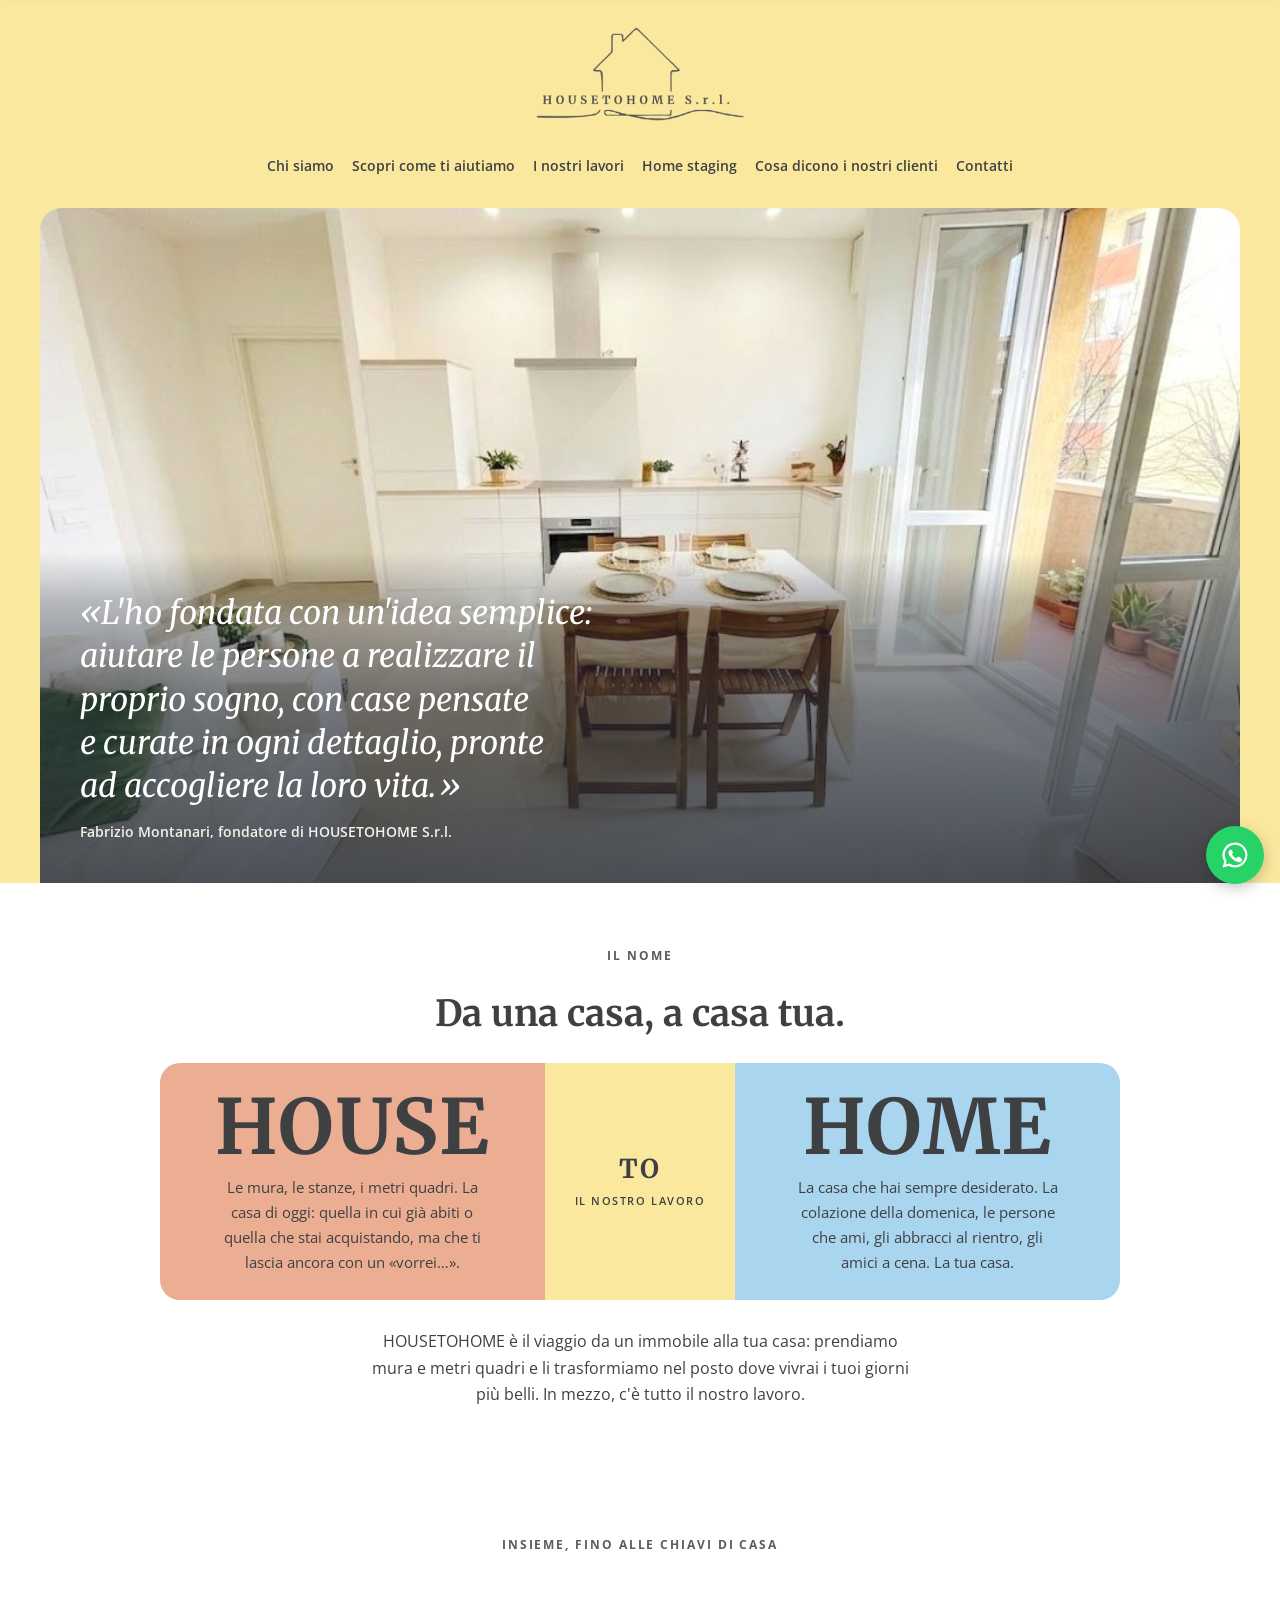
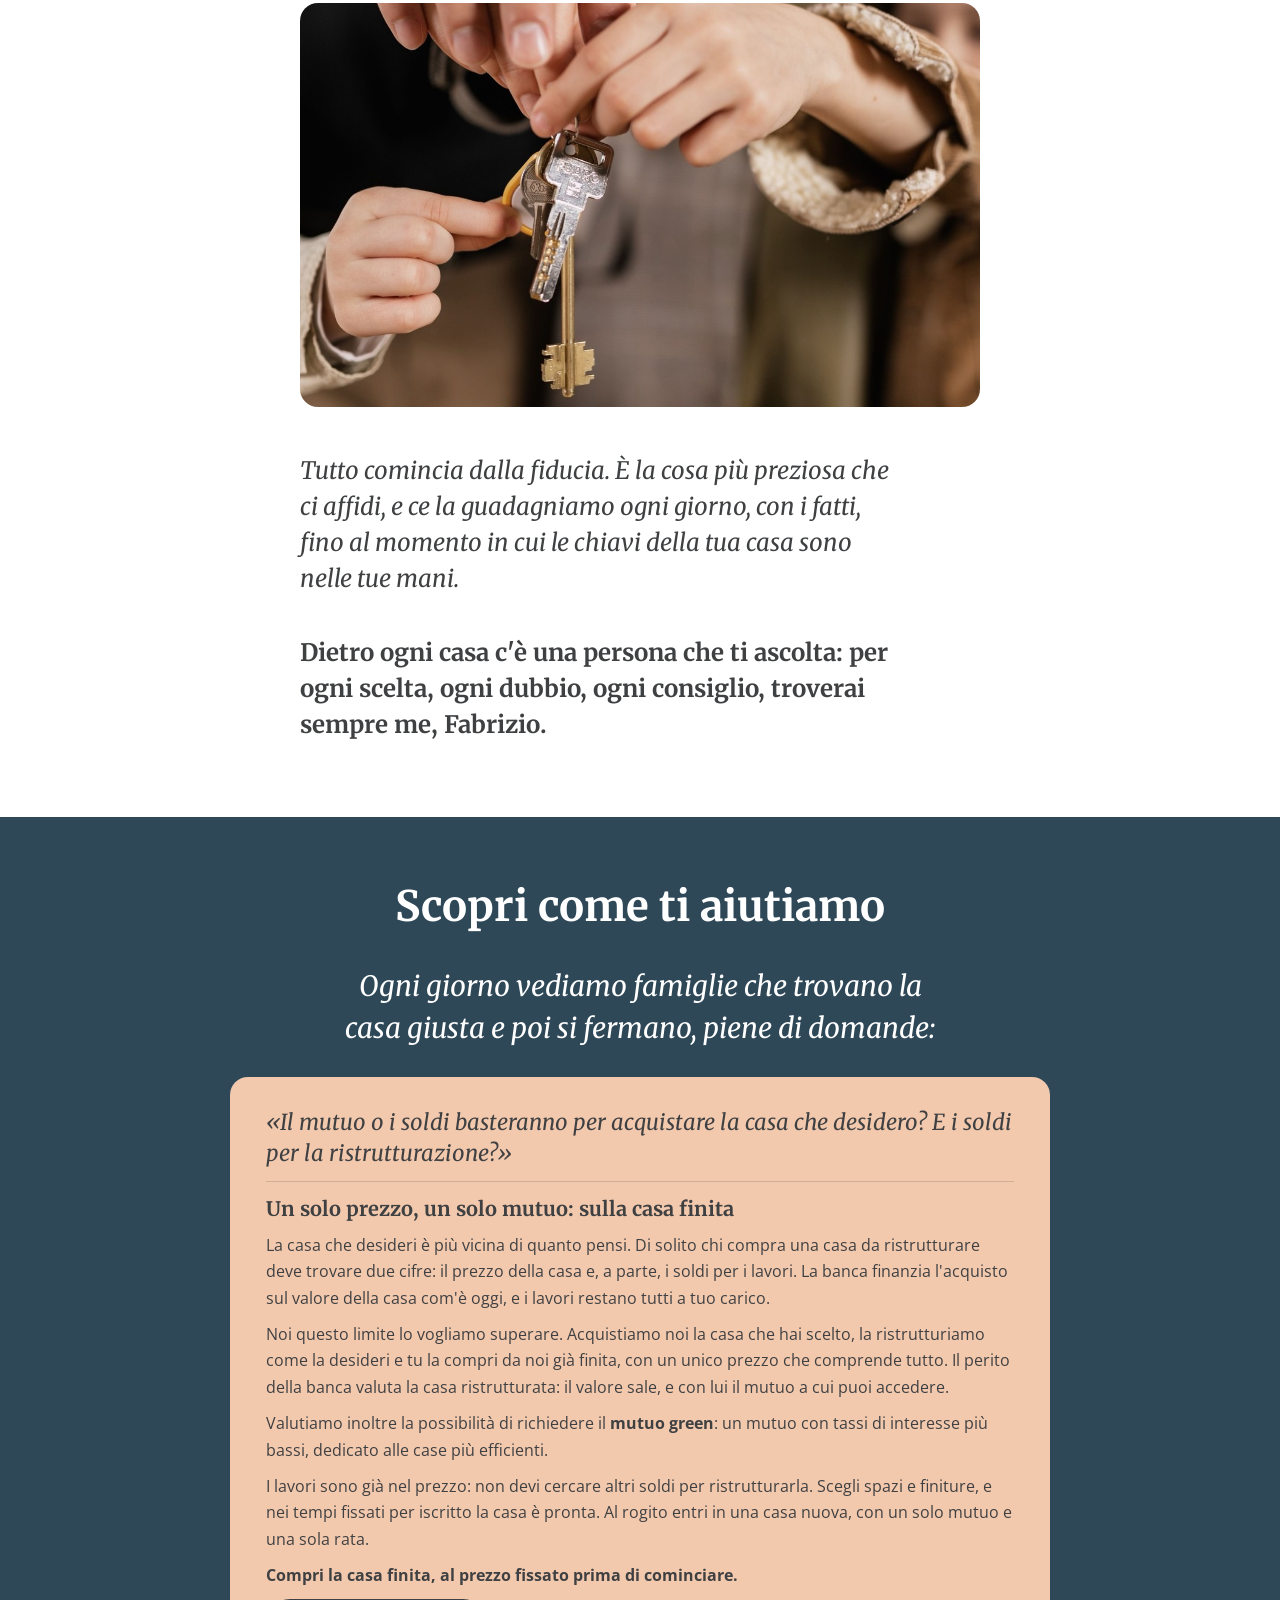
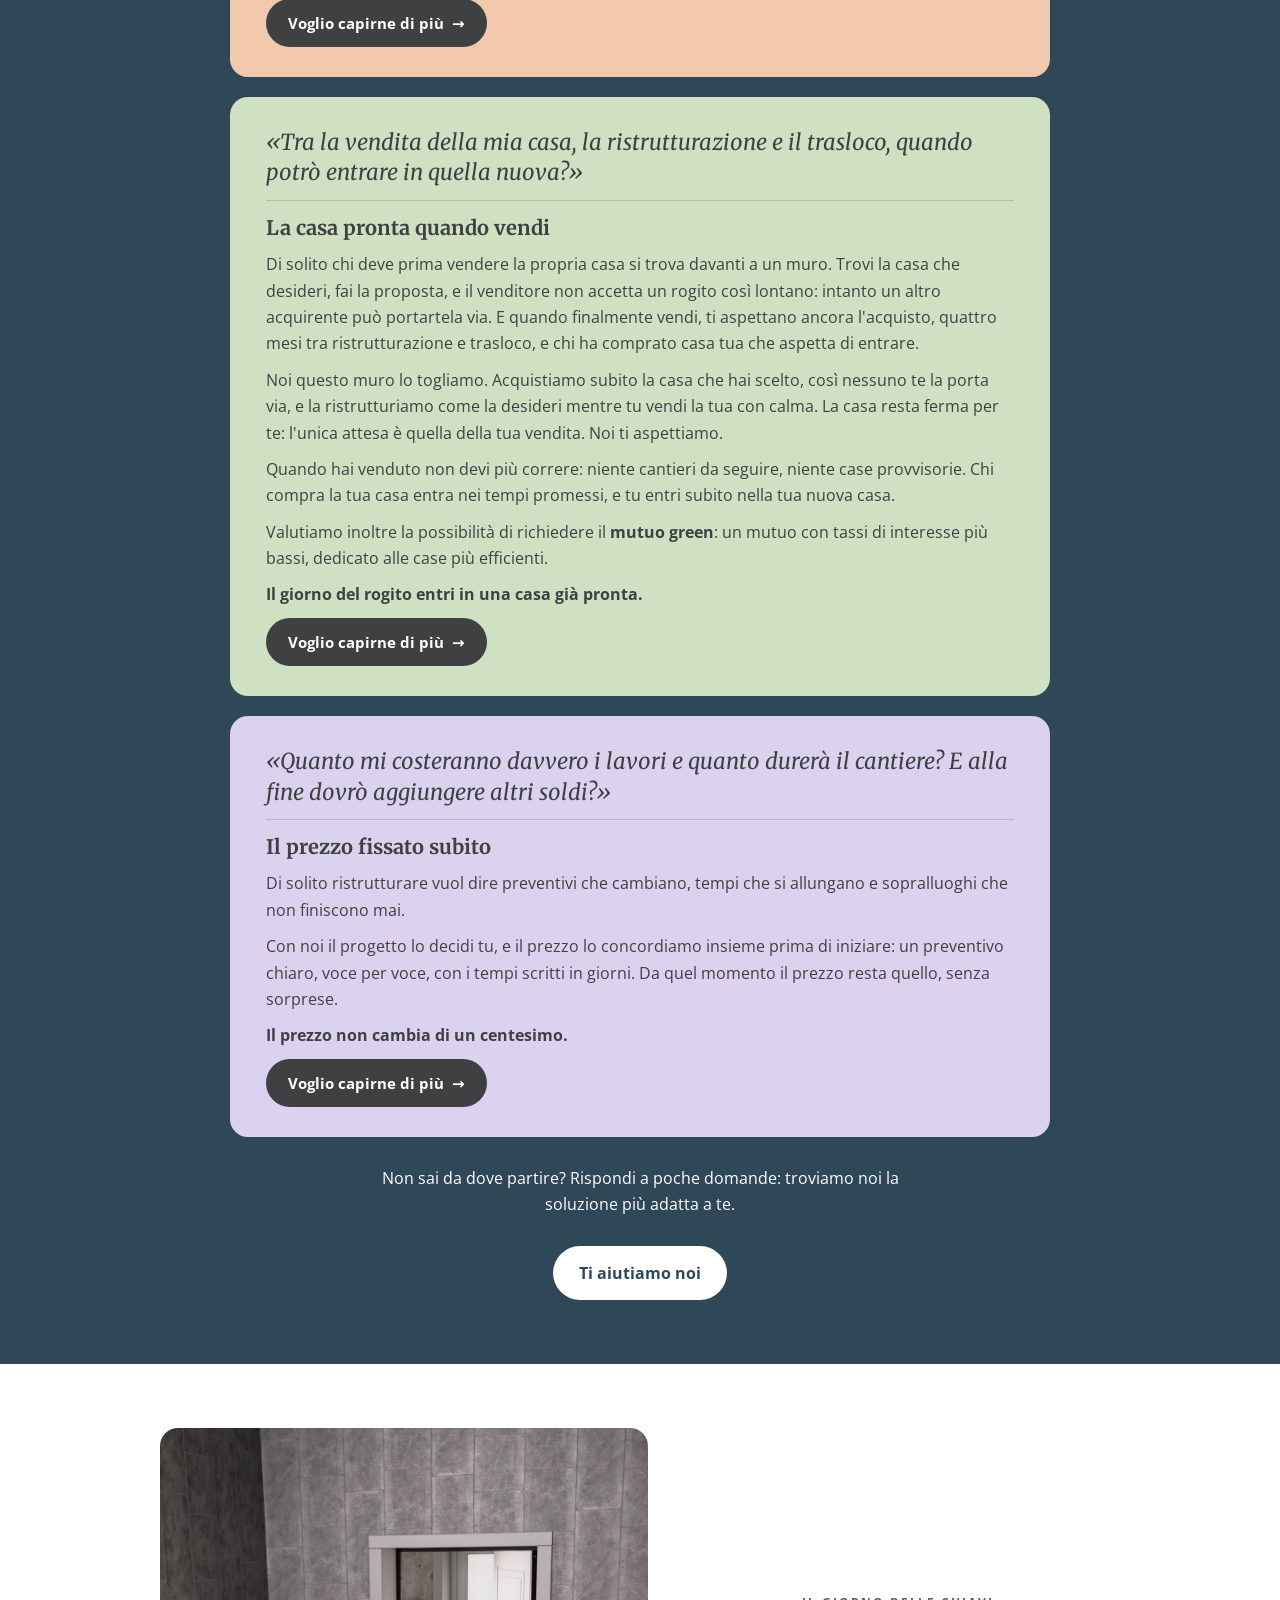
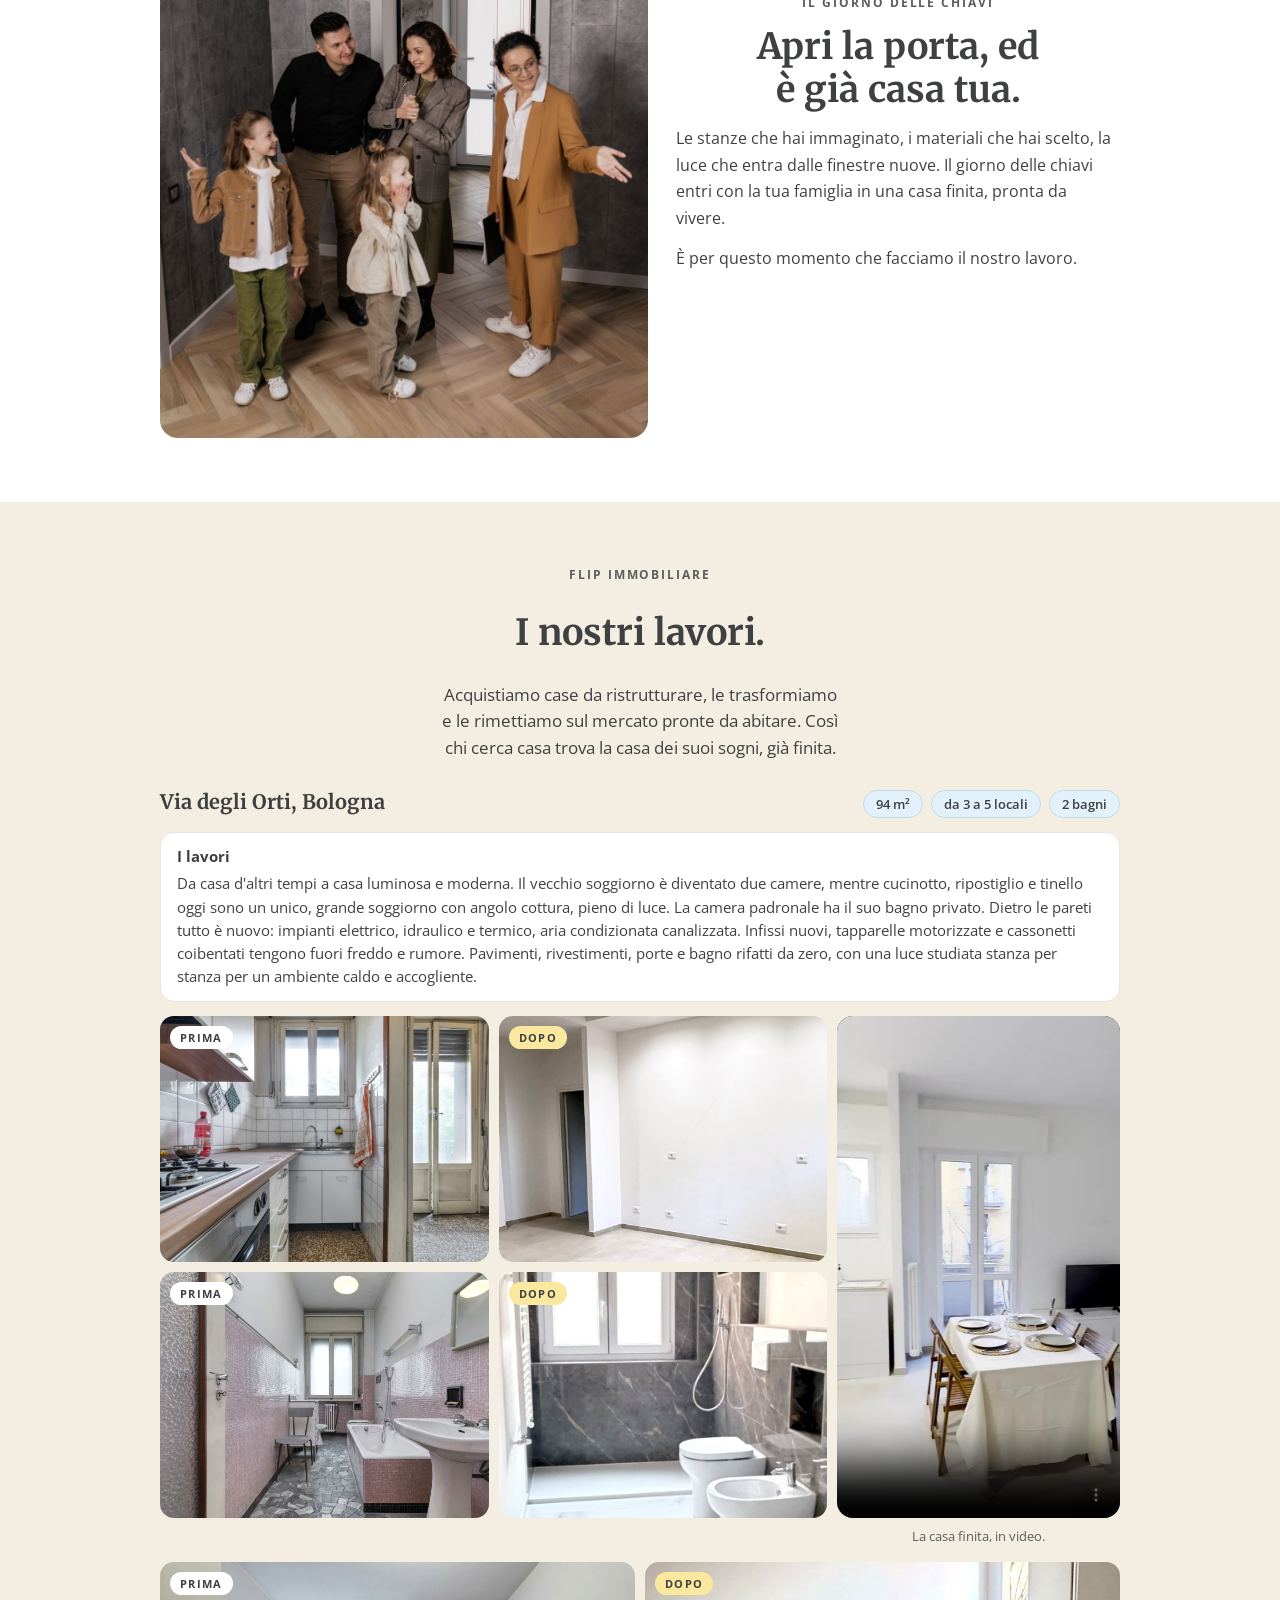
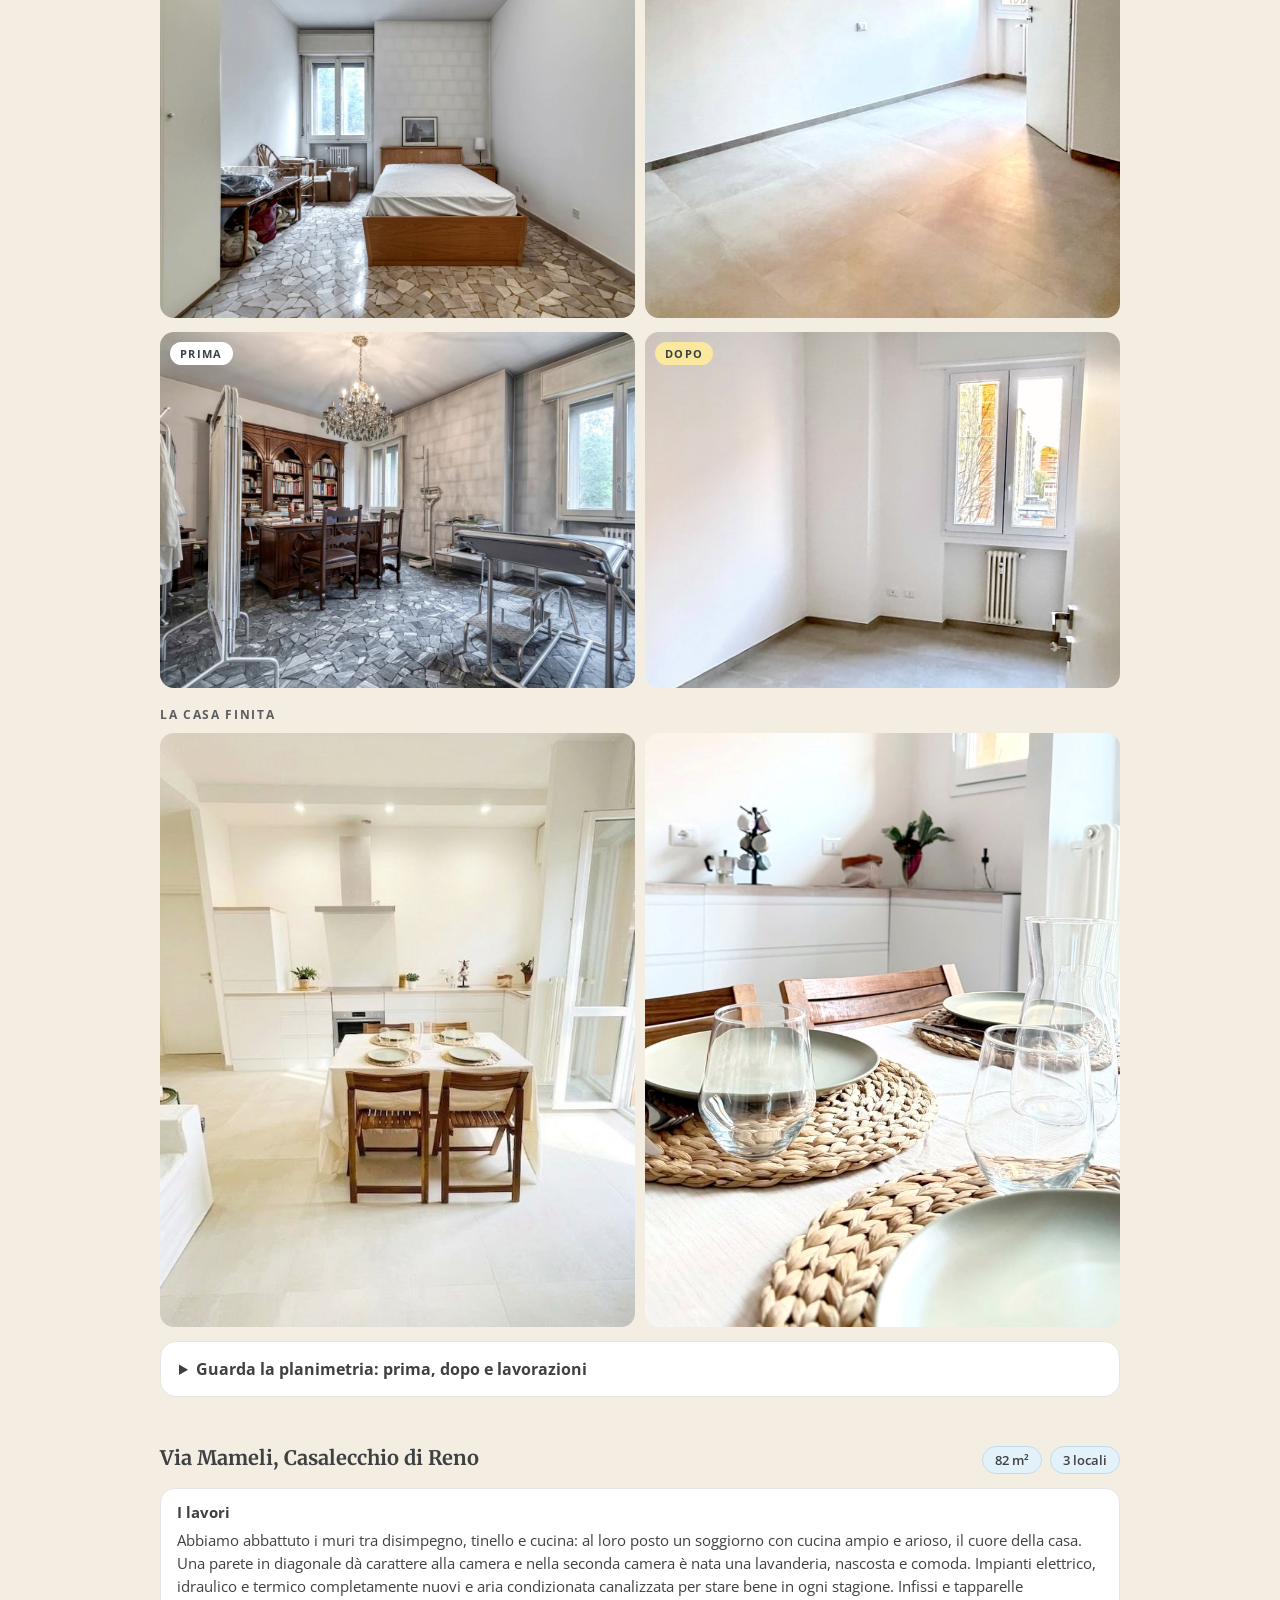
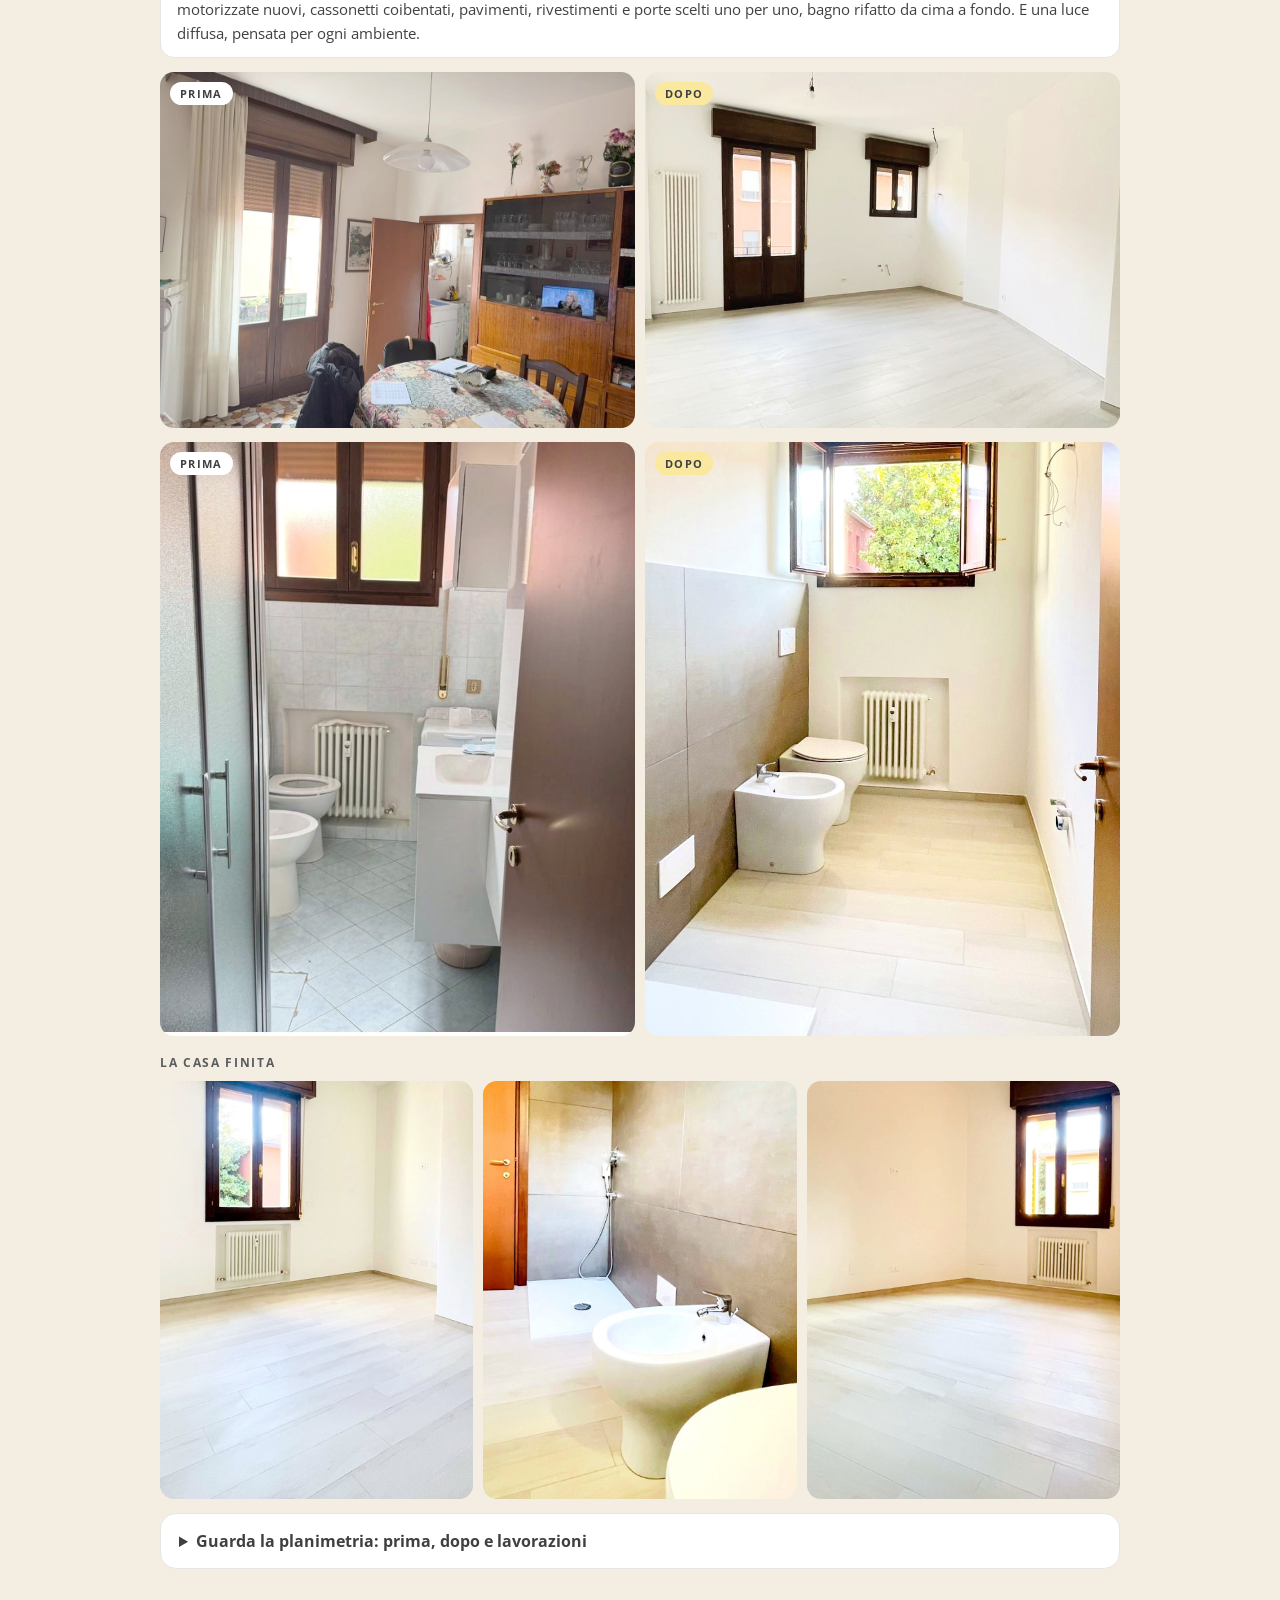
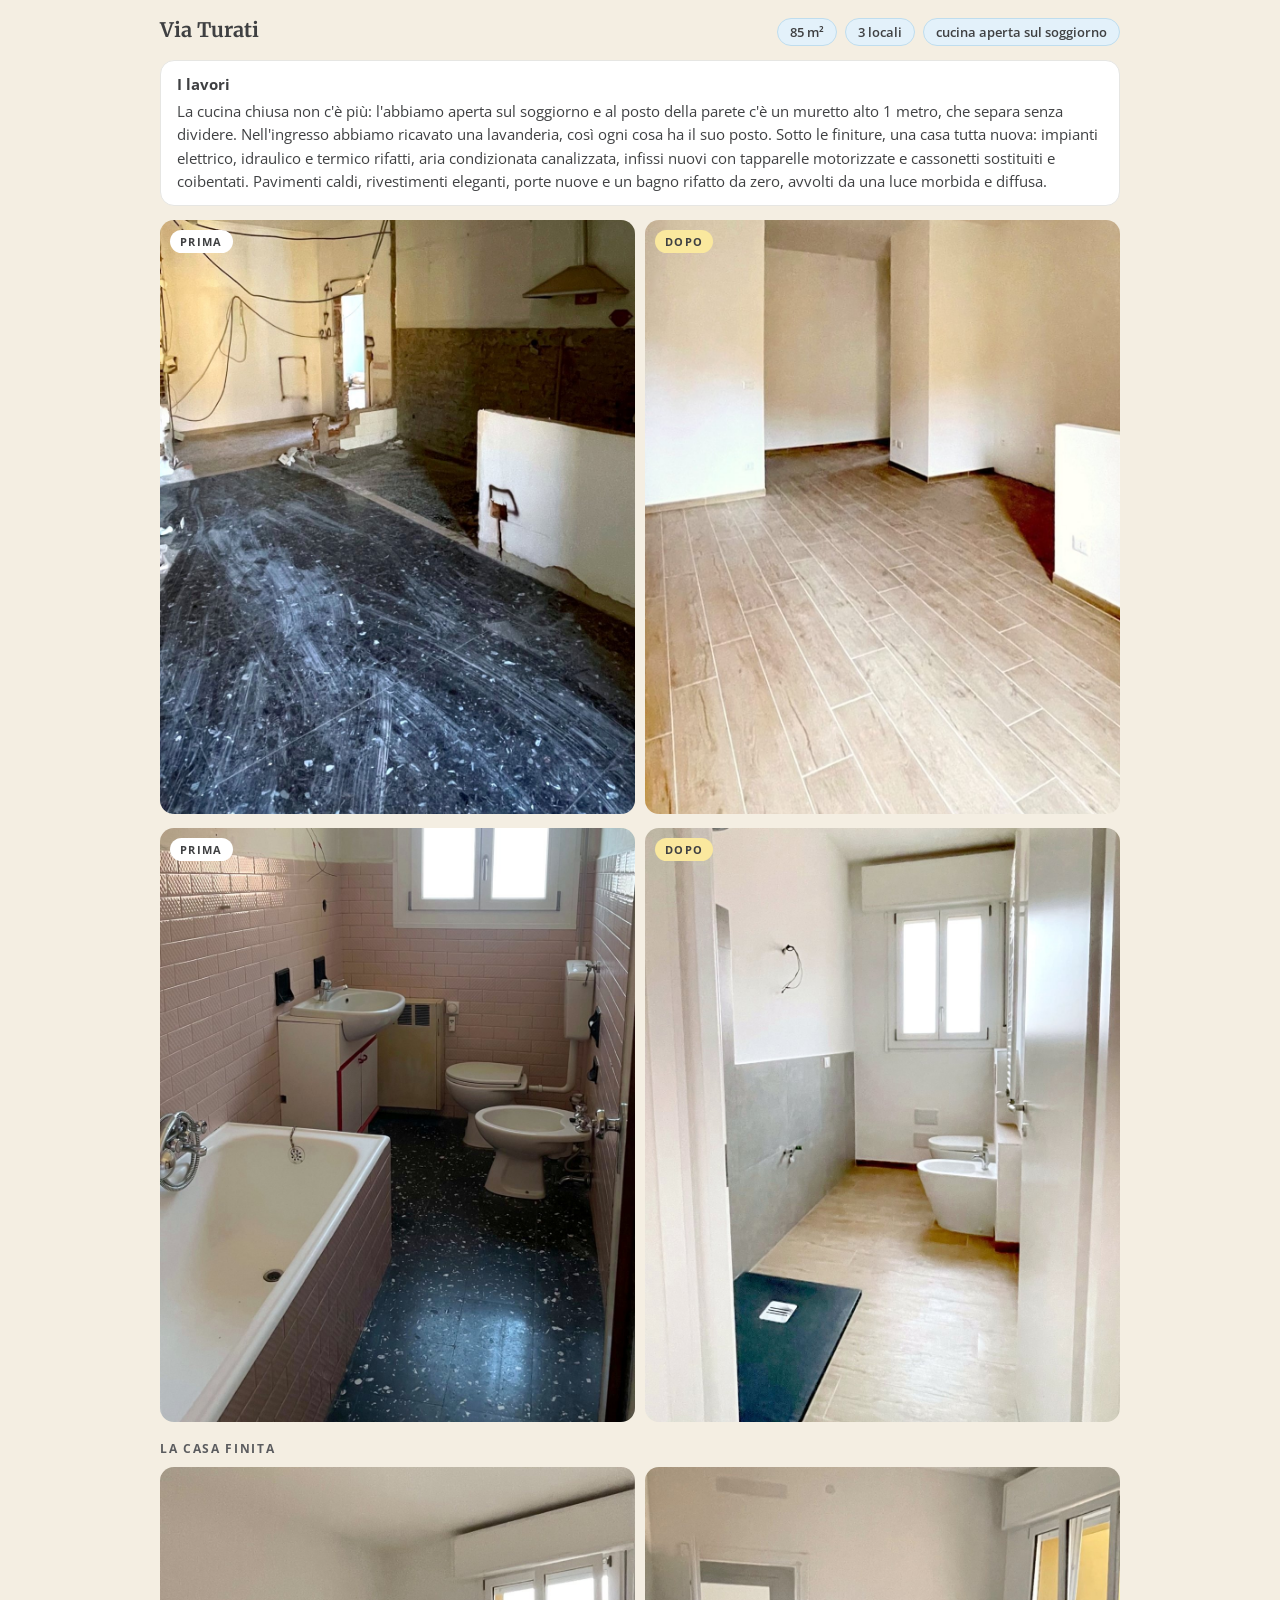
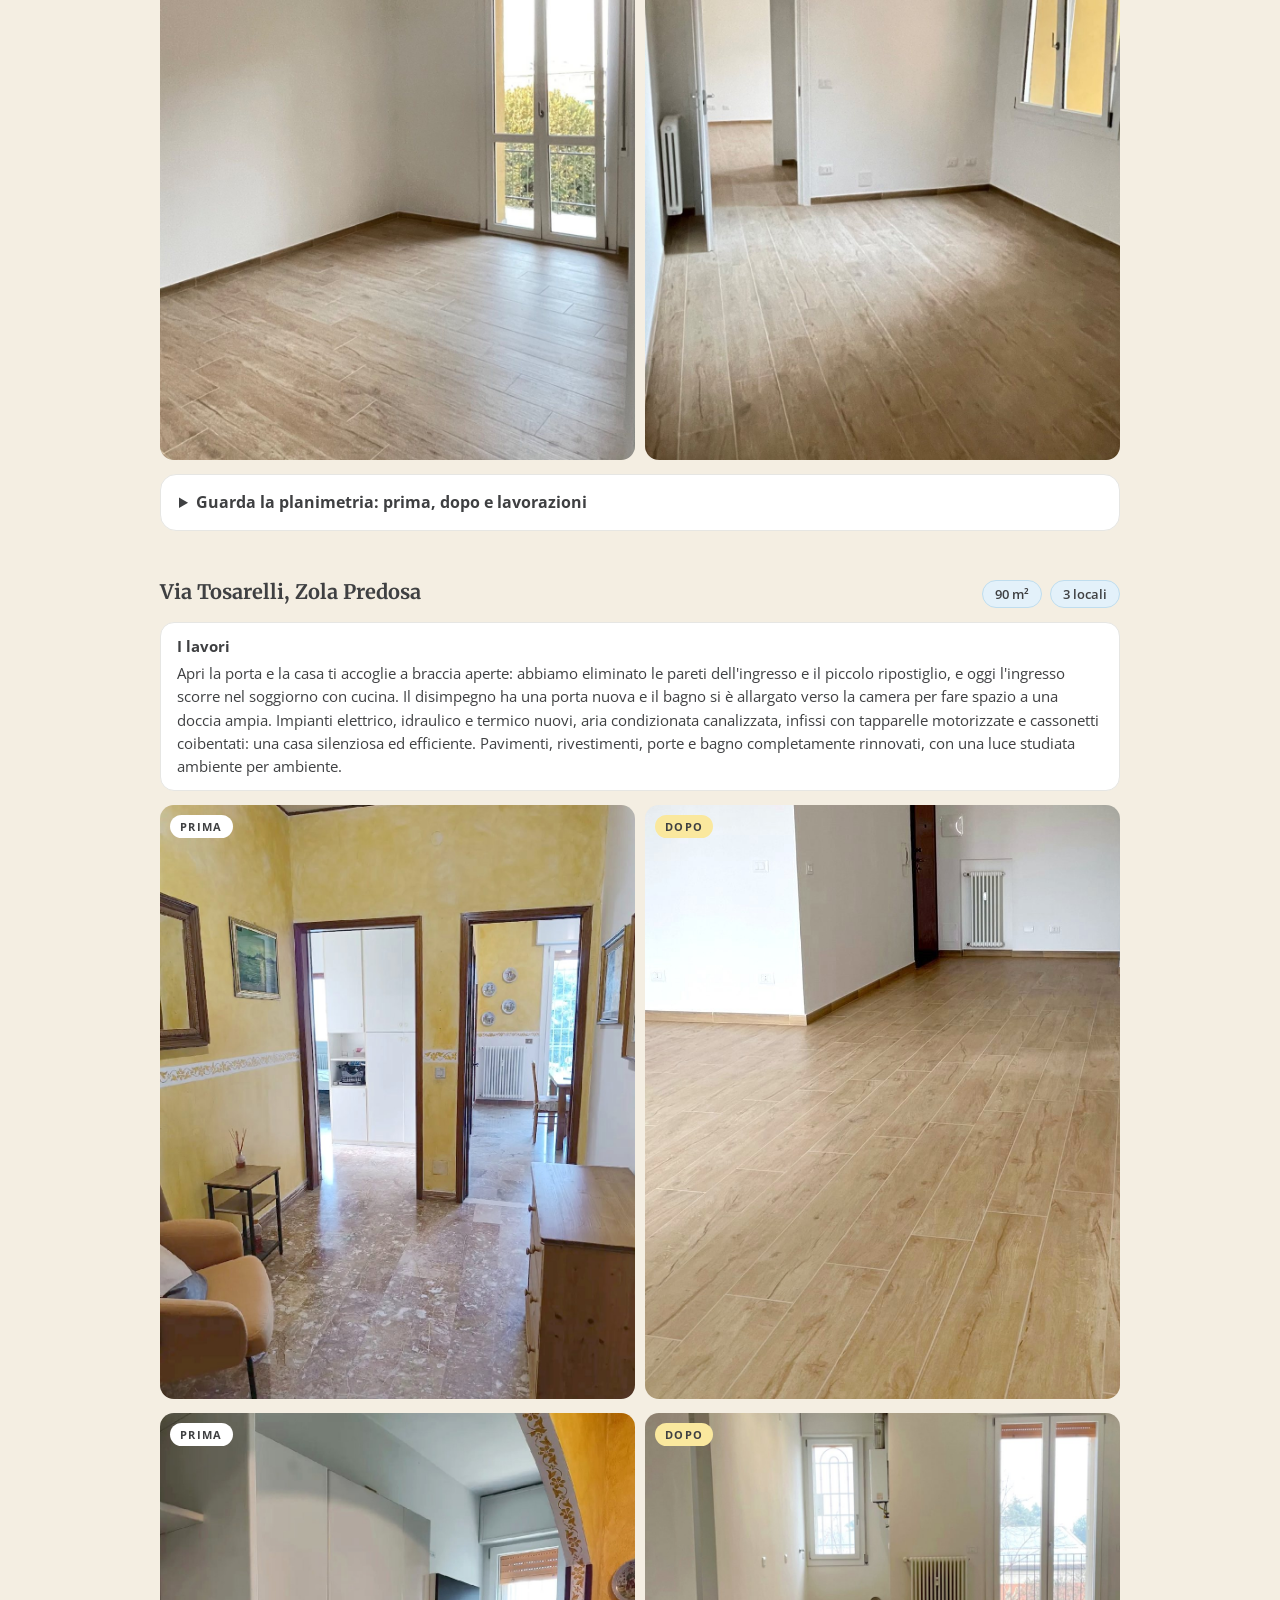
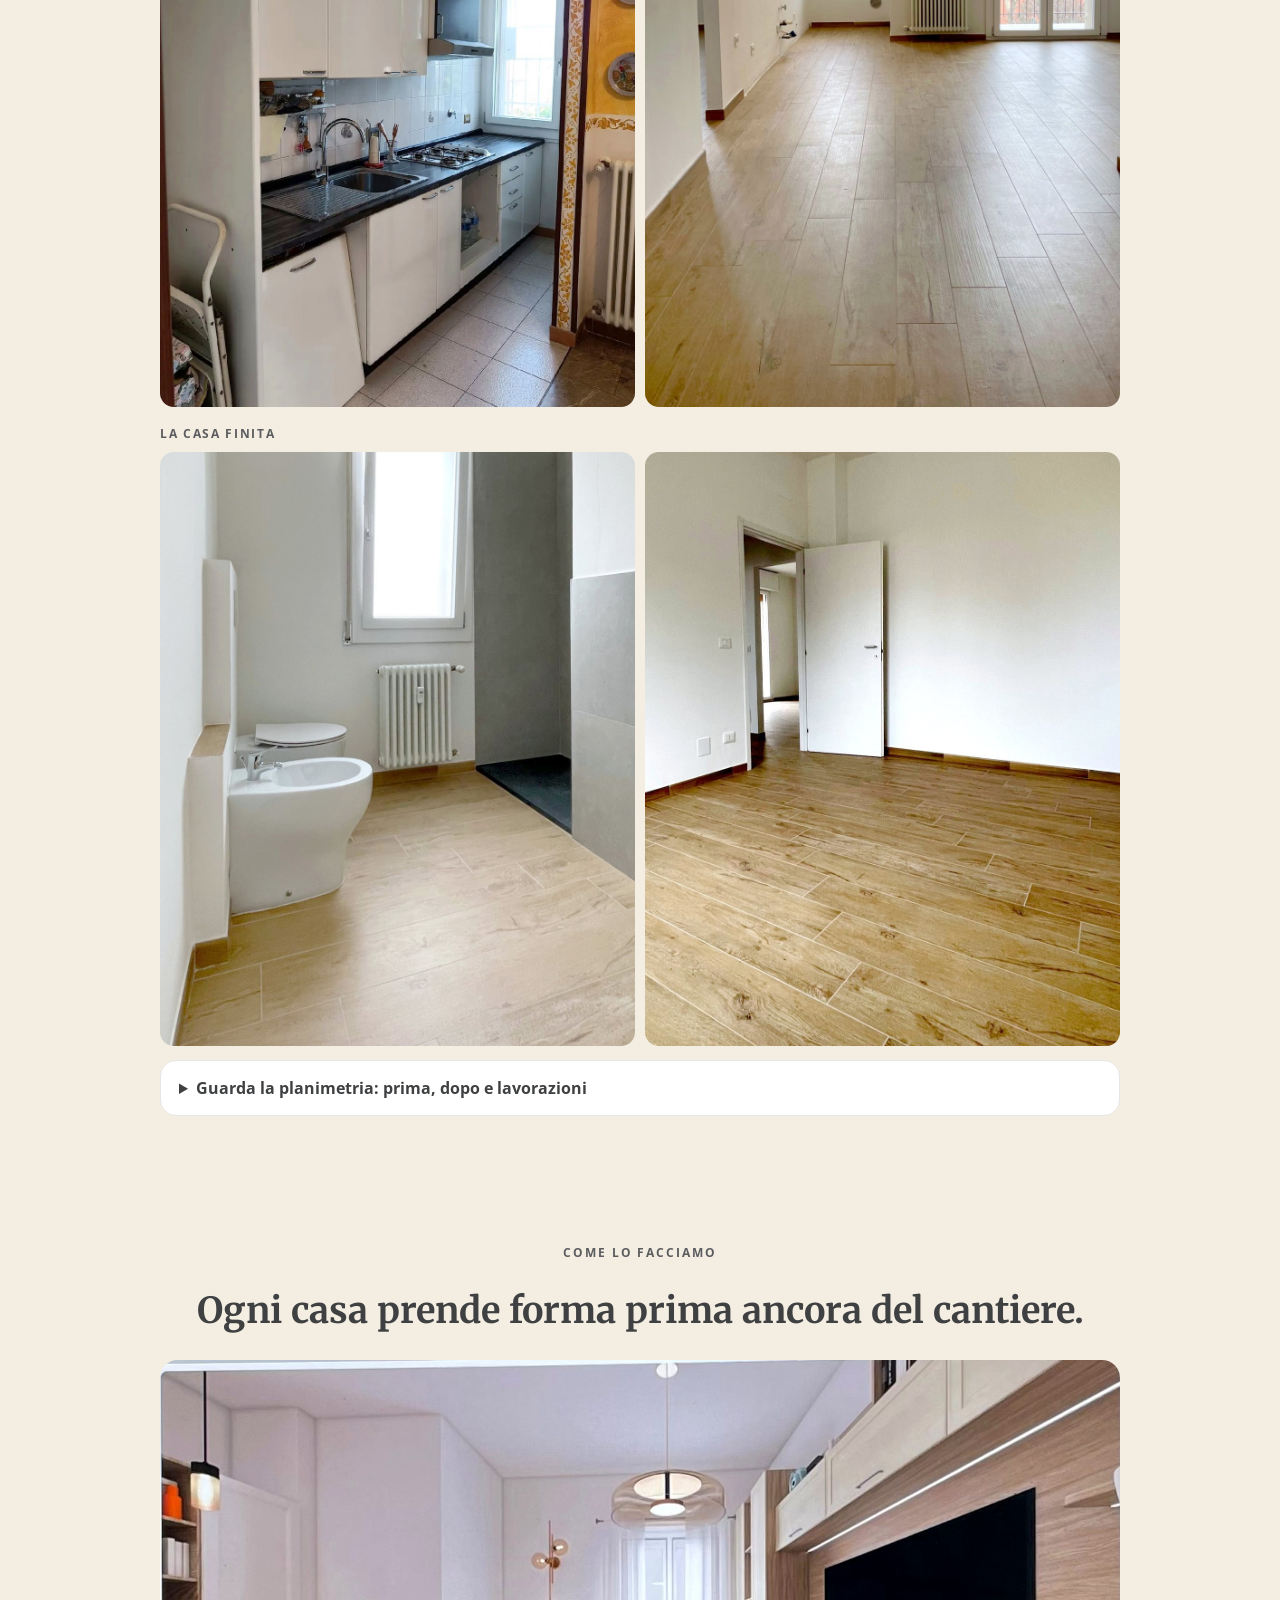
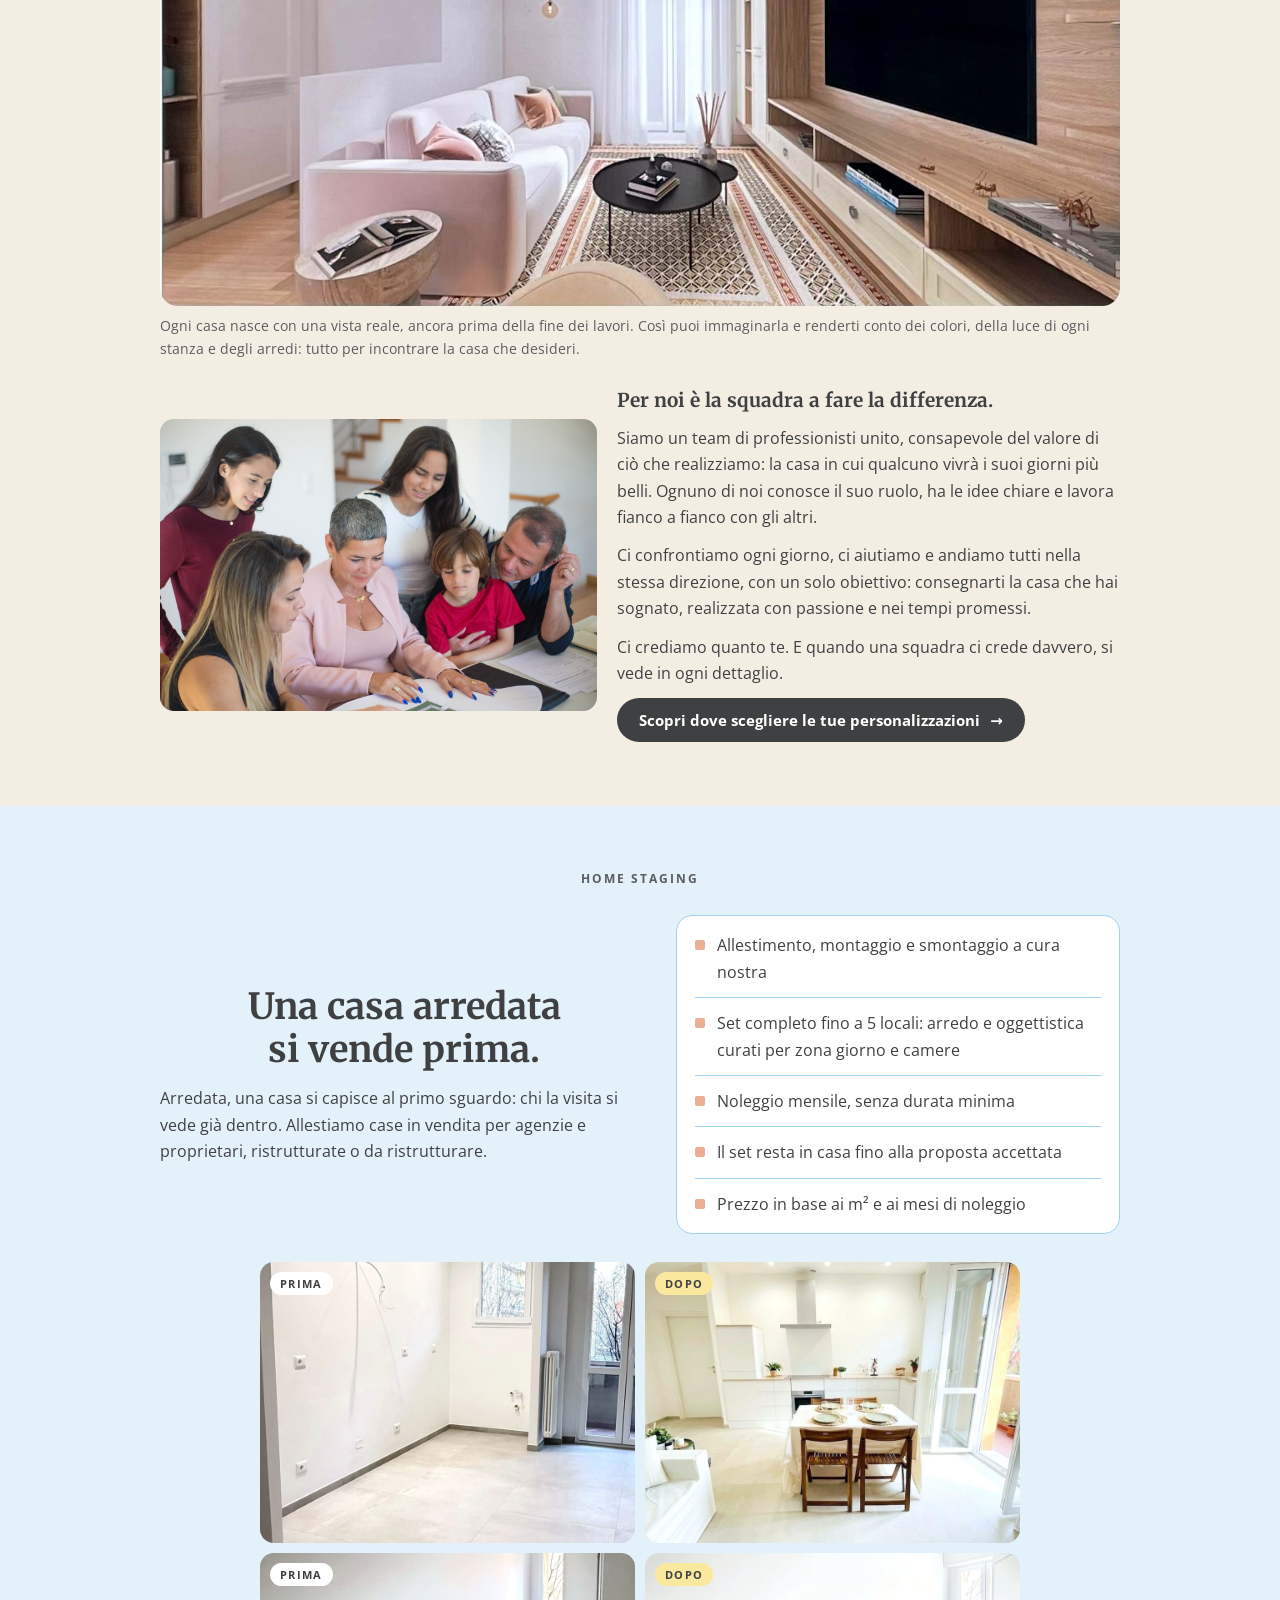
<file: index.html>
<!doctype html>
<html lang="it">
<head>
<meta charset="utf-8">
<meta name="google-site-verification" content="aj2bm6ot1Yf2bOEsl0OX-1LuvvVsVZ0EU2ntM0JwqaY" />
<meta name="format-detection" content="telephone=no">
<meta name="viewport" content="width=device-width, initial-scale=1, viewport-fit=cover">
<title>HOUSETOHOME S.r.l.</title>
<meta name="claude:viewport-fit-sides" content="cover">
<meta name="description" content="HOUSETOHOME S.r.l., Bologna: flip immobiliare, soluzioni per comprare la casa dei tuoi sogni e home staging.">
<link rel="stylesheet" href="assets/fonts.css">
<style>
/* Layout: fasce piene (giallo, azzurro, mattone, blu) che si alternano, contenuto in colonna centrale; il nome HOUSE → HOME è il momento tipografico */
:root{
  --pl-wall:#3F4042; --pl-old:#ECE7DA; --pl-live:#FAE89E; --pl-bed:#CBE8FA; --pl-bath:#F9DCCB; --pl-door:#ECE7DA; --pl-win:#8FCBEA;
  --yellow:#FAE89E; --yellow-soft:#FAE89E; --yellow-deep:#E9CC5A; --azzurro:#A9D5EF; --azzurro-soft:#E3F1FA; --mattone:#EBAE93; --mattone-soft:#FBE6DC; --blu:#A7BCE3; --blu-2:#2A4E8A; --paper:#FFFFFF; --beige:#F4EEE2; --salvia:#CFE0C3; --pesca:#F3C9AE; --lilla:#DAD2EE; --petrolio:#2F4858; --pastello:#FAE89E; --card:#FFFFFF; --ink:#3F4042; --ink-soft:#5B5C5F; --rule:#E6E6E3; --ph:#EFEADA;
  --display:'Merriweather', Georgia, 'Times New Roman', serif;
  --body:'Open Sans', system-ui, -apple-system, 'Segoe UI', sans-serif;
  color-scheme: light;
}
*{box-sizing:border-box}
html{scroll-behavior:auto}
@media (prefers-reduced-motion: reduce){html{scroll-behavior:auto}}
body{margin:0;background:var(--paper);color:var(--ink);font-family:var(--body);font-size:16px;line-height:1.65}
.band{padding-left:max(16px, env(safe-area-inset-left, 0px));padding-right:max(16px, env(safe-area-inset-right, 0px))}
.wrap{max-width:960px;margin:0 auto}
.narrow{max-width:680px}
.yellow{background:var(--yellow-soft)}
.dark{background:var(--paper);color:var(--ink)}
.azz{background:var(--azzurro-soft)}
.matt{background:var(--mattone-soft)}
h1,h2,h3{font-family:var(--display);font-weight:700;text-wrap:balance;margin:0}
h1{font-size:clamp(32px,7vw,54px);line-height:1.12}
h2{font-size:clamp(26px,5vw,36px);line-height:1.2}
h3{font-size:20px;line-height:1.3}
p{margin:0}
a{color:inherit}
.quote.center-q{text-align:center;margin-left:auto;margin-right:auto}
.steps-title{text-align:center;font-size:clamp(20px,3vw,24px);margin:0 0 4px}
.steps + .quote{margin-top:28px}
.rev{display:flex;flex-direction:column;align-items:center;gap:18px;text-align:center}
.rev-lead{max-width:56ch;margin:0;color:var(--ink-soft)}
.rev-list{display:grid;gap:14px;width:100%}
.rev-list:empty{display:none}
.rev-btn{border:2px solid var(--ink)}
[hidden]{display:none!important}
.sec-title{text-align:center;font-size:clamp(30px,5vw,42px);margin:0 0 6px}
.eyebrow{font:700 12px var(--body);letter-spacing:.16em;text-transform:uppercase;color:var(--ink-soft);margin:0}
.dark .eyebrow{color:var(--ink-soft)}
.prose{display:flex;flex-direction:column;gap:14px;max-width:62ch}
.lead{font-size:19px;line-height:1.55;max-width:40ch}
section .wrap{padding-block:64px;display:flex;flex-direction:column;gap:28px}
:focus-visible{outline:3px solid var(--ink);outline-offset:3px}

/* testata */
header .wrap{padding-block:26px 56px;display:flex;flex-direction:column;align-items:center;gap:30px;text-align:center}
.logo{width:210px;height:auto;display:block}
nav ul{list-style:none;margin:0;padding:0;display:flex;flex-wrap:wrap;justify-content:center;gap:6px 18px}
nav a{font:600 14px var(--body);text-decoration:none;border-bottom:2px solid transparent;padding-bottom:2px}
nav a:hover{border-color:var(--ink)}
header .wrap{padding-bottom:30px}
.hero-photo{position:relative;border-radius:22px 22px 0 0;overflow:hidden;aspect-ratio:16/10;max-width:100%;background:var(--ph)}
.hero-photo img{width:100%;height:100%;object-fit:cover;display:block}
@media (min-width:1000px){.hero-photo{width:min(1200px,calc(100vw - 48px));margin-left:50%;transform:translateX(-50%);aspect-ratio:16/9;max-width:none}}
.hero-text{position:absolute;inset:auto 0 0 0;padding:clamp(20px,4vw,40px);display:flex;flex-direction:column;gap:12px;color:#FFFFFF;background:linear-gradient(to top, rgba(40,44,52,.82), rgba(40,44,52,.62) 55%, rgba(40,44,52,.3) 85%, rgba(40,44,52,0))}
.hero-text h1{color:#FFFFFF;max-width:16ch}
.hero-text h1.hero-quote{font:400 italic clamp(22px,3.2vw,32px)/1.35 var(--display);max-width:30ch;margin:0}
.hero-sign{margin:0;font-weight:600;font-size:14px;color:#F4F2EA}
.hero-text .lead{color:#F4F2EA;font-size:17px}
@media (max-width:620px){
  .hero-photo{aspect-ratio:auto;display:flex;flex-direction:column;background:var(--azzurro-soft);border-radius:18px 18px 0 0}
  .hero-photo img{aspect-ratio:4/3;height:auto}
  .hero-text{position:static;background:var(--azzurro-soft)}
  .hero-text,.hero-text h1,.hero-text .lead,.hero-sign{color:var(--ink)!important}
}

.keys-grid{display:grid;grid-template-columns:1fr;gap:28px;align-items:center}
.family{margin:0;aspect-ratio:4/5;max-width:100%;border-radius:18px;overflow:hidden;background:var(--ph)}
.family img{width:100%;height:100%;object-fit:cover;display:block}
.slot{height:100%;display:flex;flex-direction:column;align-items:center;justify-content:center;gap:6px;text-align:center;padding:16px;border:2px dashed var(--azzurro);background:var(--card);border-radius:18px;color:var(--ink-soft)}
.slot b{font:700 18px var(--display);color:var(--ink)}
@media (min-width:720px){.keys-grid{grid-template-columns:1.1fr 1fr}}

/* il nome */
.name{display:grid;grid-template-columns:1fr auto 1fr;align-items:stretch;gap:0;border-radius:20px;overflow:hidden}
.name > div{padding:26px clamp(14px,3vw,28px);display:flex;flex-direction:column;align-items:center;justify-content:center;text-align:center;gap:10px;min-width:0}
.name .word{font:700 clamp(34px,8.5vw,76px)/1 var(--display);letter-spacing:.02em}
.name .to{display:grid;place-items:center;padding-inline:clamp(10px,3vw,30px);background:var(--yellow)}
.name .to span{font:700 clamp(18px,3.4vw,26px)/1 var(--display);letter-spacing:.06em}
.name .to small{display:block;font:600 11px var(--body);letter-spacing:.14em;text-transform:uppercase;margin-top:8px;text-align:center}
.name p{font-size:15px;max-width:30ch}
.name .house{background:var(--mattone);color:var(--ink)}
.name .home{background:var(--azzurro);color:var(--ink)}


/* perché */
.quote{font:400 italic clamp(21px,3.6vw,28px)/1.5 var(--display);max-width:34ch;margin:0}
.sign{font-weight:600}
.mamma{margin:8px 0;padding:22px 24px;background:var(--mattone-soft);color:var(--ink);border-radius:18px;display:flex;flex-direction:column;gap:8px;max-width:52ch}
.fiducia{margin:22px 0 0;border-radius:18px;overflow:hidden;max-width:720px}
.fiducia img{display:block;width:100%;height:auto}
.trust{font:400 italic clamp(19px,3.2vw,24px)/1.5 var(--display);max-width:40ch;margin:18px 0 10px}
.trust.me{font-style:normal;font-weight:700;margin-top:0}
.mamma blockquote{margin:0;font:400 italic clamp(18px,3vw,22px)/1.5 var(--display)}
.mamma figcaption{font:700 12px var(--body);letter-spacing:.16em;text-transform:uppercase;color:var(--ink-soft)}
.work > .pair{max-width:none}
.gallery.two{grid-template-columns:1fr 1fr}
.gallery.two .shot{aspect-ratio:4/5}
.gallery.one{grid-template-columns:1fr;max-width:340px}
.gallery.two .shot:nth-child(3){display:block}
.plans{background:var(--paper);border:1px solid var(--rule);border-radius:16px;padding:14px 18px}
.plans summary{cursor:pointer;font-weight:700}
.plan-pair{display:grid;grid-template-columns:1fr;gap:18px;margin-top:14px}
.plan-pair figure{margin:0;display:flex;flex-direction:column;gap:6px;min-width:0}
.plan-pair figcaption{font:700 12px var(--body);letter-spacing:.14em;text-transform:uppercase;color:var(--ink-soft)}
.plan-svg{width:100%;height:auto;display:block}
.plan-tabs{display:flex;flex-wrap:wrap;gap:8px;margin:14px 0 10px}
.plan-tabs button{font:700 14px var(--body);padding:8px 16px;border-radius:999px;border:2px solid var(--ink);background:transparent;color:var(--ink);cursor:pointer}
.plan-tabs button[aria-selected="true"]{background:var(--blu);color:var(--ink)}
.plan-stage{background:#F4F1EA;border-radius:14px;padding:10px;overflow:hidden}
.plan-3d{width:100%;min-height:240px;display:grid;place-items:center;color:var(--ink-soft)}
.plan-stage img{width:100%;height:auto;display:block;border-radius:10px}
.plan-3d canvas{display:block;width:100%!important;height:auto!important;border-radius:10px;touch-action:none}
.lavori{background:var(--paper);border:1px solid var(--rule);border-radius:14px;padding:12px 16px;margin:0}
.lavori p{margin:0;font-size:15px;line-height:1.55}
.lavori .lav-t{font-weight:700;margin-bottom:4px}
.plan-note{font-size:13px;color:var(--ink-soft);margin-top:8px}
.plan-svg .rl{font:700 15px var(--body);fill:var(--ink)}
.plan-svg .rs{font:700 12px var(--body);fill:var(--ink)}
.plan-svg .ri{font:600 11px var(--body);fill:var(--ink-soft)}
.plan-svg .furn{stroke:#9A8F72;stroke-width:1.5}
.plan-svg .balc{fill:none;stroke:var(--ink);stroke-width:2}
.plan-svg .stair{stroke:var(--ink);stroke-width:1}
@media (min-width:820px){.plan-pair{grid-template-columns:1fr 1fr}}
.render-wrap{display:flex;flex-direction:column;gap:8px}
.render{margin:0;border-radius:18px;overflow:hidden;max-width:100%;background:var(--ph)}
.render img{width:100%;height:auto;display:block}
.render.illus{background:#FFFFFF;max-width:720px;border-radius:18px}
.render-wrap p{font-size:14px;color:var(--ink-soft)}
.staging-pairs{display:flex;flex-direction:column;gap:10px;max-width:760px;width:100%;margin-inline:auto}
.gallery{display:grid;grid-template-columns:repeat(3,1fr);gap:10px}
.gallery .shot{aspect-ratio:3/4}
.sub{font:700 12px var(--body);letter-spacing:.14em;text-transform:uppercase;color:var(--ink-soft);margin:4px 0 -4px}
@media (max-width:520px){.gallery{grid-template-columns:1fr 1fr}.gallery .shot:nth-child(3){display:none}}
.three{display:grid;grid-template-columns:1fr;gap:10px}
.three a{display:grid;grid-template-columns:1fr auto;gap:4px 16px;padding:16px 18px;background:#FAE89E;border:1px solid rgba(63,64,66,.14);border-radius:16px;text-decoration:none}
.three b{font:700 19px var(--display)}
.three span{color:var(--ink-soft);grid-column:1}
.three a:nth-child(1) i{background:var(--blu);color:var(--ink)}.three a:nth-child(2) i{background:var(--azzurro);color:var(--ink)}.three a:nth-child(3) i{background:var(--mattone);color:var(--ink)}
.three i{width:40px;height:40px;border-radius:50%;display:grid;place-items:center;grid-row:1/3;grid-column:2;align-self:center;font-style:normal;font-size:22px}
.three .go{grid-column:1/-1;justify-self:start;margin-top:6px;display:inline-flex;align-items:center;gap:8px;min-height:44px;padding:0 20px;border-radius:999px;background:var(--ink);color:#fff;font:700 15px var(--body);font-style:normal}
.three .go span{color:#fff;grid-column:auto}
.three a:nth-child(1){background:var(--pastello)}.three a:nth-child(2){background:var(--beige)}.three a:nth-child(3){background:var(--azzurro-soft)}
.three a:hover b{text-decoration:underline;text-underline-offset:4px}

/* come: passaggi reali in sequenza */
.steps{list-style:none;margin:0;padding:0;display:grid;grid-template-columns:1fr;gap:14px;counter-reset:s}
.steps li{background:var(--card);border:1px solid var(--rule);border-radius:16px;padding:20px;display:flex;flex-direction:column;gap:8px}
.steps .n{width:38px;height:38px;border-radius:50%;background:var(--yellow);display:grid;place-items:center;font:700 17px var(--display)}
.steps p{color:var(--ink-soft)}
.steps li:nth-child(2) .n{background:var(--azzurro)}
.steps li:nth-child(3) .n{background:var(--mattone)}
.steps li:nth-child(4) .n{background:var(--blu)}
.steps li:nth-child(5) .n{background:var(--yellow)}
.steps li:nth-child(6) .n{background:var(--azzurro)}
.team{display:grid;gap:20px;padding:0;color:var(--ink)}
.team h3{color:var(--ink)}
.team h3{font-size:19px}
.pers-link{display:inline-flex;align-items:center;gap:10px;min-height:44px;padding:12px 22px;line-height:1.3;border-radius:999px;background:var(--ink);color:#fff;font-weight:700;font-size:15px;text-decoration:none;scroll-margin-top:90px}
.team-txt{display:flex;flex-direction:column;gap:12px;max-width:62ch;min-width:0}
.team-img{margin:0;border-radius:14px;overflow:hidden}
.team-img img{display:block;width:100%;height:100%;object-fit:cover}
@media (min-width:820px){.team{grid-template-columns:1fr 1.15fr;align-items:center}}

/* flip: case finite */
.works{display:flex;flex-direction:column;gap:48px}
.work{display:flex;flex-direction:column;gap:14px}
.work-head{display:flex;flex-wrap:wrap;align-items:baseline;justify-content:space-between;gap:4px 18px}
.facts{display:flex;flex-wrap:wrap;gap:8px}
.facts span{font:600 13px var(--body);background:var(--azzurro-soft);border:1px solid #BFDDEE;border-radius:999px;padding:4px 12px;font-variant-numeric:tabular-nums}
.pair{display:grid;grid-template-columns:1fr 1fr;gap:10px}
.shot{position:relative;aspect-ratio:4/3;max-width:100%;border-radius:14px;overflow:hidden;background:var(--ph);margin:0}
.pair.tall .shot{aspect-ratio:4/5}
.shot img{width:100%;height:100%;object-fit:cover;display:block}
.shot .tag{position:absolute;left:10px;top:10px;font:700 11px var(--body);letter-spacing:.12em;text-transform:uppercase;background:var(--card);color:var(--ink);padding:4px 10px;border-radius:999px}
.shot .tag.dopo{background:var(--yellow)}
.orti{display:grid;grid-template-columns:1fr;gap:10px}
.video{margin:0;display:flex;flex-direction:column;gap:8px;align-items:center}
.video video{width:100%;max-width:320px;aspect-ratio:9/16;border-radius:16px;background:#1d1d1e;display:block}
.video figcaption{font-size:13px;color:var(--ink-soft)}

/* ti aiutiamo */
.dark .prose p{color:var(--ink)}
.dark .quote{color:var(--ink)}
.thoughts{list-style:none;margin:0;padding:0;display:grid;grid-template-columns:1fr;gap:10px;max-width:none}
.thoughts li{font:400 italic 17px/1.5 var(--display);color:var(--ink);background:var(--blu);border-radius:12px;padding:12px 16px}
@media (min-width:720px){.thoughts{grid-template-columns:repeat(3,1fr)}}
.ways{display:grid;grid-template-columns:1fr;gap:14px}
#ti-aiutiamo{background:var(--petrolio)}
#ti-aiutiamo .sec-title,#ti-aiutiamo .quote,#ti-aiutiamo .prose p{color:#fff}
.way{border-radius:18px;padding:22px;display:flex;flex-direction:column;gap:10px;background:var(--pesca);color:var(--ink)}
.way:nth-child(2){background:var(--salvia)}
.way:nth-child(3){background:var(--lilla)}
#ti-aiutiamo .ctas .btn.solid{background:#fff;color:var(--petrolio);border-color:#fff}
.way .q{font:400 italic 16px/1.5 var(--display);opacity:.85}
.way .problem{font:400 italic clamp(19px,2.2vw,22px)/1.4 var(--display);margin:0 0 4px;padding-bottom:12px;border-bottom:1px solid rgba(63,64,66,.2)}
.way .you{font-weight:700}
.way .more{margin-top:auto;align-self:flex-start;display:inline-flex;align-items:center;gap:8px;min-height:48px;padding:0 22px;border-radius:999px;background:var(--ink);color:#FFFFFF;font:700 15px var(--body);text-decoration:none}
.way .more:hover{opacity:.9}
.way .more:focus-visible{outline:3px solid var(--ink);outline-offset:3px}
.ctas{display:flex;flex-wrap:wrap;gap:12px}
.ctas.center{justify-content:center}
.btn{display:inline-flex;align-items:center;justify-content:center;min-height:54px;padding:0 26px;border-radius:999px;font:700 16px var(--body);text-decoration:none}
.btn.solid{background:var(--yellow);color:var(--ink)}
.btn.line{border:2px solid var(--ink);color:var(--ink)}
.btn.ink{background:var(--blu);color:var(--ink)}
.btn.matt-btn{background:var(--ink);color:#fff;border:0}
.btn:hover{opacity:.9}
.c-wa,.c-tel,.c-mail{gap:9px;box-shadow:0 4px 12px rgba(63,64,66,.16);transition:transform .15s ease,box-shadow .15s ease}
.c-wa:hover,.c-tel:hover,.c-mail:hover{opacity:1;transform:translateY(-2px);box-shadow:0 8px 18px rgba(63,64,66,.2)}
.btn.c-wa{background:#25D366;color:#fff}
.btn.c-tel{background:var(--ink);color:#fff}
.btn.c-mail{background:#fff;color:var(--ink)}
@media (max-width:620px){.contact .ctas{flex-wrap:nowrap;gap:8px}.contact .ctas .btn{flex:1 1 0;min-width:0;flex-direction:column;gap:4px;min-height:68px;padding:8px 4px;border-radius:20px;font-size:14px}}
.dark :focus-visible{outline-color:var(--ink)}

/* home staging */
.staging{display:grid;grid-template-columns:1fr;gap:28px}
.list{list-style:none;margin:0;padding:4px 18px;display:flex;flex-direction:column;gap:0;background:#fff;border:1px solid #9FD2F0;border-radius:16px}
.list li{padding:12px 0;border-bottom:1px solid #9FD2F0;display:flex;gap:12px}
.list li:last-child{border-bottom:0}
.list li::before{content:"";flex:none;width:10px;height:10px;margin-top:8px;border-radius:2px;background:var(--mattone)}

/* contatti */
.contact{display:grid;grid-template-columns:1fr;gap:28px}
.card{display:flex;flex-direction:column;gap:18px;background:#fff;border-radius:20px;padding:24px;box-shadow:0 8px 24px rgba(63,64,66,.10);min-width:0}
.card-head{display:flex;flex-direction:column;gap:2px;padding-bottom:16px;border-bottom:2px solid var(--yellow)}
.card .who{font:700 22px var(--display)}
.card .role{color:var(--ink-soft);font-size:14px}
.rows{list-style:none;margin:0;padding:0;display:flex;flex-direction:column;gap:14px}
.rows li{display:flex;align-items:center;gap:14px;min-width:0}
.rows i{flex:none;width:40px;height:40px;border-radius:50%;display:grid;place-items:center;background:var(--yellow);color:var(--ink)}
.rows li:nth-child(2) i{background:var(--azzurro)}.rows li:nth-child(3) i{background:var(--blu)}.rows li:nth-child(4) i{background:var(--mattone)}
.rows div{display:flex;flex-direction:column;min-width:0}
.rows small{font:700 11px var(--body);letter-spacing:.12em;text-transform:uppercase;color:var(--ink-soft)}
.rows span{overflow-wrap:anywhere;user-select:all}
footer .ig{display:inline-flex;align-items:center;gap:6px}
footer .wrap{padding-block:26px;display:flex;flex-wrap:wrap;gap:8px 24px;justify-content:space-between;font-size:13px}
@media (max-width:820px){footer .wrap{padding-bottom:96px}}

@media (min-width:720px){
  .steps{grid-template-columns:repeat(2,1fr)}
  .ways{grid-template-columns:1fr;max-width:820px;margin-left:auto;margin-right:auto;gap:20px}
  .way{padding:30px 36px}
  .orti{grid-template-columns:2.36fr 1fr;align-items:start}
  .orti .video video{max-width:none}
  .staging,.contact{grid-template-columns:1.1fr 1fr;align-items:start}
  .staging{align-items:center}
  .staging .prose h2{margin-top:0}
}
@media (min-width:960px){
  .steps{grid-template-columns:repeat(3,1fr)}
}
@media (max-width:520px){
  .name{grid-template-columns:1fr}
  .name .to{padding-block:14px}
}

.topbar{position:fixed;left:0;right:0;top:0;z-index:50;display:flex;align-items:center;gap:14px;background:var(--yellow);border-radius:0 0 18px 18px;padding:calc(6px + env(safe-area-inset-top,0px)) max(12px,env(safe-area-inset-right,0px)) 6px max(12px,env(safe-area-inset-left,0px));box-shadow:0 2px 10px rgba(40,44,52,.12);transform:translateY(-110%);transition:transform .3s ease}
.topbar.on{transform:none}
.tb-logo img{height:34px;width:auto;display:block}
.topbar nav{display:flex;gap:16px;overflow-x:auto;scrollbar-width:none;white-space:nowrap;min-width:0}
.topbar nav::-webkit-scrollbar{display:none}
.topbar nav a{font:600 14px var(--body);color:var(--ink);text-decoration:none;padding:10px 2px}
@media (min-width:900px){.topbar{justify-content:center}}
.wa-float{position:fixed;right:max(16px,env(safe-area-inset-right,0px));bottom:calc(16px + env(safe-area-inset-bottom,0px));z-index:60;width:58px;height:58px;border-radius:50%;background:#25D366;display:grid;place-items:center;box-shadow:0 4px 14px rgba(0,0,0,.22)}
.wa-float:focus-visible{outline:3px solid var(--ink);outline-offset:3px}
html{scroll-padding-top:60px}
@media (prefers-reduced-motion:reduce){.topbar{transition:none}}

.mail-listino{margin:14px auto 0;max-width:520px}
.mail-listino summary{text-align:center}
.mail-listino{text-align:center;margin-top:-14px}
.mail-listino summary{cursor:pointer;list-style:none;display:inline-flex;margin:0 auto}
.mail-listino summary::-webkit-details-marker{display:none}
.mail-listino[open] summary{margin-bottom:14px}
.mail-listino form{text-align:left}
#form-listino{display:flex;flex-direction:column;gap:12px;margin-top:12px;background:var(--card);border:1px solid var(--rule);border-radius:16px;padding:18px}
#form-listino label{display:flex;flex-direction:column;gap:4px;font:600 14px var(--body);min-width:0;flex:1}
#form-listino input:not([type=checkbox]){font:16px var(--body);padding:12px;border:1px solid #C9CDD2;border-radius:10px;min-width:0}
.fl-row{display:flex;gap:12px;flex-wrap:wrap}
#form-listino .fl-check{flex-direction:row;align-items:center;gap:8px;font-weight:400}
#form-listino .fl-check input{width:20px;height:20px}
#form-listino button{align-self:flex-start;border:0;cursor:pointer}
.fl-msg{margin:0;font-weight:600}

/* titoli centrati su tutti i dispositivi */
h2,.eyebrow{text-align:center!important;text-wrap:balance;margin-left:auto;margin-right:auto}
.prose[style*="text-align:center"]{margin-left:auto;margin-right:auto}
</style>
</head>
<body>

<header class="band yellow">
  <div class="wrap">
    <img class="logo" src="assets/logo.png" alt="HOUSETOHOME S.r.l.">
    <nav aria-label="Sezioni">
      <ul>
        <li><a href="#chi-siamo">Chi siamo</a></li>
        <li><a href="#ti-aiutiamo">Scopri come ti aiutiamo</a></li>
        <li><a href="#flip">I nostri lavori</a></li>
        <li><a href="#home-staging">Home staging</a></li>
        <li><a href="#recensioni">Cosa dicono i nostri clienti</a></li>
        <li><a href="#contatti">Contatti</a></li>
      </ul>
    </nav>
  </div>
</header>

<div class="band yellow" style="padding-bottom:0">
  <div class="wrap">
    <div class="hero-photo">
      <img src="assets/media/lavori/b-orti-soggiorno-dopo.jpg" alt="Zona giorno di via degli Orti a lavori finiti: open space luminoso con cucina bianca">
      <div class="hero-text">
        <h1 class="hero-quote">«L'ho fondata con un'idea semplice: aiutare le persone a realizzare il proprio sogno, con case pensate e curate in ogni dettaglio, pronte ad accogliere la loro vita.»</h1>
        <p class="hero-sign">Fabrizio Montanari, fondatore di HOUSETOHOME S.r.l.</p>
        <!-- testo tolto il 05/11, salvato: Compriamo e ristrutturiamo case a Bologna e provincia, e diamo loro una nuova vita. Sappiamo che ristrutturare spaventa: tempi lunghi, mille scelte, pensieri che non finiscono mai. Per questo realizziamo la tua casa già pronta, per farti vivere il momento più bello: quello in cui entri, la senti già tua e immagini come la vivrai. -->
      </div>
    </div>
  </div>
</div>

<section class="band" id="chi-siamo">
  <div class="wrap">
    <p class="eyebrow">Il nome</p>
    <h2>Da una casa, a casa tua.</h2>
    <div class="name" aria-label="HOUSE, TO, HOME">
      <div class="house">
        <span class="word">HOUSE</span>
        <p>Le mura, le stanze, i metri quadri. La casa di oggi: quella in cui già abiti o quella che stai acquistando, ma che ti lascia ancora con un «vorrei…».</p>
      </div>
      <div class="to"><div><span>TO</span><small>il nostro lavoro</small></div></div>
      <div class="home">
        <span class="word">HOME</span>
        <p>La casa che hai sempre desiderato. La colazione della domenica, le persone che ami, gli abbracci al rientro, gli amici a cena. La tua casa.</p>
      </div>
    </div>
    <div class="prose" style="margin-left:auto;margin-right:auto;text-align:center">
      <p style="text-align:center;margin-left:auto;margin-right:auto">HOUSETOHOME è il viaggio da un immobile alla tua casa: prendiamo mura e metri quadri e li trasformiamo nel posto dove vivrai i tuoi giorni più belli. In mezzo, c'è tutto il nostro lavoro.</p>
    </div>
  </div>
</section>

<section class="band">
  <div class="wrap narrow">
    <p class="eyebrow">Insieme, fino alle chiavi di casa</p>
    <figure class="fiducia"><img src="assets/media/fiducia.jpg" alt="Le mani di una famiglia stringono insieme le chiavi della nuova casa" loading="lazy"></figure>
    <p class="trust">Tutto comincia dalla fiducia. È la cosa più preziosa che ci affidi, e ce la guadagniamo ogni giorno, con i fatti, fino al momento in cui le chiavi della tua casa sono nelle tue mani.</p>
    <p class="trust me">Dietro ogni casa c'è una persona che ti ascolta: per ogni scelta, ogni dubbio, ogni consiglio, troverai sempre me, Fabrizio.</p>
  </div>
</section>

<section class="band" id="ti-aiutiamo">
  <div class="wrap">
    <h2 class="sec-title">Scopri come ti aiutiamo</h2>
    <p class="quote center-q">Ogni giorno vediamo famiglie che trovano la casa giusta e poi si fermano, piene di domande:</p>
    <div class="ways">
      <article class="way">
        <p class="problem">«Il mutuo o i soldi basteranno per acquistare la casa che desidero? E i soldi per la ristrutturazione?»</p>
        <h3>Un solo prezzo, un solo mutuo: sulla casa finita</h3>
        <p>La casa che desideri è più vicina di quanto pensi. Di solito chi compra una casa da ristrutturare deve trovare due cifre: il prezzo della casa e, a parte, i soldi per i lavori. La banca finanzia l'acquisto sul valore della casa com'è oggi, e i lavori restano tutti a tuo carico.</p>
        <p>Noi questo limite lo vogliamo superare. Acquistiamo noi la casa che hai scelto, la ristrutturiamo come la desideri e tu la compri da noi già finita, con un unico prezzo che comprende tutto. Il perito della banca valuta la casa ristrutturata: il valore sale, e con lui il mutuo a cui puoi accedere.</p>
        <p>Valutiamo inoltre la possibilità di richiedere il <strong>mutuo green</strong>: un mutuo con tassi di interesse più bassi, dedicato alle case più efficienti.</p>
        <p>I lavori sono già nel prezzo: non devi cercare altri soldi per ristrutturarla. Scegli spazi e finiture, e nei tempi fissati per iscritto la casa è pronta. Al rogito entri in una casa nuova, con un solo mutuo e una sola rata.</p>
        <p class="you">Compri la casa finita, al prezzo fissato prima di cominciare.</p>
        <a class="more" href="mutuo/">Voglio capirne di più <span aria-hidden="true">→</span></a>
      </article>
      <article class="way">
        <p class="problem">«Tra la vendita della mia casa, la ristrutturazione e il trasloco, quando potrò entrare in quella nuova?»</p>
        <h3>La casa pronta quando vendi</h3>
        <p>Di solito chi deve prima vendere la propria casa si trova davanti a un muro. Trovi la casa che desideri, fai la proposta, e il venditore non accetta un rogito così lontano: intanto un altro acquirente può portartela via. E quando finalmente vendi, ti aspettano ancora l'acquisto, quattro mesi tra ristrutturazione e trasloco, e chi ha comprato casa tua che aspetta di entrare.</p>
        <p>Noi questo muro lo togliamo. Acquistiamo subito la casa che hai scelto, così nessuno te la porta via, e la ristrutturiamo come la desideri mentre tu vendi la tua con calma. La casa resta ferma per te: l'unica attesa è quella della tua vendita. Noi ti aspettiamo.</p>
        <p>Quando hai venduto non devi più correre: niente cantieri da seguire, niente case provvisorie. Chi compra la tua casa entra nei tempi promessi, e tu entri subito nella tua nuova casa.</p>
        <p>Valutiamo inoltre la possibilità di richiedere il <strong>mutuo green</strong>: un mutuo con tassi di interesse più bassi, dedicato alle case più efficienti.</p>
        <p class="you">Il giorno del rogito entri in una casa già pronta.</p>
        <a class="more" href="vendita/">Voglio capirne di più <span aria-hidden="true">→</span></a>
      </article>
      <article class="way">
        <p class="problem">«Quanto mi costeranno davvero i lavori e quanto durerà il cantiere? E alla fine dovrò aggiungere altri soldi?»</p>
        <h3>Il prezzo fissato subito</h3>
        <p>Di solito ristrutturare vuol dire preventivi che cambiano, tempi che si allungano e sopralluoghi che non finiscono mai.</p>
        <p>Con noi il progetto lo decidi tu, e il prezzo lo concordiamo insieme prima di iniziare: un preventivo chiaro, voce per voce, con i tempi scritti in giorni. Da quel momento il prezzo resta quello, senza sorprese.</p>
        <p class="you">Il prezzo non cambia di un centesimo.</p>
        <a class="more" href="ristrutturazione/">Voglio capirne di più <span aria-hidden="true">→</span></a>
      </article>
    </div>
    <div class="prose" style="text-align:center"><p>Non sai da dove partire? Rispondi a poche domande: troviamo noi la soluzione più adatta a te.</p></div>
    <div class="ctas center">
      <a class="btn solid" href="sondaggio/">Ti aiutiamo noi</a>
    </div>
  </div>
</section>

<section class="band keys">
  <div class="wrap">
    <div class="keys-grid">
      <figure class="family" id="foto-famiglia">
        <img src="assets/media/lavori/famiglia-chiavi.jpg" alt="Una famiglia entra per la prima volta nella sua nuova casa e la guarda emozionata">
      </figure>
      <div class="prose">
        <p class="eyebrow">Il giorno delle chiavi</p>
        <h2>Apri la porta, ed è già casa tua.</h2>
        <p>Le stanze che hai immaginato, i materiali che hai scelto, la luce che entra dalle finestre nuove. Il giorno delle chiavi entri con la tua famiglia in una casa finita, pronta da vivere.</p>
        <p>È per questo momento che facciamo il nostro lavoro.</p>
      </div>
    </div>
  </div>
</section>



<section class="band" id="flip" style="background:var(--beige)">
  <div class="wrap">
    <p class="eyebrow" style="text-align:center">Flip immobiliare</p>
    <h2 style="text-align:center">I nostri lavori.</h2>
    <p class="lead" style="font-size:17px;text-align:center;margin-left:auto;margin-right:auto">Acquistiamo case da ristrutturare, le trasformiamo e le rimettiamo sul mercato pronte da abitare. Così chi cerca casa trova la casa dei suoi sogni, già finita.</p>
    <div class="works" id="lavori">
      <article class="work">
        <div class="work-head"><h3>Via degli Orti, Bologna</h3><div class="facts"><span>94 m²</span><span>da 3 a 5 locali</span><span>2 bagni</span></div></div>
        <div class="lavori"><p class="lav-t">I lavori</p><p>Da casa d'altri tempi a casa luminosa e moderna. Il vecchio soggiorno è diventato due camere, mentre cucinotto, ripostiglio e tinello oggi sono un unico, grande soggiorno con angolo cottura, pieno di luce. La camera padronale ha il suo bagno privato. Dietro le pareti tutto è nuovo: impianti elettrico, idraulico e termico, aria condizionata canalizzata. Infissi nuovi, tapparelle motorizzate e cassonetti coibentati tengono fuori freddo e rumore. Pavimenti, rivestimenti, porte e bagno rifatti da zero, con una luce studiata stanza per stanza per un ambiente caldo e accogliente.</p></div>
        <div class="orti">
          <div style="display:flex;flex-direction:column;gap:10px">
            <div class="pair">
              <figure class="shot"><img src="assets/media/lavori/b-orti-cucina-prima.jpg" alt="Prima dei lavori: cucinotto stretto con piastrelle bianche e pavimento in graniglia" loading="lazy"><span class="tag">Prima</span></figure>
              <figure class="shot"><img src="assets/media/lavori/b-orti-cucina-dopo.jpg" alt="Dopo i lavori: lo stesso spazio aperto, pareti bianche e grandi lastre a pavimento" loading="lazy"><span class="tag dopo">Dopo</span></figure>
            </div>
            <div class="pair">
              <figure class="shot"><img src="assets/media/lavori/b-orti-bagno-prima.jpg" alt="Bagno prima dei lavori: mosaico rosa e vasca" loading="lazy"><span class="tag">Prima</span></figure>
              <figure class="shot"><img src="assets/media/lavori/b-orti-bagno-dopo.jpg" alt="Bagno dopo i lavori: grandi lastre effetto marmo e doccia a filo pavimento" loading="lazy"><span class="tag dopo">Dopo</span></figure>
            </div>
          </div>
          <figure class="video">
            <video controls playsinline preload="metadata" poster="assets/media/orti-video-poster.jpg"><source src="assets/media/orti-video.mp4" type="video/mp4"></video>
            <figcaption>La casa finita, in video.</figcaption>
          </figure>
        </div>
        <div class="pair">
          <figure class="shot"><img src="assets/media/lavori/b-casa2-camera-prima.jpg" alt="Camera prima dei lavori: pavimento in palladiana e mobili vecchi" loading="lazy"><span class="tag">Prima</span></figure>
          <figure class="shot"><img src="assets/media/lavori/b-casa2-camera-dopo.jpg" alt="Camera dopo i lavori: pareti bianche e pavimento in grandi lastre" loading="lazy"><span class="tag dopo">Dopo</span></figure>
        </div>
        <div class="pair">
          <figure class="shot"><img src="assets/media/lavori/b-casa2-studio-prima.jpg" alt="Prima dei lavori: studio con pavimento in palladiana grigia e arredi vecchi" loading="lazy"><span class="tag">Prima</span></figure>
          <figure class="shot"><img src="assets/media/lavori/b-casa2-studio-dopo.jpg" alt="La stessa stanza dopo i lavori: pareti bianche, finestra nuova e grandi lastre a pavimento" loading="lazy"><span class="tag dopo">Dopo</span></figure>
        </div>
        <p class="sub">La casa finita</p>
        <div class="gallery two"><figure class="shot"><img src="assets/media/lavori/b-orti-soggiorno-dopo.jpg" alt="Il soggiorno finito visto di fronte: cucina bianca, tavolo apparecchiato e divano" loading="lazy"></figure><figure class="shot"><img src="assets/media/lavori/b-casa2-tavola.jpg" alt="Tavola apparecchiata davanti alla cucina bianca" loading="lazy"></figure></div>
        <details class="plans"><summary>Guarda la planimetria: prima, dopo e lavorazioni</summary><div class="plan-view" data-name="Via degli Orti, Bologna" data-imgs='[["Prima", "assets/media/piante/orti-prima.jpg"], ["Dopo", "assets/media/piante/orti-dopo.jpg"], ["Lavorazioni", "assets/media/piante/orti-lav.jpg"]]'></div></details>
      </article>
      <article class="work">
        <div class="work-head"><h3>Via Mameli, Casalecchio di Reno</h3><div class="facts"><span>82 m²</span><span>3 locali</span></div></div>
        <div class="lavori"><p class="lav-t">I lavori</p><p>Abbiamo abbattuto i muri tra disimpegno, tinello e cucina: al loro posto un soggiorno con cucina ampio e arioso, il cuore della casa. Una parete in diagonale dà carattere alla camera e nella seconda camera è nata una lavanderia, nascosta e comoda. Impianti elettrico, idraulico e termico completamente nuovi e aria condizionata canalizzata per stare bene in ogni stagione. Infissi e tapparelle motorizzate nuovi, cassonetti coibentati, pavimenti, rivestimenti e porte scelti uno per uno, bagno rifatto da cima a fondo. E una luce diffusa, pensata per ogni ambiente.</p></div>
        <div class="pair">
          <figure class="shot"><img src="assets/media/lavori/b-mameli-soggiorno-prima.jpg" alt="Soggiorno prima dei lavori: pavimento in graniglia, mobili vecchi, tende pesanti" loading="lazy"><span class="tag">Prima</span></figure>
          <figure class="shot"><img src="assets/media/lavori/b-mameli-soggiorno-dopo.jpg" alt="Lo stesso soggiorno dopo i lavori: pareti bianche e nuovo pavimento chiaro effetto legno" loading="lazy"><span class="tag dopo">Dopo</span></figure>
        </div>
        <div class="pair tall">
          <figure class="shot"><img src="assets/media/lavori/b-mameli-bagno-prima.jpg" alt="Bagno prima dei lavori: piastrelle azzurre e box doccia vecchio" loading="lazy"><span class="tag">Prima</span></figure>
          <figure class="shot"><img src="assets/media/lavori/b-mameli-bagno-dopo.jpg" alt="Bagno dopo i lavori: grandi lastre, sanitari nuovi e finestra sul giardino" loading="lazy"><span class="tag dopo">Dopo</span></figure>
        </div>
        <p class="sub">La casa finita</p>
        <div class="gallery">
          <figure class="shot"><img src="assets/media/lavori/b-mameli-camera-dopo.jpg" alt="Camera finita con pavimento chiaro effetto legno e finestra sul verde" loading="lazy"></figure>
          <figure class="shot"><img src="assets/media/lavori/b-mameli-doccia-dopo.jpg" alt="Doccia nuova con soffione e grandi lastre" loading="lazy"></figure>
          <figure class="shot"><img src="assets/media/lavori/b-mameli-camera2-dopo.jpg" alt="Seconda camera luminosa con pavimento nuovo" loading="lazy"></figure>
        </div>
        <details class="plans"><summary>Guarda la planimetria: prima, dopo e lavorazioni</summary><div class="plan-view" data-name="Via Mameli, Casalecchio di Reno" data-imgs='[["Prima", "assets/media/piante/mameli-prima.jpg"], ["Dopo", "assets/media/piante/mameli-dopo.jpg"], ["Lavorazioni", "assets/media/piante/mameli-lav.jpg"]]'></div></details>
      </article>
      <article class="work">
        <div class="work-head"><h3>Via Turati</h3><div class="facts"><span>85 m²</span><span>3 locali</span><span>cucina aperta sul soggiorno</span></div></div>
        <div class="lavori"><p class="lav-t">I lavori</p><p>La cucina chiusa non c'è più: l'abbiamo aperta sul soggiorno e al posto della parete c'è un muretto alto 1 metro, che separa senza dividere. Nell'ingresso abbiamo ricavato una lavanderia, così ogni cosa ha il suo posto. Sotto le finiture, una casa tutta nuova: impianti elettrico, idraulico e termico rifatti, aria condizionata canalizzata, infissi nuovi con tapparelle motorizzate e cassonetti sostituiti e coibentati. Pavimenti caldi, rivestimenti eleganti, porte nuove e un bagno rifatto da zero, avvolti da una luce morbida e diffusa.</p></div>
        <div class="pair tall"><figure class="shot"><img src="assets/media/lavori/b-casa3-cantiere.jpg" alt="Durante i lavori: muri demoliti tra cucina e soggiorno" loading="lazy"><span class="tag">Prima</span></figure><figure class="shot"><img src="assets/media/lavori/b-casa3-giorno-dopo.jpg" alt="Dopo: soggiorno aperto con pavimento effetto legno e muretto a mezza altezza" loading="lazy"><span class="tag dopo">Dopo</span></figure></div>
        <div class="pair tall"><figure class="shot"><img src="assets/media/lavori/b-casa3-bagno-prima.jpg" alt="Bagno prima: piastrelle rosa e vasca" loading="lazy"><span class="tag">Prima</span></figure><figure class="shot"><img src="assets/media/lavori/b-casa3-bagno-dopo.jpg" alt="Bagno dopo: piatto doccia scuro, grandi lastre e sanitari nuovi" loading="lazy"><span class="tag dopo">Dopo</span></figure></div>
        <p class="sub">La casa finita</p>
        <div class="gallery two"><figure class="shot"><img src="assets/media/lavori/b-casa3-camera-dopo.jpg" alt="Camera finita con portafinestra sul balcone" loading="lazy"></figure><figure class="shot"><img src="assets/media/lavori/b-casa3-stanza-dopo.jpg" alt="Stanza finita con pavimento effetto legno e finestra nuova" loading="lazy"></figure></div>
        <details class="plans"><summary>Guarda la planimetria: prima, dopo e lavorazioni</summary><div class="plan-view" data-name="Via Turati" data-imgs='[["Prima", "assets/media/piante/turati-prima.jpg"], ["Dopo", "assets/media/piante/turati-dopo.jpg"], ["Lavorazioni", "assets/media/piante/turati-lav.jpg"]]'></div></details>
      </article>
      <article class="work">
        <div class="work-head"><h3>Via Tosarelli, Zola Predosa</h3><div class="facts"><span>90 m²</span><span>3 locali</span></div></div>
        <div class="lavori"><p class="lav-t">I lavori</p><p>Apri la porta e la casa ti accoglie a braccia aperte: abbiamo eliminato le pareti dell'ingresso e il piccolo ripostiglio, e oggi l'ingresso scorre nel soggiorno con cucina. Il disimpegno ha una porta nuova e il bagno si è allargato verso la camera per fare spazio a una doccia ampia. Impianti elettrico, idraulico e termico nuovi, aria condizionata canalizzata, infissi con tapparelle motorizzate e cassonetti coibentati: una casa silenziosa ed efficiente. Pavimenti, rivestimenti, porte e bagno completamente rinnovati, con una luce studiata ambiente per ambiente.</p></div>
        <div class="pair tall"><figure class="shot"><img src="assets/media/lavori/b-tosarelli-prima.jpg" alt="Ingresso prima dei lavori: pareti gialle con greca, pavimento in marmo rosso, porte scure" loading="lazy"><span class="tag">Prima</span></figure><figure class="shot"><img src="assets/media/lavori/b-casa4-ingresso-dopo.jpg" alt="Ingresso dopo: pareti bianche e pavimento effetto legno" loading="lazy"><span class="tag dopo">Dopo</span></figure></div>
        <div class="pair tall"><figure class="shot"><img src="assets/media/lavori/b-casa4-cucina-prima.jpg" alt="Cucina prima dei lavori: stretta e separata dal soggiorno" loading="lazy"><span class="tag">Prima</span></figure><figure class="shot"><img src="assets/media/lavori/b-casa4-giorno-dopo.jpg" alt="Dopo: zona giorno aperta e luminosa con portafinestra" loading="lazy"><span class="tag dopo">Dopo</span></figure></div>
        <p class="sub">La casa finita</p>
        <div class="gallery two"><figure class="shot"><img src="assets/media/lavori/b-casa4-bagno-dopo.jpg" alt="Bagno nuovo con doccia a filo e grandi lastre grigie" loading="lazy"></figure><figure class="shot"><img src="assets/media/lavori/b-casa4-camera-dopo.jpg" alt="Camera finita con porta bianca" loading="lazy"></figure></div>
        <details class="plans"><summary>Guarda la planimetria: prima, dopo e lavorazioni</summary><div class="plan-view" data-name="Via Tosarelli, Zola Predosa" data-imgs='[["Prima", "assets/media/piante/tosarelli-prima.jpg"], ["Dopo", "assets/media/piante/tosarelli-dopo.jpg"], ["Lavorazioni", "assets/media/piante/tosarelli-lav.jpg"]]'></div></details>
      </article>
    </div>
  </div>
</section>

<section class="band" id="come" style="background:var(--beige)">
  <div class="wrap">
    <p class="eyebrow">Come lo facciamo</p>
    <h2>Ogni casa prende forma prima ancora del cantiere.</h2>
    <div class="render-wrap">
      <figure class="render"><img src="assets/media/lavori/casa3-render-2.jpg" alt="Progetto del soggiorno in 3D: divano chiaro, parete attrezzata in legno, tende leggere" loading="lazy"></figure>
      <p>Ogni casa nasce con una vista reale, ancora prima della fine dei lavori. Così puoi immaginarla e renderti conto dei colori, della luce di ogni stanza e degli arredi: tutto per incontrare la casa che desideri.</p>
    </div>
    <div class="team">
      <figure class="team-img"><img src="assets/media/lavori/progetto-famiglia.jpg" alt="Il progetto della nuova casa sul tavolo: tutti guardano insieme la pianta" loading="lazy"></figure>
      <div class="team-txt">
      <h3 id="personalizza">Per noi è la squadra a fare la differenza.</h3>
      <p>Siamo un team di professionisti unito, consapevole del valore di ciò che realizziamo: la casa in cui qualcuno vivrà i suoi giorni più belli. Ognuno di noi conosce il suo ruolo, ha le idee chiare e lavora fianco a fianco con gli altri.</p>
      <p>Ci confrontiamo ogni giorno, ci aiutiamo e andiamo tutti nella stessa direzione, con un solo obiettivo: consegnarti la casa che hai sognato, realizzata con passione e nei tempi promessi.</p>
      <p>Ci crediamo quanto te. E quando una squadra ci crede davvero, si vede in ogni dettaglio.</p>
      <p><a class="pers-link" href="https://cambielli.it/" target="_blank" rel="noopener">Scopri dove scegliere le tue personalizzazioni <span aria-hidden="true">→</span></a></p>
      </div>
    </div>
  </div>
</section>

<section class="band azz" id="home-staging">
  <div class="wrap">
    <p class="eyebrow">Home staging</p>
    <div class="staging">
      <div class="prose">
        <h2>Una casa arredata si vende prima.</h2>
        <p>Arredata, una casa si capisce al primo sguardo: chi la visita si vede già dentro. Allestiamo case in vendita per agenzie e proprietari, ristrutturate o da ristrutturare.</p>
      </div>
      <ul class="list">
        <li>Allestimento, montaggio e smontaggio a cura nostra</li>
        <li>Set completo fino a 5 locali: arredo e oggettistica curati per zona giorno e camere</li>
        <li>Noleggio mensile, senza durata minima</li>
        <li>Il set resta in casa fino alla proposta accettata</li>
        <li>Prezzo in base ai m² e ai mesi di noleggio</li>
      </ul>
    </div>
    <div class="staging-pairs">
      <div class="pair"><figure class="shot"><img src="assets/media/lavori/b-staging-0.jpg" alt="Zona giorno vuota" loading="lazy"><span class="tag">Prima</span></figure><figure class="shot"><img src="assets/media/lavori/b-staging-3.jpg" alt="La stessa zona giorno allestita con tavolo, sedie e divano" loading="lazy"><span class="tag dopo">Dopo</span></figure></div>
      <div class="pair"><figure class="shot"><img src="assets/media/lavori/b-staging-1.jpg" alt="Camera matrimoniale vuota" loading="lazy"><span class="tag">Prima</span></figure><figure class="shot"><img src="assets/media/lavori/b-staging-4.jpg" alt="La stessa camera allestita con letto matrimoniale e comodini" loading="lazy"><span class="tag dopo">Dopo</span></figure></div>
      <div class="pair"><figure class="shot"><img src="assets/media/lavori/b-staging-2.jpg" alt="Camera singola vuota" loading="lazy"><span class="tag">Prima</span></figure><figure class="shot"><img src="assets/media/lavori/b-staging-5.jpg" alt="La stessa camera allestita con letto singolo e cassettiera" loading="lazy"><span class="tag dopo">Dopo</span></figure></div>
    </div>
    <div class="ctas center"><a class="btn matt-btn" href="https://wa.me/393395829835?text=Salve%20Fabrizio%2C%20vorrei%20ricevere%20il%20listino%20home%20staging%20di%20HOUSETOHOME%3A%20https%3A%2F%2Fhousetohomesrl.it%2Flistino" target="_blank" rel="noopener">Richiedi il listino tramite WhatsApp</a></div>
    <details class="mail-listino">
      <summary class="btn matt-btn">Richiedi il listino tramite mail</summary>
      <form id="form-listino" novalidate>
        <div class="fl-row"><label>Nome<input name="nome" autocomplete="given-name" required></label><label>Cognome<input name="cognome" autocomplete="family-name" required></label></div>
        <label>E-mail<input name="email" type="email" autocomplete="email" required></label>
        <label>Cellulare <small>(facoltativo)</small><input name="cellulare" type="tel" autocomplete="tel"></label>
        <label class="fl-check"><input type="checkbox" name="privacy" required> Ho letto l'<a href="privacy/" target="_blank" rel="noopener">informativa privacy</a></label>
        <button class="btn matt-btn" type="submit">Ricevere il listino</button>
        <p class="fl-msg" id="fl-msg" role="status" aria-live="polite"></p>
      </form>
    </details>
    <script>
    (function(){var f=document.getElementById("form-listino"),m=document.getElementById("fl-msg");if(!f)return;
    var URL="https://script.google.com/macros/s/AKfycbwWt9D6ivEzmUEtFQLtFkW6CQPyU65C5FNVfMuaB0av3ysiBXXBbtWBlLxt_xuMfwucyQ/exec";
    f.addEventListener("submit",function(e){e.preventDefault();var d={tipo:"listino",nome:f.nome.value.trim(),cognome:f.cognome.value.trim(),email:f.email.value.trim(),cellulare:f.cellulare.value.trim(),privacy:f.privacy.checked};
    if(!d.nome||!d.cognome||!/^[^@\s]+@[^@\s]+\.[^@\s]+$/.test(d.email)){m.textContent="Inserisca nome, cognome e un indirizzo e-mail valido.";return;}
    if(!d.privacy){m.textContent="Per inviarle il listino ci serve la conferma dell'informativa privacy.";return;}
    try{fetch(URL,{method:"POST",mode:"no-cors",headers:{"Content-Type":"text/plain;charset=utf-8"},body:JSON.stringify(d),keepalive:true}).catch(function(){});}catch(err){}
    f.querySelectorAll("input,button").forEach(function(x){x.disabled=true;});
    m.textContent="Grazie. Le abbiamo inviato il listino all'indirizzo "+d.email+". Controlli anche nella cartella spam.";});})();
    </script>
  </div>
</section>

<section class="band" id="recensioni">
  <div class="wrap rev">
    <h2 class="sec-title">Cosa dicono i nostri clienti</h2>
    <p class="rev-lead">Qui raccogliamo le parole di chi è già entrato nella sua nuova casa. Hai realizzato il tuo sogno con noi? Raccontaci com'è andata: la tua esperienza aiuta chi sta cercando la sua casa.</p>
    <div class="rev-list" id="rev-list"></div>
    <a class="btn c-mail rev-btn" id="rev-btn" href="https://g.page/r/CSxjgkS4Jr3aEBM/review" target="_blank" rel="noopener">Lascia una recensione su Google</a>
  </div>
</section>

<section class="band yellow" id="contatti">
  <div class="wrap">
    <p class="eyebrow">Contatti</p>
    <div class="contact">
      <div class="prose">
        <h2>Parliamo della tua casa.</h2>
        <p>Contattaci come ti è più comodo: capiamo insieme cosa desideri e da dove partire.</p>
        <div class="ctas"><a class="btn c-wa" href="https://wa.me/393395829835?text=Salve%20Fabrizio%2C%20ho%20visitato%20il%20sito%20di%20HOUSETOHOME%20e%20vorrei%20ricevere%20alcune%20informazioni%3A%20sulla%20casa%20che%20sto%20cercando%2C%20sui%20vostri%20servizi%20o%20per%20chiarire%20qualche%20dubbio." target="_blank" rel="noopener"><svg viewBox="0 0 24 24" width="20" height="20" aria-hidden="true"><path fill="currentColor" d="M12 2a10 10 0 0 0-8.6 15.1L2 22l5-1.3A10 10 0 1 0 12 2zm0 18.2a8.2 8.2 0 0 1-4.2-1.2l-.3-.2-3 .8.8-2.9-.2-.3A8.2 8.2 0 1 1 12 20.2zm4.5-6.1c-.2-.1-1.5-.7-1.7-.8s-.4-.1-.6.1-.7.8-.8 1-.3.2-.5.1a6.7 6.7 0 0 1-3.3-2.9c-.3-.4.3-.4.7-1.3.1-.2 0-.3 0-.4l-.8-1.8c-.2-.5-.4-.4-.6-.4h-.5a1 1 0 0 0-.7.3 3 3 0 0 0-.9 2.2 5.2 5.2 0 0 0 1.1 2.8 11.9 11.9 0 0 0 4.6 4c1.7.7 2.4.8 3.2.7.5-.1 1.5-.6 1.8-1.2s.2-1.1.1-1.2-.2-.2-.5-.3z"/></svg><span>WhatsApp</span></a><a class="btn c-tel" href="tel:+393395829835"><svg viewBox="0 0 24 24" width="18" height="18" fill="none" stroke="currentColor" stroke-width="2" stroke-linecap="round" stroke-linejoin="round" aria-hidden="true"><path d="M5 4h4l2 5-2.5 1.5a11 11 0 0 0 5 5L15 13l5 2v4a2 2 0 0 1-2 2A16 16 0 0 1 3 6a2 2 0 0 1 2-2"/></svg><span>Chiamaci</span></a><a class="btn c-mail" href="mailto:info@housetohomesrl.it?subject=Informazioni%20dal%20sito%20HOUSETOHOME&amp;body=Salve%2C%0Aho%20visitato%20il%20sito%20di%20HOUSETOHOME%20e%20vorrei%20ricevere%20alcune%20informazioni%3A%20sulla%20casa%20che%20sto%20cercando%2C%20sui%20vostri%20servizi%20o%20per%20chiarire%20qualche%20dubbio.%0A%0A"><svg viewBox="0 0 24 24" width="18" height="18" fill="none" stroke="currentColor" stroke-width="2" stroke-linecap="round" stroke-linejoin="round" aria-hidden="true"><rect x="3" y="5" width="18" height="14" rx="2"/><path d="m3 7 9 6 9-6"/></svg><span>Mail</span></a></div>
      </div>
      <div class="card">
        <div class="card-head">
          <span class="who">Fabrizio Montanari</span>
          <span class="role">Amministratore, HOUSETOHOME S.r.l.</span>
        </div>
        <ul class="rows">
          <li><i aria-hidden="true"><svg viewBox="0 0 24 24" width="18" height="18" fill="none" stroke="currentColor" stroke-width="1.8" stroke-linecap="round" stroke-linejoin="round"><path d="M5 4h4l2 5-2.5 1.5a11 11 0 0 0 5 5L15 13l5 2v4a2 2 0 0 1-2 2A16 16 0 0 1 3 6a2 2 0 0 1 2-2"/></svg></i><div><small>Telefono</small><span>339 582 9835</span></div></li>
          <li><i aria-hidden="true"><svg viewBox="0 0 24 24" width="18" height="18" fill="none" stroke="currentColor" stroke-width="1.8" stroke-linecap="round" stroke-linejoin="round"><rect x="3" y="5" width="18" height="14" rx="2"/><path d="m3 7 9 6 9-6"/></svg></i><div><small>E-mail</small><span>info@housetohomesrl.it</span></div></li>
          <li><i aria-hidden="true"><svg viewBox="0 0 24 24" width="18" height="18" fill="none" stroke="currentColor" stroke-width="1.8" stroke-linecap="round" stroke-linejoin="round"><path d="M12 3 4 6v6c0 4.5 3.4 8.3 8 9 4.6-.7 8-4.5 8-9V6z"/><path d="m9 12 2 2 4-4"/></svg></i><div><small>Pec</small><span>housetohome89@pec.it</span></div></li>
          <li><i aria-hidden="true"><svg viewBox="0 0 24 24" width="18" height="18" fill="none" stroke="currentColor" stroke-width="1.8" stroke-linecap="round" stroke-linejoin="round"><path d="M12 21s-7-6.2-7-11.5a7 7 0 0 1 14 0C19 14.8 12 21 12 21z"/><circle cx="12" cy="9.5" r="2.5"/></svg></i><div><small>Sede</small><span>Via Santo Stefano 97, 40125 Bologna</span></div></li>
        </ul>
      </div>
    </div>
  </div>
</section>

<footer class="band dark">
  <div class="wrap">
    <span>HOUSETOHOME S.r.l. · P.IVA e C.F. 04269211209</span>
    <a class="ig" href="https://www.instagram.com/housetohomesrl/" target="_blank" rel="noopener"><svg viewBox="0 0 24 24" width="16" height="16" aria-hidden="true" fill="none" stroke="currentColor" stroke-width="2" stroke-linecap="round" stroke-linejoin="round"><rect x="3" y="3" width="18" height="18" rx="5"/><circle cx="12" cy="12" r="4"/><circle cx="17.5" cy="6.5" r="0.6" fill="currentColor"/></svg>Seguici su Instagram</a>
    <a href="privacy/">Informativa privacy</a>
  </div>
</footer>

<script src="assets/plans.js"></script>

<div class="topbar" id="topbar" aria-hidden="true">
  <a class="tb-logo" href="#" tabindex="-1"><img src="assets/logo.png" alt=""></a>
  <nav aria-label="Sezioni"><a href="#chi-siamo" tabindex="-1">Chi siamo</a><a href="#ti-aiutiamo" tabindex="-1">Scopri come ti aiutiamo</a><a href="#flip" tabindex="-1">I nostri lavori</a><a href="#home-staging" tabindex="-1">Home staging</a><a href="#recensioni" tabindex="-1">Cosa dicono i nostri clienti</a><a href="#contatti" tabindex="-1">Contatti</a></nav>
</div>
<a class="wa-float" href="https://wa.me/393395829835?text=Salve%20Fabrizio%2C%20ho%20visitato%20il%20sito%20di%20HOUSETOHOME%20e%20vorrei%20ricevere%20alcune%20informazioni%3A%20sulla%20casa%20che%20sto%20cercando%2C%20sui%20vostri%20servizi%20o%20per%20chiarire%20qualche%20dubbio." target="_blank" rel="noopener" aria-label="Scrivici su WhatsApp"><svg viewBox="0 0 24 24" width="30" height="30" aria-hidden="true"><path fill="#fff" d="M12 2a10 10 0 0 0-8.6 15.1L2 22l5-1.3A10 10 0 1 0 12 2zm0 18.2a8.2 8.2 0 0 1-4.2-1.2l-.3-.2-3 .8.8-2.9-.2-.3A8.2 8.2 0 1 1 12 20.2zm4.5-6.1c-.2-.1-1.5-.7-1.7-.8s-.4-.1-.6.1-.7.8-.8 1-.3.2-.5.1a6.7 6.7 0 0 1-3.3-2.9c-.3-.4.3-.4.7-1.3.1-.2 0-.3 0-.4l-.8-1.8c-.2-.5-.4-.4-.6-.4h-.5a1 1 0 0 0-.7.3 3 3 0 0 0-.9 2.2 5.2 5.2 0 0 0 1.1 2.8 11.9 11.9 0 0 0 4.6 4c1.7.7 2.4.8 3.2.7.5-.1 1.5-.6 1.8-1.2s.2-1.1.1-1.2-.2-.2-.5-.3z"/></svg></a>
<script>
(function(){var b=document.getElementById("topbar"),h=document.querySelector("header");if(!b||!h||!("IntersectionObserver" in window))return;
new IntersectionObserver(function(e){var on=!e[0].isIntersecting;b.classList.toggle("on",on);b.setAttribute("aria-hidden",on?"false":"true");b.querySelectorAll("a").forEach(function(a){a.tabIndex=on?0:-1;});}).observe(h);})();
</script>
<script>
// i link interni ricalcolano la posizione mentre le foto si caricano, così si arriva sempre al punto giusto
(function(){
  function go(id,smooth){
    var t=document.getElementById(id); if(!t) return false;
    var off=function(){return t.getBoundingClientRect().top+window.scrollY-70;};
    t.querySelectorAll('img[loading="lazy"]').forEach(function(i){i.loading="eager";});
    document.querySelectorAll('img[loading="lazy"]').forEach(function(i){ if(i.getBoundingClientRect().top+window.scrollY < off()+200) i.loading="eager"; });
    window.scrollTo({top:off(),behavior:smooth?"smooth":"auto"});
    var touched=false, mark=function(){touched=true;};
    ["wheel","touchstart","touchmove","keydown","mousedown"].forEach(function(ev){ window.addEventListener(ev,mark,{passive:true,once:true}); });
    [1000,2000].forEach(function(ms){ setTimeout(function(){ if(!touched && Math.abs(t.getBoundingClientRect().top-70)>8) window.scrollTo({top:off(),behavior:"auto"}); }, ms); });
    return true;
  }
  document.addEventListener("click",function(e){
    var a=e.target.closest&&e.target.closest('a[href^="#"]'); if(!a) return;
    var id=a.getAttribute("href").slice(1); if(!id) return;
    if(go(id,true)){ e.preventDefault(); }
  });
  if(location.hash.length>1){
    var h=decodeURIComponent(location.hash.slice(1));
    var run=function(){ if(go(h,false)) history.replaceState(null,"",location.pathname); };
    if(document.readyState==="complete") run(); else window.addEventListener("load",run);
  }
})();
</script>
<script src="/assets/uscita.js" defer></script>
</body>
</html>
</file>
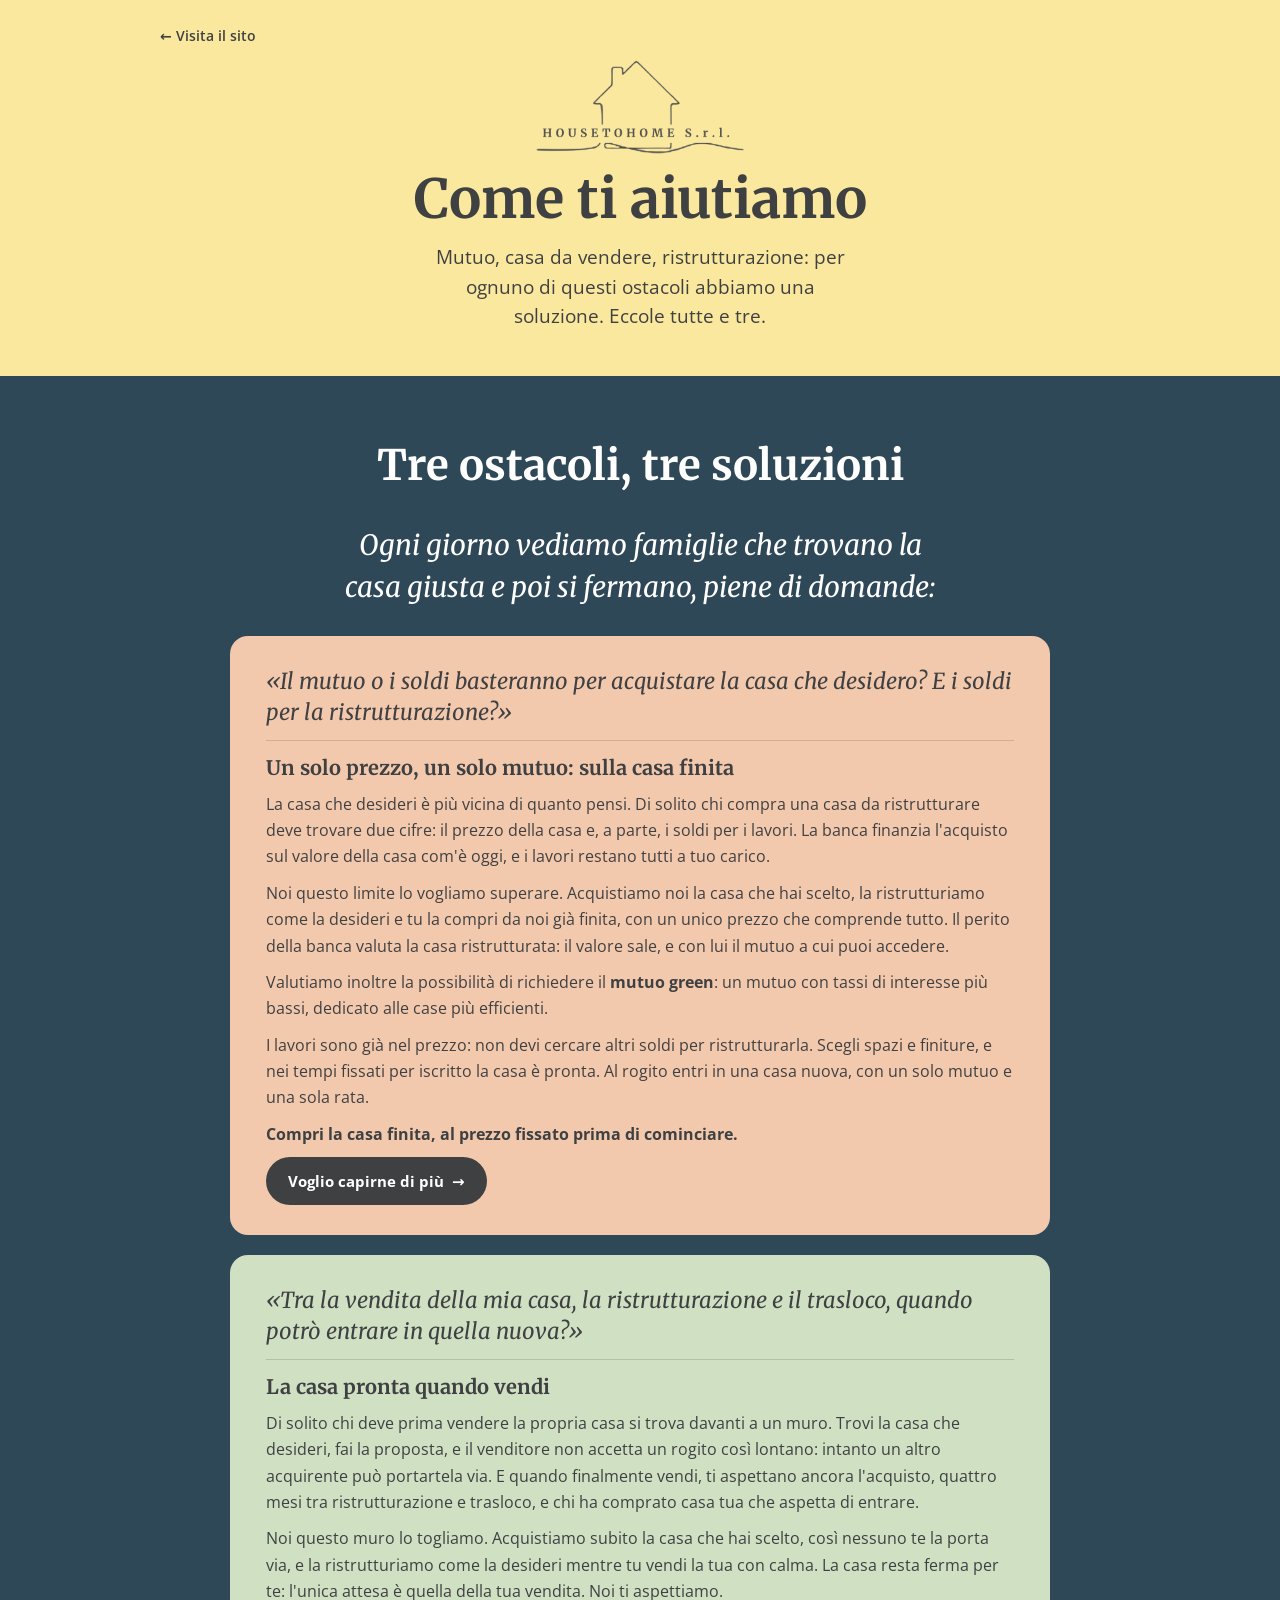
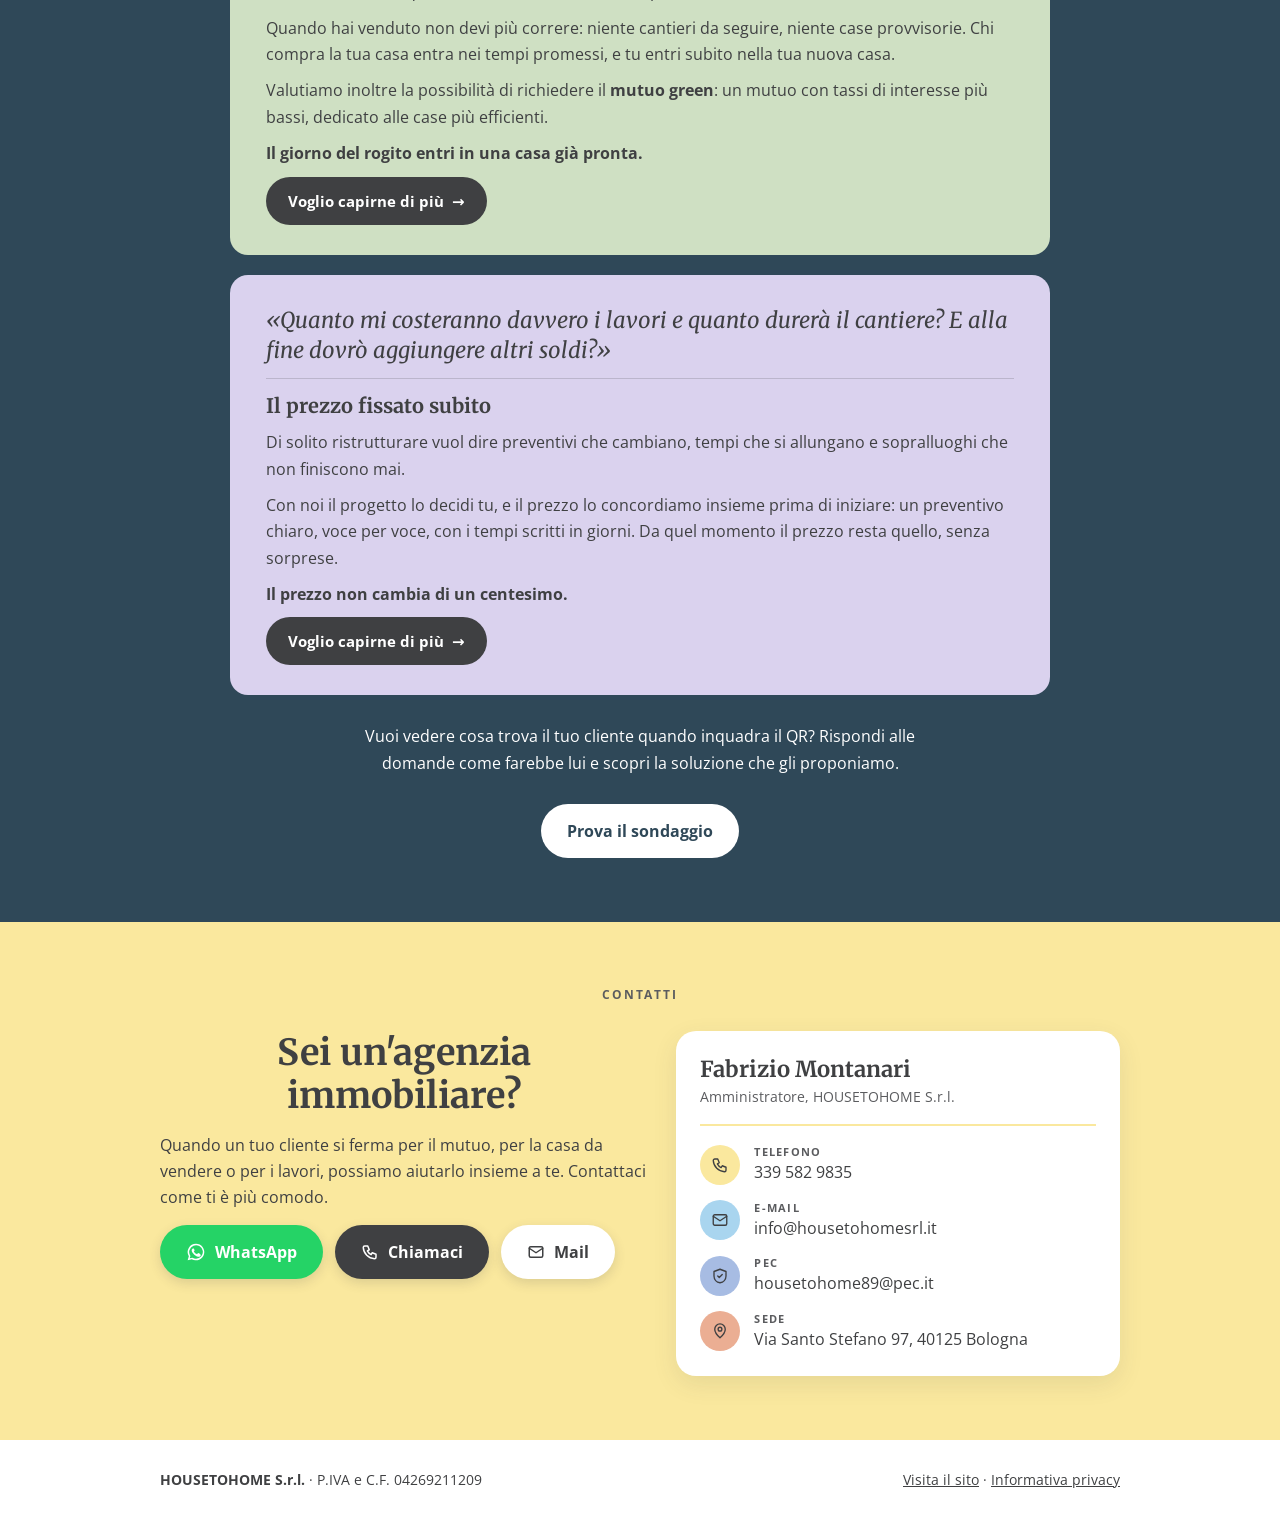
<file: come-ti-aiutiamo/index.html>
<!doctype html>
<html lang="it">
<head>
<meta charset="utf-8">
<meta name="format-detection" content="telephone=no">
<meta name="viewport" content="width=device-width, initial-scale=1, viewport-fit=cover">
<title>Come ti aiutiamo · HOUSETOHOME</title>
<meta name="robots" content="noindex">
<meta name="description" content="Come ti aiutiamo: le tre soluzioni di HOUSETOHOME per il mutuo, la casa da vendere e la ristrutturazione.">
<link rel="stylesheet" href="../assets/fonts.css">
<style>
/* Layout: fasce piene (giallo, azzurro, mattone, blu) che si alternano, contenuto in colonna centrale; il nome HOUSE → HOME è il momento tipografico */
:root{
  --pl-wall:#3F4042; --pl-old:#ECE7DA; --pl-live:#FAE89E; --pl-bed:#CBE8FA; --pl-bath:#F9DCCB; --pl-door:#ECE7DA; --pl-win:#8FCBEA;
  --yellow:#FAE89E; --yellow-soft:#FAE89E; --yellow-deep:#E9CC5A; --azzurro:#A9D5EF; --azzurro-soft:#E3F1FA; --mattone:#EBAE93; --mattone-soft:#FBE6DC; --blu:#A7BCE3; --blu-2:#2A4E8A; --paper:#FFFFFF; --beige:#F4EEE2; --salvia:#CFE0C3; --pesca:#F3C9AE; --lilla:#DAD2EE; --petrolio:#2F4858; --pastello:#FAE89E; --card:#FFFFFF; --ink:#3F4042; --ink-soft:#5B5C5F; --rule:#E6E6E3; --ph:#EFEADA;
  --display:'Merriweather', Georgia, 'Times New Roman', serif;
  --body:'Open Sans', system-ui, -apple-system, 'Segoe UI', sans-serif;
  color-scheme: light;
}
*{box-sizing:border-box}
html{scroll-behavior:auto}
@media (prefers-reduced-motion: reduce){html{scroll-behavior:auto}}
body{margin:0;background:var(--paper);color:var(--ink);font-family:var(--body);font-size:16px;line-height:1.65}
.band{padding-left:max(16px, env(safe-area-inset-left, 0px));padding-right:max(16px, env(safe-area-inset-right, 0px))}
.wrap{max-width:960px;margin:0 auto}
.narrow{max-width:680px}
.yellow{background:var(--yellow-soft)}
.dark{background:var(--paper);color:var(--ink)}
.azz{background:var(--azzurro-soft)}
.matt{background:var(--mattone-soft)}
h1,h2,h3{font-family:var(--display);font-weight:700;text-wrap:balance;margin:0}
h1{font-size:clamp(32px,7vw,54px);line-height:1.12}
h2{font-size:clamp(26px,5vw,36px);line-height:1.2}
h3{font-size:20px;line-height:1.3}
p{margin:0}
a{color:inherit}
.quote.center-q{text-align:center;margin-left:auto;margin-right:auto}
.steps-title{text-align:center;font-size:clamp(20px,3vw,24px);margin:0 0 4px}
.steps + .quote{margin-top:28px}
.rev{display:flex;flex-direction:column;align-items:center;gap:18px;text-align:center}
.rev-lead{max-width:56ch;margin:0;color:var(--ink-soft)}
.rev-list{display:grid;gap:14px;width:100%}
.rev-list:empty{display:none}
.rev-btn{border:2px solid var(--ink)}
[hidden]{display:none!important}
.sec-title{text-align:center;font-size:clamp(30px,5vw,42px);margin:0 0 6px}
.eyebrow{font:700 12px var(--body);letter-spacing:.16em;text-transform:uppercase;color:var(--ink-soft);margin:0}
.dark .eyebrow{color:var(--ink-soft)}
.prose{display:flex;flex-direction:column;gap:14px;max-width:62ch}
.lead{font-size:19px;line-height:1.55;max-width:40ch}
section .wrap{padding-block:64px;display:flex;flex-direction:column;gap:28px}
:focus-visible{outline:3px solid var(--ink);outline-offset:3px}

/* testata */
header .wrap{padding-block:26px 56px;display:flex;flex-direction:column;align-items:center;gap:30px;text-align:center}
.logo{width:210px;height:auto;display:block}
nav ul{list-style:none;margin:0;padding:0;display:flex;flex-wrap:wrap;justify-content:center;gap:6px 18px}
nav a{font:600 14px var(--body);text-decoration:none;border-bottom:2px solid transparent;padding-bottom:2px}
nav a:hover{border-color:var(--ink)}
header .wrap{padding-bottom:30px}
.hero-photo{position:relative;border-radius:22px 22px 0 0;overflow:hidden;aspect-ratio:16/10;max-width:100%;background:var(--ph)}
.hero-photo img{width:100%;height:100%;object-fit:cover;display:block}
@media (min-width:1000px){.hero-photo{width:min(1200px,calc(100vw - 48px));margin-left:50%;transform:translateX(-50%);aspect-ratio:16/9;max-width:none}}
.hero-text{position:absolute;inset:auto 0 0 0;padding:clamp(20px,4vw,40px);display:flex;flex-direction:column;gap:12px;color:#FFFFFF;background:linear-gradient(to top, rgba(40,44,52,.82), rgba(40,44,52,.62) 55%, rgba(40,44,52,.3) 85%, rgba(40,44,52,0))}
.hero-text h1{color:#FFFFFF;max-width:16ch}
.hero-text h1.hero-quote{font:400 italic clamp(22px,3.2vw,32px)/1.35 var(--display);max-width:30ch;margin:0}
.hero-sign{margin:0;font-weight:600;font-size:14px;color:#F4F2EA}
.hero-text .lead{color:#F4F2EA;font-size:17px}
@media (max-width:620px){
  .hero-photo{aspect-ratio:auto;display:flex;flex-direction:column;background:var(--azzurro-soft);border-radius:18px 18px 0 0}
  .hero-photo img{aspect-ratio:4/3;height:auto}
  .hero-text{position:static;background:var(--azzurro-soft)}
  .hero-text,.hero-text h1,.hero-text .lead,.hero-sign{color:var(--ink)!important}
}

.keys-grid{display:grid;grid-template-columns:1fr;gap:28px;align-items:center}
.family{margin:0;aspect-ratio:4/5;max-width:100%;border-radius:18px;overflow:hidden;background:var(--ph)}
.family img{width:100%;height:100%;object-fit:cover;display:block}
.slot{height:100%;display:flex;flex-direction:column;align-items:center;justify-content:center;gap:6px;text-align:center;padding:16px;border:2px dashed var(--azzurro);background:var(--card);border-radius:18px;color:var(--ink-soft)}
.slot b{font:700 18px var(--display);color:var(--ink)}
@media (min-width:720px){.keys-grid{grid-template-columns:1.1fr 1fr}}

/* il nome */
.name{display:grid;grid-template-columns:1fr auto 1fr;align-items:stretch;gap:0;border-radius:20px;overflow:hidden}
.name > div{padding:26px clamp(14px,3vw,28px);display:flex;flex-direction:column;align-items:center;justify-content:center;text-align:center;gap:10px;min-width:0}
.name .word{font:700 clamp(34px,8.5vw,76px)/1 var(--display);letter-spacing:.02em}
.name .to{display:grid;place-items:center;padding-inline:clamp(10px,3vw,30px);background:var(--yellow)}
.name .to span{font:700 clamp(18px,3.4vw,26px)/1 var(--display);letter-spacing:.06em}
.name .to small{display:block;font:600 11px var(--body);letter-spacing:.14em;text-transform:uppercase;margin-top:8px;text-align:center}
.name p{font-size:15px;max-width:30ch}
.name .house{background:var(--mattone);color:var(--ink)}
.name .home{background:var(--azzurro);color:var(--ink)}


/* perché */
.quote{font:400 italic clamp(21px,3.6vw,28px)/1.5 var(--display);max-width:34ch;margin:0}
.sign{font-weight:600}
.mamma{margin:8px 0;padding:22px 24px;background:var(--mattone-soft);color:var(--ink);border-radius:18px;display:flex;flex-direction:column;gap:8px;max-width:52ch}
.fiducia{margin:22px 0 0;border-radius:18px;overflow:hidden;max-width:720px}
.fiducia img{display:block;width:100%;height:auto}
.trust{font:400 italic clamp(19px,3.2vw,24px)/1.5 var(--display);max-width:40ch;margin:18px 0 10px}
.trust.me{font-style:normal;font-weight:700;margin-top:0}
.mamma blockquote{margin:0;font:400 italic clamp(18px,3vw,22px)/1.5 var(--display)}
.mamma figcaption{font:700 12px var(--body);letter-spacing:.16em;text-transform:uppercase;color:var(--ink-soft)}
.work > .pair{max-width:none}
.gallery.two{grid-template-columns:1fr 1fr}
.gallery.two .shot{aspect-ratio:4/5}
.gallery.one{grid-template-columns:1fr;max-width:340px}
.gallery.two .shot:nth-child(3){display:block}
.plans{background:var(--paper);border:1px solid var(--rule);border-radius:16px;padding:14px 18px}
.plans summary{cursor:pointer;font-weight:700}
.plan-pair{display:grid;grid-template-columns:1fr;gap:18px;margin-top:14px}
.plan-pair figure{margin:0;display:flex;flex-direction:column;gap:6px;min-width:0}
.plan-pair figcaption{font:700 12px var(--body);letter-spacing:.14em;text-transform:uppercase;color:var(--ink-soft)}
.plan-svg{width:100%;height:auto;display:block}
.plan-tabs{display:flex;flex-wrap:wrap;gap:8px;margin:14px 0 10px}
.plan-tabs button{font:700 14px var(--body);padding:8px 16px;border-radius:999px;border:2px solid var(--ink);background:transparent;color:var(--ink);cursor:pointer}
.plan-tabs button[aria-selected="true"]{background:var(--blu);color:var(--ink)}
.plan-stage{background:#F4F1EA;border-radius:14px;padding:10px;overflow:hidden}
.plan-3d{width:100%;min-height:240px;display:grid;place-items:center;color:var(--ink-soft)}
.plan-stage img{width:100%;height:auto;display:block;border-radius:10px}
.plan-3d canvas{display:block;width:100%!important;height:auto!important;border-radius:10px;touch-action:none}
.lavori{background:var(--paper);border:1px solid var(--rule);border-radius:14px;padding:12px 16px;margin:0}
.lavori p{margin:0;font-size:15px;line-height:1.55}
.lavori .lav-t{font-weight:700;margin-bottom:4px}
.plan-note{font-size:13px;color:var(--ink-soft);margin-top:8px}
.plan-svg .rl{font:700 15px var(--body);fill:var(--ink)}
.plan-svg .rs{font:700 12px var(--body);fill:var(--ink)}
.plan-svg .ri{font:600 11px var(--body);fill:var(--ink-soft)}
.plan-svg .furn{stroke:#9A8F72;stroke-width:1.5}
.plan-svg .balc{fill:none;stroke:var(--ink);stroke-width:2}
.plan-svg .stair{stroke:var(--ink);stroke-width:1}
@media (min-width:820px){.plan-pair{grid-template-columns:1fr 1fr}}
.render-wrap{display:flex;flex-direction:column;gap:8px}
.render{margin:0;border-radius:18px;overflow:hidden;max-width:100%;background:var(--ph)}
.render img{width:100%;height:auto;display:block}
.render.illus{background:#FFFFFF;max-width:720px;border-radius:18px}
.render-wrap p{font-size:14px;color:var(--ink-soft)}
.staging-pairs{display:flex;flex-direction:column;gap:10px;max-width:760px;width:100%;margin-inline:auto}
.gallery{display:grid;grid-template-columns:repeat(3,1fr);gap:10px}
.gallery .shot{aspect-ratio:3/4}
.sub{font:700 12px var(--body);letter-spacing:.14em;text-transform:uppercase;color:var(--ink-soft);margin:4px 0 -4px}
@media (max-width:520px){.gallery{grid-template-columns:1fr 1fr}.gallery .shot:nth-child(3){display:none}}
.three{display:grid;grid-template-columns:1fr;gap:10px}
.three a{display:grid;grid-template-columns:1fr auto;gap:4px 16px;padding:16px 18px;background:#FAE89E;border:1px solid rgba(63,64,66,.14);border-radius:16px;text-decoration:none}
.three b{font:700 19px var(--display)}
.three span{color:var(--ink-soft);grid-column:1}
.three a:nth-child(1) i{background:var(--blu);color:var(--ink)}.three a:nth-child(2) i{background:var(--azzurro);color:var(--ink)}.three a:nth-child(3) i{background:var(--mattone);color:var(--ink)}
.three i{width:40px;height:40px;border-radius:50%;display:grid;place-items:center;grid-row:1/3;grid-column:2;align-self:center;font-style:normal;font-size:22px}
.three .go{grid-column:1/-1;justify-self:start;margin-top:6px;display:inline-flex;align-items:center;gap:8px;min-height:44px;padding:0 20px;border-radius:999px;background:var(--ink);color:#fff;font:700 15px var(--body);font-style:normal}
.three .go span{color:#fff;grid-column:auto}
.three a:nth-child(1){background:var(--pastello)}.three a:nth-child(2){background:var(--beige)}.three a:nth-child(3){background:var(--azzurro-soft)}
.three a:hover b{text-decoration:underline;text-underline-offset:4px}

/* come: passaggi reali in sequenza */
.steps{list-style:none;margin:0;padding:0;display:grid;grid-template-columns:1fr;gap:14px;counter-reset:s}
.steps li{background:var(--card);border:1px solid var(--rule);border-radius:16px;padding:20px;display:flex;flex-direction:column;gap:8px}
.steps .n{width:38px;height:38px;border-radius:50%;background:var(--yellow);display:grid;place-items:center;font:700 17px var(--display)}
.steps p{color:var(--ink-soft)}
.steps li:nth-child(2) .n{background:var(--azzurro)}
.steps li:nth-child(3) .n{background:var(--mattone)}
.steps li:nth-child(4) .n{background:var(--blu)}
.steps li:nth-child(5) .n{background:var(--yellow)}
.steps li:nth-child(6) .n{background:var(--azzurro)}
.team{display:grid;gap:20px;padding:0;color:var(--ink)}
.team h3{color:var(--ink)}
.team h3{font-size:19px}
.pers-link{display:inline-flex;align-items:center;gap:10px;min-height:44px;padding:12px 22px;line-height:1.3;border-radius:999px;background:var(--ink);color:#fff;font-weight:700;font-size:15px;text-decoration:none;scroll-margin-top:90px}
.team-txt{display:flex;flex-direction:column;gap:12px;max-width:62ch;min-width:0}
.team-img{margin:0;border-radius:14px;overflow:hidden}
.team-img img{display:block;width:100%;height:100%;object-fit:cover}
@media (min-width:820px){.team{grid-template-columns:1fr 1.15fr;align-items:center}}

/* flip: case finite */
.works{display:flex;flex-direction:column;gap:48px}
.work{display:flex;flex-direction:column;gap:14px}
.work-head{display:flex;flex-wrap:wrap;align-items:baseline;justify-content:space-between;gap:4px 18px}
.facts{display:flex;flex-wrap:wrap;gap:8px}
.facts span{font:600 13px var(--body);background:var(--azzurro-soft);border:1px solid #BFDDEE;border-radius:999px;padding:4px 12px;font-variant-numeric:tabular-nums}
.pair{display:grid;grid-template-columns:1fr 1fr;gap:10px}
.shot{position:relative;aspect-ratio:4/3;max-width:100%;border-radius:14px;overflow:hidden;background:var(--ph);margin:0}
.pair.tall .shot{aspect-ratio:4/5}
.shot img{width:100%;height:100%;object-fit:cover;display:block}
.shot .tag{position:absolute;left:10px;top:10px;font:700 11px var(--body);letter-spacing:.12em;text-transform:uppercase;background:var(--card);color:var(--ink);padding:4px 10px;border-radius:999px}
.shot .tag.dopo{background:var(--yellow)}
.orti{display:grid;grid-template-columns:1fr;gap:10px}
.video{margin:0;display:flex;flex-direction:column;gap:8px;align-items:center}
.video video{width:100%;max-width:320px;aspect-ratio:9/16;border-radius:16px;background:#1d1d1e;display:block}
.video figcaption{font-size:13px;color:var(--ink-soft)}

/* ti aiutiamo */
.dark .prose p{color:var(--ink)}
.dark .quote{color:var(--ink)}
.thoughts{list-style:none;margin:0;padding:0;display:grid;grid-template-columns:1fr;gap:10px;max-width:none}
.thoughts li{font:400 italic 17px/1.5 var(--display);color:var(--ink);background:var(--blu);border-radius:12px;padding:12px 16px}
@media (min-width:720px){.thoughts{grid-template-columns:repeat(3,1fr)}}
.ways{display:grid;grid-template-columns:1fr;gap:14px}
#ti-aiutiamo{background:var(--petrolio)}
#ti-aiutiamo .sec-title,#ti-aiutiamo .quote,#ti-aiutiamo .prose p{color:#fff}
.way{border-radius:18px;padding:22px;display:flex;flex-direction:column;gap:10px;background:var(--pesca);color:var(--ink)}
.way:nth-child(2){background:var(--salvia)}
.way:nth-child(3){background:var(--lilla)}
#ti-aiutiamo .ctas .btn.solid{background:#fff;color:var(--petrolio);border-color:#fff}
.way .q{font:400 italic 16px/1.5 var(--display);opacity:.85}
.way .problem{font:400 italic clamp(19px,2.2vw,22px)/1.4 var(--display);margin:0 0 4px;padding-bottom:12px;border-bottom:1px solid rgba(63,64,66,.2)}
.way .you{font-weight:700}
.way .more{margin-top:auto;align-self:flex-start;display:inline-flex;align-items:center;gap:8px;min-height:48px;padding:0 22px;border-radius:999px;background:var(--ink);color:#FFFFFF;font:700 15px var(--body);text-decoration:none}
.way .more:hover{opacity:.9}
.way .more:focus-visible{outline:3px solid var(--ink);outline-offset:3px}
.ctas{display:flex;flex-wrap:wrap;gap:12px}
.ctas.center{justify-content:center}
.btn{display:inline-flex;align-items:center;justify-content:center;min-height:54px;padding:0 26px;border-radius:999px;font:700 16px var(--body);text-decoration:none}
.btn.solid{background:var(--yellow);color:var(--ink)}
.btn.line{border:2px solid var(--ink);color:var(--ink)}
.btn.ink{background:var(--blu);color:var(--ink)}
.btn.matt-btn{background:var(--ink);color:#fff;border:0}
.btn:hover{opacity:.9}
.c-wa,.c-tel,.c-mail{gap:9px;box-shadow:0 4px 12px rgba(63,64,66,.16);transition:transform .15s ease,box-shadow .15s ease}
.c-wa:hover,.c-tel:hover,.c-mail:hover{opacity:1;transform:translateY(-2px);box-shadow:0 8px 18px rgba(63,64,66,.2)}
.btn.c-wa{background:#25D366;color:#fff}
.btn.c-tel{background:var(--ink);color:#fff}
.btn.c-mail{background:#fff;color:var(--ink)}
@media (max-width:620px){.contact .ctas{flex-wrap:nowrap;gap:8px}.contact .ctas .btn{flex:1 1 0;min-width:0;flex-direction:column;gap:4px;min-height:68px;padding:8px 4px;border-radius:20px;font-size:14px}}
.dark :focus-visible{outline-color:var(--ink)}

/* home staging */
.staging{display:grid;grid-template-columns:1fr;gap:28px}
.list{list-style:none;margin:0;padding:4px 18px;display:flex;flex-direction:column;gap:0;background:#fff;border:1px solid #9FD2F0;border-radius:16px}
.list li{padding:12px 0;border-bottom:1px solid #9FD2F0;display:flex;gap:12px}
.list li:last-child{border-bottom:0}
.list li::before{content:"";flex:none;width:10px;height:10px;margin-top:8px;border-radius:2px;background:var(--mattone)}

/* contatti */
.contact{display:grid;grid-template-columns:1fr;gap:28px}
.card{display:flex;flex-direction:column;gap:18px;background:#fff;border-radius:20px;padding:24px;box-shadow:0 8px 24px rgba(63,64,66,.10);min-width:0}
.card-head{display:flex;flex-direction:column;gap:2px;padding-bottom:16px;border-bottom:2px solid var(--yellow)}
.card .who{font:700 22px var(--display)}
.card .role{color:var(--ink-soft);font-size:14px}
.rows{list-style:none;margin:0;padding:0;display:flex;flex-direction:column;gap:14px}
.rows li{display:flex;align-items:center;gap:14px;min-width:0}
.rows i{flex:none;width:40px;height:40px;border-radius:50%;display:grid;place-items:center;background:var(--yellow);color:var(--ink)}
.rows li:nth-child(2) i{background:var(--azzurro)}.rows li:nth-child(3) i{background:var(--blu)}.rows li:nth-child(4) i{background:var(--mattone)}
.rows div{display:flex;flex-direction:column;min-width:0}
.rows small{font:700 11px var(--body);letter-spacing:.12em;text-transform:uppercase;color:var(--ink-soft)}
.rows span{overflow-wrap:anywhere;user-select:all}
footer .wrap{padding-block:26px;display:flex;flex-wrap:wrap;gap:8px 24px;justify-content:space-between;font-size:13px}

@media (min-width:720px){
  .steps{grid-template-columns:repeat(2,1fr)}
  .ways{grid-template-columns:1fr;max-width:820px;margin-left:auto;margin-right:auto;gap:20px}
  .way{padding:30px 36px}
  .orti{grid-template-columns:2.36fr 1fr;align-items:start}
  .orti .video video{max-width:none}
  .staging,.contact{grid-template-columns:1.1fr 1fr;align-items:start}
  .staging{align-items:center}
  .staging .prose h2{margin-top:0}
}
@media (min-width:960px){
  .steps{grid-template-columns:repeat(3,1fr)}
}
@media (max-width:520px){
  .name{grid-template-columns:1fr}
  .name .to{padding-block:14px}
}

.topbar{position:fixed;left:0;right:0;top:0;z-index:50;display:flex;align-items:center;gap:14px;background:var(--yellow);border-radius:0 0 18px 18px;padding:calc(6px + env(safe-area-inset-top,0px)) max(12px,env(safe-area-inset-right,0px)) 6px max(12px,env(safe-area-inset-left,0px));box-shadow:0 2px 10px rgba(40,44,52,.12);transform:translateY(-110%);transition:transform .3s ease}
.topbar.on{transform:none}
.tb-logo img{height:34px;width:auto;display:block}
.topbar nav{display:flex;gap:16px;overflow-x:auto;scrollbar-width:none;white-space:nowrap;min-width:0}
.topbar nav::-webkit-scrollbar{display:none}
.topbar nav a{font:600 14px var(--body);color:var(--ink);text-decoration:none;padding:10px 2px}
@media (min-width:900px){.topbar{justify-content:center}}
.wa-float{position:fixed;right:max(16px,env(safe-area-inset-right,0px));bottom:calc(16px + env(safe-area-inset-bottom,0px));z-index:60;width:58px;height:58px;border-radius:50%;background:#25D366;display:grid;place-items:center;box-shadow:0 4px 14px rgba(0,0,0,.22)}
.wa-float:focus-visible{outline:3px solid var(--ink);outline-offset:3px}
html{scroll-padding-top:60px}
@media (prefers-reduced-motion:reduce){.topbar{transition:none}}

.mail-listino{margin:14px auto 0;max-width:520px}
.mail-listino summary{text-align:center}
.mail-listino{text-align:center;margin-top:-14px}
.mail-listino summary{cursor:pointer;list-style:none;display:inline-flex;margin:0 auto}
.mail-listino summary::-webkit-details-marker{display:none}
.mail-listino[open] summary{margin-bottom:14px}
.mail-listino form{text-align:left}
#form-listino{display:flex;flex-direction:column;gap:12px;margin-top:12px;background:var(--card);border:1px solid var(--rule);border-radius:16px;padding:18px}
#form-listino label{display:flex;flex-direction:column;gap:4px;font:600 14px var(--body);min-width:0;flex:1}
#form-listino input:not([type=checkbox]){font:16px var(--body);padding:12px;border:1px solid #C9CDD2;border-radius:10px;min-width:0}
.fl-row{display:flex;gap:12px;flex-wrap:wrap}
#form-listino .fl-check{flex-direction:row;align-items:center;gap:8px;font-weight:400}
#form-listino .fl-check input{width:20px;height:20px}
#form-listino button{align-self:flex-start;border:0;cursor:pointer}
.fl-msg{margin:0;font-weight:600}

/* titoli centrati su tutti i dispositivi */
h2,.eyebrow{text-align:center!important;text-wrap:balance;margin-left:auto;margin-right:auto}
.back{align-self:flex-start;font:600 14px var(--body);color:var(--ink);text-decoration:none}
.pg-head .wrap{padding-block:26px 44px;display:flex;flex-direction:column;gap:14px;align-items:center;text-align:center}
.pg-head .lead{margin:0 auto}
.foot .wrap{padding-block:28px;text-align:center;font-size:14px}
.foot a{color:inherit}
.prose[style*="text-align:center"]{margin-left:auto;margin-right:auto}
</style>
</head>
<body>

<header class="band yellow pg-head">
  <div class="wrap">
    <a class="back" href="/">← Visita il sito</a>
    <img class="logo" src="../assets/logo.png" alt="HOUSETOHOME S.r.l.">
    <h1>Come ti aiutiamo</h1>
    <p class="lead">Mutuo, casa da vendere, ristrutturazione: per ognuno di questi ostacoli abbiamo una soluzione. Eccole tutte e tre.</p>
  </div>
</header>

<section class="band" id="ti-aiutiamo">
  <div class="wrap">
    <h2 class="sec-title">Tre ostacoli, tre soluzioni</h2>
    <p class="quote center-q">Ogni giorno vediamo famiglie che trovano la casa giusta e poi si fermano, piene di domande:</p>
    <div class="ways">
      <article class="way">
        <p class="problem">«Il mutuo o i soldi basteranno per acquistare la casa che desidero? E i soldi per la ristrutturazione?»</p>
        <h3>Un solo prezzo, un solo mutuo: sulla casa finita</h3>
        <p>La casa che desideri è più vicina di quanto pensi. Di solito chi compra una casa da ristrutturare deve trovare due cifre: il prezzo della casa e, a parte, i soldi per i lavori. La banca finanzia l'acquisto sul valore della casa com'è oggi, e i lavori restano tutti a tuo carico.</p>
        <p>Noi questo limite lo vogliamo superare. Acquistiamo noi la casa che hai scelto, la ristrutturiamo come la desideri e tu la compri da noi già finita, con un unico prezzo che comprende tutto. Il perito della banca valuta la casa ristrutturata: il valore sale, e con lui il mutuo a cui puoi accedere.</p>
        <p>Valutiamo inoltre la possibilità di richiedere il <strong>mutuo green</strong>: un mutuo con tassi di interesse più bassi, dedicato alle case più efficienti.</p>
        <p>I lavori sono già nel prezzo: non devi cercare altri soldi per ristrutturarla. Scegli spazi e finiture, e nei tempi fissati per iscritto la casa è pronta. Al rogito entri in una casa nuova, con un solo mutuo e una sola rata.</p>
        <p class="you">Compri la casa finita, al prezzo fissato prima di cominciare.</p>
        <a class="more" href="../mutuo/">Voglio capirne di più <span aria-hidden="true">→</span></a>
      </article>
      <article class="way">
        <p class="problem">«Tra la vendita della mia casa, la ristrutturazione e il trasloco, quando potrò entrare in quella nuova?»</p>
        <h3>La casa pronta quando vendi</h3>
        <p>Di solito chi deve prima vendere la propria casa si trova davanti a un muro. Trovi la casa che desideri, fai la proposta, e il venditore non accetta un rogito così lontano: intanto un altro acquirente può portartela via. E quando finalmente vendi, ti aspettano ancora l'acquisto, quattro mesi tra ristrutturazione e trasloco, e chi ha comprato casa tua che aspetta di entrare.</p>
        <p>Noi questo muro lo togliamo. Acquistiamo subito la casa che hai scelto, così nessuno te la porta via, e la ristrutturiamo come la desideri mentre tu vendi la tua con calma. La casa resta ferma per te: l'unica attesa è quella della tua vendita. Noi ti aspettiamo.</p>
        <p>Quando hai venduto non devi più correre: niente cantieri da seguire, niente case provvisorie. Chi compra la tua casa entra nei tempi promessi, e tu entri subito nella tua nuova casa.</p>
        <p>Valutiamo inoltre la possibilità di richiedere il <strong>mutuo green</strong>: un mutuo con tassi di interesse più bassi, dedicato alle case più efficienti.</p>
        <p class="you">Il giorno del rogito entri in una casa già pronta.</p>
        <a class="more" href="../vendita/">Voglio capirne di più <span aria-hidden="true">→</span></a>
      </article>
      <article class="way">
        <p class="problem">«Quanto mi costeranno davvero i lavori e quanto durerà il cantiere? E alla fine dovrò aggiungere altri soldi?»</p>
        <h3>Il prezzo fissato subito</h3>
        <p>Di solito ristrutturare vuol dire preventivi che cambiano, tempi che si allungano e sopralluoghi che non finiscono mai.</p>
        <p>Con noi il progetto lo decidi tu, e il prezzo lo concordiamo insieme prima di iniziare: un preventivo chiaro, voce per voce, con i tempi scritti in giorni. Da quel momento il prezzo resta quello, senza sorprese.</p>
        <p class="you">Il prezzo non cambia di un centesimo.</p>
        <a class="more" href="../ristrutturazione/">Voglio capirne di più <span aria-hidden="true">→</span></a>
      </article>
    </div>
    <div class="prose" style="text-align:center"><p>Vuoi vedere cosa trova il tuo cliente quando inquadra il QR? Rispondi alle domande come farebbe lui e scopri la soluzione che gli proponiamo.</p></div>
    <div class="ctas center">
      <a class="btn solid" href="../sondaggio/">Prova il sondaggio</a>
    </div>
  </div>
</section>

<section class="band yellow" id="contatti">
  <div class="wrap">
    <p class="eyebrow">Contatti</p>
    <div class="contact">
      <div class="prose">
        <h2>Sei un'agenzia immobiliare?</h2>
        <p>Quando un tuo cliente si ferma per il mutuo, per la casa da vendere o per i lavori, possiamo aiutarlo insieme a te. Contattaci come ti è più comodo.</p>
        <div class="ctas"><a class="btn c-wa" href="https://wa.me/393395829835?text=Salve%20Fabrizio%2C%20sono%20di%20un%27agenzia%20immobiliare%20e%20vorrei%20capire%20come%20aiutare%20insieme%20i%20nostri%20clienti." target="_blank" rel="noopener"><svg viewBox="0 0 24 24" width="20" height="20" aria-hidden="true"><path fill="currentColor" d="M12 2a10 10 0 0 0-8.6 15.1L2 22l5-1.3A10 10 0 1 0 12 2zm0 18.2a8.2 8.2 0 0 1-4.2-1.2l-.3-.2-3 .8.8-2.9-.2-.3A8.2 8.2 0 1 1 12 20.2zm4.5-6.1c-.2-.1-1.5-.7-1.7-.8s-.4-.1-.6.1-.7.8-.8 1-.3.2-.5.1a6.7 6.7 0 0 1-3.3-2.9c-.3-.4.3-.4.7-1.3.1-.2 0-.3 0-.4l-.8-1.8c-.2-.5-.4-.4-.6-.4h-.5a1 1 0 0 0-.7.3 3 3 0 0 0-.9 2.2 5.2 5.2 0 0 0 1.1 2.8 11.9 11.9 0 0 0 4.6 4c1.7.7 2.4.8 3.2.7.5-.1 1.5-.6 1.8-1.2s.2-1.1.1-1.2-.2-.2-.5-.3z"/></svg><span>WhatsApp</span></a><a class="btn c-tel" href="tel:+393395829835"><svg viewBox="0 0 24 24" width="18" height="18" fill="none" stroke="currentColor" stroke-width="2" stroke-linecap="round" stroke-linejoin="round" aria-hidden="true"><path d="M5 4h4l2 5-2.5 1.5a11 11 0 0 0 5 5L15 13l5 2v4a2 2 0 0 1-2 2A16 16 0 0 1 3 6a2 2 0 0 1 2-2"/></svg><span>Chiamaci</span></a><a class="btn c-mail" href="mailto:info@housetohomesrl.it?subject=Collaborazione%20con%20HOUSETOHOME&amp;body=Salve%2C%0Asono%20di%20un%27agenzia%20immobiliare%20e%20vorrei%20capire%20come%20aiutare%20insieme%20i%20nostri%20clienti.%0A%0A"><svg viewBox="0 0 24 24" width="18" height="18" fill="none" stroke="currentColor" stroke-width="2" stroke-linecap="round" stroke-linejoin="round" aria-hidden="true"><rect x="3" y="5" width="18" height="14" rx="2"/><path d="m3 7 9 6 9-6"/></svg><span>Mail</span></a></div>
      </div>
      <div class="card">
        <div class="card-head">
          <span class="who">Fabrizio Montanari</span>
          <span class="role">Amministratore, HOUSETOHOME S.r.l.</span>
        </div>
        <ul class="rows">
          <li><i aria-hidden="true"><svg viewBox="0 0 24 24" width="18" height="18" fill="none" stroke="currentColor" stroke-width="1.8" stroke-linecap="round" stroke-linejoin="round"><path d="M5 4h4l2 5-2.5 1.5a11 11 0 0 0 5 5L15 13l5 2v4a2 2 0 0 1-2 2A16 16 0 0 1 3 6a2 2 0 0 1 2-2"/></svg></i><div><small>Telefono</small><span>339 582 9835</span></div></li>
          <li><i aria-hidden="true"><svg viewBox="0 0 24 24" width="18" height="18" fill="none" stroke="currentColor" stroke-width="1.8" stroke-linecap="round" stroke-linejoin="round"><rect x="3" y="5" width="18" height="14" rx="2"/><path d="m3 7 9 6 9-6"/></svg></i><div><small>E-mail</small><span>info@housetohomesrl.it</span></div></li>
          <li><i aria-hidden="true"><svg viewBox="0 0 24 24" width="18" height="18" fill="none" stroke="currentColor" stroke-width="1.8" stroke-linecap="round" stroke-linejoin="round"><path d="M12 3 4 6v6c0 4.5 3.4 8.3 8 9 4.6-.7 8-4.5 8-9V6z"/><path d="m9 12 2 2 4-4"/></svg></i><div><small>Pec</small><span>housetohome89@pec.it</span></div></li>
          <li><i aria-hidden="true"><svg viewBox="0 0 24 24" width="18" height="18" fill="none" stroke="currentColor" stroke-width="1.8" stroke-linecap="round" stroke-linejoin="round"><path d="M12 21s-7-6.2-7-11.5a7 7 0 0 1 14 0C19 14.8 12 21 12 21z"/><circle cx="12" cy="9.5" r="2.5"/></svg></i><div><small>Sede</small><span>Via Santo Stefano 97, 40125 Bologna</span></div></li>
        </ul>
      </div>
    </div>
  </div>
</section>

<footer class="band foot">
  <div class="wrap">
    <p><strong>HOUSETOHOME S.r.l.</strong> · P.IVA e C.F. 04269211209</p>
    <p><a href="/">Visita il sito</a> · <a href="../privacy/">Informativa privacy</a></p>
  </div>
</footer>

<script src="/assets/uscita.js" defer></script>
</body>
</html>
</file>
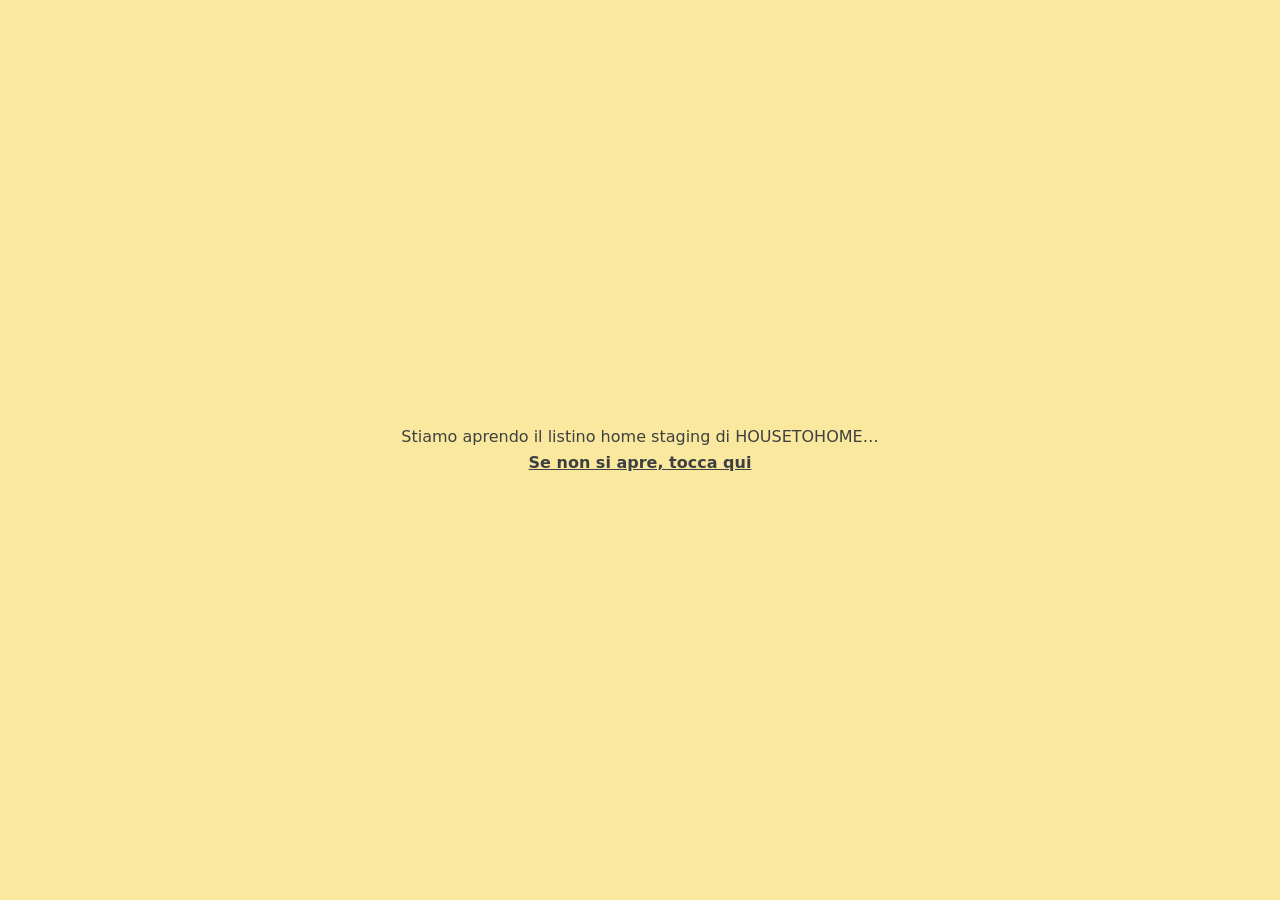
<file: listino/index.html>
<!doctype html>
<html lang="it"><head><meta charset="utf-8"><meta name="viewport" content="width=device-width, initial-scale=1">
<meta name="robots" content="noindex">
<title>Listino home staging · HOUSETOHOME</title>
<meta http-equiv="refresh" content="0; url=/assets/docs/listino-home-staging-6141a8149b.pdf">
<style>body{margin:0;font:16px/1.6 'Open Sans',system-ui,sans-serif;background:#FAE89E;color:#3F4042;display:grid;place-items:center;min-height:100vh;padding:16px;box-sizing:border-box;text-align:center}a{color:#3F4042;font-weight:700}</style>
</head><body><p>Stiamo aprendo il listino home staging di HOUSETOHOME…<br><a href="/assets/docs/listino-home-staging-6141a8149b.pdf">Se non si apre, tocca qui</a></p></body></html>
</file>
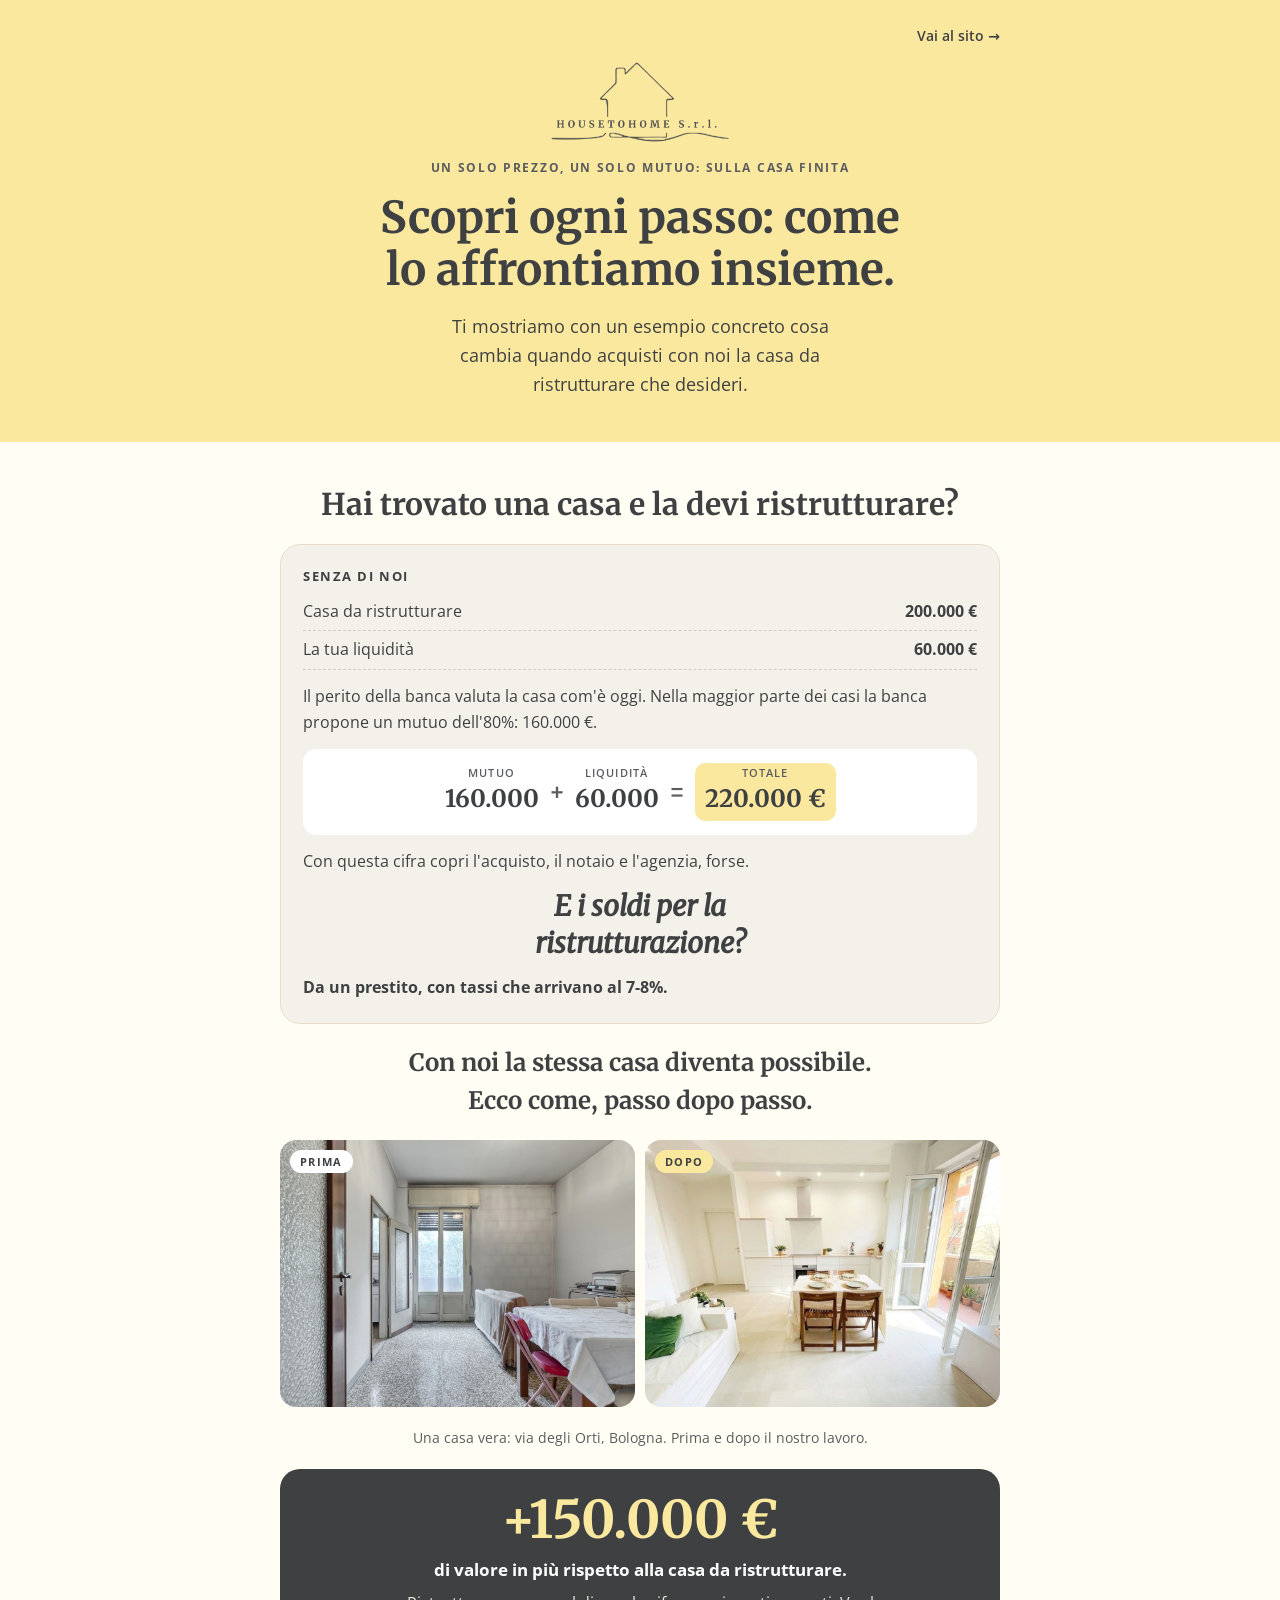
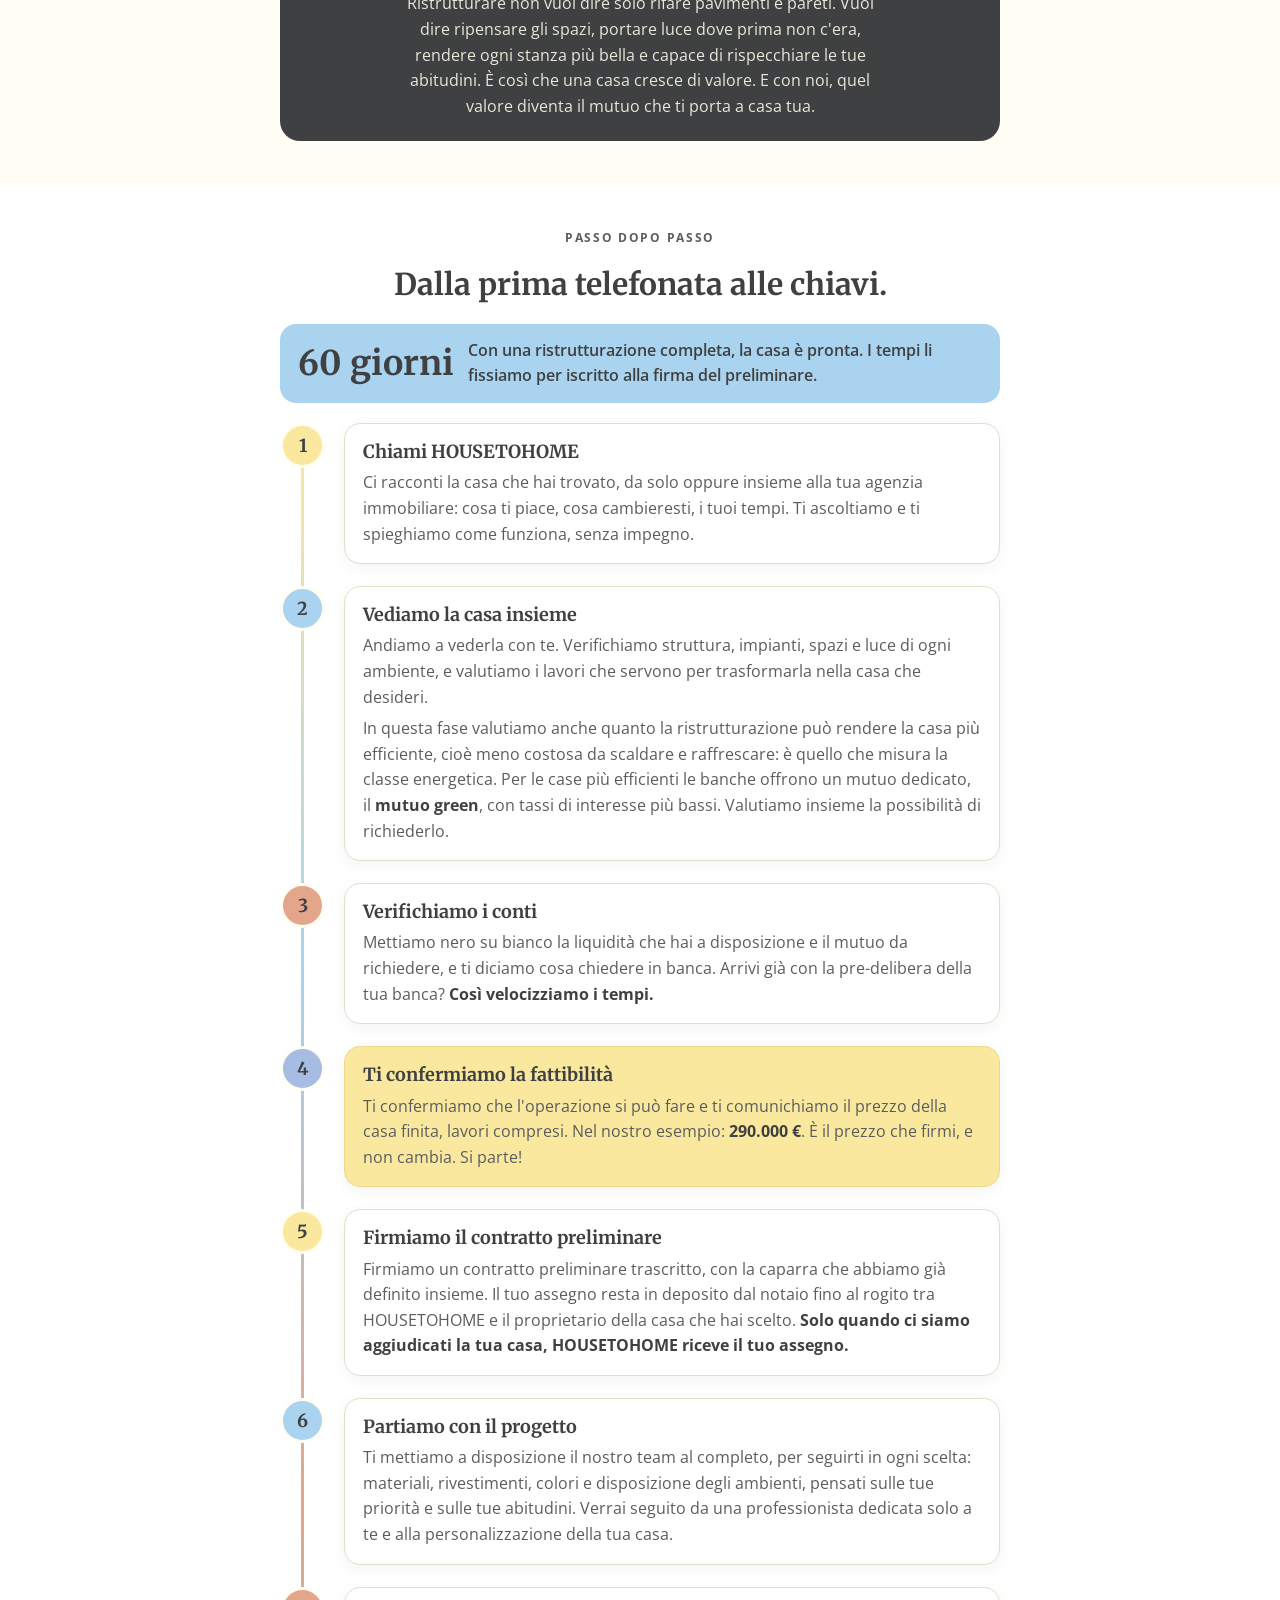
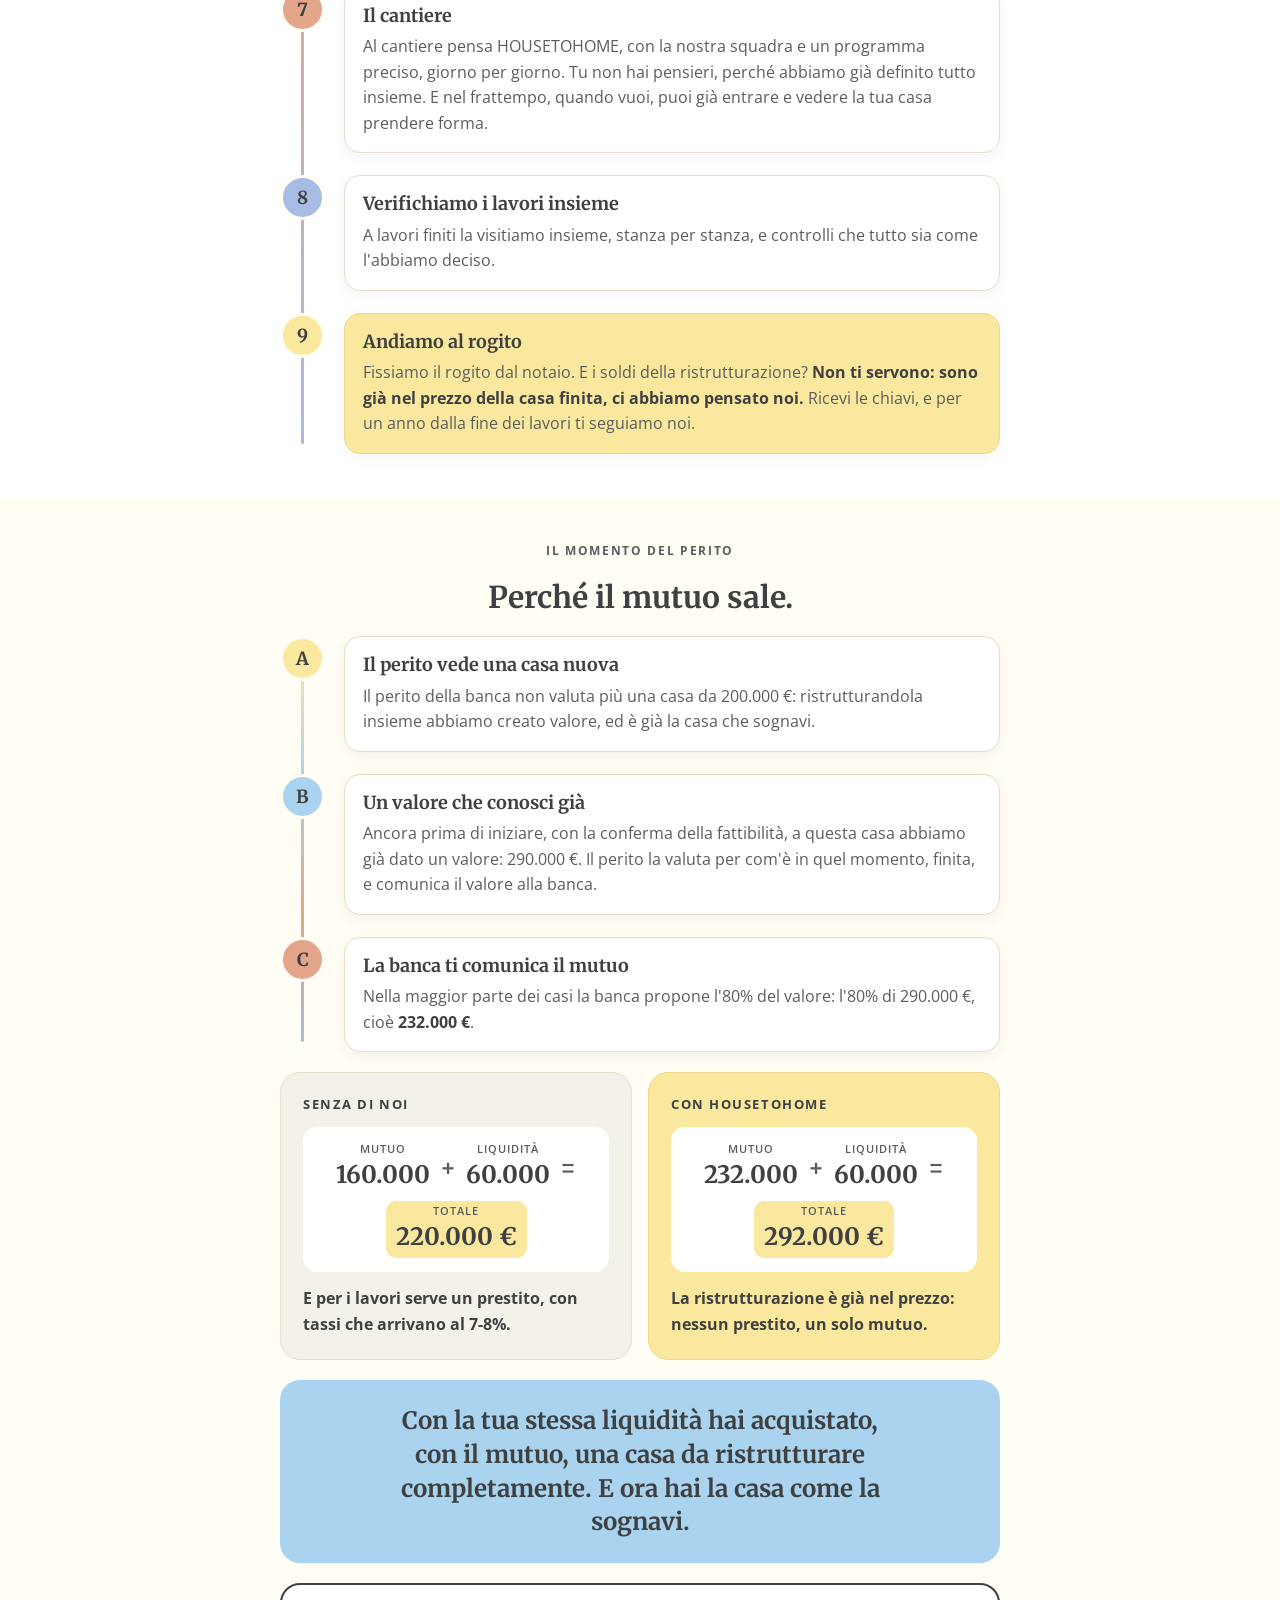
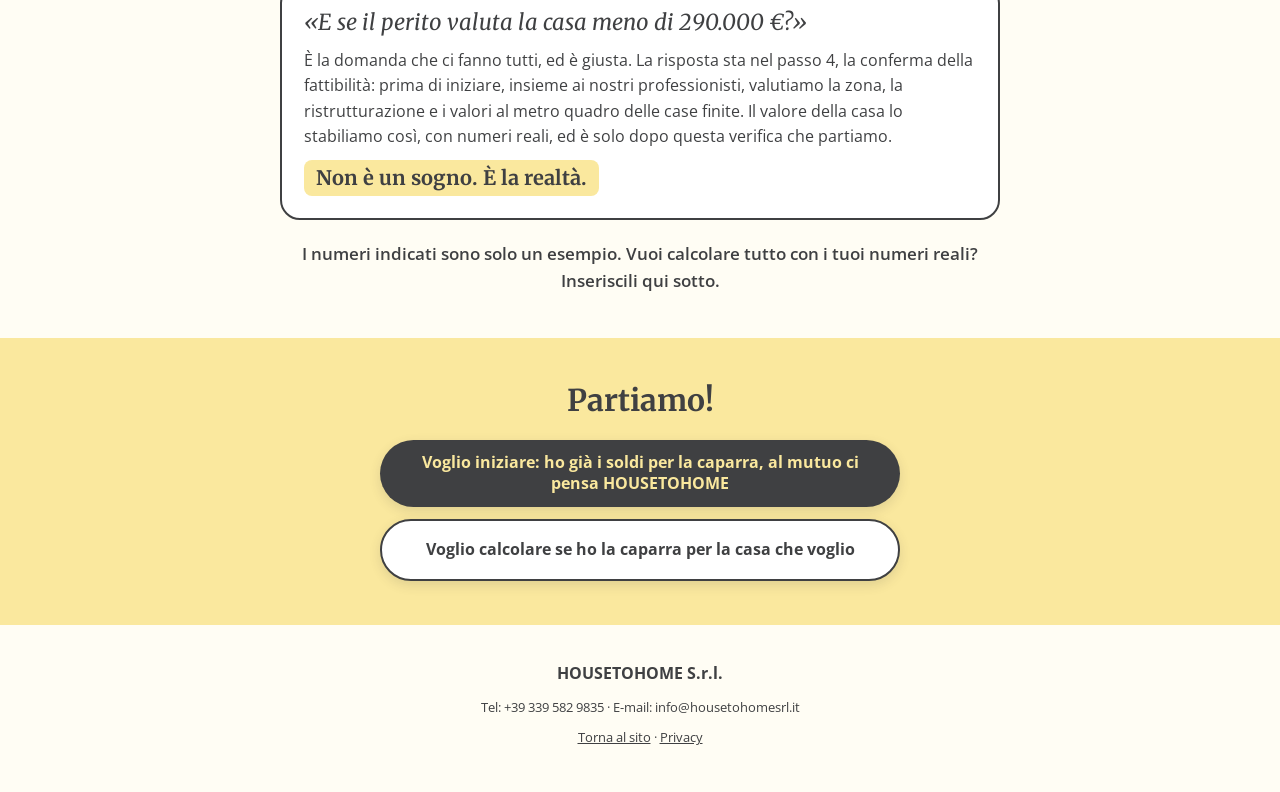
<file: mutuo/index.html>
<!doctype html>
<html lang="it">
<head>
<meta charset="utf-8">
<meta name="viewport" content="width=device-width, initial-scale=1, viewport-fit=cover">
<title>Il mutuo sulla casa finita · HOUSETOHOME</title>
<meta name="description" content="Un solo prezzo, un solo mutuo: sulla casa finita. Scopri ogni passo, con un esempio concreto, di come acquisti con HOUSETOHOME la casa da ristrutturare che desideri.">
<link rel="stylesheet" href="../assets/fonts.css">
<style>
:root{
  --yellow:#FAE89E; --yellow-soft:#FAE89E; --azzurro:#A9D3EE; --mattone:#E3A68A; --blu:#A7BCE3;
  --paper:#FFFDF4; --card:#FFFFFF; --ink:#3F4042; --ink-soft:#5B5C5F; --rule:#E4DFC6;
  --display:'Merriweather', Georgia, 'Times New Roman', serif;
  --body:'Open Sans', system-ui, -apple-system, 'Segoe UI', sans-serif;
  color-scheme: light;
}
*{box-sizing:border-box}
body{margin:0;background:var(--paper);color:var(--ink);font-family:var(--body);font-size:16px;line-height:1.6}
.band{padding-left:max(16px, env(safe-area-inset-left, 0px));padding-right:max(16px, env(safe-area-inset-right, 0px))}
.wrap{max-width:720px;margin:0 auto}
.yellow{background:var(--yellow)}
p{margin:0}
h1,h2,h3{font-family:var(--display);font-weight:700;color:var(--ink);text-wrap:balance;margin:0}
h1{font-size:clamp(28px,6.6vw,44px);line-height:1.18}
h2{font-size:clamp(22px,4.8vw,30px);line-height:1.25}
h3{font-size:18px;line-height:1.35}
.eyebrow{font:700 12px var(--body);letter-spacing:.14em;text-transform:uppercase;color:var(--ink-soft)}
.lead{font-size:18px;max-width:40ch}
header .wrap{padding-block:26px 44px;display:flex;flex-direction:column;gap:16px;align-items:center;text-align:center}
.logo{width:180px;height:auto;display:block}
.backs{align-self:stretch;display:flex;justify-content:space-between;gap:12px;flex-wrap:wrap}.backs .back:only-child,.backs .back[hidden]+.back{margin-left:auto}
.back{align-self:flex-start;font:600 14px var(--body);color:var(--ink);text-decoration:none}
section .wrap{padding-block:44px;display:flex;flex-direction:column;gap:20px}
.center{text-align:center;align-items:center}

/* esempio: senza di noi / con noi */
.case{border-radius:20px;padding:22px;display:flex;flex-direction:column;gap:14px}
.case.senza{background:#F3F1EA;border:1px solid var(--rule)}
.case.con{background:var(--yellow-soft);border:1px solid #EED98A}
.case .tit{font:700 13px var(--body);letter-spacing:.12em;text-transform:uppercase}
.rows{display:flex;flex-direction:column;gap:6px}
.row{display:flex;justify-content:space-between;gap:12px;align-items:baseline;border-bottom:1px dashed rgba(63,64,66,.2);padding-bottom:6px}
.row span:last-child{font-weight:700;white-space:nowrap}
.sum{display:flex;flex-wrap:wrap;align-items:center;justify-content:center;gap:6px 10px;font-family:var(--display);font-weight:700;font-size:clamp(15px,4vw,24px);background:var(--card);border-radius:14px;padding:14px}
.sum small{display:block;font:600 11px var(--body);letter-spacing:.1em;text-transform:uppercase;color:var(--ink-soft);text-align:center}
.sum .op{color:var(--ink-soft)}
.sum .tot{background:var(--yellow);border-radius:10px;padding:2px 10px;white-space:nowrap}
@media (max-width:480px){.sum .op:nth-of-type(2){display:none}.sum .tot{flex-basis:100%;text-align:center;margin-top:4px}}
.case .q{font-family:var(--display);font-style:italic;font-weight:700;font-size:clamp(22px,5.6vw,28px);line-height:1.3;text-wrap:balance;text-align:center}
.case .warn{font-weight:700}

/* linea del tempo */
.timeline{list-style:none;margin:0;padding:0;position:relative}
.timeline::before{content:"";position:absolute;left:21px;top:10px;bottom:10px;width:3px;border-radius:3px;background:linear-gradient(var(--yellow),var(--azzurro),var(--mattone),var(--blu))}
.step{position:relative;padding:0 0 22px 64px}
.step:last-child{padding-bottom:0}
.step .n{position:absolute;left:0;top:0;width:45px;height:45px;border-radius:50%;display:grid;place-items:center;font:700 18px var(--display);background:var(--yellow);border:3px solid var(--paper)}
.step:nth-child(4n+2) .n{background:var(--azzurro)}
.step:nth-child(4n+3) .n{background:var(--mattone)}
.step:nth-child(4n+4) .n{background:var(--blu)}
.step .box{background:var(--card);border:1px solid var(--rule);border-radius:16px;padding:16px 18px;display:flex;flex-direction:column;gap:6px;box-shadow:0 4px 14px rgba(63,64,66,.06)}
.step .box p{color:var(--ink-soft)}
.step .box p strong{color:var(--ink)}
.step.go .box{background:var(--yellow-soft);border-color:#EED98A}
.reveal{opacity:0;transform:translateY(18px);transition:opacity .6s ease,transform .6s ease}
.reveal.on{opacity:1;transform:none}
@media (prefers-reduced-motion:reduce){.reveal{opacity:1;transform:none;transition:none}}

/* casa vera */
.real{display:grid;grid-template-columns:1fr 1fr;gap:10px}
.real figure{margin:0;position:relative;border-radius:16px;overflow:hidden;aspect-ratio:4/3;max-width:100%;background:#EFEADA}
.real img{width:100%;height:100%;object-fit:cover;display:block}
.real .tag{position:absolute;left:10px;top:10px;font:700 11px var(--body);letter-spacing:.12em;text-transform:uppercase;background:var(--card);padding:4px 10px;border-radius:999px}
.real .tag.dopo{background:var(--yellow)}
.real-cap{font-size:14px;color:var(--ink-soft);text-align:center}
.faq{background:var(--card);border:2px solid var(--ink);border-radius:20px;padding:22px;display:flex;flex-direction:column;gap:10px}
.faq .qq{font-family:var(--display);font-style:italic;font-size:clamp(18px,4.2vw,22px);line-height:1.4}
.faq .yes{font-family:var(--display);font-weight:700;font-size:20px;background:var(--yellow);align-self:flex-start;padding:2px 12px;border-radius:8px}
.time{display:flex;align-items:center;gap:14px;background:var(--azzurro);border-radius:16px;padding:14px 18px;font-weight:600}
@media (max-width:480px){.time{flex-direction:column;text-align:center;gap:6px}}
.time b{font-family:var(--display);font-size:clamp(26px,6vw,34px);line-height:1;white-space:nowrap}
.value{background:var(--ink);color:#fff;border-radius:20px;padding:22px;display:flex;flex-direction:column;gap:8px;text-align:center;align-items:center}
.value .v-num{font-family:var(--display);font-weight:700;font-size:clamp(34px,9vw,52px);line-height:1.1;color:var(--yellow)}
.value .v-txt{font-weight:700;font-size:17px}
.value p:last-child{color:#E9E6DA;max-width:52ch}
.bridge{font-family:var(--display);font-weight:700;font-size:clamp(19px,4.4vw,24px);text-align:center;text-wrap:balance}
/* finale */
.final{background:var(--azzurro);border-radius:20px;padding:24px;display:flex;flex-direction:column;gap:12px;text-align:center;align-items:center}
.final p.big{font-family:var(--display);font-weight:700;font-size:clamp(19px,4.4vw,24px);line-height:1.4;max-width:30ch}
.note{font-size:13px;color:var(--ink-soft)}
.note-big{font-weight:600;font-size:17px;text-align:center}
.ctas{display:flex;flex-direction:column;gap:12px;width:100%;max-width:520px}
.btn{display:flex;align-items:center;justify-content:center;gap:10px;text-align:center;min-height:62px;padding:12px 24px;border-radius:999px;font:700 16px/1.35 var(--body);text-decoration:none;box-shadow:0 4px 12px rgba(63,64,66,.14);transition:transform .15s ease}
.btn:hover{transform:translateY(-2px)}
.btn:focus-visible{outline:3px solid var(--ink);outline-offset:3px}
.btn.main{background:var(--ink);color:var(--yellow)}
.btn.alt{background:var(--card);color:var(--ink);border:2px solid var(--ink)}
footer .wrap{padding-block:36px 44px;display:flex;flex-direction:column;gap:10px;align-items:center;text-align:center}
footer a{color:var(--ink)}
.small{font-size:13px}
@media (min-width:720px){
  .cases{display:grid;grid-template-columns:1fr 1fr;gap:16px;align-items:start}
}
.cases{display:flex;flex-direction:column;gap:16px}
@media (min-width:720px){.cases{display:grid}}

/* titoli centrati su tutti i dispositivi */
h2,.eyebrow{text-align:center!important;text-wrap:balance;margin-left:auto;margin-right:auto}
</style>
</head>
<body>

<header class="band yellow">
  <div class="wrap">
    <nav class="backs" aria-label="Navigazione">
      <a class="back" id="indietro" href="/#ti-aiutiamo" hidden>← Torna indietro</a>
      <a class="back" href="/">Vai al sito →</a>
    </nav>
    <img class="logo" src="../assets/logo.png" alt="HOUSETOHOME S.r.l.">
    <p class="eyebrow">Un solo prezzo, un solo mutuo: sulla casa finita</p>
    <h1>Scopri ogni passo: come lo affrontiamo insieme.</h1>
    <p class="lead">Ti mostriamo con un esempio concreto cosa cambia quando acquisti con noi la casa da ristrutturare che desideri.</p>
  </div>
</header>

<section class="band">
  <div class="wrap">
    <h2>Hai trovato una casa e la devi ristrutturare?</h2>
    <article class="case senza reveal">
        <p class="tit">Senza di noi</p>
        <div class="rows">
          <div class="row"><span>Casa da ristrutturare</span><span>200.000 €</span></div>
          <div class="row"><span>La tua liquidità</span><span>60.000 €</span></div>
        </div>
        <p>Il perito della banca valuta la casa com'è oggi. Nella maggior parte dei casi la banca propone un mutuo dell'80%: 160.000 €.</p>
        <div class="sum"><div><small>Mutuo</small>160.000</div><span class="op">+</span><div><small>Liquidità</small>60.000</div><span class="op">=</span><div class="tot"><small>Totale</small>220.000 €</div></div>
        <p>Con questa cifra copri l'acquisto, il notaio e l'agenzia, forse.</p>
        <p class="q">E i soldi per la<br>ristrutturazione?</p>
        <p class="warn">Da un prestito, con tassi che arrivano al 7-8%.</p>
    </article>
    <p class="bridge reveal">Con noi la stessa casa diventa possibile. Ecco come, passo dopo passo.</p>
    <div class="real reveal">
      <figure><img src="../assets/media/lavori/b-orti-soggiorno-prima.jpg" alt="Via degli Orti prima dei lavori: zona giorno da ristrutturare" loading="lazy"><span class="tag">Prima</span></figure>
      <figure><img src="../assets/media/lavori/b-orti-soggiorno-dopo.jpg" alt="Via degli Orti dopo i lavori: zona giorno con cucina bianca e tavolo apparecchiato" loading="lazy"><span class="tag dopo">Dopo</span></figure>
    </div>
    <p class="real-cap">Una casa vera: via degli Orti, Bologna. Prima e dopo il nostro lavoro.</p>
    <div class="value reveal">
      <p class="v-num">+150.000 €</p>
      <p class="v-txt">di valore in più rispetto alla casa da ristrutturare.</p>
      <p>Ristrutturare non vuol dire solo rifare pavimenti e pareti. Vuol dire ripensare gli spazi, portare luce dove prima non c'era, rendere ogni stanza più bella e capace di rispecchiare le tue abitudini. È così che una casa cresce di valore. E con noi, quel valore diventa il mutuo che ti porta a casa tua.</p>
    </div>
  </div>
</section>

<section class="band" style="background:var(--card)">
  <div class="wrap">
    <p class="eyebrow">Passo dopo passo</p>
    <h2>Dalla prima telefonata alle chiavi.</h2>
    <div class="time reveal"><b>60 giorni</b><span>Con una ristrutturazione completa, la casa è pronta. I tempi li fissiamo per iscritto alla firma del preliminare.</span></div>
    <ol class="timeline">
      <li class="step reveal"><span class="n">1</span><div class="box"><h3>Chiami HOUSETOHOME</h3><p>Ci racconti la casa che hai trovato, da solo oppure insieme alla tua agenzia immobiliare: cosa ti piace, cosa cambieresti, i tuoi tempi. Ti ascoltiamo e ti spieghiamo come funziona, senza impegno.</p></div></li>
      <li class="step reveal"><span class="n">2</span><div class="box"><h3>Vediamo la casa insieme</h3><p>Andiamo a vederla con te. Verifichiamo struttura, impianti, spazi e luce di ogni ambiente, e valutiamo i lavori che servono per trasformarla nella casa che desideri.</p><p>In questa fase valutiamo anche quanto la ristrutturazione può rendere la casa più efficiente, cioè meno costosa da scaldare e raffrescare: è quello che misura la classe energetica. Per le case più efficienti le banche offrono un mutuo dedicato, il <strong>mutuo green</strong>, con tassi di interesse più bassi. Valutiamo insieme la possibilità di richiederlo.</p></div></li>
      <li class="step reveal"><span class="n">3</span><div class="box"><h3>Verifichiamo i conti</h3><p>Mettiamo nero su bianco la liquidità che hai a disposizione e il mutuo da richiedere, e ti diciamo cosa chiedere in banca. Arrivi già con la pre-delibera della tua banca? <strong>Così velocizziamo i tempi.</strong></p></div></li>
      <li class="step reveal go"><span class="n">4</span><div class="box"><h3>Ti confermiamo la fattibilità</h3><p>Ti confermiamo che l'operazione si può fare e ti comunichiamo il prezzo della casa finita, lavori compresi. Nel nostro esempio: <strong>290.000 €</strong>. È il prezzo che firmi, e non cambia. Si parte!</p></div></li>
      <li class="step reveal"><span class="n">5</span><div class="box"><h3>Firmiamo il contratto preliminare</h3><p>Firmiamo un contratto preliminare trascritto, con la caparra che abbiamo già definito insieme. Il tuo assegno resta in deposito dal notaio fino al rogito tra HOUSETOHOME e il proprietario della casa che hai scelto. <strong>Solo quando ci siamo aggiudicati la tua casa, HOUSETOHOME riceve il tuo assegno.</strong></p></div></li>
      <li class="step reveal"><span class="n">6</span><div class="box"><h3>Partiamo con il progetto</h3><p>Ti mettiamo a disposizione il nostro team al completo, per seguirti in ogni scelta: materiali, rivestimenti, colori e disposizione degli ambienti, pensati sulle tue priorità e sulle tue abitudini. Verrai seguito da una professionista dedicata solo a te e alla personalizzazione della tua casa.</p></div></li>
      <li class="step reveal"><span class="n">7</span><div class="box"><h3>Il cantiere</h3><p>Al cantiere pensa HOUSETOHOME, con la nostra squadra e un programma preciso, giorno per giorno. Tu non hai pensieri, perché abbiamo già definito tutto insieme. E nel frattempo, quando vuoi, puoi già entrare e vedere la tua casa prendere forma.</p></div></li>
      <li class="step reveal"><span class="n">8</span><div class="box"><h3>Verifichiamo i lavori insieme</h3><p>A lavori finiti la visitiamo insieme, stanza per stanza, e controlli che tutto sia come l'abbiamo deciso.</p></div></li>
      <li class="step reveal go"><span class="n">9</span><div class="box"><h3>Andiamo al rogito</h3><p>Fissiamo il rogito dal notaio. E i soldi della ristrutturazione? <strong>Non ti servono: sono già nel prezzo della casa finita, ci abbiamo pensato noi.</strong> Ricevi le chiavi, e per un anno dalla fine dei lavori ti seguiamo noi.</p></div></li>
    </ol>
  </div>
</section>

<section class="band">
  <div class="wrap">
    <p class="eyebrow">Il momento del perito</p>
    <h2>Perché il mutuo sale.</h2>
    <ol class="timeline">
      <li class="step reveal"><span class="n">A</span><div class="box"><h3>Il perito vede una casa nuova</h3><p>Il perito della banca non valuta più una casa da 200.000 €: ristrutturandola insieme abbiamo creato valore, ed è già la casa che sognavi.</p></div></li>
      <li class="step reveal"><span class="n">B</span><div class="box"><h3>Un valore che conosci già</h3><p>Ancora prima di iniziare, con la conferma della fattibilità, a questa casa abbiamo già dato un valore: 290.000 €. Il perito la valuta per com'è in quel momento, finita, e comunica il valore alla banca.</p></div></li>
      <li class="step reveal"><span class="n">C</span><div class="box"><h3>La banca ti comunica il mutuo</h3><p>Nella maggior parte dei casi la banca propone l'80% del valore: l'80% di 290.000 €, cioè <strong>232.000 €</strong>.</p></div></li>
    </ol>
    <div class="cases">
      <article class="case senza reveal">
        <p class="tit">Senza di noi</p>
        <div class="sum"><div><small>Mutuo</small>160.000</div><span class="op">+</span><div><small>Liquidità</small>60.000</div><span class="op">=</span><div class="tot"><small>Totale</small>220.000 €</div></div>
        <p class="warn">E per i lavori serve un prestito, con tassi che arrivano al 7-8%.</p>
      </article>
      <article class="case con reveal">
        <p class="tit">Con HOUSETOHOME</p>
        <div class="sum"><div><small>Mutuo</small>232.000</div><span class="op">+</span><div><small>Liquidità</small>60.000</div><span class="op">=</span><div class="tot"><small>Totale</small>292.000 €</div></div>
        <p class="warn">La ristrutturazione è già nel prezzo: nessun prestito, un solo mutuo.</p>
      </article>
    </div>
    <div class="final reveal">
      <p class="big">Con la tua stessa liquidità hai acquistato, con il mutuo, una casa da ristrutturare completamente. E ora hai la casa come la sognavi.</p>
    </div>
    <div class="faq reveal">
      <p class="qq">«E se il perito valuta la casa meno di 290.000 €?»</p>
      <p>È la domanda che ci fanno tutti, ed è giusta. La risposta sta nel passo 4, la conferma della fattibilità: prima di iniziare, insieme ai nostri professionisti, valutiamo la zona, la ristrutturazione e i valori al metro quadro delle case finite. Il valore della casa lo stabiliamo così, con numeri reali, ed è solo dopo questa verifica che partiamo.</p>
      <p class="yes">Non è un sogno. È la realtà.</p>
    </div>
    <p class="note-big">I numeri indicati sono solo un esempio. Vuoi calcolare tutto con i tuoi numeri reali? Inseriscili qui sotto.</p>
  </div>
</section>

<section class="band yellow" id="inizia">
  <div class="wrap center">
    <h2>Partiamo!</h2>
    <div class="ctas">
      <a class="btn main" href="../sondaggio/#inizia">Voglio iniziare: ho già i soldi per la caparra, al mutuo ci pensa HOUSETOHOME</a>
      <a class="btn alt" href="../sondaggio/#calcola">Voglio calcolare se ho la caparra per la casa che voglio</a>
    </div>
  </div>
</section>

<footer class="band">
  <div class="wrap">
    <p><strong>HOUSETOHOME S.r.l.</strong></p>
    <p class="small">Tel: +39 339 582 9835 · E-mail: info@housetohomesrl.it</p>
    <p class="small"><a href="/">Torna al sito</a> · <a href="../privacy/">Privacy</a></p>
  </div>
</footer>

<script>
(function(){
  var els=document.querySelectorAll(".reveal");
  if(!("IntersectionObserver" in window)){els.forEach(function(e){e.classList.add("on")});return;}
  var io=new IntersectionObserver(function(en){en.forEach(function(x){if(x.isIntersecting){x.target.classList.add("on");io.unobserve(x.target);}})},{threshold:.15});
  els.forEach(function(e){io.observe(e)});
})();
</script>
<script src="/assets/uscita.js" defer></script>
<script>(function(){var b=document.getElementById('indietro');try{if(history.length>1&&document.referrer&&new URL(document.referrer).origin===location.origin){b.hidden=false;b.addEventListener('click',function(e){e.preventDefault();history.back();});}}catch(e){}})();</script>
</body>
</html>
</file>
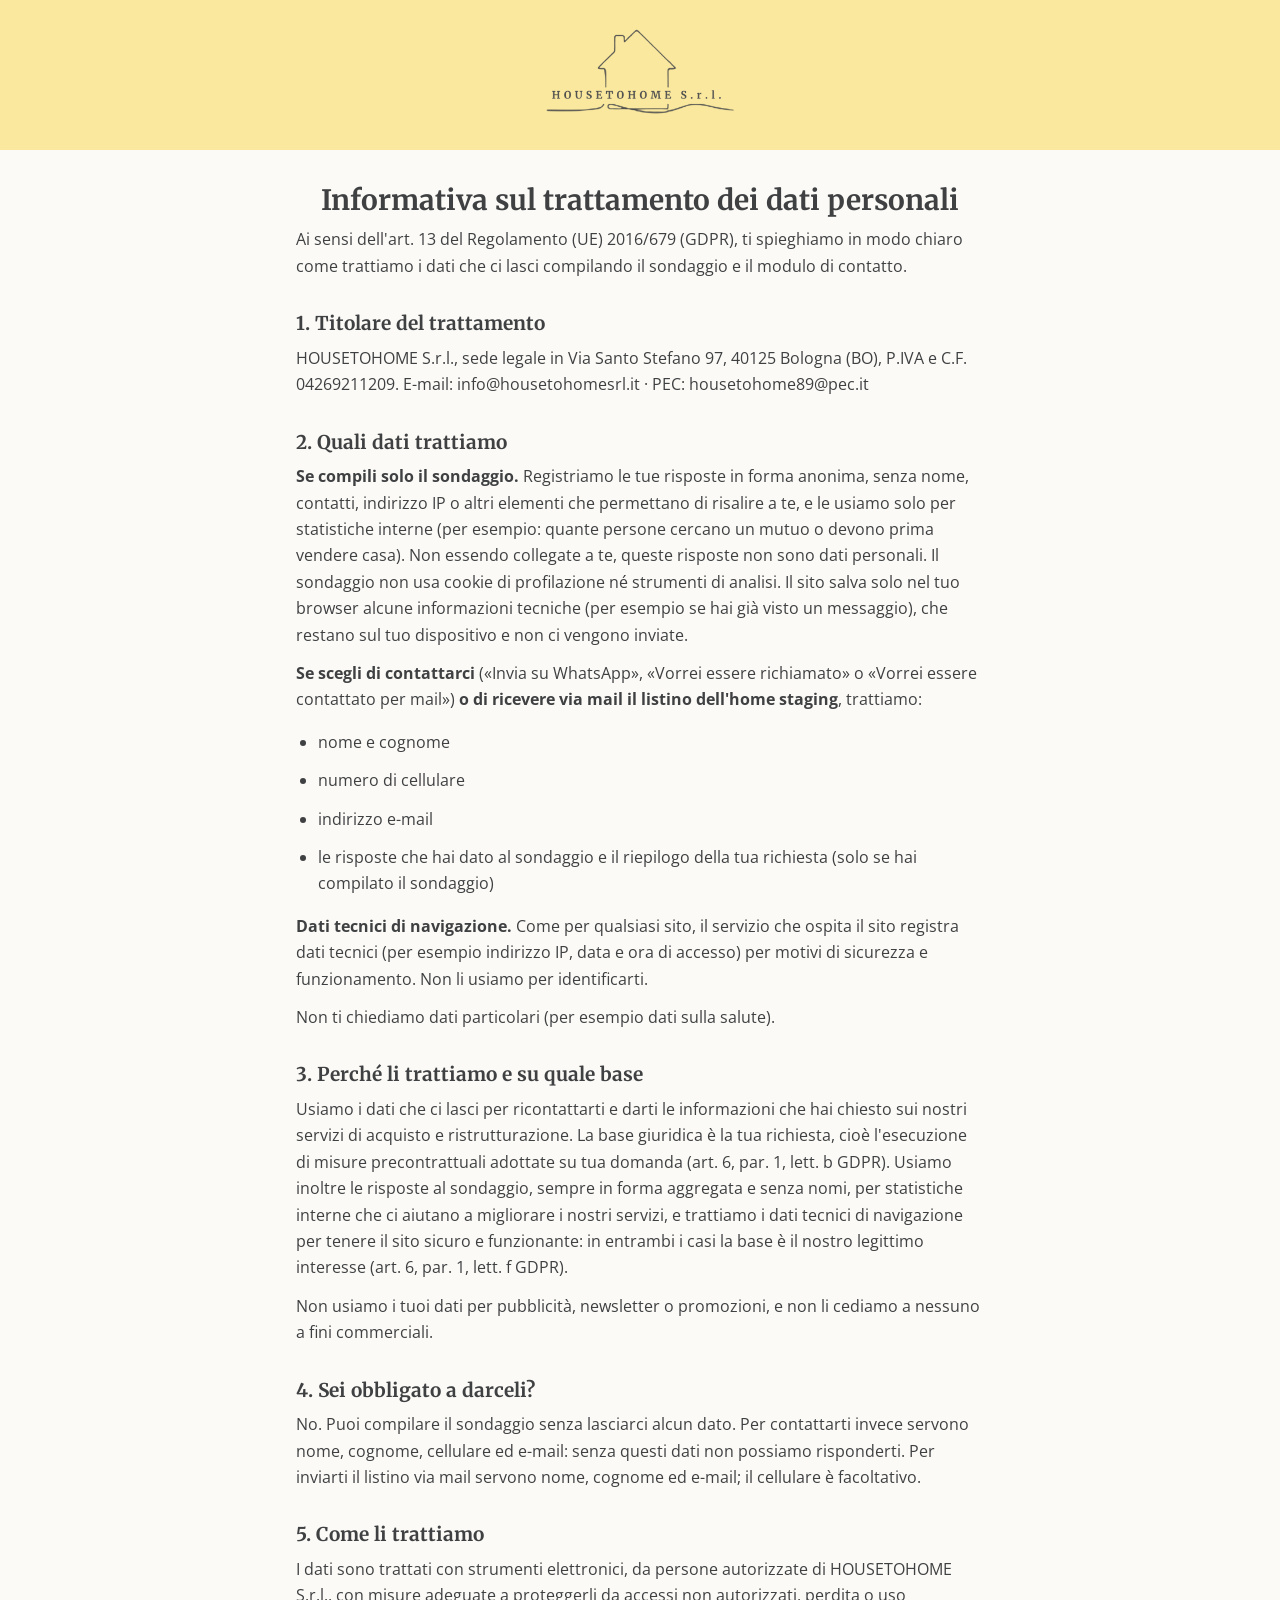
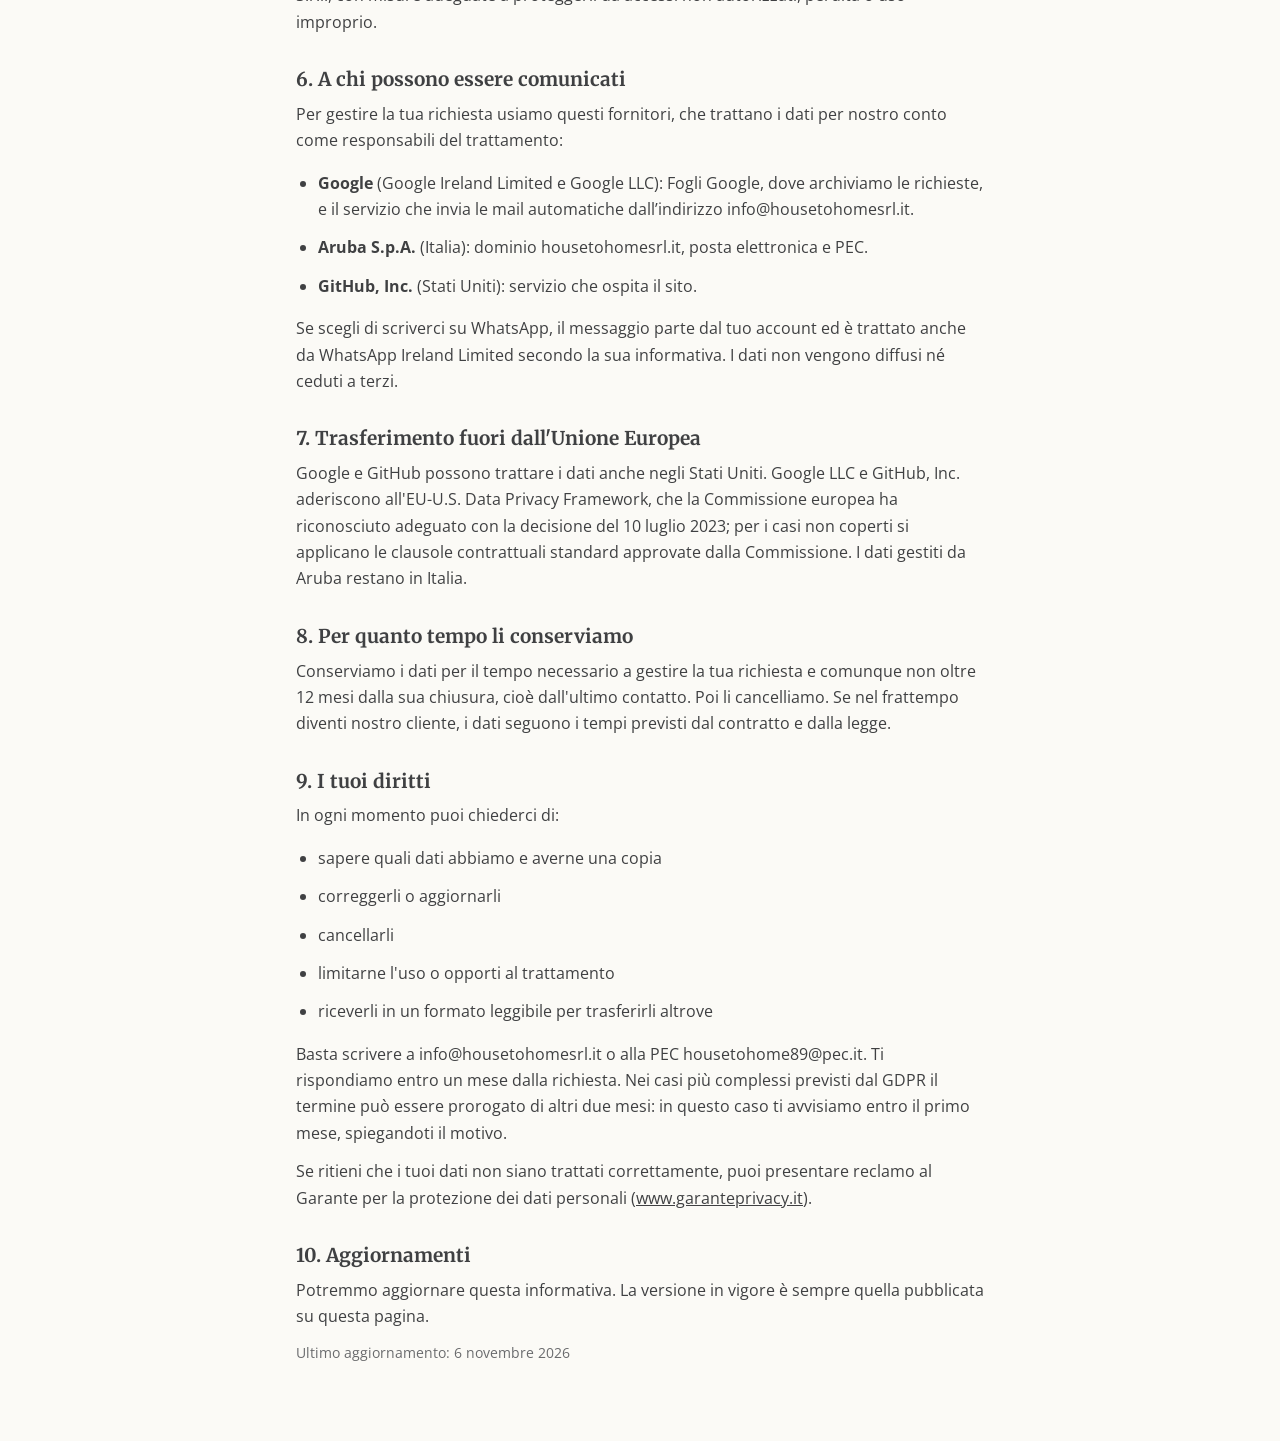
<file: privacy/index.html>
<!doctype html>
<html lang="it">
<head>
<meta charset="utf-8">
<meta name="viewport" content="width=device-width, initial-scale=1">
<title>Informativa privacy – HOUSETOHOME</title>
<link rel="stylesheet" href="../assets/fonts.css">
<style>
:root{--yellow:#FAE89E;--ink:#3F4042;--soft:#6A6B6D;--paper:#FFFFFF;--line:#E4E2DA}
*{box-sizing:border-box}
body{margin:0;background:#FBFAF6;color:var(--ink);font:16px/1.65 'Open Sans',system-ui,sans-serif}
header{background:var(--yellow);padding:28px 16px;text-align:center}
header img{width:190px;height:auto}
main{max-width:720px;margin:0 auto;padding:32px 16px 64px}
h1{font:700 28px/1.3 'Merriweather',serif;margin:0 0 8px}
h2{font:700 19px/1.35 'Merriweather',serif;margin:32px 0 8px}
p,li{margin:0 0 12px}
ul{padding-left:22px}
a{color:var(--ink)}
.small{color:var(--soft);font-size:14px}
</style>
</head>
<body>
<header><a href="/"><img src="../assets/logo.png" alt="HOUSETOHOME S.r.l."></a></header>
<main>
<h1 style="text-align:center">Informativa sul trattamento dei dati personali</h1>
<p>Ai sensi dell'art. 13 del Regolamento (UE) 2016/679 (GDPR), ti spieghiamo in modo chiaro come trattiamo i dati che ci lasci compilando il sondaggio e il modulo di contatto.</p>

<h2>1. Titolare del trattamento</h2>
<p>HOUSETOHOME S.r.l., sede legale in Via Santo Stefano 97, 40125 Bologna (BO), P.IVA e C.F. 04269211209. E-mail: info@housetohomesrl.it · PEC: housetohome89@pec.it</p>

<h2>2. Quali dati trattiamo</h2>
<p><strong>Se compili solo il sondaggio.</strong> Registriamo le tue risposte in forma anonima, senza nome, contatti, indirizzo IP o altri elementi che permettano di risalire a te, e le usiamo solo per statistiche interne (per esempio: quante persone cercano un mutuo o devono prima vendere casa). Non essendo collegate a te, queste risposte non sono dati personali. Il sondaggio non usa cookie di profilazione né strumenti di analisi. Il sito salva solo nel tuo browser alcune informazioni tecniche (per esempio se hai già visto un messaggio), che restano sul tuo dispositivo e non ci vengono inviate.</p>
<p><strong>Se scegli di contattarci</strong> («Invia su WhatsApp», «Vorrei essere richiamato» o «Vorrei essere contattato per mail») <strong>o di ricevere via mail il listino dell'home staging</strong>, trattiamo:</p>
<ul>
<li>nome e cognome</li>
<li>numero di cellulare</li>
<li>indirizzo e-mail</li>
<li>le risposte che hai dato al sondaggio e il riepilogo della tua richiesta (solo se hai compilato il sondaggio)</li>
</ul>
<p><strong>Dati tecnici di navigazione.</strong> Come per qualsiasi sito, il servizio che ospita il sito registra dati tecnici (per esempio indirizzo IP, data e ora di accesso) per motivi di sicurezza e funzionamento. Non li usiamo per identificarti.</p>
<p>Non ti chiediamo dati particolari (per esempio dati sulla salute).</p>

<h2>3. Perché li trattiamo e su quale base</h2>
<p>Usiamo i dati che ci lasci per ricontattarti e darti le informazioni che hai chiesto sui nostri servizi di acquisto e ristrutturazione. La base giuridica è la tua richiesta, cioè l'esecuzione di misure precontrattuali adottate su tua domanda (art. 6, par. 1, lett. b GDPR). Usiamo inoltre le risposte al sondaggio, sempre in forma aggregata e senza nomi, per statistiche interne che ci aiutano a migliorare i nostri servizi, e trattiamo i dati tecnici di navigazione per tenere il sito sicuro e funzionante: in entrambi i casi la base è il nostro legittimo interesse (art. 6, par. 1, lett. f GDPR).</p>
<p>Non usiamo i tuoi dati per pubblicità, newsletter o promozioni, e non li cediamo a nessuno a fini commerciali.</p>

<h2>4. Sei obbligato a darceli?</h2>
<p>No. Puoi compilare il sondaggio senza lasciarci alcun dato. Per contattarti invece servono nome, cognome, cellulare ed e-mail: senza questi dati non possiamo risponderti. Per inviarti il listino via mail servono nome, cognome ed e-mail; il cellulare è facoltativo.</p>

<h2>5. Come li trattiamo</h2>
<p>I dati sono trattati con strumenti elettronici, da persone autorizzate di HOUSETOHOME S.r.l., con misure adeguate a proteggerli da accessi non autorizzati, perdita o uso improprio.</p>

<h2>6. A chi possono essere comunicati</h2>
<p>Per gestire la tua richiesta usiamo questi fornitori, che trattano i dati per nostro conto come responsabili del trattamento:</p>
<ul>
<li><strong>Google</strong> (Google Ireland Limited e Google LLC): Fogli Google, dove archiviamo le richieste, e il servizio che invia le mail automatiche dall’indirizzo info@housetohomesrl.it.</li>
<li><strong>Aruba S.p.A.</strong> (Italia): dominio housetohomesrl.it, posta elettronica e PEC.</li>
<li><strong>GitHub, Inc.</strong> (Stati Uniti): servizio che ospita il sito.</li>
</ul>
<p>Se scegli di scriverci su WhatsApp, il messaggio parte dal tuo account ed è trattato anche da WhatsApp Ireland Limited secondo la sua informativa. I dati non vengono diffusi né ceduti a terzi.</p>

<h2>7. Trasferimento fuori dall'Unione Europea</h2>
<p>Google e GitHub possono trattare i dati anche negli Stati Uniti. Google LLC e GitHub, Inc. aderiscono all'EU-U.S. Data Privacy Framework, che la Commissione europea ha riconosciuto adeguato con la decisione del 10 luglio 2023; per i casi non coperti si applicano le clausole contrattuali standard approvate dalla Commissione. I dati gestiti da Aruba restano in Italia.</p>

<h2>8. Per quanto tempo li conserviamo</h2>
<p>Conserviamo i dati per il tempo necessario a gestire la tua richiesta e comunque non oltre 12 mesi dalla sua chiusura, cioè dall'ultimo contatto. Poi li cancelliamo. Se nel frattempo diventi nostro cliente, i dati seguono i tempi previsti dal contratto e dalla legge.</p>

<h2>9. I tuoi diritti</h2>
<p>In ogni momento puoi chiederci di:</p>
<ul>
<li>sapere quali dati abbiamo e averne una copia</li>
<li>correggerli o aggiornarli</li>
<li>cancellarli</li>
<li>limitarne l'uso o opporti al trattamento</li>
<li>riceverli in un formato leggibile per trasferirli altrove</li>
</ul>
<p>Basta scrivere a info@housetohomesrl.it o alla PEC housetohome89@pec.it. Ti rispondiamo entro un mese dalla richiesta. Nei casi più complessi previsti dal GDPR il termine può essere prorogato di altri due mesi: in questo caso ti avvisiamo entro il primo mese, spiegandoti il motivo.</p>
<p>Se ritieni che i tuoi dati non siano trattati correttamente, puoi presentare reclamo al Garante per la protezione dei dati personali (<a href="https://www.garanteprivacy.it" target="_blank" rel="noopener">www.garanteprivacy.it</a>).</p>

<h2>10. Aggiornamenti</h2>
<p>Potremmo aggiornare questa informativa. La versione in vigore è sempre quella pubblicata su questa pagina.</p>
<p class="small">Ultimo aggiornamento: 6 novembre 2026</p>
</main>
</body>
</html>
</file>
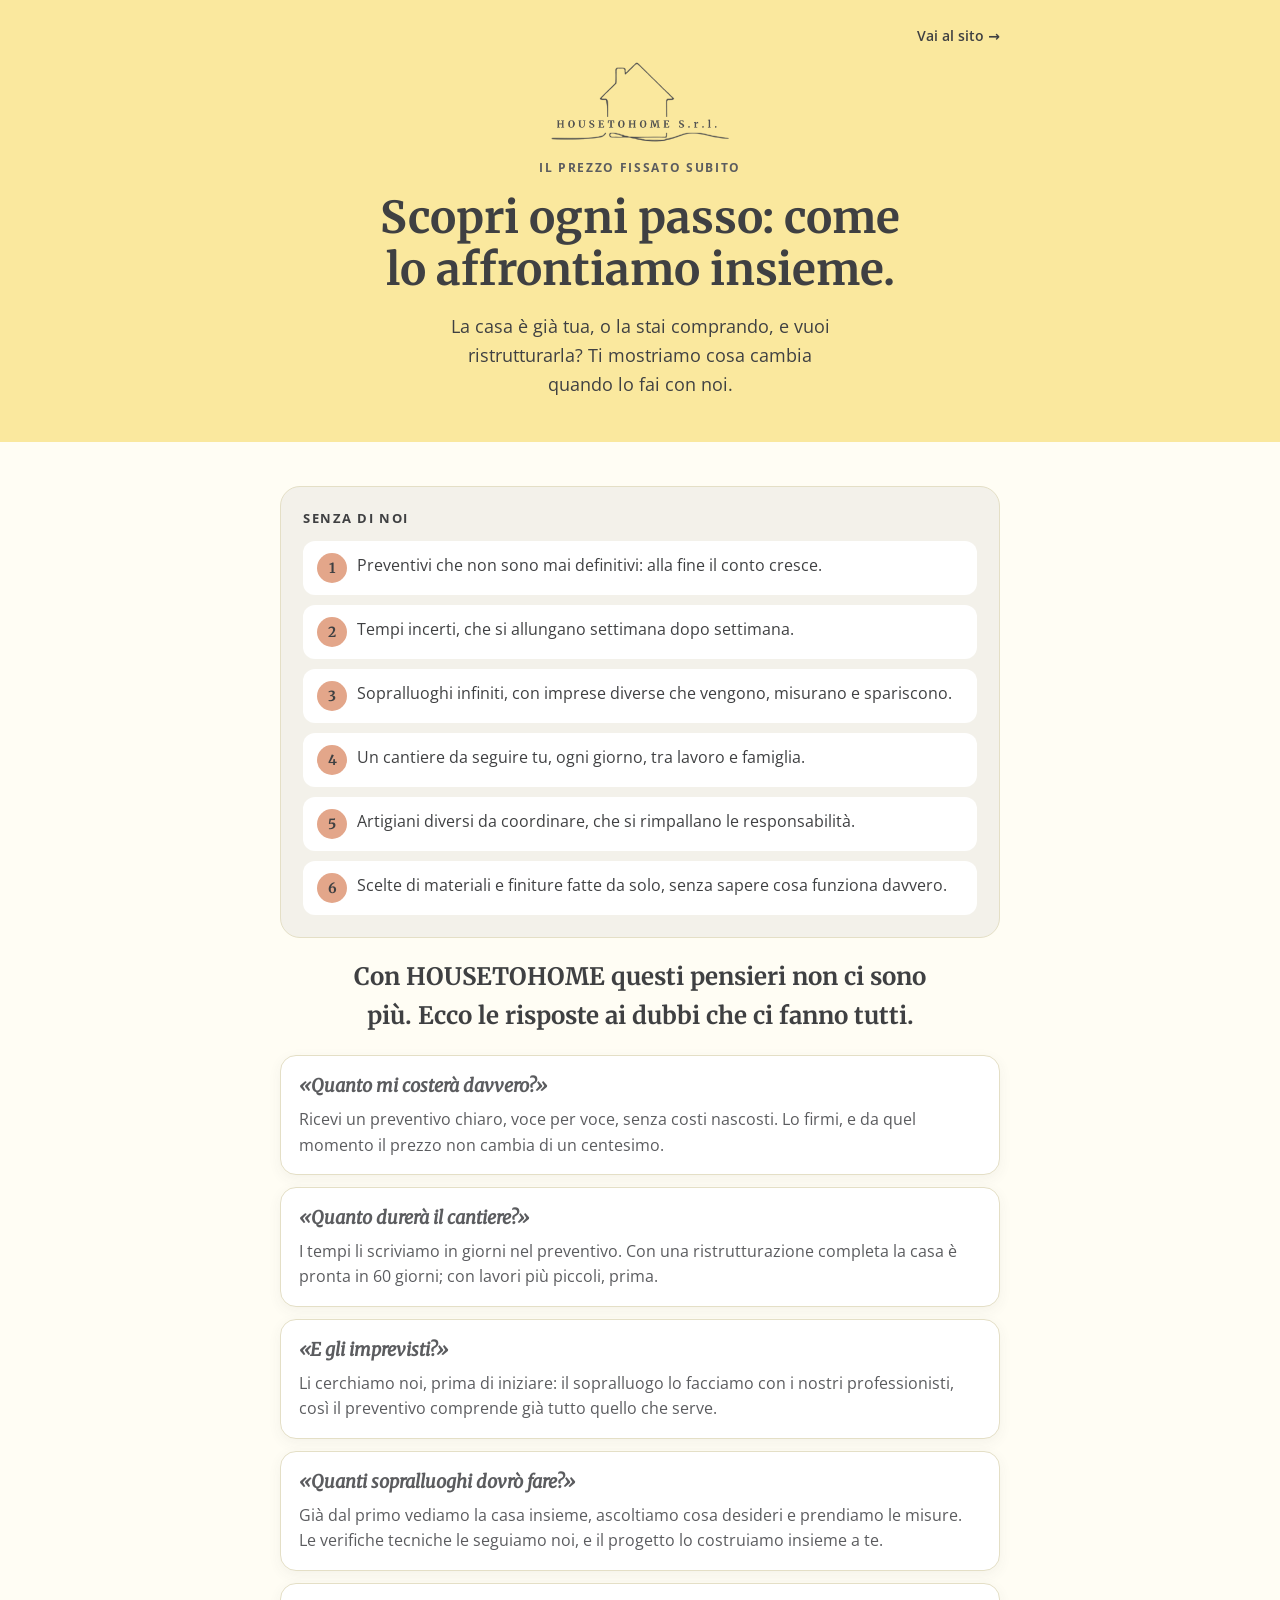
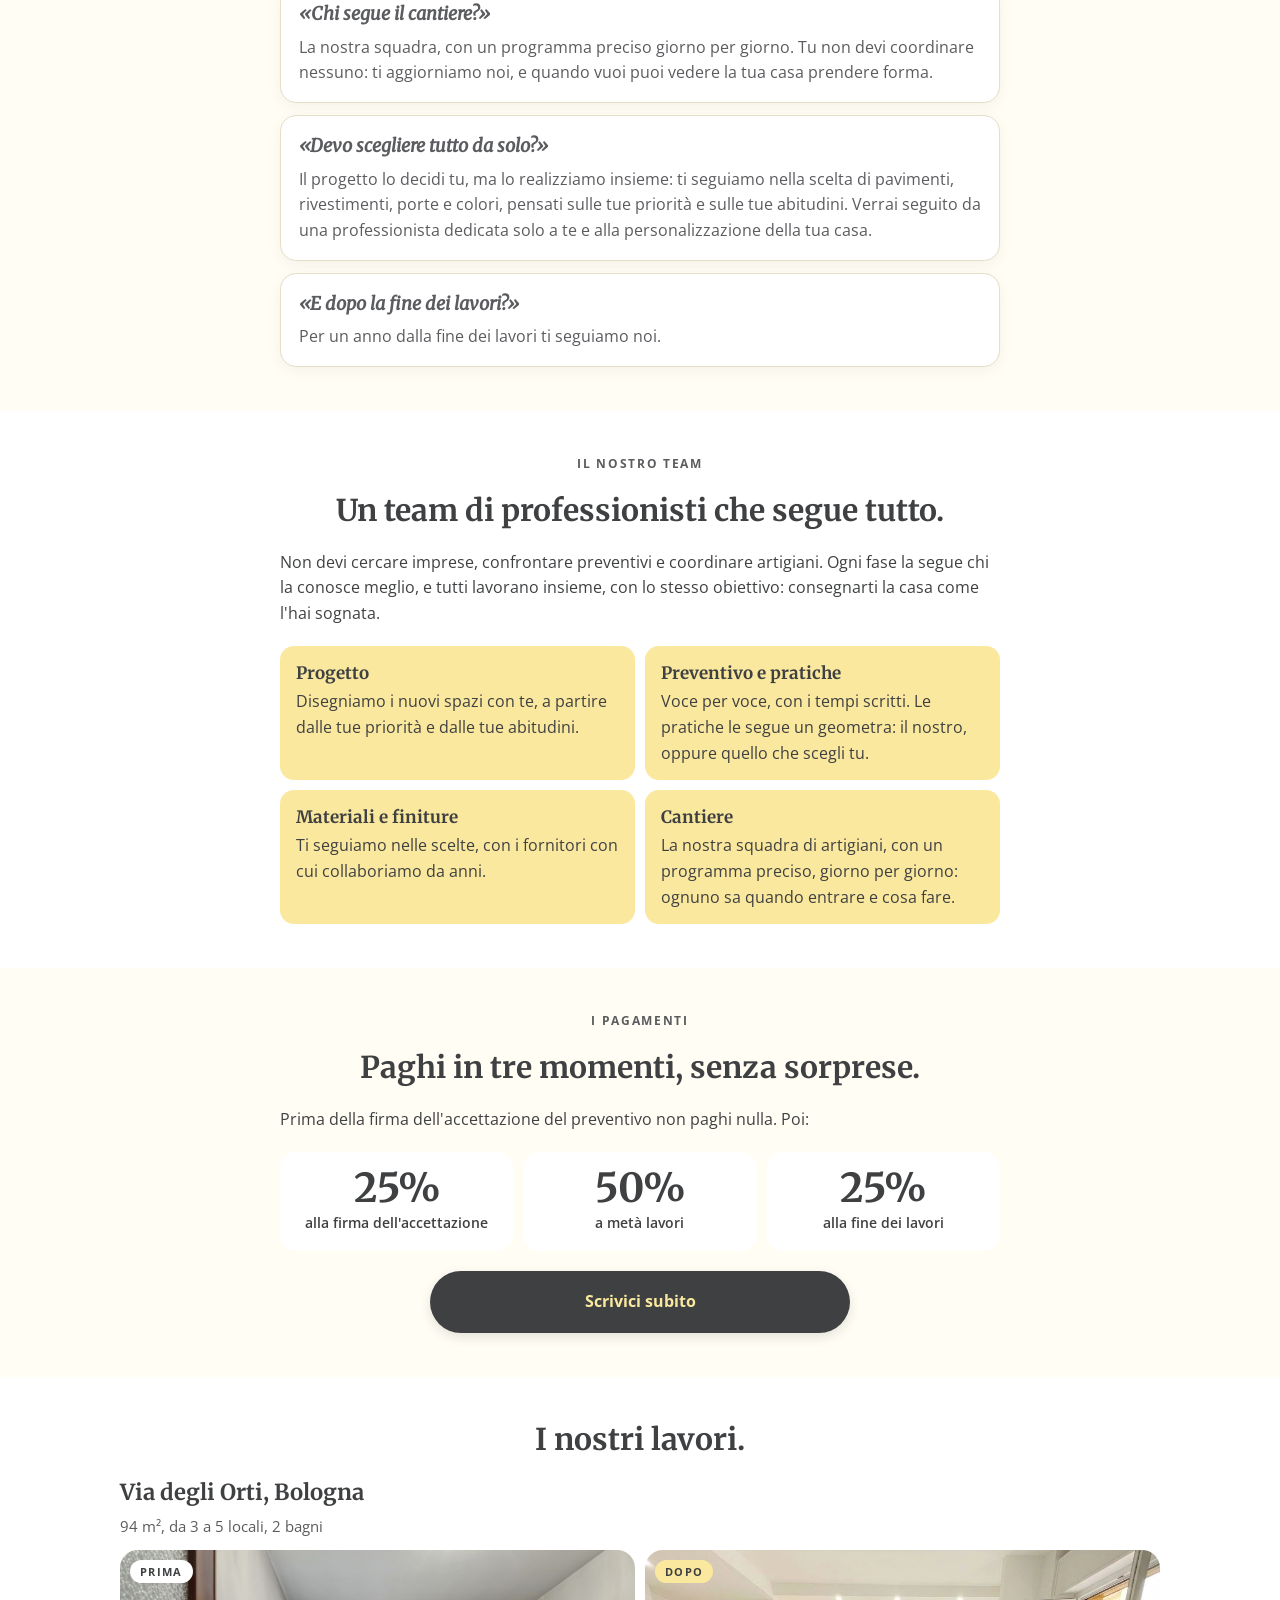
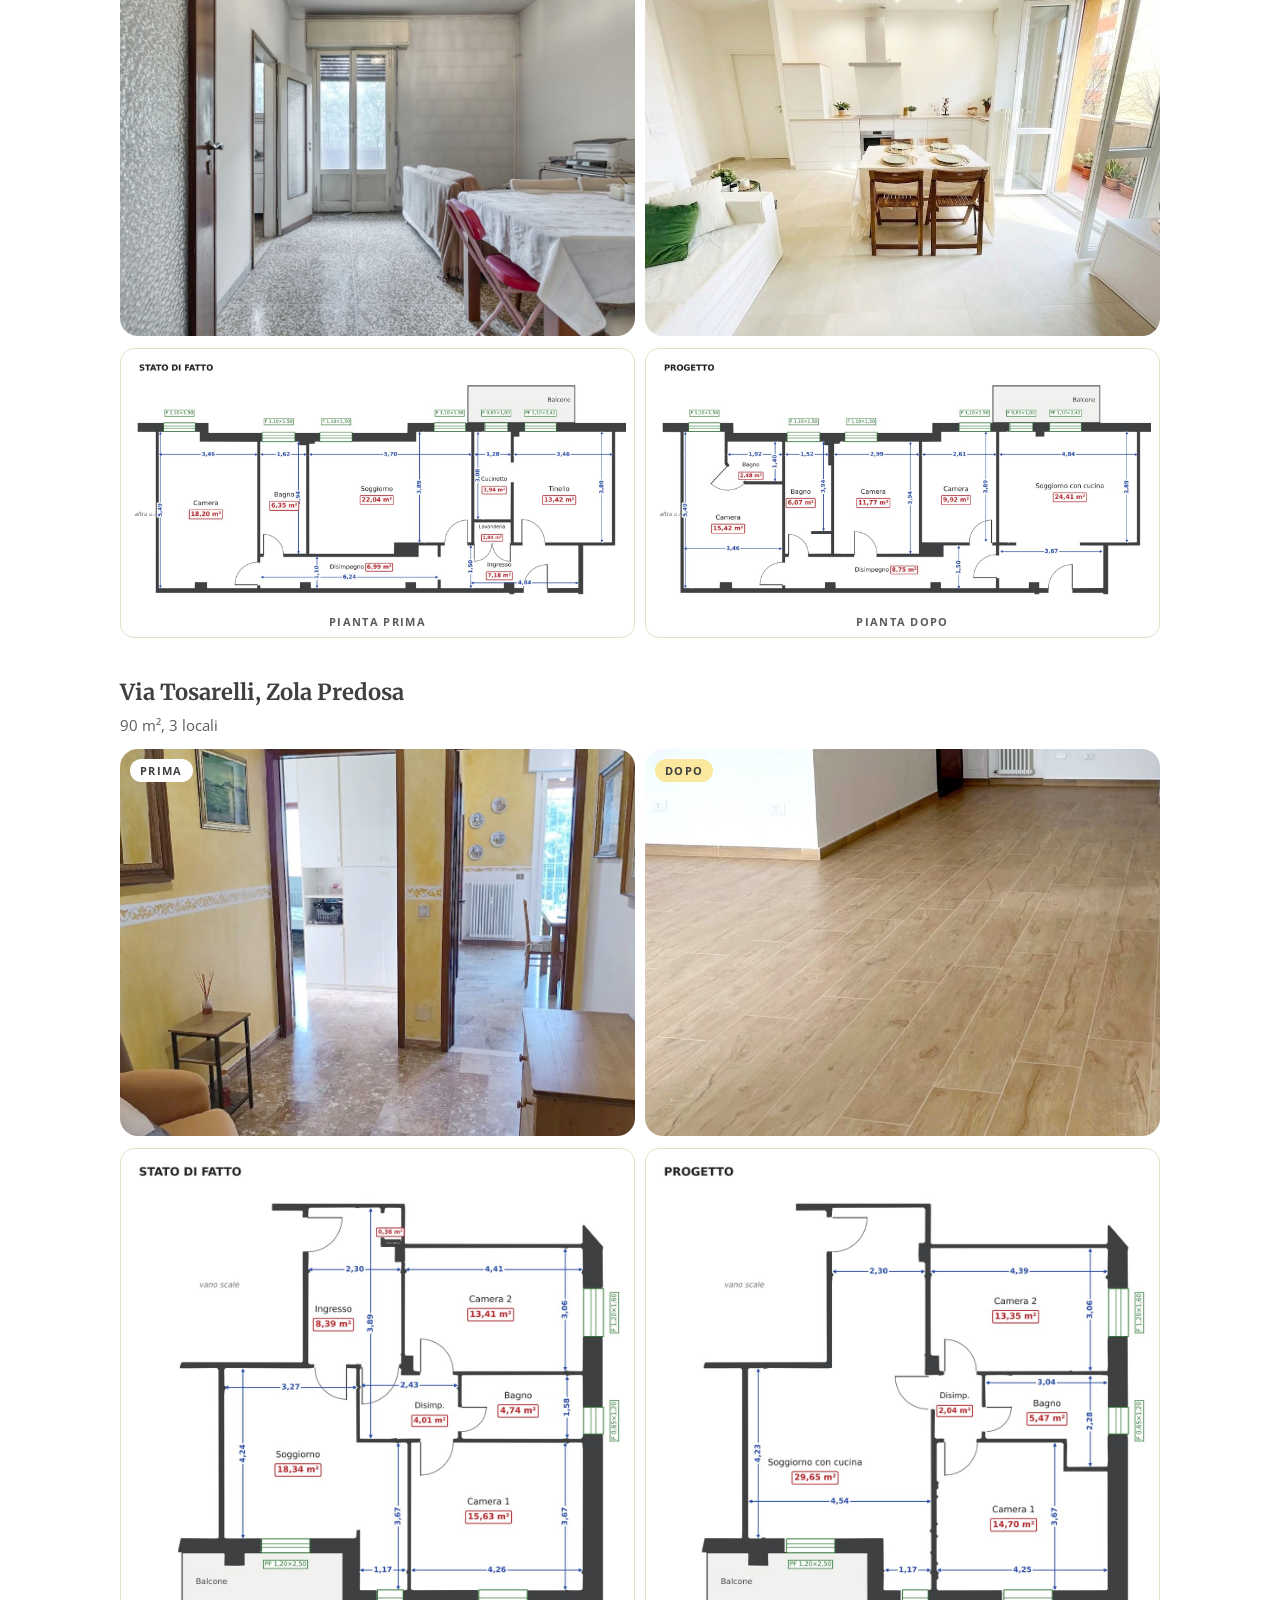
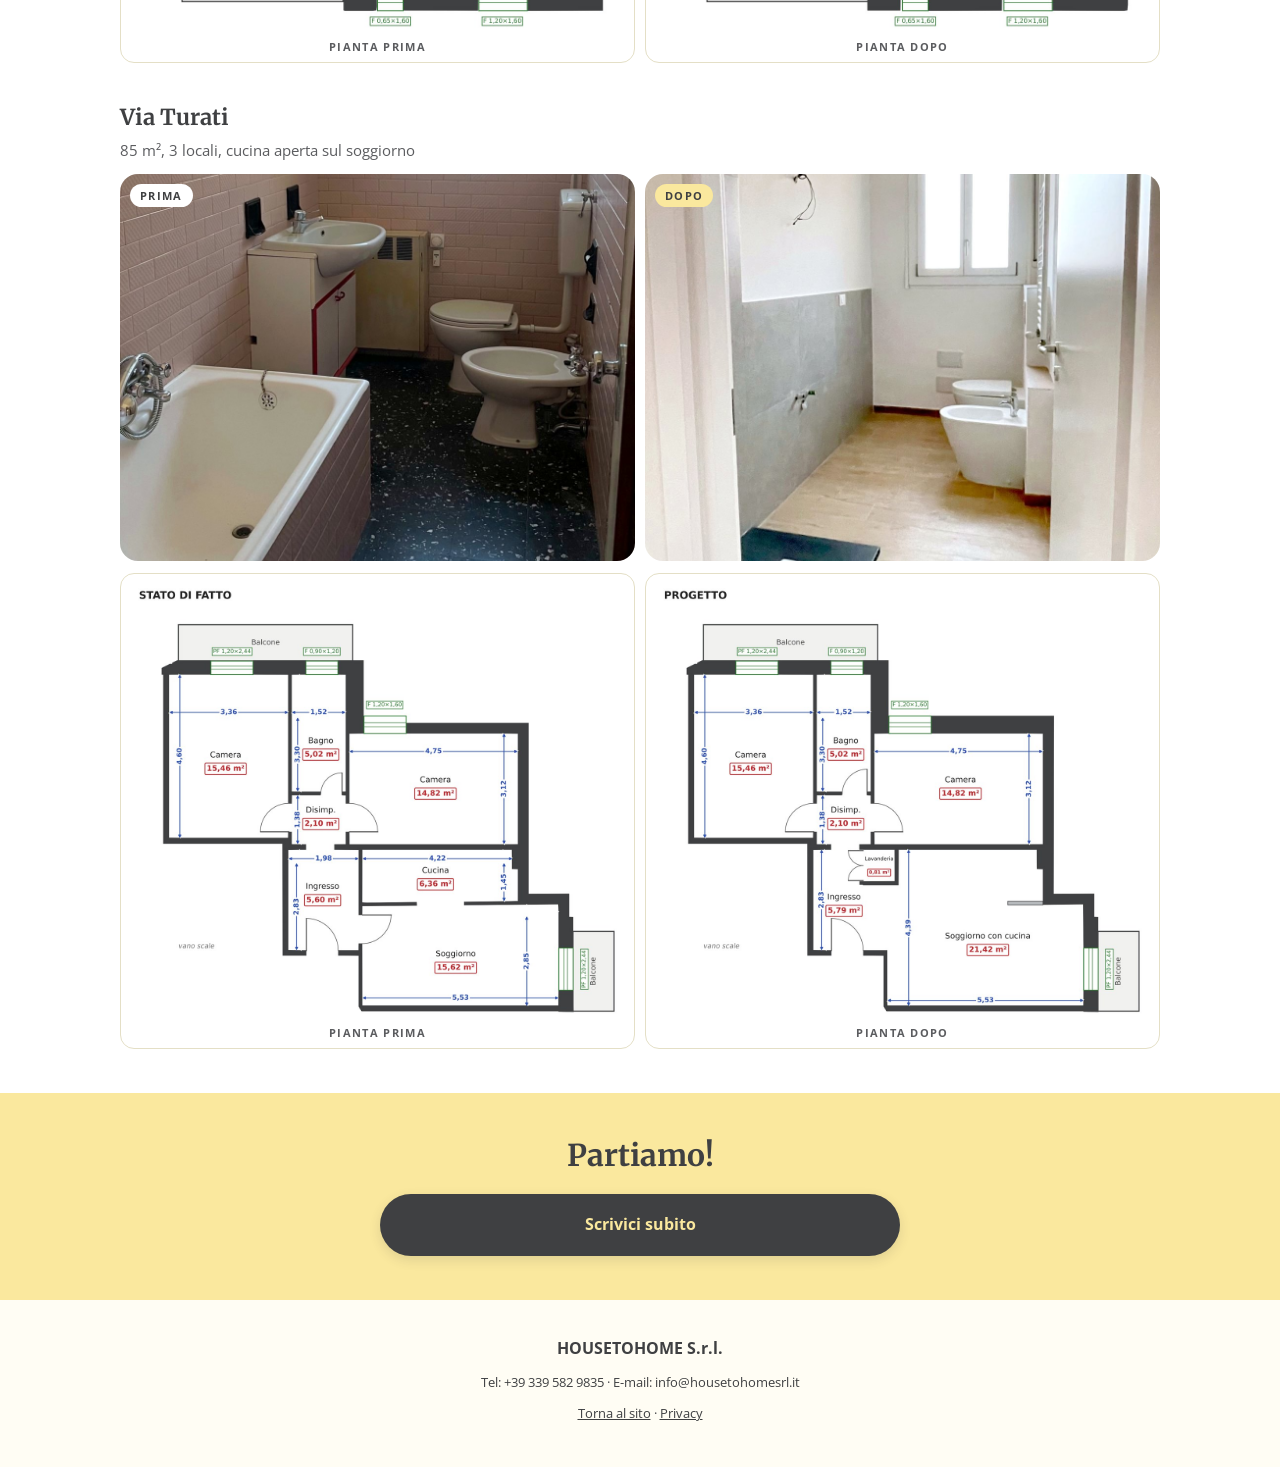
<file: ristrutturazione/index.html>
<!doctype html>
<html lang="it">
<head>
<meta charset="utf-8">
<meta name="viewport" content="width=device-width, initial-scale=1, viewport-fit=cover">
<title>La ristrutturazione · HOUSETOHOME</title>
<meta name="description" content="Ristrutturare con HOUSETOHOME: progetto deciso da te, prezzo fissato prima di iniziare, tempi scritti e un team di professionisti che segue tutto.">
<link rel="stylesheet" href="../assets/fonts.css">
<style>
:root{
  --yellow:#FAE89E; --yellow-soft:#FAE89E; --azzurro:#A9D3EE; --mattone:#E3A68A; --blu:#A7BCE3;
  --paper:#FFFDF4; --card:#FFFFFF; --ink:#3F4042; --ink-soft:#5B5C5F; --rule:#E4DFC6;
  --display:'Merriweather', Georgia, 'Times New Roman', serif;
  --body:'Open Sans', system-ui, -apple-system, 'Segoe UI', sans-serif;
  color-scheme: light;
}
*{box-sizing:border-box}
body{margin:0;background:var(--paper);color:var(--ink);font-family:var(--body);font-size:16px;line-height:1.6}
.band{padding-left:max(16px, env(safe-area-inset-left, 0px));padding-right:max(16px, env(safe-area-inset-right, 0px))}
.wrap{max-width:720px;margin:0 auto}
.yellow{background:var(--yellow)}
p{margin:0}
h1,h2,h3{font-family:var(--display);font-weight:700;color:var(--ink);text-wrap:balance;margin:0}
h1{font-size:clamp(28px,6.6vw,44px);line-height:1.18}
h2{font-size:clamp(22px,4.8vw,30px);line-height:1.25}
h3{font-size:18px;line-height:1.35}
.eyebrow{font:700 12px var(--body);letter-spacing:.14em;text-transform:uppercase;color:var(--ink-soft)}
.lead{font-size:18px;max-width:40ch}
header .wrap{padding-block:26px 44px;display:flex;flex-direction:column;gap:16px;align-items:center;text-align:center}
.logo{width:180px;height:auto;display:block}
.backs{align-self:stretch;display:flex;justify-content:space-between;gap:12px;flex-wrap:wrap}.backs .back:only-child,.backs .back[hidden]+.back{margin-left:auto}
.back{align-self:flex-start;font:600 14px var(--body);color:var(--ink);text-decoration:none}
section .wrap{padding-block:44px;display:flex;flex-direction:column;gap:20px}
.center{text-align:center;align-items:center}

/* esempio: senza di noi / con noi */
.case{border-radius:20px;padding:22px;display:flex;flex-direction:column;gap:14px}
.case.senza{background:#F3F1EA;border:1px solid var(--rule)}
.case.con{background:var(--yellow-soft);border:1px solid #EED98A}
.case .tit{font:700 13px var(--body);letter-spacing:.12em;text-transform:uppercase}
.rows{display:flex;flex-direction:column;gap:6px}
.row{display:flex;justify-content:space-between;gap:12px;align-items:baseline;border-bottom:1px dashed rgba(63,64,66,.2);padding-bottom:6px}
.row span:last-child{font-weight:700;white-space:nowrap}
.sum{display:flex;flex-wrap:wrap;align-items:center;justify-content:center;gap:6px 10px;font-family:var(--display);font-weight:700;font-size:clamp(15px,4vw,24px);background:var(--card);border-radius:14px;padding:14px}
.sum small{display:block;font:600 11px var(--body);letter-spacing:.1em;text-transform:uppercase;color:var(--ink-soft);text-align:center}
.sum .op{color:var(--ink-soft)}
.sum .tot{background:var(--yellow);border-radius:10px;padding:2px 10px;white-space:nowrap}
@media (max-width:480px){.sum .op:nth-of-type(2){display:none}.sum .tot{flex-basis:100%;text-align:center;margin-top:4px}}
.case .q{font-family:var(--display);font-style:italic;font-weight:700;font-size:clamp(22px,5.6vw,28px);line-height:1.3;text-wrap:balance}
.case .warn{font-weight:700}

/* linea del tempo */
.timeline{list-style:none;margin:0;padding:0;position:relative}
.timeline::before{content:"";position:absolute;left:21px;top:10px;bottom:10px;width:3px;border-radius:3px;background:linear-gradient(var(--yellow),var(--azzurro),var(--mattone),var(--blu))}
.step{position:relative;padding:0 0 22px 64px}
.step:last-child{padding-bottom:0}
.step .n{position:absolute;left:0;top:0;width:45px;height:45px;border-radius:50%;display:grid;place-items:center;font:700 18px var(--display);background:var(--yellow);border:3px solid var(--paper)}
.step:nth-child(4n+2) .n{background:var(--azzurro)}
.step:nth-child(4n+3) .n{background:var(--mattone)}
.step:nth-child(4n+4) .n{background:var(--blu)}
.step .box{background:var(--card);border:1px solid var(--rule);border-radius:16px;padding:16px 18px;display:flex;flex-direction:column;gap:6px;box-shadow:0 4px 14px rgba(63,64,66,.06)}
.step .box p{color:var(--ink-soft)}
.step .box p strong{color:var(--ink)}
.step.go .box{background:var(--yellow-soft);border-color:#EED98A}
.reveal{opacity:0;transform:translateY(18px);transition:opacity .6s ease,transform .6s ease}
.reveal.on{opacity:1;transform:none}
@media (prefers-reduced-motion:reduce){.reveal{opacity:1;transform:none;transition:none}}

/* casa vera */
.real{display:grid;grid-template-columns:1fr 1fr;gap:10px}
.real figure{margin:0;position:relative;border-radius:16px;overflow:hidden;aspect-ratio:4/3;max-width:100%;background:#EFEADA}
.real img{width:100%;height:100%;object-fit:cover;display:block}
.real .tag{position:absolute;left:10px;top:10px;font:700 11px var(--body);letter-spacing:.12em;text-transform:uppercase;background:var(--card);padding:4px 10px;border-radius:999px}
.real .tag.dopo{background:var(--yellow)}
.real-cap{font-size:14px;color:var(--ink-soft);text-align:center}
.faq{background:var(--card);border:2px solid var(--ink);border-radius:20px;padding:22px;display:flex;flex-direction:column;gap:10px}
.faq .qq{font-family:var(--display);font-style:italic;font-size:clamp(18px,4.2vw,22px);line-height:1.4}
.faq .yes{font-family:var(--display);font-weight:700;font-size:20px;background:var(--yellow);align-self:flex-start;padding:2px 12px;border-radius:8px}
.time{display:flex;align-items:center;gap:14px;background:var(--azzurro);border-radius:16px;padding:14px 18px;font-weight:600}
@media (max-width:480px){.time{flex-direction:column;text-align:center;gap:6px}}
.time b{font-family:var(--display);font-size:clamp(26px,6vw,34px);line-height:1;white-space:nowrap}
.value{background:var(--ink);color:#fff;border-radius:20px;padding:22px;display:flex;flex-direction:column;gap:8px;text-align:center;align-items:center}
.value .v-num{font-family:var(--display);font-weight:700;font-size:clamp(34px,9vw,52px);line-height:1.1;color:var(--yellow)}
.value .v-txt{font-weight:700;font-size:17px}
.value p:last-child{color:#E9E6DA;max-width:52ch}
.bridge{font-family:var(--display);font-weight:700;font-size:clamp(19px,4.4vw,24px);text-align:center;text-wrap:balance}
.probs{list-style:none;margin:0;padding:0;display:flex;flex-direction:column;gap:10px}
.probs li{display:grid;grid-template-columns:30px 1fr;gap:10px;align-items:start;background:var(--card);border-radius:12px;padding:12px 14px}
.probs li b{width:30px;height:30px;border-radius:50%;background:var(--mattone);display:grid;place-items:center;font:700 14px var(--display)}
.qa{display:flex;flex-direction:column;gap:12px}
.qa article{background:var(--card);border:1px solid var(--rule);border-radius:16px;padding:16px 18px;display:flex;flex-direction:column;gap:6px;box-shadow:0 4px 14px rgba(63,64,66,.06)}
.qa .qq{font-family:var(--display);font-style:italic;font-weight:700;font-size:18px}
.qa p{color:var(--ink-soft)}
.team{display:grid;grid-template-columns:1fr;gap:10px}
.team div{background:var(--yellow-soft);border-radius:14px;padding:14px 16px}
.team b{display:block;font-family:var(--display);font-size:17px;margin-bottom:2px}
@media (min-width:640px){.team{grid-template-columns:1fr 1fr}}
.pay{display:grid;grid-template-columns:repeat(3,1fr);gap:10px}
.pay div{background:var(--card);border-radius:16px;padding:16px 10px;text-align:center;display:flex;flex-direction:column;gap:4px}
.pay b{font-family:var(--display);font-size:clamp(28px,7vw,40px);line-height:1}
.pay span{font-size:14px;font-weight:600}
.pay div{min-width:0}
@media (max-width:380px){.pay{grid-template-columns:1fr}}
.house{display:flex;flex-direction:column;gap:12px}
.house h3{font-size:22px}
.house .meta{color:var(--ink-soft);font-size:15px;margin-top:-6px}
.big2{display:grid;grid-template-columns:1fr;gap:10px}
@media (min-width:640px){.big2{grid-template-columns:1fr 1fr}}
.big2 figure{margin:0;position:relative;border-radius:18px;overflow:hidden;aspect-ratio:4/3;max-width:100%;background:#EFEADA}
.big2 img{width:100%;height:100%;object-fit:cover;display:block}
.big2 .tag{position:absolute;left:10px;top:10px;font:700 11px var(--body);letter-spacing:.12em;text-transform:uppercase;background:var(--card);padding:4px 10px;border-radius:999px}
.big2 .tag.dopo{background:var(--yellow)}
.plans{display:grid;grid-template-columns:1fr;gap:10px}
@media (min-width:640px){.plans{grid-template-columns:1fr 1fr}}
.plans figure{margin:0;background:#fff;border:1px solid var(--rule);border-radius:14px;padding:8px;display:flex;flex-direction:column;gap:4px}
.plans img{width:100%;height:auto;display:block}
.plans figcaption{font:700 11px var(--body);letter-spacing:.12em;text-transform:uppercase;color:var(--ink-soft);text-align:center}
.houses{display:flex;flex-direction:column;gap:40px}
.cta1{display:flex;justify-content:center}
.cta1 .btn{width:100%;max-width:420px}
/* finale */
.final{background:var(--azzurro);border-radius:20px;padding:24px;display:flex;flex-direction:column;gap:12px;text-align:center;align-items:center}
.final p.big{font-family:var(--display);font-weight:700;font-size:clamp(19px,4.4vw,24px);line-height:1.4;max-width:30ch}
.note{font-size:13px;color:var(--ink-soft)}
.note-big{font-weight:600;font-size:17px;text-align:center}
.ctas{display:flex;flex-direction:column;gap:12px;width:100%;max-width:520px}
.btn{display:flex;align-items:center;justify-content:center;gap:10px;text-align:center;min-height:62px;padding:12px 24px;border-radius:999px;font:700 16px/1.35 var(--body);text-decoration:none;box-shadow:0 4px 12px rgba(63,64,66,.14);transition:transform .15s ease}
.btn:hover{transform:translateY(-2px)}
.btn:focus-visible{outline:3px solid var(--ink);outline-offset:3px}
.btn.main{background:var(--ink);color:var(--yellow)}
.btn.alt{background:var(--card);color:var(--ink);border:2px solid var(--ink)}
footer .wrap{padding-block:36px 44px;display:flex;flex-direction:column;gap:10px;align-items:center;text-align:center}
footer a{color:var(--ink)}
.small{font-size:13px}
@media (min-width:720px){
  .cases{display:grid;grid-template-columns:1fr 1fr;gap:16px;align-items:start}
}
.cases{display:flex;flex-direction:column;gap:16px}
@media (min-width:720px){.cases{display:grid}}

@media (min-width:1100px){.wrap.wide{max-width:1040px}}
/* titoli centrati su tutti i dispositivi */
h2,.eyebrow{text-align:center!important;text-wrap:balance;margin-left:auto;margin-right:auto}
</style>
</head>
<body>

<header class="band yellow">
  <div class="wrap">
    <nav class="backs" aria-label="Navigazione">
      <a class="back" id="indietro" href="/#ti-aiutiamo" hidden>← Torna indietro</a>
      <a class="back" href="/">Vai al sito →</a>
    </nav>
    <img class="logo" src="../assets/logo.png" alt="HOUSETOHOME S.r.l.">
    <p class="eyebrow">Il prezzo fissato subito</p>
    <h1>Scopri ogni passo: come lo affrontiamo insieme.</h1>
    <p class="lead">La casa è già tua, o la stai comprando, e vuoi ristrutturarla? Ti mostriamo cosa cambia quando lo fai con noi.</p>
  </div>
</header>

<section class="band">
  <div class="wrap">
    <article class="case senza reveal">
      <p class="tit">Senza di noi</p>
      <ul class="probs">
        <li class="reveal"><b>1</b><span>Preventivi che non sono mai definitivi: alla fine il conto cresce.</span></li>
        <li class="reveal"><b>2</b><span>Tempi incerti, che si allungano settimana dopo settimana.</span></li>
        <li class="reveal"><b>3</b><span>Sopralluoghi infiniti, con imprese diverse che vengono, misurano e spariscono.</span></li>
        <li class="reveal"><b>4</b><span>Un cantiere da seguire tu, ogni giorno, tra lavoro e famiglia.</span></li>
        <li class="reveal"><b>5</b><span>Artigiani diversi da coordinare, che si rimpallano le responsabilità.</span></li>
        <li class="reveal"><b>6</b><span>Scelte di materiali e finiture fatte da solo, senza sapere cosa funziona davvero.</span></li>
      </ul>
    </article>
    <p class="bridge reveal">Con HOUSETOHOME questi pensieri non ci sono più. Ecco le risposte ai dubbi che ci fanno tutti.</p>
    <div class="qa">
      <article class="reveal"><p class="qq">«Quanto mi costerà davvero?»</p><p>Ricevi un preventivo chiaro, voce per voce, senza costi nascosti. Lo firmi, e da quel momento il prezzo non cambia di un centesimo.</p></article>
      <article class="reveal"><p class="qq">«Quanto durerà il cantiere?»</p><p>I tempi li scriviamo in giorni nel preventivo. Con una ristrutturazione completa la casa è pronta in 60 giorni; con lavori più piccoli, prima.</p></article>
      <article class="reveal"><p class="qq">«E gli imprevisti?»</p><p>Li cerchiamo noi, prima di iniziare: il sopralluogo lo facciamo con i nostri professionisti, così il preventivo comprende già tutto quello che serve.</p></article>
      <article class="reveal"><p class="qq">«Quanti sopralluoghi dovrò fare?»</p><p>Già dal primo vediamo la casa insieme, ascoltiamo cosa desideri e prendiamo le misure. Le verifiche tecniche le seguiamo noi, e il progetto lo costruiamo insieme a te.</p></article>
      <article class="reveal"><p class="qq">«Chi segue il cantiere?»</p><p>La nostra squadra, con un programma preciso giorno per giorno. Tu non devi coordinare nessuno: ti aggiorniamo noi, e quando vuoi puoi vedere la tua casa prendere forma.</p></article>
      <article class="reveal"><p class="qq">«Devo scegliere tutto da solo?»</p><p>Il progetto lo decidi tu, ma lo realizziamo insieme: ti seguiamo nella scelta di pavimenti, rivestimenti, porte e colori, pensati sulle tue priorità e sulle tue abitudini. Verrai seguito da una professionista dedicata solo a te e alla personalizzazione della tua casa.</p></article>
      <article class="reveal"><p class="qq">«E dopo la fine dei lavori?»</p><p>Per un anno dalla fine dei lavori ti seguiamo noi.</p></article>
    </div>
  </div>
</section>

<section class="band" style="background:var(--card)">
  <div class="wrap">
    <p class="eyebrow">Il nostro team</p>
    <h2>Un team di professionisti che segue tutto.</h2>
    <p>Non devi cercare imprese, confrontare preventivi e coordinare artigiani. Ogni fase la segue chi la conosce meglio, e tutti lavorano insieme, con lo stesso obiettivo: consegnarti la casa come l'hai sognata.</p>
    <div class="team">
      <div class="reveal"><b>Progetto</b>Disegniamo i nuovi spazi con te, a partire dalle tue priorità e dalle tue abitudini.</div>
      <div class="reveal"><b>Preventivo e pratiche</b>Voce per voce, con i tempi scritti. Le pratiche le segue un geometra: il nostro, oppure quello che scegli tu.</div>
      <div class="reveal"><b>Materiali e finiture</b>Ti seguiamo nelle scelte, con i fornitori con cui collaboriamo da anni.</div>
      <div class="reveal"><b>Cantiere</b>La nostra squadra di artigiani, con un programma preciso, giorno per giorno: ognuno sa quando entrare e cosa fare.</div>
    </div>
  </div>
</section>

<section class="band">
  <div class="wrap">
    <p class="eyebrow">I pagamenti</p>
    <h2>Paghi in tre momenti, senza sorprese.</h2>
    <p>Prima della firma dell'accettazione del preventivo non paghi nulla. Poi:</p>
    <div class="pay reveal">
      <div><b>25%</b><span>alla firma dell'accettazione</span></div>
      <div><b>50%</b><span>a metà lavori</span></div>
      <div><b>25%</b><span>alla fine dei lavori</span></div>
    </div>
    <div class="cta1 reveal"><a class="btn main" href="../sondaggio/#ristrutturazione">Scrivici subito</a></div>
  </div>
</section>

<section class="band" style="background:var(--card)">
  <div class="wrap wide">
    <h2>I nostri lavori.</h2>
    <div class="houses">
      <article class="house reveal">
        <h3>Via degli Orti, Bologna</h3>
        <p class="meta">94 m², da 3 a 5 locali, 2 bagni</p>
        <div class="big2">
          <figure><img src="../assets/media/lavori/b-orti-soggiorno-prima.jpg" alt="La zona giorno prima dei lavori" loading="lazy"><span class="tag">Prima</span></figure>
          <figure><img src="../assets/media/lavori/b-orti-soggiorno-dopo.jpg" alt="La stessa zona giorno, finita" loading="lazy"><span class="tag dopo">Dopo</span></figure>
        </div>
        <div class="plans">
          <figure><img src="../assets/media/piante/orti-prima.jpg" alt="Pianta prima dei lavori, Via degli Orti, Bologna" loading="lazy"><figcaption>Pianta prima</figcaption></figure>
          <figure><img src="../assets/media/piante/orti-dopo.jpg" alt="Pianta dopo i lavori, Via degli Orti, Bologna" loading="lazy"><figcaption>Pianta dopo</figcaption></figure>
        </div>
      </article>
      <article class="house reveal">
        <h3>Via Tosarelli, Zola Predosa</h3>
        <p class="meta">90 m², 3 locali</p>
        <div class="big2">
          <figure><img src="../assets/media/lavori/b-tosarelli-prima.jpg" alt="L'ingresso prima dei lavori" loading="lazy"><span class="tag">Prima</span></figure>
          <figure><img src="../assets/media/lavori/b-casa4-ingresso-dopo.jpg" alt="Lo stesso ingresso, aperto e luminoso" loading="lazy"><span class="tag dopo">Dopo</span></figure>
        </div>
        <div class="plans">
          <figure><img src="../assets/media/piante/tosarelli-prima.jpg" alt="Pianta prima dei lavori, Via Tosarelli, Zola Predosa" loading="lazy"><figcaption>Pianta prima</figcaption></figure>
          <figure><img src="../assets/media/piante/tosarelli-dopo.jpg" alt="Pianta dopo i lavori, Via Tosarelli, Zola Predosa" loading="lazy"><figcaption>Pianta dopo</figcaption></figure>
        </div>
      </article>
      <article class="house reveal">
        <h3>Via Turati</h3>
        <p class="meta">85 m², 3 locali, cucina aperta sul soggiorno</p>
        <div class="big2">
          <figure><img src="../assets/media/lavori/b-casa3-bagno-prima.jpg" alt="Il bagno prima dei lavori" loading="lazy"><span class="tag">Prima</span></figure>
          <figure><img src="../assets/media/lavori/b-casa3-bagno-dopo.jpg" alt="Lo stesso bagno, rifatto da zero" loading="lazy"><span class="tag dopo">Dopo</span></figure>
        </div>
        <div class="plans">
          <figure><img src="../assets/media/piante/turati-prima.jpg" alt="Pianta prima dei lavori, Via Turati" loading="lazy"><figcaption>Pianta prima</figcaption></figure>
          <figure><img src="../assets/media/piante/turati-dopo.jpg" alt="Pianta dopo i lavori, Via Turati" loading="lazy"><figcaption>Pianta dopo</figcaption></figure>
        </div>
      </article>
    </div>
  </div>
</section>

<section class="band yellow">
  <div class="wrap center">
    <h2>Partiamo!</h2>
    <div class="ctas"><a class="btn main" href="../sondaggio/#ristrutturazione">Scrivici subito</a></div>
  </div>
</section>

<footer class="band">
  <div class="wrap">
    <p><strong>HOUSETOHOME S.r.l.</strong></p>
    <p class="small">Tel: +39 339 582 9835 · E-mail: info@housetohomesrl.it</p>
    <p class="small"><a href="/">Torna al sito</a> · <a href="../privacy/">Privacy</a></p>
  </div>
</footer>

<script>
(function(){
  var els=document.querySelectorAll(".reveal");
  if(!("IntersectionObserver" in window)){els.forEach(function(e){e.classList.add("on")});return;}
  var io=new IntersectionObserver(function(en){en.forEach(function(x){if(x.isIntersecting){x.target.classList.add("on");io.unobserve(x.target);}})},{threshold:.15});
  els.forEach(function(e){io.observe(e)});
})();
</script>
<script src="/assets/uscita.js" defer></script>
<script>(function(){var b=document.getElementById('indietro');try{if(history.length>1&&document.referrer&&new URL(document.referrer).origin===location.origin){b.hidden=false;b.addEventListener('click',function(e){e.preventDefault();history.back();});}}catch(e){}})();</script>
</body>
</html>
</file>
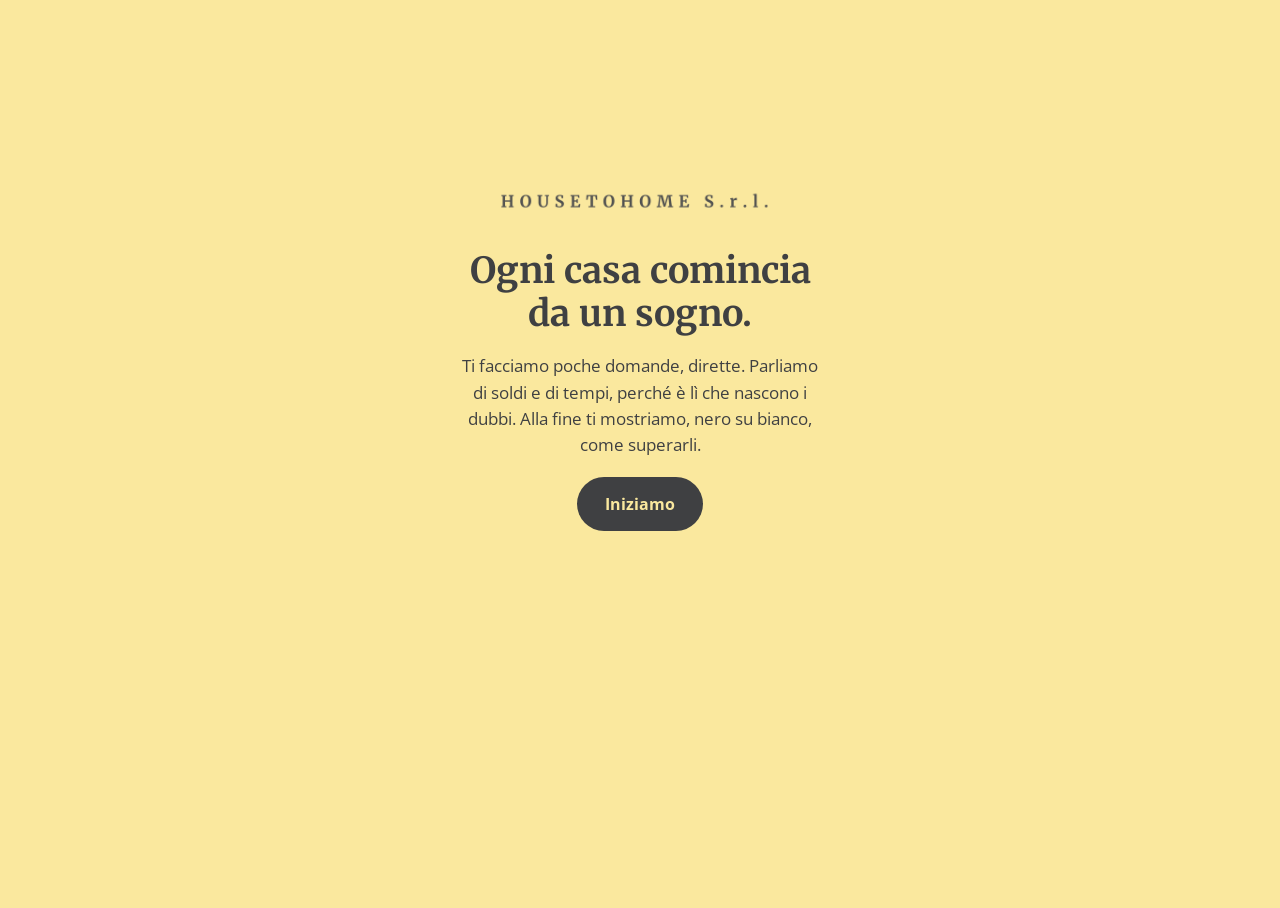
<file: sondaggio/index.html>
<!doctype html>
<html lang="it">
<head>
<meta charset="utf-8">
<meta name="viewport" content="width=device-width, initial-scale=1">
<title>Sondaggio HOUSETOHOME</title>
<link rel="stylesheet" href="../assets/fonts.css">
<style>
/* Layout: una domanda diretta per schermata su fondo giallo; il logo HOUSETOHOME si disegna a ogni risposta; alla fine solo le soluzioni che servono */
:root{
  --yellow:#FAE89E; --ink:#3F4042; --ink-soft:#5E5F62;
  --paper:#FFFFFF; --paper-hover:#FFFBE3; --line:#4A4B4D; --soft:#FFF6C4; --rule:#E7E1C2;
  --display:'Merriweather', Georgia, 'Times New Roman', serif;
  --body:'Open Sans', system-ui, -apple-system, 'Segoe UI', sans-serif;
  color-scheme: light;
}
[hidden]{display:none!important}
html,body{height:100%}
body{background:var(--yellow);color:var(--ink);font-family:var(--body);font-size:16px;line-height:1.55;
  padding-left:max(16px, env(safe-area-inset-left, 0px));padding-right:max(16px, env(safe-area-inset-right, 0px));box-sizing:border-box}
.app{max-width:560px;margin:0 auto;min-height:100%;display:flex;flex-direction:column;padding-block:16px 32px;box-sizing:border-box;gap:16px}
.top{position:relative;display:flex;justify-content:center;align-items:center;min-height:56px}
.logo{width:170px;height:auto;display:block}
.back{position:absolute;left:0;top:50%;transform:translateY(-50%);font:600 14px var(--body);color:var(--ink);background:none;border:0;padding:10px 4px;min-height:44px;cursor:pointer;display:flex;align-items:center;gap:4px}
.back:focus-visible,.opt:focus-visible,.btn:focus-visible,input:focus-visible,textarea:focus-visible{outline:3px solid var(--ink);outline-offset:3px}
@media (max-width:420px){ .logo{width:140px} .back span{position:absolute;width:1px;height:1px;overflow:hidden;clip:rect(0 0 0 0)} }
.house{width:100%;max-width:300px;height:auto;margin:0 auto;display:block;overflow:visible}
.house .lp{transition:none}
.screen{display:flex;flex-direction:column;gap:18px;animation:in 520ms cubic-bezier(.2,.7,.2,1) both}
@keyframes in{from{opacity:0;transform:translateY(14px)}to{opacity:1;transform:none}}
h1,h2,h3,h4{font-family:var(--display);font-weight:700;color:var(--ink);text-wrap:balance;margin:0}
h1,h2{text-align:center}
h1{font-size:clamp(27px,7vw,36px);line-height:1.2}
h2{font-size:clamp(22px,5.6vw,29px);line-height:1.28}
p{margin:0}
.lead{font-size:17px;text-align:center;margin:0 auto;max-width:36ch;text-wrap:pretty}
.hint{font-size:14px;text-align:center;color:var(--ink-soft);margin-top:-8px}
.opts{display:flex;flex-direction:column;gap:10px}
.opt{display:flex;align-items:center;gap:14px;width:100%;text-align:left;background:var(--paper);color:var(--ink);border:2px solid transparent;border-radius:14px;
  padding:14px 16px;min-height:56px;font:400 16px/1.35 var(--body);cursor:pointer;box-shadow:0 1px 0 rgba(63,64,66,.12);transition:border-color 160ms, background 160ms, transform 160ms}
.opt:hover{background:var(--paper-hover)}
.opt:active{transform:scale(.99)}
.opt .mark{flex:none;width:22px;height:22px;border:2px solid var(--ink-soft);border-radius:50%;display:grid;place-items:center}
.opt.multi .mark{border-radius:6px}
.opt[aria-pressed="true"]{border-color:var(--ink)}
.opt[aria-pressed="true"] .mark{background:var(--ink);border-color:var(--ink)}
.opt[aria-pressed="true"] .mark::after{content:"";width:9px;height:5px;border:2.5px solid var(--paper);border-top:0;border-right:0;transform:rotate(-45deg) translate(1px,-1px)}
.btn{display:inline-flex;align-items:center;justify-content:center;gap:10px;min-height:54px;padding:0 28px;border-radius:999px;border:0;cursor:pointer;
  font:700 16px var(--body);background:var(--ink);color:var(--yellow);text-decoration:none;align-self:center;text-align:center;transition:transform 160ms, opacity 160ms}
.btn:hover{transform:translateY(-1px)}
.btn[disabled]{opacity:.35;cursor:default;transform:none}
.btn.ghost{background:transparent;color:var(--ink);border:2px solid var(--ink)}
.small{font-size:13px;text-align:center;color:var(--ink-soft)}
.kicker{font-family:var(--display);font-style:italic;font-size:19px;text-align:center}
/* soluzioni */
.sol{background:var(--paper);border-radius:18px;padding:22px 20px;display:flex;flex-direction:column;gap:14px}
.tag{font:700 12px var(--body);letter-spacing:.14em;text-transform:uppercase;color:var(--ink-soft)}
.sol h3{font-size:22px;line-height:1.25}
.doubt{font-family:var(--display);font-style:italic;font-size:16px;background:var(--soft);border-radius:12px;padding:12px 14px}
.sol h4{font:700 13px var(--body);letter-spacing:.1em;text-transform:uppercase;border-top:1px solid var(--rule);padding-top:14px}
.personal{font-weight:600}
.cmp-wrap{overflow-x:auto;margin:0 -4px}
table.cmp{width:100%;border-collapse:collapse;font-size:14px;font-variant-numeric:tabular-nums;min-width:320px}
.cmp th,.cmp td{padding:10px 8px;text-align:left;vertical-align:top;border-bottom:1px solid var(--rule)}
.cmp thead th{font:700 12px var(--body);letter-spacing:.06em;text-transform:uppercase;color:var(--ink-soft)}
.cmp thead th.us{color:var(--ink)}
.cmp td.us{background:var(--soft);font-weight:700}
.cmp tbody th{font-weight:600;width:34%}
.fine{font-size:12px;color:var(--ink-soft)}
.timeline{display:grid;grid-template-columns:1fr;gap:12px}
.tl{border:1px solid var(--rule);border-radius:14px;padding:14px 16px;display:flex;flex-direction:column;gap:8px}
.tl.us{background:var(--soft);border-color:transparent}
.tl b{font-size:14px;letter-spacing:.06em;text-transform:uppercase}
.tl ol{margin:0;padding-left:20px;display:flex;flex-direction:column;gap:4px}
.todo{list-style:none;margin:0;padding:0;display:flex;flex-direction:column;gap:12px}
.todo li{display:grid;grid-template-columns:32px 1fr;gap:12px;align-items:start}
.todo .n{width:32px;height:32px;border-radius:50%;background:var(--yellow);display:grid;place-items:center;font:700 15px var(--display)}
.todo div{min-width:0;padding-top:4px;display:flex;flex-direction:column;gap:2px}
.todo small{font-size:14px;color:var(--ink-soft)}
.plus{list-style:none;margin:0;padding:0;display:flex;flex-direction:column;gap:8px}
.plus li{display:grid;grid-template-columns:20px 1fr;gap:10px;align-items:start}
.plus svg{margin-top:3px}
.plus span{min-width:0}
.faq{display:flex;flex-direction:column;gap:12px}
.faq p b{display:block}
select{font:400 16px var(--body);color:var(--ink);border:2px solid #D9D6C8;border-radius:10px;padding:10px 12px;background:var(--paper);min-height:48px;width:100%}
.sv-tipo{display:flex;flex-direction:column;gap:6px}
.sv-lab{font:600 14px var(--body)}
.seg{display:grid;grid-template-columns:1fr 1fr;gap:6px;background:var(--paper);border-radius:12px;padding:4px}
.seg-b{min-height:44px;border:0;border-radius:9px;background:transparent;font:600 15px var(--body);color:var(--ink);cursor:pointer}
.seg-b[aria-pressed="true"]{background:var(--ink);color:var(--yellow)}
.seg-b:focus-visible,select:focus-visible{outline:3px solid var(--ink);outline-offset:2px}
.extras{display:flex;flex-direction:column;gap:8px;background:var(--paper);border-radius:12px;padding:12px}
.extras .check{font-size:15px}
.help .calc{margin-top:10px}
.help-or{font-weight:700;margin-top:12px}
.calc-wrap{display:flex;flex-direction:column;gap:14px}
.calc-slot{display:flex;flex-direction:column}
.extras-t{font:700 12px var(--body);letter-spacing:.08em;text-transform:uppercase;color:var(--ink-soft)}
.calc-actions{display:flex;flex-direction:column;gap:10px;align-items:stretch;margin-top:6px}
.calc-actions .btn{align-self:stretch}
.calc-rows .plus-row{color:var(--ink);font-weight:700}
.why{background:var(--soft);border-radius:12px;padding:12px 14px;display:flex;flex-direction:column;gap:6px;font-size:14px}
.calc-ok-box{background:var(--paper);border:2px solid var(--ink);border-radius:12px;padding:12px 14px;font-weight:700;margin:0}
.calc-warn{background:var(--paper);border:2px dashed var(--ink-soft);border-radius:12px;padding:12px 14px;margin:0}
.calc-ok{font-weight:700;text-align:center}
.confetti{position:fixed;inset:0;pointer-events:none;z-index:50}
.help{background:var(--paper);border-radius:14px;padding:12px 16px;font-size:15px}
.help summary{font-weight:700;cursor:pointer;min-height:28px}
.help ol{margin:10px 0 2px;padding-left:20px;display:flex;flex-direction:column;gap:8px}
.calc{background:var(--soft);border-radius:14px;padding:16px;display:flex;flex-direction:column;gap:12px}
.calc h4{border-top:0;padding-top:0}
.calc-out{background:var(--paper);border-radius:12px;padding:14px;display:flex;flex-direction:column;gap:8px;font-variant-numeric:tabular-nums}
.calc-empty{color:var(--ink-soft);font-size:14px}
.calc-label{font-size:14px;color:var(--ink-soft)}
.calc-mid{font:700 22px/1.1 var(--display)}
.calc-big{font:700 30px/1.1 var(--display)}
.calc-rows{display:grid;grid-template-columns:1fr auto;gap:6px 12px;margin:4px 0 0;font-size:14px}
.calc-rows dt{color:var(--ink-soft);min-width:0}
.calc-rows dd{margin:0;font-weight:700;text-align:right}
.calc-note{font-size:14px}
.calc-time{font-size:15px;font-weight:700}
.calc-how-t{font:700 13px var(--body);letter-spacing:.08em;text-transform:uppercase;margin-top:6px}
.calc-how{margin:0;padding-left:20px;display:flex;flex-direction:column;gap:6px;font-size:14px}
.scards{display:flex;flex-direction:column;gap:12px}
.scard{text-decoration:none;box-sizing:border-box;display:grid;grid-template-columns:96px 1fr;gap:14px;align-items:stretch;text-align:left;width:100%;background:var(--paper);color:var(--ink);border:2px solid transparent;border-radius:18px;padding:12px;cursor:pointer;font:inherit;box-shadow:0 1px 0 rgba(63,64,66,.12);transition:border-color 160ms, transform 160ms}
.scard:hover{border-color:var(--ink)}
.scard:focus-visible{outline:3px solid var(--ink);outline-offset:3px}
.scard-img{border-radius:12px;overflow:hidden;background:var(--soft);min-height:120px}
.scard-img img{width:100%;height:100%;object-fit:cover;display:block}
.scard-body{display:flex;flex-direction:column;gap:6px;min-width:0;padding-block:2px}
.scard-title{font:700 18px/1.25 var(--display)}
.scard-doubt{font:italic 14px/1.4 var(--display);color:var(--ink-soft)}
.scard-sum{font-size:14px;line-height:1.45}
.scard-go{margin-top:auto;font-weight:700;font-size:14px;display:inline-flex;align-items:center;gap:4px}
.scard.other{grid-template-columns:72px 1fr}
.scard.other .scard-img{min-height:84px}
.others-title{font-size:18px;text-align:center;margin-top:8px}
.personal.center{text-align:center}
.beforeafter{display:grid;grid-template-columns:1fr 1fr;gap:8px}
.beforeafter figure{margin:0;display:flex;flex-direction:column;gap:6px}
.beforeafter img{width:100%;aspect-ratio:3/4;object-fit:cover;border-radius:14px;display:block;max-width:100%}
.beforeafter figcaption{font:600 13px var(--body);text-align:center}
.beforeafter .after figcaption{font-weight:700}
.wa-box{background:var(--paper);border-radius:18px;padding:20px;display:flex;flex-direction:column;gap:12px}
.wa-box h3{font-size:21px}
.wa-prev{white-space:pre-line;font-size:14px;background:var(--soft);border-radius:12px;padding:12px 14px;margin:0}
.btn.wa{align-self:stretch}
.wa-box .btn.ghost{align-self:stretch}
.two{display:grid;grid-template-columns:1fr 1fr;gap:10px}
@media (max-width:360px){.two{grid-template-columns:1fr}}
.cta-box{display:flex;flex-direction:column;gap:12px;align-items:center;padding-top:6px}
input.err{border-color:#C0392B!important;box-shadow:0 0 0 3px rgba(192,57,43,.18)}
input[type=checkbox].err{outline:3px solid #C0392B;outline-offset:2px}
.note.err-note{color:#A93226;font-weight:600}
.cta-lead{font:400 italic 18px/1.45 var(--display);text-align:center;margin:0;max-width:30ch}
.btn-big{min-height:62px;font-size:18px;padding:0 24px;width:100%;max-width:360px;box-sizing:border-box;text-align:center}
.btn-small{min-height:46px;font-size:14px;padding:0 18px}
.calc-pair{display:flex;flex-direction:column;gap:10px}
form{display:flex;flex-direction:column;gap:12px;background:var(--paper);border-radius:16px;padding:18px}
form h3{font-size:19px}
label{font:600 14px var(--body);display:flex;flex-direction:column;gap:6px}
input,textarea{font:400 16px var(--body);color:var(--ink);border:2px solid #D9D6C8;border-radius:10px;padding:12px;background:var(--paper);min-height:48px;box-sizing:border-box;width:100%}
textarea{min-height:84px;resize:vertical}
.check{flex-direction:row;align-items:flex-start;gap:10px;font-weight:400;font-size:13px;line-height:1.45}
.check input{width:22px;height:22px;min-height:0;flex:none;margin:1px 0 0;accent-color:var(--ink)}
.note{font-size:12px;color:var(--ink-soft)}
.thanks{text-align:center;background:var(--paper,#fff);border-radius:16px;padding:22px 20px;box-shadow:0 2px 0 rgba(63,64,66,.10)}
.thanks h3{margin:0 0 8px;font-family:var(--display,Merriweather,Georgia,serif);font-size:22px;line-height:1.3}
.thanks p{margin:0;font-size:17px;line-height:1.55}
@media (prefers-reduced-motion: reduce){
  .screen{animation:none}
  .house .lp,.opt,.btn{transition:none}
}
</style>
</head>
<body>


<div class="app">
  <div class="top">
    <button class="back" id="back" type="button" hidden aria-label="Torna indietro">
      <svg width="18" height="18" viewBox="0 0 16 16" aria-hidden="true"><path d="M10 3 5 8l5 5" fill="none" stroke="currentColor" stroke-width="2" stroke-linecap="round" stroke-linejoin="round"/></svg><span>Indietro</span>
    </button>
  </div>

  <svg class="house" id="house" viewBox="0 0 640 292" role="img" aria-label="HOUSETOHOME S.r.l.: il logo si disegna mentre rispondi">
    <defs><mask id="sdraw" maskUnits="userSpaceOnUse" x="0" y="0" width="640" height="292" fill="none" stroke="#fff" stroke-width="16" stroke-linecap="round" stroke-linejoin="round"><path class="lp" d="M6,276 L9,275 L12,275 L15,275 L18,276 L21,276 L24,276" data-t0="0.0" data-t1="0.201" style="stroke-dasharray:20.3 40.3;stroke-dashoffset:21.3" data-l="20.3"/><path class="lp" d="M24,276 L27,276 L30,276 L33,276 L36,276 L39,276 L42,276" data-t0="0.201" data-t1="0.402" style="stroke-dasharray:20.0 40.0;stroke-dashoffset:21.0" data-l="20.0"/><path class="lp" d="M42,276 L45,276 L48,276 L51,276 L54,276 L57,276 L60,276" data-t0="0.402" data-t1="0.603" style="stroke-dasharray:20.0 40.0;stroke-dashoffset:21.0" data-l="20.0"/><path class="lp" d="M60,276 L63,276 L66,276 L69,276 L72,276 L75,276 L78,276" data-t0="0.603" data-t1="0.804" style="stroke-dasharray:20.0 40.0;stroke-dashoffset:21.0" data-l="20.0"/><path class="lp" d="M78,276 L81,276 L84,276 L87,276 L90,276 L93,276 L96,276" data-t0="0.804" data-t1="1.005" style="stroke-dasharray:20.0 40.0;stroke-dashoffset:21.0" data-l="20.0"/><path class="lp" d="M96,276 L99,276 L102,276 L105,276 L108,275 L111,275 L114,275" data-t0="1.005" data-t1="1.206" style="stroke-dasharray:20.2 40.2;stroke-dashoffset:21.2" data-l="20.2"/><path class="lp" d="M114,275 L117,275 L120,275 L123,275 L126,275 L129,275 L132,275" data-t0="1.206" data-t1="1.407" style="stroke-dasharray:20.0 40.0;stroke-dashoffset:21.0" data-l="20.0"/><path class="lp" d="M132,275 L135,274 L138,274 L141,274 L144,273 L147,273 L150,273" data-t0="1.407" data-t1="1.608" style="stroke-dasharray:20.3 40.3;stroke-dashoffset:21.3" data-l="20.3"/><path class="lp" d="M150,273 L153,273 L156,272 L159,272 L162,271 L165,271 L168,271" data-t0="1.608" data-t1="1.809" style="stroke-dasharray:20.3 40.3;stroke-dashoffset:21.3" data-l="20.3"/><path class="lp" d="M168,271 L171,270 L174,270 L177,270 L180,269 L183,268 L186,266" data-t0="1.809" data-t1="2.01" style="stroke-dasharray:21.1 41.1;stroke-dashoffset:22.1" data-l="21.1"/><path class="lp" d="M186,266 L189,265 L192,262 L194,260 L196,257 L196,257" data-t0="2.01" data-t1="2.123" style="stroke-dasharray:15.8 35.8;stroke-dashoffset:16.8" data-l="15.8"/><path class="lp" d="M204,197 L204,197 L204,194 L204,191 L204,188 L204,185 L204,182" data-t0="2.211" data-t1="2.31" style="stroke-dasharray:17.0 37.0;stroke-dashoffset:18.0" data-l="17.0"/><path class="lp" d="M204,182 L204,179 L204,176 L204,173 L204,170 L204,167 L204,164" data-t0="2.31" data-t1="2.428" style="stroke-dasharray:20.0 40.0;stroke-dashoffset:21.0" data-l="20.0"/><path class="lp" d="M204,164 L204,161 L204,158 L203,155 L203,152 L203,149 L203,146" data-t0="2.428" data-t1="2.548" style="stroke-dasharray:20.2 40.2;stroke-dashoffset:21.2" data-l="20.2"/><path class="lp" d="M203,146 L202,143 L201,140 L199,137 L196,136 L193,135 L190,135" data-t0="2.548" data-t1="2.675" style="stroke-dasharray:21.3 41.3;stroke-dashoffset:22.3" data-l="21.3"/><path class="lp" d="M190,135 L187,135 L184,135 L181,134 L182,131 L183,128 L186,126" data-t0="2.675" data-t1="2.801" style="stroke-dasharray:21.1 41.1;stroke-dashoffset:22.1" data-l="21.1"/><path class="lp" d="M186,126 L188,124 L191,121 L194,118 L196,115 L199,112 L202,110" data-t0="2.801" data-t1="2.952" style="stroke-dasharray:24.8 44.8;stroke-dashoffset:25.8" data-l="24.8"/><path class="lp" d="M202,110 L204,107 L207,105 L210,102 L213,99 L216,96 L219,93" data-t0="2.952" data-t1="3.111" style="stroke-dasharray:26.2 46.2;stroke-dashoffset:27.2" data-l="26.2"/><path class="lp" d="M219,93 L222,90 L225,87 L228,84 L230,82 L233,79 L234,76" data-t0="3.111" data-t1="3.263" style="stroke-dasharray:25.0 45.0;stroke-dashoffset:26.0" data-l="25.0"/><path class="lp" d="M234,76 L234,73 L234,70 L234,67 L234,64 L234,61 L234,58" data-t0="3.263" data-t1="3.381" style="stroke-dasharray:20.0 40.0;stroke-dashoffset:21.0" data-l="20.0"/><path class="lp" d="M234,58 L234,55 L234,52 L234,49 L234,46 L234,43 L234,40" data-t0="3.381" data-t1="3.5" style="stroke-dasharray:20.0 40.0;stroke-dashoffset:21.0" data-l="20.0"/><path class="lp" d="M234,40 L234,37 L234,34 L234,31 L236,28 L238,25 L241,24" data-t0="3.5" data-t1="3.628" style="stroke-dasharray:21.4 41.4;stroke-dashoffset:22.4" data-l="21.4"/><path class="lp" d="M241,24 L244,24 L247,25 L250,24 L253,24 L256,24 L259,24" data-t0="3.628" data-t1="3.749" style="stroke-dasharray:20.3 40.3;stroke-dashoffset:21.3" data-l="20.3"/><path class="lp" d="M259,24 L262,25 L265,28 L266,31 L266,34 L266,37 L267,40" data-t0="3.749" data-t1="3.879" style="stroke-dasharray:21.7 41.7;stroke-dashoffset:22.7" data-l="21.7"/><path class="lp" d="M267,40 L269,41 L272,40 L275,38 L278,35 L281,32 L284,29" data-t0="3.879" data-t1="4.023" style="stroke-dasharray:23.7 43.7;stroke-dashoffset:24.7" data-l="23.7"/><path class="lp" d="M284,29 L287,26 L290,24 L292,21 L295,18 L298,15 L301,12" data-t0="4.023" data-t1="4.182" style="stroke-dasharray:26.2 46.2;stroke-dashoffset:27.2" data-l="26.2"/><path class="lp" d="M301,12 L304,10 L307,9 L310,9 L313,10 L316,13 L319,16" data-t0="4.182" data-t1="4.324" style="stroke-dasharray:23.4 43.4;stroke-dashoffset:24.4" data-l="23.4"/><path class="lp" d="M319,16 L322,19 L325,22 L328,25 L331,28 L334,31 L337,34" data-t0="4.324" data-t1="4.492" style="stroke-dasharray:27.5 47.5;stroke-dashoffset:28.5" data-l="27.5"/><path class="lp" d="M337,34 L340,37 L343,40 L346,43 L349,46 L352,49 L355,52" data-t0="4.492" data-t1="4.66" style="stroke-dasharray:27.5 47.5;stroke-dashoffset:28.5" data-l="27.5"/><path class="lp" d="M355,52 L358,55 L361,58 L364,60 L367,63 L370,66 L373,69" data-t0="4.66" data-t1="4.824" style="stroke-dasharray:26.8 46.8;stroke-dashoffset:27.8" data-l="26.8"/><path class="lp" d="M373,69 L376,72 L379,75 L382,78 L385,81 L388,84 L391,87" data-t0="4.824" data-t1="4.992" style="stroke-dasharray:27.5 47.5;stroke-dashoffset:28.5" data-l="27.5"/><path class="lp" d="M391,87 L394,90 L397,93 L400,96 L403,99 L406,102 L409,105" data-t0="4.992" data-t1="5.16" style="stroke-dasharray:27.5 47.5;stroke-dashoffset:28.5" data-l="27.5"/><path class="lp" d="M409,105 L412,107 L415,110 L418,113 L421,116 L424,119 L427,122" data-t0="5.16" data-t1="5.323" style="stroke-dasharray:26.8 46.8;stroke-dashoffset:27.8" data-l="26.8"/><path class="lp" d="M427,122 L430,125 L433,128 L435,131 L435,134 L432,135 L429,136" data-t0="5.323" data-t1="5.465" style="stroke-dasharray:23.4 43.4;stroke-dashoffset:24.4" data-l="23.4"/><path class="lp" d="M429,136 L426,136 L423,136 L420,136 L417,137 L415,140 L414,143" data-t0="5.465" data-t1="5.59" style="stroke-dasharray:20.9 40.9;stroke-dashoffset:21.9" data-l="20.9"/><path class="lp" d="M414,143 L414,146 L414,149 L414,152 L414,155 L414,158 L414,161" data-t0="5.59" data-t1="5.708" style="stroke-dasharray:20.0 40.0;stroke-dashoffset:21.0" data-l="20.0"/><path class="lp" d="M414,161 L414,164 L414,167 L414,170 L414,173 L414,176 L414,179" data-t0="5.708" data-t1="5.827" style="stroke-dasharray:20.0 40.0;stroke-dashoffset:21.0" data-l="20.0"/><path class="lp" d="M414,179 L414,182 L414,185 L414,188 L414,191 L414,194 L413,197" data-t0="5.827" data-t1="5.947" style="stroke-dasharray:20.2 40.2;stroke-dashoffset:21.2" data-l="20.2"/><path class="lp" d="M212,260 L212,263 L213,266 L216,269 L219,270 L222,270 L225,270" data-t0="2.3" data-t1="2.445" style="stroke-dasharray:21.6 41.6;stroke-dashoffset:22.6" data-l="21.6"/><path class="lp" d="M225,270 L228,270 L231,270 L234,270 L237,270 L240,270 L243,270" data-t0="2.445" data-t1="2.646" style="stroke-dasharray:20.0 40.0;stroke-dashoffset:21.0" data-l="20.0"/><path class="lp" d="M243,270 L246,270 L249,270 L252,270 L255,270 L258,269 L259,266" data-t0="2.646" data-t1="2.834" style="stroke-dasharray:20.3 40.3;stroke-dashoffset:21.3" data-l="20.3"/><path class="lp" d="M259,266 L256,264 L253,263 L250,262 L247,261 L244,260 L241,259" data-t0="2.834" data-t1="2.962" style="stroke-dasharray:21.4 41.4;stroke-dashoffset:22.4" data-l="21.4"/><path class="lp" d="M241,259 L238,259 L235,258 L232,257 L229,256 L226,256 L223,256" data-t0="2.962" data-t1="3.084" style="stroke-dasharray:20.5 40.5;stroke-dashoffset:21.5" data-l="20.5"/><path class="lp" d="M223,256 L220,256 L217,256 L214,258 L213,259" data-t0="3.084" data-t1="3.157" style="stroke-dasharray:13.0 33.0;stroke-dashoffset:14.0" data-l="13.0"/><path class="lp" d="M260,268 L263,268 L266,268 L269,269 L272,269 L275,270 L278,270" data-t0="2.836" data-t1="3.037" style="stroke-dasharray:20.3 40.3;stroke-dashoffset:21.3" data-l="20.3"/><path class="lp" d="M278,270 L281,270 L284,270 L287,271 L290,271 L293,271 L296,272" data-t0="3.037" data-t1="3.238" style="stroke-dasharray:20.3 40.3;stroke-dashoffset:21.3" data-l="20.3"/><path class="lp" d="M296,272 L299,272 L302,272 L305,272 L308,273 L311,273 L314,274" data-t0="3.238" data-t1="3.439" style="stroke-dasharray:20.3 40.3;stroke-dashoffset:21.3" data-l="20.3"/><path class="lp" d="M314,274 L317,272 L320,271 L323,271 L326,271 L329,270 L332,270" data-t0="3.439" data-t1="3.64" style="stroke-dasharray:20.9 40.9;stroke-dashoffset:21.9" data-l="20.9"/><path class="lp" d="M332,270 L335,270 L338,270 L341,270 L344,270 L347,270 L350,270" data-t0="3.64" data-t1="3.841" style="stroke-dasharray:20.0 40.0;stroke-dashoffset:21.0" data-l="20.0"/><path class="lp" d="M350,270 L353,270 L356,270 L359,270 L362,270 L365,270 L368,270" data-t0="3.841" data-t1="4.041" style="stroke-dasharray:20.0 40.0;stroke-dashoffset:21.0" data-l="20.0"/><path class="lp" d="M368,270 L371,270 L374,270 L377,270 L380,270 L383,270 L386,270" data-t0="4.041" data-t1="4.242" style="stroke-dasharray:20.0 40.0;stroke-dashoffset:21.0" data-l="20.0"/><path class="lp" d="M386,270 L389,270 L392,270 L395,270 L398,270 L401,270 L404,270" data-t0="4.242" data-t1="4.443" style="stroke-dasharray:20.0 40.0;stroke-dashoffset:21.0" data-l="20.0"/><path class="lp" d="M404,270 L407,270 L410,271 L412,269 L413,266 L414,263 L414,260" data-t0="4.443" data-t1="4.594" style="stroke-dasharray:20.3 40.3;stroke-dashoffset:21.3" data-l="20.3"/><path class="lp" d="M414,260 L413,257 L413,256" data-t0="4.594" data-t1="4.622" style="stroke-dasharray:6.2 26.2;stroke-dashoffset:7.2" data-l="6.2"/><path class="lp" d="M316,275 L317,277 L320,278 L323,278 L326,279 L329,279 L332,280" data-t0="3.461" data-t1="3.64" style="stroke-dasharray:19.7 39.7;stroke-dashoffset:20.7" data-l="19.7"/><path class="lp" d="M332,280 L335,281 L338,281 L341,281 L344,282 L347,282 L350,282" data-t0="3.64" data-t1="3.841" style="stroke-dasharray:20.3 40.3;stroke-dashoffset:21.3" data-l="20.3"/><path class="lp" d="M350,282 L353,282 L356,282 L359,283 L362,283 L365,283 L368,283" data-t0="3.841" data-t1="4.041" style="stroke-dasharray:20.2 40.2;stroke-dashoffset:21.2" data-l="20.2"/><path class="lp" d="M368,283 L371,283 L374,283 L377,283 L380,283 L383,283 L386,283" data-t0="4.041" data-t1="4.242" style="stroke-dasharray:20.0 40.0;stroke-dashoffset:21.0" data-l="20.0"/><path class="lp" d="M386,283 L389,283 L392,282 L395,282 L398,282 L401,282 L404,281" data-t0="4.242" data-t1="4.443" style="stroke-dasharray:20.3 40.3;stroke-dashoffset:21.3" data-l="20.3"/><path class="lp" d="M404,281 L407,281 L410,280 L413,279" data-t0="4.443" data-t1="4.544" style="stroke-dasharray:11.3 31.3;stroke-dashoffset:12.3" data-l="11.3"/><path class="lp" d="M414,278 L417,277 L420,277 L423,277 L426,276 L429,275 L432,274" data-t0="4.555" data-t1="4.756" style="stroke-dasharray:20.6 40.6;stroke-dashoffset:21.6" data-l="20.6"/><path class="lp" d="M432,274 L435,274 L438,273 L441,271 L444,270 L447,270 L450,269" data-t0="4.756" data-t1="4.957" style="stroke-dasharray:21.1 41.1;stroke-dashoffset:22.1" data-l="21.1"/><path class="lp" d="M450,269 L453,267 L456,266 L459,266 L462,264 L465,263 L468,262" data-t0="4.957" data-t1="5.158" style="stroke-dasharray:21.7 41.7;stroke-dashoffset:22.7" data-l="21.7"/><path class="lp" d="M468,262 L471,262 L474,260 L477,259 L480,259 L483,258 L486,257" data-t0="5.158" data-t1="5.359" style="stroke-dasharray:21.1 41.1;stroke-dashoffset:22.1" data-l="21.1"/><path class="lp" d="M486,257 L489,257 L492,256 L495,256 L498,256 L501,256 L504,256" data-t0="5.359" data-t1="5.56" style="stroke-dasharray:20.2 40.2;stroke-dashoffset:21.2" data-l="20.2"/><path class="lp" d="M504,256 L507,256 L510,256 L513,256 L516,256 L519,256 L522,256" data-t0="5.56" data-t1="5.761" style="stroke-dasharray:20.0 40.0;stroke-dashoffset:21.0" data-l="20.0"/><path class="lp" d="M522,256 L525,256 L528,257 L531,257 L534,257 L537,258 L540,259" data-t0="5.761" data-t1="5.962" style="stroke-dasharray:20.5 40.5;stroke-dashoffset:21.5" data-l="20.5"/><path class="lp" d="M540,259 L543,259 L546,260 L549,260 L552,261 L555,262 L558,262" data-t0="5.962" data-t1="6.163" style="stroke-dasharray:20.5 40.5;stroke-dashoffset:21.5" data-l="20.5"/><path class="lp" d="M558,262 L561,263 L564,263 L567,265 L570,265 L573,266 L576,266" data-t0="6.163" data-t1="6.364" style="stroke-dasharray:20.9 40.9;stroke-dashoffset:21.9" data-l="20.9"/><path class="lp" d="M576,266 L579,267 L582,267 L585,268 L588,269 L591,270 L594,270" data-t0="6.364" data-t1="6.565" style="stroke-dasharray:20.6 40.6;stroke-dashoffset:21.6" data-l="20.6"/><path class="lp" d="M594,270 L597,270 L600,271 L603,271 L606,271 L609,272 L612,272" data-t0="6.565" data-t1="6.766" style="stroke-dasharray:20.3 40.3;stroke-dashoffset:21.3" data-l="20.3"/><path class="lp" d="M612,272 L615,273 L618,273 L621,274 L624,274 L627,274 L630,274" data-t0="6.766" data-t1="6.967" style="stroke-dasharray:20.3 40.3;stroke-dashoffset:21.3" data-l="20.3"/><path class="lp" d="M630,274 L633,275 L633,275" data-t0="6.967" data-t1="7.0" style="stroke-dasharray:5.2 25.2;stroke-dashoffset:6.2" data-l="5.2"/></mask></defs>
    <image href="../assets/logo-house.png" width="640" height="292" mask="url(#sdraw)"/>
    <image href="../assets/logo-text.png" width="640" height="292"/>
  </svg>

  <main id="stage" aria-live="polite"></main>
</div>

<script>
const PAGINE = { m:"/mutuo/", v:"/vendita/", r:"/ristrutturazione/", a:"/ristrutturazione/" };
const PRIVACY_URL = "/privacy/";

const QS = {
  soldi:{ title:"Tra mutuo e risparmi, arrivi al prezzo della casa che vuoi?", opts:[
    {v:"si", t:"Sì, ci arrivo"},
    {v:"no", t:"Non ancora: vorrei capire come arrivarci"},
    {v:"nonso", t:"Non lo so ancora"}
  ]},
  vendere:{ title:"Per comprare la casa nuova, devi prima vendere quella in cui vivi?", opts:[
    {v:"si", t:"Sì"},
    {v:"no", t:"No"}
  ]},
  m_tipo:{ title:"La casa che vuoi, come te la immagini?", opts:[
    {v:"pronta", t:"Già ristrutturata, pronta da vivere"},
    {v:"gusto", t:"Da ristrutturare, per farla a mio gusto"},
    {v:"conta", t:"Non importa com'è oggi: conta come sarà"}
  ]},
  m_banca:{ title:"Sai già quanto mutuo ti può concedere la banca?", opts:[
    {v:"pre", t:"Sì, ho una pre-delibera o una valutazione scritta"},
    {v:"idea", t:"Ho solo un'idea, niente di scritto"},
    {v:"no", t:"No, non ancora"}
  ]},
  liquidita:{ title:()=>"Hai da parte il "+(devoVendere()?"15":"20")+"% del prezzo della casa finita, cioè acquisto più ristrutturazione?",
    hint:()=>devoVendere() ? "È la prima parte della caparra, alla firma del preliminare. La seconda parte la versi quando firmi il compromesso della tua casa. A parte servono solo le spese di notaio e le imposte. Ti serve un aiuto con la caparra? I conti li facciamo insieme." : "È la caparra del contratto preliminare. A parte servono solo le spese di notaio e le imposte. Ti serve un aiuto con la caparra? I conti li facciamo insieme.",
    opts:[
      {v:"si", t:"Sì"},
      {v:"forse", t:"Più o meno, devo fare bene i conti"},
      {v:"nonso", t:"Non lo so: voglio calcolarlo", opens:true},
      {v:"no", t:"Non ancora"}
    ]},
  v_stato:{ title:"A che punto è la vendita della tua casa?", opts:[
    {v:"no", t:"Non l'ho ancora messa in vendita"},
    {v:"invendita", t:"È in vendita"},
    {v:"acquirente", t:"Ho già un acquirente"}
  ]},
  v_trovata:{ title:"Hai già trovato la casa che vorresti?", hint:"Puoi sceglierne più di una", multi:true, opts:[
    {v:"paura", t:"Sì, e ho paura che qualcun altro la compri prima di me"},
    {v:"rallenta", t:"Sì, e dover vendere la mia rallenta tutto: sia la vendita sia l'acquisto"},
    {v:"tempi", t:"Sì, e ho paura di aspettare mesi di lavori prima di entrarci"},
    {v:"no", t:"Non ancora, sto cercando", only:true}
  ]},
  r_paure:{ title:"Cosa ti preoccupa della ristrutturazione?", hint:"Puoi sceglierne più di una", multi:true, opts:[
    {v:"costi", t:"Non so quanto costerà"},
    {v:"tempi", t:"Non so quando sarà pronta"},
    {v:"imprevisti", t:"Ho paura di sorprese e imprevisti"},
    {v:"chi", t:"Non so a chi affidarmi"},
    {v:"niente", t:"Niente, non mi preoccupa", only:true}
  ]},
  r_casa:{ title:"La casa da ristrutturare è già tua?", opts:[
    {v:"mia", t:"Sì, è già mia"},
    {v:"compro", t:"La sto comprando"},
    {v:"cerco", t:"Sto ancora cercando"}
  ]}
};

const A = {};
let pos = -1;
let showSolutions = false;

function path(){
  const p = ["soldi","vendere"];
  if(!A.soldi || !A.vendere) return p;
  const m = A.soldi !== "si", v = A.vendere === "si";
  if(m) p.push("m_tipo","m_banca");
  if(v) p.push("v_stato","v_trovata");
  if(m || v) p.push("liquidita");
  if(!m && !v){
    p.push("r_paure");
    if(A.r_paure && !A.r_paure.includes("niente")) p.push("r_casa");
  }
  return p;
}
function route(){
  const m = A.soldi && A.soldi !== "si", v = A.vendere === "si";
  const r = !m && !v && A.r_paure && !A.r_paure.includes("niente");
  const noCash = (m || v) && A.liquidita === "no";
  return {m, v, r, noCash, none: !m && !v && !r};
}

const STEPS = 5;
const reduceHouse = matchMedia("(prefers-reduced-motion: reduce)").matches;
const parts = [...document.querySelectorAll("#house .lp")];
const TMAX = Math.max(...parts.map(p=>+p.dataset.t1));
// il logo si costruisce da sinistra a destra, in proporzione alle risposte date:
// una sola "penna" che avanza in modo fluido, un tratto dopo l'altro
let houseT = 0, houseTarget = 0, houseRaf = 0;
function paintHouse(t){
  parts.forEach(p=>{ const t0=+p.dataset.t0, t1=+p.dataset.t1, l=+p.dataset.l;
    const k=Math.min(1,Math.max(0,(t-t0)/(t1-t0)));
    p.style.strokeDashoffset = String((l+1)*(1-k)); });
}
function drawHouse(n){
  houseTarget = TMAX*Math.min(1,Math.max(0,n/STEPS));
  if(reduceHouse){ houseT=houseTarget; paintHouse(houseT); return; }
  if(houseRaf) return;
  let last=performance.now();
  const speed = TMAX/2600; // tutto il logo in circa 2,6 secondi
  const step=(now)=>{
    const dt=Math.min(64,now-last); last=now;
    const d=houseTarget-houseT;
    if(Math.abs(d)<1e-4){ houseT=houseTarget; paintHouse(houseT); houseRaf=0; return; }
    houseT += Math.sign(d)*Math.min(Math.abs(d), speed*dt*(1+Math.min(2,Math.abs(d)/TMAX*3)));
    paintHouse(houseT);
    houseRaf=requestAnimationFrame(step);
  };
  houseRaf=requestAnimationFrame(step);
}

const stage = document.getElementById("stage");
const backBtn = document.getElementById("back");
const reduce = matchMedia("(prefers-reduced-motion: reduce)").matches;
function el(tag, attrs={}, ...kids){
  const e=document.createElement(tag);
  for(const [k,v] of Object.entries(attrs)){
    if(k==="class") e.className=v; else if(k.startsWith("on")) e.addEventListener(k.slice(2),v); else e.setAttribute(k,v);
  }
  kids.flat().forEach(k=>{ if(k===null||k===undefined||k===false) return; e.append(k instanceof Node?k:document.createTextNode(k)); });
  return e;
}
function tick(){const s=document.createElementNS("http://www.w3.org/2000/svg","svg");s.setAttribute("width","18");s.setAttribute("height","18");s.setAttribute("viewBox","0 0 18 18");s.setAttribute("aria-hidden","true");
  s.innerHTML='<path d="M3.5 9.5l3.5 3.5 7.5-8" fill="none" stroke="#3F4042" stroke-width="2.2" stroke-linecap="round" stroke-linejoin="round"/>';return s;}
const top0 = ()=>window.scrollTo({top:0,behavior:reduce?"auto":"smooth"});

function render(){
  stage.replaceChildren();
  backBtn.hidden = pos < 0;
  const P = path();
  if(pos < 0) return welcome();
  if(pos >= P.length){ if(window.H2H_segna) H2H_segna("sondaggio"); return showSolutions ? solutions() : finale(); }
  question(P[pos], P);
}

function welcome(){
  drawHouse(0);
  stage.append(el("section",{class:"screen"},
    el("h1",{},"Ogni casa comincia da un sogno."),
    el("p",{class:"lead"},"Ti facciamo poche domande, dirette. Parliamo di soldi e di tempi, perché è lì che nascono i dubbi. Alla fine ti mostriamo, nero su bianco, come superarli."),
    el("button",{class:"btn",type:"button",onclick:()=>{pos=0;render();}},"Iniziamo")
  ));
}

function question(id, P){
  const q = QS[id];
  drawHouse(Math.max(0.6, STEPS * pos / Math.max(P.length,1)));
  const s = el("section",{class:"screen"},
    el("h2",{id:"qt"},typeof q.title==="function"?q.title():q.title),
    q.hint ? el("p",{class:"hint"},typeof q.hint==="function"?q.hint():q.hint) : null
  );
  const calcBox = el("div",{class:"calc-slot",hidden:""});
  const openCalc = ()=>{
    calcBox.hidden=false;
    calcBox.replaceChildren(calcCasa({
      onYes:()=>{ A[id]="si"; cleanup(); pos++; render(); },
      onContinue:()=>{ A[id]="forse"; cleanup(); pos++; render(); }
    }));
  };
  const list = el("div",{class:"opts",role:"group","aria-labelledby":"qt"});
  const next = el("button",{class:"btn",type:"button",onclick:()=>{pos++;render();}},"Avanti");
  const cur = A[id];
  q.opts.forEach(o=>{
    const on = q.multi ? (cur||[]).includes(o.v) : cur===o.v;
    const b = el("button",{class:"opt"+(q.multi?" multi":""),type:"button","aria-pressed":on?"true":"false",id:`${id}-${o.v}`},
      el("span",{class:"mark","aria-hidden":"true"}), el("span",{},o.t));
    b.addEventListener("click",()=>{
      if(q.multi){
        let arr = A[id] || [];
        if(arr.includes(o.v)) arr = arr.filter(x=>x!==o.v);
        else if(o.only) arr = [o.v];
        else arr = [...arr.filter(x=>!q.opts.find(z=>z.v===x)?.only), o.v];
        A[id] = arr;
        list.querySelectorAll(".opt").forEach((x,j)=>x.setAttribute("aria-pressed", arr.includes(q.opts[j].v)?"true":"false"));
        next.disabled = !arr.length;
      } else {
        A[id]=o.v;
        list.querySelectorAll(".opt").forEach(x=>x.setAttribute("aria-pressed","false"));
        b.setAttribute("aria-pressed","true");
        cleanup();
        if(o.opens){ openCalc(); if(!next.isConnected) s.append(next); calcBox.scrollIntoView({behavior:reduce?"auto":"smooth",block:"start"}); return; }
        calcBox.hidden=true;
        setTimeout(()=>{pos++;render();}, reduce?0:360);
      }
    });
    list.append(b);
  });
  s.append(list, calcBox);
  if(!q.multi && q.opts.find(o=>o.opens && o.v===cur)) openCalc();
  if(q.multi){ next.disabled = !(cur&&cur.length); s.append(next); }
  else if(cur!==undefined){ s.append(next); }
  stage.append(s);
  top0();
}
function cleanup(){ const P = path(); Object.keys(A).forEach(k=>{ if(!P.includes(k)) delete A[k]; }); }

function finale(){
  drawHouse(STEPS);
  stage.append(el("section",{class:"screen"},
    el("p",{class:"kicker"},"La tua casa ha preso forma."),
    el("h1",{},"Quello che ti frena ha una soluzione."),
    el("button",{class:"btn",type:"button",onclick:()=>{showSolutions=true;render();}},"Scopri come ti aiutiamo")
  ));
  top0();
}

function solMutuo(){
  let personal = null;
  if(A.m_banca==="pre") personal = "Hai già una pre-delibera: è proprio il primo documento che ci serve.";
  else if(A.m_tipo==="pronta") personal = "Vuoi una casa già ristrutturata? È esattamente quella che comprerai: finita, scelta e progettata da te.";
  else if(A.m_tipo==="gusto") personal = "Vuoi farla a tuo gusto? Il progetto lo decidi tu, e il valore che crea lo usi per il tuo mutuo.";
  return el("article",{class:"sol"},
    el("p",{class:"tag"},"Il mutuo"),
    el("h3",{},"Un mutuo all'altezza della casa che sogni"),
    el("p",{class:"doubt"},"«Il mutuo e i miei risparmi basteranno per la casa che desidero?»"),
    personal ? el("p",{class:"personal"},personal) : null,
    el("h4",{},"Come funziona"),
    el("p",{},"Tu scegli la casa che ti piace, anche se oggi è da ristrutturare. HOUSETOHOME la acquista e la ristruttura secondo il progetto che decidi tu. Poi tu la compri direttamente da noi, finita, al prezzo che conosci fin dal primo giorno."),
    el("h4",{},"Perché il tuo mutuo sarà più alto"),
    el("p",{},"La base di tutto è la rata. La banca verifica prima di tutto che, con il tuo reddito, tu possa sostenere la rata del mutuo: lo mette per iscritto in una pre-delibera. Solo dopo guarda la casa: il perito la valuta e la banca presta, di solito, fino all'80% di quel valore."),
    el("p",{},"La tua rata può darti accesso a un mutuo alto. Su una casa da ristrutturare il perito dà un valore basso, il mutuo si ferma all'80% di quel valore e i lavori li paghi tu a parte. Su una casa già ristrutturata il valore è più alto, e il mutuo lo segue."),
    el("p",{},"Ecco come cambiano i conti, in percentuale:"),
    el("div",{class:"cmp-wrap"},
      el("table",{class:"cmp"},
        el("thead",{},el("tr",{},el("th",{},""),el("th",{},"Da sola"),el("th",{class:"us"},"Con HOUSETOHOME"))),
        el("tbody",{},
          el("tr",{},el("th",{},"Casa"),el("td",{},"Da ristrutturare"),el("td",{class:"us"},"Già ristrutturata")),
          el("tr",{},el("th",{},"Valore del perito"),el("td",{},"Quello della casa da sistemare"),el("td",{class:"us"},"Quello della casa finita, più alto")),
          el("tr",{},el("th",{},"Mutuo possibile"),el("td",{},"80% del valore attuale"),el("td",{class:"us"},"80% del valore della casa finita")),
          el("tr",{},el("th",{},"Soldi tuoi"),el("td",{},"20% del prezzo + tutti i lavori"),el("td",{class:"us"},"20% di caparra, lavori compresi")),
          el("tr",{},el("th",{},"Mutuo che ti serve"),el("td",{},"80% del prezzo, e i lavori a parte"),el("td",{class:"us"},"80% del prezzo della casa finita"))
        )
      )
    ),
    el("p",{},"Con HOUSETOHOME versi il 20% di caparra sul prezzo della casa finita e la banca ti finanzia l'80%. I lavori sono già nel prezzo: non devi trovare altri soldi per il cantiere."),
    el("p",{class:"fine"},"Il valore lo stabilisce il perito della banca. Esclusi notaio, imposte e spese di mutuo."),
    calcCasa({}),
    A.m_banca==="pre" ? null : primoPasso(),
    calcolatore(),
    el("h4",{},"Prima di firmare, verifichiamo tutto"),
    el("p",{},"Il contratto preliminare non è legato all'ottenimento del mutuo. Per questo non si firma nulla finché i conti non tornano. Facciamo tre verifiche, insieme:"),
    el("ol",{class:"todo"},
      todo(1,"La rata: la base di tutto","Ci porti la pre-delibera della banca, cioè il documento in cui la banca verifica che con il tuo reddito tu possa sostenere la rata. Senza questa, non si parte."),
      todo(2,"Il valore","Prima di fare i conti verifichiamo quanto vale, in quella zona, una casa ristrutturata con quelle caratteristiche. Così, quando il perito arriva, la valutazione è quella attesa."),
      todo(3,"I tuoi risparmi","La caparra è il 20% del prezzo della casa finita. Ti serve un aiuto con la caparra? I conti li facciamo insieme. E c'è anche un'altra strada: compri tu la casa da ristrutturare e noi la trasformiamo come la desideri.")
    ),
    el("p",{},"I conti li verifichiamo insieme prima di firmare, così parti sicuro. E la casa la acquistiamo noi: con i nostri capitali, ed è il nostro impegno concreto."),
    el("h4",{},"Cosa ottieni"),
    el("ul",{class:"plus"},
      ["Compri la casa che sogni, con conti verificati prima di firmare",
       "Il mutuo si calcola sulla casa finita, non su quella da sistemare",
       "Casa pronta nei tempi fissati per iscritto prima di iniziare",
       "Appena hai il mutuo entri, senza attese: la casa è già pronta",
       "È la casa che hai scelto tu fin dall'inizio"].map(t=>el("li",{},tick(),el("span",{},t))))
  );
}

function solVendita(){
  let personal = null;
  const vt = A.v_trovata || [];
  const perdi = vt.includes("paura"), entra = vt.includes("tempi"), calma = vt.includes("rallenta");
  if(perdi||entra||calma){
    const pz = [];
    if(perdi) pz.push("Con noi non la perdi: la acquistiamo noi e la teniamo per te.");
    if(calma) pz.push("Vendi la tua con calma, senza che una vendita rallenti l'altra.");
    if(entra) pz.push("Quando hai venduto, ci entri subito, già finita.");
    personal = "Hai già trovato la casa che vuoi. " + pz.join(" ");
  }
  else if(A.v_stato==="acquirente") personal = "Hai già un acquirente: con noi non gli chiedi di aspettare mesi mentre tu sistemi la casa nuova.";
  return el("article",{class:"sol"},
    el("p",{class:"tag"},"La casa da vendere"),
    el("h3",{},"La tua casa nuova ti aspetta, mentre vendi la tua"),
    el("p",{class:"doubt"},"«Prima devo vendere casa mia, e i tempi giocano contro di me.»"),
    personal ? el("p",{class:"personal"},personal) : null,
    el("h4",{},"Il problema, detto chiaro"),
    el("p",{},"Trovi la casa giusta, però non puoi comprarla finché non hai venduto la tua. Chi la vende non accetta una data di rogito così lontana, e intanto un altro acquirente può prendertela. E quando vendi, devi ancora comprare, ristrutturare e traslocare: tra ristrutturazione e trasloco passano quattro mesi, mentre chi ha comprato casa tua aspetta di entrare. Con noi quei mesi non esistono: la tua casa nuova si ristruttura mentre tu vendi. L'unica attesa è quella della tua vendita, e quando arriva la casa è già pronta."),
    el("div",{class:"timeline"},
      el("div",{class:"tl"},el("b",{},"Da solo"),el("ol",{},
        el("li",{},"Fai una proposta, però prima devi vendere la tua"),
        el("li",{},"Il venditore non accetta un rogito così lontano"),
        el("li",{},"La proposta salta e perdi la casa che volevi"),
        el("li",{},"Vendi, poi compri e inizi i lavori"),
        el("li",{},"Aspetti 4 mesi tra ristrutturazione e trasloco"))),
      el("div",{class:"tl us"},el("b",{},"Con HOUSETOHOME"),el("ol",{},
        el("li",{},"Noi acquistiamo la casa che hai scelto"),
        el("li",{},"La ristrutturiamo mentre tu vendi la tua"),
        el("li",{},"La teniamo lì per te: nessuno te la porta via"),
        el("li",{},"Nei tempi fissati la casa è pronta e ti aspetta"),
        el("li",{},"Quando hai venduto, entri subito")))
    ),
    el("p",{},"I tempi sono quelli della vendita della tua casa: nel frattempo HOUSETOHOME lavora per te."),
    pianoSoldi(),
    el("h4",{},"Cosa ottieni"),
    el("ul",{class:"plus"},
      ["Non perdi la casa che hai scelto mentre vendi la tua",
       "Non fai aspettare chi ha comprato la tua casa",
       "Nessun periodo in affitto o in casa d'altri tra un trasloco e l'altro",
       "Vendi con serenità e, quando vuoi, vedi la tua nuova casa prendere forma"].map(t=>el("li",{},tick(),el("span",{},t))))
  );
}

function solRistrutturazione(){
  const paure = A.r_paure||[];
  const bits = [];
  if(paure.includes("costi")) bits.push("il prezzo lo conosci prima di firmare e non cambia");
  if(paure.includes("tempi")) bits.push("i tempi dei lavori sono già definiti prima di iniziare e scritti nel preventivo");
  if(paure.includes("imprevisti")) bits.push("gli imprevisti li gestiamo noi");
  if(paure.includes("chi")) bits.push("hai un unico riferimento per tutto il cantiere");
  const personal = bits.length ? "Per te, in concreto: " + bits.join("; ") + "." : null;
  const cerco = A.r_casa==="cerco";
  return el("article",{class:"sol"},
    el("p",{class:"tag"},"La ristrutturazione"),
    el("h3",{},"La casa come la sogni, senza sorprese"),
    el("p",{class:"doubt"},"«Non so quanto costerà, né quando sarà pronta.»"),
    personal ? el("p",{class:"personal"},personal) : null,
    el("h4",{},"Come funziona"),
    el("p",{},"La casa la compri tu, con le tue risorse. HOUSETOHOME la ristruttura per te e ti accompagna dall'inizio alla fine: il progetto lo decidi tu, noi ti consegniamo un preventivo chiaro e, una volta firmato, quel prezzo non cambia di un centesimo."),
    cerco ? el("p",{},"Stai ancora cercando? Vieni a vederla con noi prima di fare la proposta: ti diciamo subito cosa si può fare e quanto costa.") : null,
    el("h4",{},"Cosa devi fare"),
    el("ol",{class:"todo"},
      todo(1,"Decidi tu il progetto","Spazi, finiture, materiali: scegli tu, noi ti diciamo cosa è possibile."),
      todo(2,"Ricevi il preventivo","Chiaro, voce per voce, senza costi nascosti, con i tempi già definiti e scritti in giorni."),
      todo(3,"Firmi l'accettazione del preventivo","Prima non paghi nulla. Poi paghi in tre momenti: il 25% alla firma, il 50% a metà lavori, il 25% alla fine dei lavori.")
    ),
    el("h4",{},"Cosa ottieni"),
    el("ul",{class:"plus"},
      ["La tua casa come l'hai sognata",
       "Un prezzo che non cambia",
       "Dopo la consegna, ti seguiamo per un anno",
       "Tempi dei lavori già definiti, scritti nel preventivo",
       "Nessun imprevisto da affrontare da solo"].map(t=>el("li",{},tick(),el("span",{},t))))
  );
}

function todo(n,t,d){ return el("li",{},el("span",{class:"n"},String(n)),el("div",{},el("b",{},t),d?el("small",{},d):null)); }

function stepsAcquisto(R){
  const steps = [];
  if(R.m) steps.push(["Chiedi la pre-delibera alla banca","Un documento che conferma che la rata è sostenibile per il tuo reddito. Senza questo non si parte."]);
  steps.push(["Scegli la casa e il progetto","Decidiamo insieme come sarà: spazi, finiture, materiali. Noi verifichiamo quanto vale, finita, in quella zona, e fissiamo per iscritto i tempi dei lavori."]);
  steps.push(["Conosci il prezzo finale","Ti diciamo quanto costerà la casa finita. Quel prezzo non cambia di un centesimo."]);
  if(R.v){
    steps.push(["Firmi il contratto preliminare con HOUSETOHOME","Alla firma versi il 15% del prezzo della casa ristrutturata. Tutto è scritto in un contratto preliminare trascritto: casa, progetto, prezzo e tempi del rogito, che fissiamo insieme in base alla vendita della tua casa. A parte servono solo le spese di notaio e le imposte."]);
    steps.push(["Vendi la tua casa senza pensieri","Intanto noi lavoriamo: nei tempi fissati la casa è pronta e ti aspetta. Quando firmi il compromesso della tua casa e ricevi la caparra del tuo acquirente, versi la seconda parte della caparra: il 10%. Al rogito paghi il restante 75%."]);
    steps.push(["Fai il rogito ed entri","Il giorno in cui consegni le chiavi della tua casa, ricevi quelle della nuova."]);
  } else {
    steps.push(["Firmi il contratto preliminare con HOUSETOHOME","Versi una caparra del 20% del prezzo della casa ristrutturata. Tutto è scritto in un contratto preliminare trascritto: casa, progetto e prezzo. A parte servono solo le spese di notaio e le imposte."]);
    steps.push(["Fai il rogito ed entri","Da quando la acquistiamo, la casa è pronta nei tempi fissati per iscritto. Quando la banca ti ha deliberato il mutuo, noi siamo già pronti: fai il rogito ed entri."]);
  }
  return el("article",{class:"sol"},
    el("p",{class:"tag"},"Cosa devi fare"),
    el("h3",{},`${steps.length} passaggi, tutti scritti`),
    el("ol",{class:"todo"}, steps.map((s,i)=>todo(i+1,s[0],s[1]))),
    el("h4",{},"Le domande che ti stai facendo"),
    el("div",{class:"faq"},
      R.v ? el("p",{},el("b",{},"Perché la caparra in due parti?"),"Perché sappiamo che i tuoi soldi sono ancora nella casa che devi vendere. Alla firma ti chiediamo il 15%: noi abbiamo già comprato la casa e avviato i lavori per te, e la caparra conferma che quella casa è tua. La seconda parte, il 10%, la versi quando firmi il compromesso della tua casa, con la caparra che ricevi dal tuo acquirente. Così, prima del rogito, la caparra è il 25%: 15% alla firma e 10% al compromesso.")
          : el("p",{},el("b",{},"Perché una caparra del 20%?"),"Perché siamo noi ad acquistare la casa e a pagare i lavori per te. Il 20% è la parte che la banca non finanzia: la versi alla firma e il resto lo copre il mutuo. La caparra conferma, per iscritto, che quella casa è tua e nessun altro può comprarla."),
      el("p",{},el("b",{},"Quando si fa il rogito?"), R.v ? "Da quando la acquistiamo, la casa è pronta nei tempi fissati per iscritto e ti aspetta, a prescindere dai tuoi tempi. Il rogito lo fissiamo insieme nel preliminare, in base a dove sei con la vendita della tua casa: appena messa in vendita, con una proposta o con un acquirente. Nessuna fretta: i tempi li decidiamo insieme, in base alla tua vendita." : "Da quando la acquistiamo, la casa è pronta nei tempi fissati per iscritto. Quando la banca ti ha deliberato il mutuo, noi siamo già pronti per il rogito."),
      R.m ? el("p",{},el("b",{},"Come sono sicuro di avere il mutuo?"),"Per questo si parte dalla pre-delibera: prima di tutto la banca verifica, per iscritto, che con il tuo reddito tu possa sostenere la rata. È la base di tutto. Poi noi verifichiamo il valore reale della casa finita in quella zona, così la perizia conferma i conti, e tu verifichi i tuoi risparmi per la caparra. Il preliminare non è vincolato al mutuo: per questo firmiamo solo con tutte e tre le verifiche fatte. Così parti sicuro.") : null,
      el("p",{},el("b",{},"Come sono tutelato?"),"Tutto è scritto in un contratto preliminare trascritto, cioè registrato nei registri immobiliari: la casa è prenotata a tuo nome e nessuno può venderla ad altri o metterci sopra un'ipoteca. Casa, progetto, prezzo e tempi sono nero su bianco."),
      el("p",{},el("b",{},"E dopo la consegna?"),"Non sei da solo: per un anno dalla fine dei lavori ti seguiamo noi."),
      el("p",{},el("b",{},"Quali imposte pago?"),"Le stesse di quando compri casa da un privato: con le agevolazioni prima casa, se ne hai diritto, oppure quelle per la seconda casa. Nei rari casi in cui i lavori toccano parti strutturali dell'edificio, te lo diciamo prima e ti mostriamo i conti nel dettaglio, prima di qualsiasi firma."),
      el("p",{},el("b",{},"Il prezzo può cambiare durante i lavori?"),"No. Il prezzo scritto nel preliminare è quello che paghi al rogito."),
      el("p",{},el("b",{},"Chi sceglie le finiture?"),"Tu. È la tua casa: noi ti consigliamo, tu decidi.")
    )
  );
}

function solAltraStrada(){
  return el("article",{class:"sol"},
    el("p",{class:"tag"},"La strada giusta per te"),
    el("h3",{},"Compri tu, noi la ristrutturiamo"),
    el("p",{},"Questa strada porta allo stesso sogno: la casa come la desideri, trasformata da noi."),
    el("p",{},"Scegli la casa da ristrutturare che fa per te e la compri tu, con il tuo mutuo. Noi la trasformiamo come la desideri, con un preventivo preciso fin dal primo giorno. Avrai la casa che vuoi, con conti chiari e senza sorprese."),
    el("p",{},"Ti aiutiamo anche a capire su quali case puntare, prima di fare qualsiasi proposta.")
  );
}

const K_L = 11e2;
const AUMENTO_TROVATA = 1.02; // +2% (05/11 sera) sul prezzo della casa già individuata
const K_T = 15e2; // casa già individuata: costo lavori al m² usato nel calcolo (non mostrato)
const CAPARRA = 0.20, LTV = 0.80, VICINO = 0.80; // "vicino": risparmi da 80% della caparra in su
const devoVendere = () => A.vendere === "si";
const capIniziale = () => devoVendere() ? 0.15 : CAPARRA;
const SECONDA = 0.10;
const ZONE = [
  {g:"Bologna – Centro", z:[
    ["Castiglione - Tribunale",5500,"d"],["Santo Stefano",5500,"d"],["Centro Storico",5000,"d"],["Saragozza dentro le Mura",5000,"d"],
    ["San Vitale",4800,"d"],["San Felice",4700,"d"],["Marconi",4500,"d"],["Irnerio",4300,"d"]]},
  {g:"Bologna – Colli", z:[
    ["Colli Castiglione",5800,"p"],["Colli San Mamolo",5800,"p"],["Colli Murri",5600,"p"],["Colli Saragozza",5600,"p"],["Collinare",5300,"p"]]},
  {g:"Bologna – Costa, Saragozza, Saffi", z:[
    ["Saragozza fuori Porta",4700,"p"],["Costa",4250,"p"],["Saffi",4000,"p"]]},
  {g:"Bologna – Murri, Massarenti", z:[
    ["Murri",4250,"p"],["Massarenti",4150,"p"]]},
  {g:"Bologna – San Vitale, Mazzini", z:[
    ["Mazzini - Fossolo",3900,"p"],["San Vitale - Roveri",3700,"f"]]},
  {g:"Bologna – Toscana, Savena", z:[
    ["Savena",3900,"f"],["San Ruffillo",3850,"f"],["Rastignano",3000,"f"]]},
  {g:"Bologna – San Donato, Pilastro", z:[
    ["Fiera",3700,"f"],["San Donato",3600,"f"],["Pilastro",3100,"f"]]},
  {g:"Bologna – Bolognina, Corticella, Pescarola", z:[
    ["Bolognina",3700,"f"],["Noce - Pescarola",3500,"f"],["Corticella",3450,"f"]]},
  {g:"Bologna – Barca, Santa Viola", z:[
    ["Santa Viola",3300,"f"],["Barca",3100,"f"]]},
  {g:"Bologna – Aeroporto, Borgo Panigale", z:[
    ["Borgo Panigale",3150,"f"],["Casteldebole",3050,"f"],["Aeroporto",3050,"f"]]},
  {g:"Casalecchio di Reno", z:[
    ["Centro, Garibaldi",3550,"f"],["Meridiana",4200,"f"],["Centro, Marullina",3500,"f"],["Talon",4100,"f"],["Croce",3500,"f"],
    ["San Biagio, Faianello",3350,"f"],["Ceretolo",3300,"f"]]},
  {g:"San Lazzaro di Savena", z:[
    ["San Lazzaro",4250,"f"],["Caselle",4100,"f"],["Casette",3900,"f"],["Idice",3750,"f"],["Mirandola",3750,"f"],
    ["Case Grandi",3600,"f"],["Villa Rizzi",3500,"f"],["Ponticella",3400,"f"],["Martiri di Pizzocalvo",3400,"f"],["Castel dei Britti",3200,"f"]]},
  {g:"Zola Predosa", z:[
    ["Zola Predosa",3150,"f"],["Riale",3050,"f"],["Ponte Ronca",3000,"f"]]},
  {g:"Altri comuni della provincia", z:[["Castenaso",3200,"f"],["Castel Maggiore",3100,"f"],["Granarolo dell\'Emilia",3100,"f"],["Anzola dell\'Emilia",2850,"f"],["Calderara di Reno",2800,"f"],["Ozzano dell\'Emilia",2800,"f"],["Pianoro",2700,"f"],["Sasso Marconi",2650,"f"],["Castel San Pietro Terme",2650,"f"],["Argelato",2450,"f"],["Monte San Pietro",2350,"f"],["Bentivoglio",2300,"f"],["San Giovanni in Persiceto",2250,"f"],["Valsamoggia",2200,"f"],["Sala Bolognese",2200,"f"],["Budrio",2150,"f"],["Imola",2150,"f"],["Minerbio",2150,"f"],["San Pietro in Casale",2100,"f"],["Medicina",1750,"f"],["Molinella",1400,"f"]]}
];
const AUTO = { d:{posto:25000, garage:40000}, p:{posto:15000, garage:25000}, f:{posto:10000, garage:20000} };
const PRUDENZA = 1.02 * 1.01 * 1.01 * 1.02 * 1.04 * 1.04 * 1.02 * 1.02; // +2% (02/11), +1% e +1% (05/11), +2%, +4%, +4% e +2% (05/11 sera), +2% (06/11) sui valori di zona
// tempi dei lavori: ristrutturazione parziale 30 giorni; completa 60 giorni fino a 110 m², 90 giorni oltre
const giorniLavori = (m, completa) => !completa ? 30 : (m > 110 ? 90 : 60);
const ZONA = {}, FASCIA = {};
ZONE.forEach(gr=>gr.z.forEach(([n,v,f])=>{ const k=gr.g+" – "+n; ZONA[k]=Math.round(v*PRUDENZA/10)*10; FASCIA[k]=f; }));
function zonaSelect(id){
  return el("select",{id}, el("option",{value:""},"Scegli la zona"),
    ZONE.map(gr=>el("optgroup",{label:gr.g.replace(" (mercato)","")}, gr.z.map(([n])=>el("option",{value:gr.g+" – "+n}, n.replace(" (mercato)",""))))));
}
const valoreMq = (zona,q) => ZONA[zona] - (1-q)*K_L;
const DA_VALUTARE = new Set(["Casalecchio di Reno – Meridiana"]);
function boxInsieme(Z){
  const nome = Z.split(" – ").pop();
  const t = "Salve Fabrizio, sto cercando casa in zona "+nome+" a Casalecchio di Reno. Vorrei capire insieme a voi quanto vale la casa con i lavori che desidero.";
  return el("div",{class:"calc-ok-box"},
    el("p",{},el("b",{},"In "+nome+" la vediamo insieme.")),
    el("p",{},"Qui le case sono costruzioni recenti: ognuna è diversa, per piano, finiture e lavori che vuoi fare. Per questo ti diamo la cifra giusta per la tua casa, non una media."),
    el("p",{},"Scrivici cosa stai guardando e cosa vorresti cambiare: lo valutiamo insieme e ti diciamo con precisione quanto ti serve per entrarci."),
    el("a",{class:"btn wa",href:"https://wa.me/"+WA_NUM+"?text="+encodeURIComponent(t),target:"_blank",rel:"noopener"},"Scrivici su WhatsApp"));
}
const FINITURE = [
  {id:"pav",   t:"Pavimenti e imbiancatura",                q:0.15},
  {id:"bagno", t:"Bagno nuovo, pavimenti e imbiancatura",   q:0.25}
];
const INTERVENTI = [
  {id:"infissi",  t:"Finestre nuove",                       q:0.30},
  {id:"risc",     t:"Riscaldamento nuovo",                  q:0.25},
  {id:"impianti", t:"Impianto elettrico e idraulico nuovi", q:0.25}
];
const eur = n => String(Math.round(n)).replace(/\B(?=(\d{3})+(?!\d))/g,".") + " €";
const giu = n => Math.floor(n/1000)*1000;
const vic = n => Math.round(n/1000)*1000;
const num = v => { const x = parseFloat(String(v).replace(/\./g,"").replace(",",".").replace(/[^\d.]/g,"")); return isFinite(x) ? x : 0; };

function confetti(){
  if(reduce) return;
  const c = document.createElement("canvas"); c.className = "confetti"; document.body.append(c);
  const ctx = c.getContext("2d"); const W = c.width = innerWidth, H = c.height = innerHeight;
  const colors = ["#FAE89E","#3F4042","#FFFFFF","#E8C200","#8A8B8E"];
  const ps = Array.from({length:140},()=>({x:W/2+(Math.random()-.5)*W*.3, y:H*.35, vx:(Math.random()-.5)*12, vy:-Math.random()*13-4, r:Math.random()*6+4, a:Math.random()*6, va:(Math.random()-.5)*.3, c:colors[Math.floor(Math.random()*colors.length)]}));
  let t = 0;
  (function f(){
    ctx.clearRect(0,0,W,H);
    ps.forEach(p=>{ p.vy+=.35; p.vx*=.99; p.x+=p.vx; p.y+=p.vy; p.a+=p.va;
      ctx.save(); ctx.translate(p.x,p.y); ctx.rotate(p.a); ctx.fillStyle=p.c; ctx.fillRect(-p.r/2,-p.r/4,p.r,p.r/2); ctx.restore(); });
    if(++t < 150) requestAnimationFrame(f); else c.remove();
  })();
}

function lavoriPicker(pref, onChange){
  const c = el("input",{type:"checkbox",id:pref+"parz"});
  c.addEventListener("change",()=>onChange());
  return {
    node: el("div",{class:"sv-tipo"}, el("label",{class:"check parz-check",for:pref+"parz"}, c, el("span",{},"Non vuoi una ristrutturazione completa? Seleziona qui"))),
    parziale: ()=> c.checked,
    completa: ()=> !c.checked,
    quota: ()=> c.checked ? 0 : 1
  };
}
// lavori non completi: niente percentuali, li valutiamo insieme
function boxParziale(opts){
  const go = ()=>{ if(opts && opts.onParziale) opts.onParziale(); else { location.hash = "lavori"; } };
  return el("div",{class:"calc-ok-box"},
    el("p",{},el("b",{},"Lo valutiamo insieme, con i conti scritti nero su bianco.")),
    el("button",{class:"btn",type:"button",onclick:go},"Scrivici subito"));
}

const notaPerc = () => "Ti serve un aiuto con la caparra? I conti li facciamo insieme.";
const notaQuindici = () => el("p",{class:"fine"},notaPerc());
function righeConti(V){
  const dl = el("dl",{class:"calc-rows"},
    ...(devoVendere() ? [
      el("dt",{},"Alla firma del preliminare (15%)"), el("dd",{},eur(V*0.15)),
      el("dt",{},"Al compromesso della tua casa (10%)"), el("dd",{},eur(V*SECONDA)),
      el("dt",{},"Al rogito, con il ricavato della vendita o il mutuo (75%)"), el("dd",{},eur(V*(1-0.15-SECONDA)))
    ] : [
      el("dt",{},"Caparra alla firma del preliminare (20%)"), el("dd",{},eur(V*CAPARRA)),
      el("dt",{},"Mutuo della banca (80%)"), el("dd",{},eur(V*LTV))
    ])
  );
  return el("div",{},dl,notaQuindici());
}
function spiegaConti(V){
  return el("p",{class:"calc-note"},
    (devoVendere()
      ? "Come funziona: alla firma del preliminare versi il 15%, cioè "+eur(V*0.15)+". Quando firmi il compromesso della tua casa e ricevi la caparra del tuo acquirente, versi il 10%, cioè "+eur(V*SECONDA)+". Il restante 75%, cioè "+eur(V*0.75)+", lo paghi al rogito con il mutuo o con il ricavato della vendita. Con il mutuo, la banca valuta la casa già ristrutturata."
      : "Come funziona: versi il 20% di caparra, cioè "+eur(V*CAPARRA)+". La banca valuta la casa già ristrutturata e ti finanzia l'80%, cioè "+eur(V*LTV)+": con il mutuo paghi il resto al rogito. Usi tutto il mutuo a cui hai diritto, per una casa già finita come la vuoi tu."));
}

function calcCasa(opts){
  const zona = zonaSelect("cc-zona");
  const mq = el("input",{id:"cc-mq",inputmode:"numeric",placeholder:"es. 80",autocomplete:"off"});
  const out = el("div",{class:"calc-out","aria-live":"polite"});
  const rev = el("div",{class:"calc-rev",hidden:""});
  const lp = lavoriPicker("cc-",()=>update());
  const risp = opts.risparmi ? el("input",{id:"cc-risp",inputmode:"numeric",placeholder:"es. 60.000",autocomplete:"off"}) : null;
  // per chi deve prima vendere: caparra divisa (15% alla firma + 10% al compromesso della sua casa)
  let segV = null;
  if(opts.risparmi){
    segV = el("div",{class:"seg",role:"group","aria-label":"Devi vendere la tua casa?"});
    [["no","No"],["si","Sì"]].forEach(([v,t])=>{
      const b = el("button",{type:"button",class:"seg-b","aria-pressed":(A.vendere==="si")===(v==="si")?"true":"false"},t);
      b.addEventListener("click",()=>{ A.vendere = v; segV.querySelectorAll(".seg-b").forEach(x=>x.setAttribute("aria-pressed","false")); b.setAttribute("aria-pressed","true"); update(); });
      segV.append(b);
    });
  }

  let trovata = "si";
  const prezzo = el("input",{id:"cc-prezzo",inputmode:"numeric",placeholder:"es. 220.000",autocomplete:"off"});
  const segT = el("div",{class:"seg",role:"group","aria-label":"Hai già individuato la casa?"});
  const dove = el("input",{id:"cc-dove",placeholder:"es. via Mazzini, Bologna",autocomplete:"off"});
  const boxSi = el("div",{class:"calc-pair"},
    el("label",{for:"cc-dove"},"Dove si trova (via o zona)", dove),
    el("label",{for:"cc-prezzo"},"Prezzo dell'annuncio (€)", prezzo));
  const boxNo = el("label",{for:"cc-zona",hidden:""},"Zona", zona);
  [["si","Sì, l'ho trovata"],["no","Non ancora"]].forEach(([v,t])=>{
    const b = el("button",{type:"button",class:"seg-b","aria-pressed":v===trovata?"true":"false"},t);
    b.addEventListener("click",()=>{ trovata=v; segT.querySelectorAll(".seg-b").forEach(x=>x.setAttribute("aria-pressed","false")); b.setAttribute("aria-pressed","true"); boxSi.hidden = v!=="si"; boxNo.hidden = v==="si"; update(); });
    segT.append(b);
  });

  function update(){
    out.replaceChildren();
    const Z = zona.value, M = num(mq.value), Q = lp.quota(), PA = num(prezzo.value);
    if(trovata==="si" ? (!PA || !M) : (!Z || !M)){ out.append(el("p",{class:"calc-empty"}, trovata==="si" ? "Scrivi il prezzo dell'annuncio e i metri quadri per vedere il risultato." : "Scegli la zona e scrivi i metri quadri per vedere il risultato.")); return; }
    if(trovata!=="si" && DA_VALUTARE.has(Z)){ out.append(boxInsieme(Z)); return; }
    if(lp.parziale()){ LAST.casa = {zona: trovata==="si" ? "" : Z, dove: trovata==="si" ? dove.value.trim() : "", prezzo: trovata==="si" ? PA : 0, mq:M, lavori:"parziale", V:0}; out.append(boxParziale(opts)); return; }
    const V = trovata==="si" ? vic((PA*0.98 + M*K_T*Q)*AUMENTO_TROVATA) : vic(valoreMq(Z,Q)*M);
    LAST.casa = {zona: trovata==="si" ? "" : Z, dove: trovata==="si" ? dove.value.trim() : "", prezzo: trovata==="si" ? PA : 0, mq:M, lavori: Q>=1 ? "completa" : "parziale", V};
    if(window.H2H_segna) H2H_segna("calcolo");
    if(opts.risparmi) return esitoCaparra(V, M);
    const yes = el("button",{class:"btn",type:"button"},"Ho questa cifra: partiamo");
    const msg = el("p",{class:"calc-ok",hidden:""},"Perfetto: hai la base per realizzare il tuo sogno.");
    yes.addEventListener("click",()=>{ confetti(); msg.hidden=false; yes.disabled=true; if(opts.onYes) setTimeout(opts.onYes, reduce?300:1800); else msg.textContent += " Lasciaci il tuo contatto qui sotto e partiamo."; });
    const no = el("button",{class:"btn ghost",type:"button"},"Non ce l'ho ancora: scopri quale casa puoi comprare");
    no.addEventListener("click",()=>{ rev.hidden=false; rev.replaceChildren(calcInverso(trovata==="si"?"":Z, lp)); rev.scrollIntoView({behavior:reduce?"auto":"smooth",block:"start"}); });
    out.append(
      el("p",{class:"calc-label"},"Prezzo della casa finita"),
      el("p",{class:"calc-big"},eur(V)),
      righeConti(V),
      el("p",{class:"calc-time"},"Casa pronta in "+giorniLavori(M,lp.completa())+" giorni."),
      spiegaConti(V),
      el("p",{class:"fine"}, trovata==="si"
        ? "Prezzo della casa finita, lavori compresi. Esclusi garage e posto auto. Questi sono i tuoi conti, chiari dal primo giorno. Da qui partiamo insieme."
        : "Prezzo di una casa finita con cantina nella zona che hai scelto, lavori compresi. Esclusi garage e posto auto. Questi sono i tuoi conti, chiari dal primo giorno. Da qui partiamo insieme."),
      speseNotaio(),
      el("div",{class:"calc-actions"}, yes, msg, no)
    );
  }

  function calcInverso(zonaIniziale){
    const liq = el("input",{id:"cr-liq",inputmode:"numeric",placeholder:"es. 60.000",autocomplete:"off"});
    const mutIn = el("input",{id:"cr-mutuo",inputmode:"numeric",placeholder:"es. 240.000",autocomplete:"off"});
    const z2 = zonaSelect("cr-zona"); if(zonaIniziale) z2.value = zonaIniziale;
    const o = el("div",{class:"calc-out","aria-live":"polite"});
    const lp2 = lavoriPicker("cr-",()=>up());
    function up(){
      o.replaceChildren();
      const L = num(liq.value), Z = z2.value, Q = lp2.quota(), MU = devoVendere() ? 0 : num(mutIn.value);
      if(!L || !Z){ o.append(el("p",{class:"calc-empty"},"Scrivi la tua liquidità e scegli la zona.")); return; }
      if(DA_VALUTARE.has(Z)){ o.append(boxInsieme(Z)); return; }
      if(lp2.parziale()){ o.append(boxParziale()); return; }

      const V = MU ? giu(L + MU) : giu(L/capIniziale()), mqMax = Math.floor(V/valoreMq(Z,Q));
      const capMU = Math.min(L, V*CAPARRA);
      LAST.inverso = {zona:Z, liq:L, V, mq:mqMax};
      o.append(
        el("p",{class:"calc-label"},"Puoi puntare a una casa finita fino a"),
        el("p",{class:"calc-big"},eur(V)),
        el("p",{class:"calc-label"},"In zona "+Z.split(" – ").pop().replace(" (mercato)","")+", con i lavori che hai scelto, corrisponde a una casa di "),
        el("p",{class:"calc-mid"},mqMax+" m²"),
        el("p",{class:"calc-time"},"Casa pronta in "+giorniLavori(mqMax,lp2.completa())+" giorni."),
        ...(MU ? [
          el("dl",{class:"calc-rows"},
            el("dt",{},"Mutuo della pre-delibera + i tuoi risparmi"), el("dd",{},eur(MU)+" + "+eur(L)),
            el("dt",{},"Caparra alla firma del preliminare ("+(Math.round(capMU/V*1000)/10).toLocaleString("it-IT")+"%)"), el("dd",{},eur(capMU)),
            el("dt",{},"Al rogito, con il mutuo"+(V-capMU>MU?" e i risparmi che ti restano":"")), el("dd",{},eur(V-capMU))),
          L < V*CAPARRA ? el("p",{class:"fine"},"La caparra che chiediamo è il 20%, cioè "+eur(V*CAPARRA)+". Hai "+eur(L)+": i conti li facciamo insieme.") : ""
        ] : [
          righeConti(V),
          spiegaConti(V),
          devoVendere() ? "" : el("p",{class:"calc-note"},"Hai già la pre-delibera? Scrivi qui sopra il mutuo massimo: il conto diventa più preciso.")
        ]),
        opts.onContinue ? el("button",{class:"btn",type:"button",onclick:opts.onContinue},"Continua con questa cifra") : ""
      );
    }
    liq.addEventListener("input",up); mutIn.addEventListener("input",up); z2.addEventListener("change",up); up();
    return el("div",{class:"calc"},
      el("h4",{},"Quale casa puoi comprare con i tuoi risparmi"),
      el("p",{},"Scrivi la liquidità che hai, scegli la zona e i lavori: ti diciamo il valore della casa finita a cui puoi puntare e quanti metri quadri corrispondono."),
      el("label",{for:"cr-liq"},"Liquidità per la caparra (\u20ac)", liq),
      devoVendere() ? null : el("label",{for:"cr-mutuo"},"Mutuo della tua pre-delibera, se ce l'hai (\u20ac)", mutIn),
      el("label",{for:"cr-zona"},"Zona", z2),
      lp2.node,
      o
    );
  }

  // esito per chi arriva dalla pagina del mutuo: confronta i risparmi con la caparra del 20%
  function esitoCaparra(V, M){
    const S = num(risp.value), need = V*capIniziale(), pc = Math.round(capIniziale()*100);
    out.append(
      el("p",{class:"calc-label"},"Prezzo della casa finita"),
      el("p",{class:"calc-big"},eur(V)),
      el("p",{class:"calc-time"},"Casa pronta in "+giorniLavori(M,lp.completa())+" giorni."),
      el("dl",{class:"calc-rows"},
        el("dt",{},"Caparra alla firma del preliminare ("+pc+"%)"), el("dd",{},eur(need)),
        ...(devoVendere() ? [el("dt",{},"Al compromesso della tua casa (10%)"), el("dd",{},eur(V*SECONDA))] : [el("dt",{},"Mutuo da chiedere in banca (80%)"), el("dd",{},eur(V*LTV))]))
    );
    if(!S){ out.append(el("p",{class:"calc-empty"},"Scrivi i tuoi risparmi per sapere se hai la caparra.")); return; }
    LAST.risparmi = S;
    const parla = (testo, cls) => { const b = el("button",{class:"btn "+(cls||"ghost"),type:"button"},testo); b.addEventListener("click",()=>opts.onTalk(S>=need?"vicino":(S>=need*VICINO?"vicino":"lontano"))); return b; };
    if(S >= need){
      const yes = el("button",{class:"btn",type:"button"},"Ho i soldi: partiamo");
      const msg = el("p",{class:"calc-ok",hidden:""},"Perfetto: hai la caparra per la casa che vuoi. Lasciaci i tuoi dati e partiamo.");
      yes.addEventListener("click",()=>{ confetti(); msg.hidden=false; yes.disabled=true; setTimeout(()=>opts.onYes(), reduce?300:1600); });
      out.append(el("p",{class:"calc-ok"},"I tuoi risparmi coprono la caparra del "+pc+"%."), el("div",{class:"calc-actions"}, yes, msg, parla("Ci arrivo vicino: parliamone comunque")));
    } else if(S >= need*VICINO){
      out.append(el("p",{class:"personal"},"Ci sei quasi. Contattaci: troviamo insieme la soluzione per arrivare alla casa che desideri."),
        el("div",{class:"calc-actions"}, parla("Ci arrivo vicino: parliamone","")));
    } else {
      const ristr = el("a",{class:"btn",href:"#ristrutturazione"},"Scopri la sola ristrutturazione");
      ristr.addEventListener("click",e=>{ e.preventDefault(); opts.onRistr(); });
      out.append(el("p",{class:"personal"},"Per questa casa c'è una strada più adatta a te: la compri tu e noi la ristrutturiamo come la desideri, con un prezzo fissato prima di iniziare. Oppure parliamone: troviamo insieme la soluzione."),
        el("div",{class:"calc-actions"}, ristr, parla("Parliamone comunque")));
    }
  }

  zona.addEventListener("change",update); mq.addEventListener("input",update); prezzo.addEventListener("input",update); dove.addEventListener("input",update); if(risp) risp.addEventListener("input",update); update();
  return el("div",{class:"calc-wrap"},
    el("div",{class:"calc"},
      el("h4",{},"Quanto ti serve davvero"),
      el("p",{},"Dicci la casa e i lavori che vuoi fare: ti diciamo quanto costa la casa finita e la caparra da versare."),
      el("div",{class:"sv-tipo"}, el("span",{class:"sv-lab"},"Hai già individuato la casa?"), segT),
      boxSi, boxNo,
      el("label",{for:"cc-mq"},"Metri quadri", mq),
      lp.node,
      segV ? el("div",{class:"sv-tipo"}, el("span",{class:"sv-lab"},"Devi vendere la tua casa per comprare quella nuova?"), segV) : null,
      risp ? el("label",{for:"cc-risp"},"I tuoi risparmi per la caparra (€)", risp) : null,
      out
    ),
    rev
  );
}

function speseNotaio(){
  return el("p",{class:"fine"},"A parte servono le spese del notaio e le imposte, come da un privato: il 2% del valore catastale per la prima casa, il 9% per la seconda.");
}
function pianoSoldi(){
  const inp = (id,ph,val)=>el("input",{id,inputmode:"numeric",placeholder:ph,autocomplete:"off",value:val||""});
  const nuova = inp("ps-nuova","es. 400.000", LAST.casa ? LAST.casa.V.toLocaleString("it-IT") : "");
  const vendo = inp("ps-vendo","es. 200.000");
  const residuo = inp("ps-residuo","0 se non hai mutuo");
  const risp = inp("ps-risp","es. 70.000");
  const capPct = inp("ps-cap","10","10");
  const o = el("div",{class:"calc-out","aria-live":"polite"});
  const pc = (x,V)=> (Math.round(x/V*1000)/10).toLocaleString("it-IT")+"%";
  function up(){
    o.replaceChildren();
    const V=num(nuova.value), P=num(vendo.value), D=num(residuo.value), S=num(risp.value), cp=num(capPct.value)/100;
    if(!V||!P||!risp.value){ o.append(el("p",{class:"calc-empty"},"Scrivi il prezzo della casa nuova, a quanto vendi la tua e i tuoi risparmi.")); return; }
    const netto = Math.max(0,P-D);
    const firma = V*0.15;
    const capInc = P*cp;
    const seconda = V*SECONDA;
    const integra = Math.max(0, seconda - capInc);
    const rogito = V - firma - seconda;

    const rispUsati = Math.min(S, Math.max(firma + integra, V - netto));
    const vendUsati = Math.min(netto, V - rispUsati);
    const mutuo = Math.max(0, V - rispUsati - vendUsati);
    const avanzo = Math.max(0, S + netto - V);
    const msgs = [];
    if(mutuo===0) msgs.push(el("p",{class:"calc-ok-box"},"Con la vendita della tua casa e i tuoi risparmi copri tutto l'acquisto: non ti serve un mutuo."+(avanzo>0?" E ti restano "+eur(avanzo)+".":"")));
    else if(mutuo > V*LTV) msgs.push(el("p",{class:"calc-warn"},"Ti servirebbe un mutuo di "+eur(mutuo)+", cioè il "+pc(mutuo,V)+" della casa nuova: è più dell'80% che le banche finanziano di solito. I conti li facciamo insieme e troviamo la soluzione giusta."));
    else msgs.push(el("p",{class:"calc-ok-box"},"Ti serve un mutuo di "+eur(mutuo)+", il "+pc(mutuo,V)+" della casa nuova. Verifica con la pre-delibera che la rata sia sostenibile per il tuo reddito."));
    if(S < firma) msgs.push(el("p",{class:"calc-warn"},"Alla firma del preliminare serve il 15%, cioè "+eur(firma)+": oggi hai "+eur(S)+", ne mancano "+eur(firma-S)+". Con i tuoi risparmi di oggi puoi fermare una casa finita fino a "+eur(Math.floor(S/0.15/1000)*1000)+". I conti li facciamo insieme: scrivici e troviamo la strada."));
    else if(S - firma < integra) msgs.push(el("p",{class:"calc-warn"},"Al compromesso versi il 10%, cioè "+eur(seconda)+". La caparra che ricevi è "+eur(capInc)+": i "+eur(integra)+" che mancano li metti dai risparmi. Dopo la firma te ne restano "+eur(S-firma)+": ne mancano "+eur(integra-(S-firma))+": i conti li facciamo insieme."));
    o.append(
      ...msgs,
      el("p",{class:"calc-how-t"},"Da dove arrivano i soldi"),
      el("dl",{class:"calc-rows"},
        el("dt",{},"I tuoi risparmi"), el("dd",{},eur(rispUsati)+" · "+pc(rispUsati,V)),
        el("dt",{},"Vendita della tua casa"+(D?" (tolto il mutuo residuo)":"")), el("dd",{},eur(vendUsati)+" · "+pc(vendUsati,V)),
        el("dt",{},"Nuovo mutuo"), el("dd",{},eur(mutuo)+" · "+pc(mutuo,V))
      ),
      el("p",{class:"calc-how-t"},"Quando paghi"),
      el("dl",{class:"calc-rows"},
        el("dt",{},"Alla firma del preliminare, dai risparmi"), el("dd",{},eur(firma)+" · 15%"),
        el("dt",{},"Al compromesso della tua casa"+(integra?" (caparra ricevuta + "+eur(integra)+" dai risparmi)":", con la caparra che ricevi")), el("dd",{},eur(seconda)+" · "+pc(seconda,V)),
        el("dt",{},"Al rogito"+(mutuo?", con il resto della vendita e il mutuo":", con il resto della vendita")), el("dd",{},eur(rogito)+" · "+pc(rogito,V))
      ),
      el("p",{class:"fine"},"Caparra totale prima del rogito: "+eur(firma+seconda)+" ("+pc(firma+seconda,V)+")."),
      S >= firma ? notaQuindici() : "",
      speseNotaio()
    );
    LAST.piano = {V,P,D,S,mutuo};
  }
  [nuova,vendo,residuo,risp,capPct].forEach(i=>i.addEventListener("input",up)); up();
  return el("div",{class:"calc"},
    el("h4",{},"I tuoi conti: da dove arrivano i soldi"),
    el("p",{},"Scopri quanto coprono la vendita della tua casa e i tuoi risparmi, quanto mutuo ti serve, quanto versi e quando."),
    el("label",{for:"ps-nuova"},"Prezzo della casa nuova, finita (€)", nuova),
    el("label",{for:"ps-vendo"},"A quanto vendi la tua casa (€)", vendo),
    el("label",{for:"ps-residuo"},"Quanto devi ancora alla banca sulla tua casa (€)", residuo),
    el("label",{for:"ps-risp"},"I tuoi risparmi di oggi (€)", risp),
    el("label",{for:"ps-cap"},"Caparra che riceverai al compromesso (% del prezzo di vendita)", capPct),
    o
  );
}

function primoPasso(){
  return el("div",{class:"calc"},
    el("h4",{},"Il tuo primo passo: vai in banca"),
    el("p",{},"Non sai ancora quanto mutuo puoi avere? È normale, e nessuno può dirtelo meglio della tua banca. È da qui che partono tutti i conti, non da una cifra inventata."),
    el("ol",{class:"todo"},
      todo(1,"Prendi appuntamento con la tua banca","E fai una domanda precisa: \u00abQual è il mutuo massimo che posso ottenere con il mio reddito?\u00bb. Chiedi la risposta per iscritto: si chiama pre-delibera."),
      todo(2,"Porta i documenti sul tuo reddito","Di solito: documento d'identità e codice fiscale, ultime buste paga e Certificazione Unica se sei dipendente, dichiarazione dei redditi se sei autonomo. La tua banca ti dirà l'elenco preciso."),
      todo(3,"Sappi cosa guarda la banca","Che la rata mensile sia sostenibile per il tuo reddito. In genere le banche chiedono che non superi un terzo di quello che guadagni ogni mese."),
      todo(4,"Torna con la cifra e fai i conti qui sotto","Con il mutuo massimo e i tuoi risparmi il calcolatore ti dice a quale casa puoi puntare.")
    ),
    el("p",{class:"calc-note"},"Un consiglio: molte agenzie immobiliari hanno un consulente del credito di fiducia. Chiedi all'agente: può darti le informazioni sul mutuo e aiutarti a ottenere la pre-delibera più velocemente, senza dover andare tu in banca.")
  );
}

function calcolatore(){
  const fmt = eur;
  const pc = (x,V)=> (Math.round(x/V*1000)/10).toLocaleString("it-IT")+"%";
  const out = el("div",{class:"calc-out","aria-live":"polite"},
    el("p",{class:"calc-empty"},"Inserisci i due importi per vedere il risultato."));
  const mut = el("input",{id:"calc-mutuo",inputmode:"numeric",placeholder:"es. 240.000",autocomplete:"off"});
  const ris = el("input",{id:"calc-risparmi",inputmode:"numeric",placeholder:"es. 80.000",autocomplete:"off"});
  function update(){
    const M = num(mut.value), S = num(ris.value);
    out.replaceChildren();
    if(!M || !S){ out.append(el("p",{class:"calc-empty"},"Inserisci i due importi per vedere il risultato.")); return; }

    if(window.H2H_segna) H2H_segna("calcolo");
    const P = Math.floor((M + S)/1000)*1000;
    const cap = Math.min(S, P*CAPARRA);
    const sotto = S < P*CAPARRA;
    const rog = P - cap;
    const perito = Math.ceil(M/LTV/1000)*1000;
    out.append(
      el("p",{class:"calc-label"},"Puoi puntare a una casa ristrutturata fino a"),
      el("p",{class:"calc-big"},fmt(P)),
      el("p",{class:"calc-how-t"},"Come si arriva a questa cifra"),
      el("ol",{class:"calc-how"},
        el("li",{},"Mutuo della pre-delibera più i tuoi risparmi: ",el("b",{},fmt(M)+" + "+fmt(S)+" = "+fmt(P))),
        el("li",{},"Alla firma del preliminare versi la caparra: ",el("b",{},fmt(cap)+" ("+pc(cap,P)+")"),"."),
        el("li",{},"Al rogito paghi il resto, ",el("b",{},fmt(rog)),", con il mutuo"+(rog>M?" e i risparmi che ti restano.":"."))
      ),
      sotto ? el("p",{class:"calc-note"},"La caparra che chiediamo è il 20%, cioè "+fmt(P*CAPARRA)+". Hai "+fmt(S)+": i conti li facciamo insieme.") : "",
      el("p",{class:"calc-note"},"Il prezzo della casa finita lo conosci dal primo giorno ed è scritto nel preliminare: nessuna sorpresa."),
      el("p",{class:"calc-note"},"È la cifra della casa che sogni: scrivici qui sotto e partiamo.")
    );
  }
  mut.addEventListener("input",update); ris.addEventListener("input",update);
  return el("div",{class:"calc"},
    el("h4",{},"Fai i tuoi conti"),
    el("p",{},"Usa i tuoi numeri. Nessuno li vede, servono solo a te."),
    el("label",{for:"calc-mutuo"},"Mutuo massimo scritto nella tua pre-delibera (€)", mut),
    el("label",{for:"calc-risparmi"},"Risparmi che puoi usare per la caparra (€)", ris),
    out,
    el("p",{class:"fine"},"Esclusi notaio, imposte e spese di mutuo, che si pagano a parte.")
  );
}

const CARDS = {
  m:{ tag:"Il mutuo", title:"Un mutuo all'altezza della casa che sogni",
      doubt:"«Il mutuo e i miei risparmi basteranno per la casa che desidero?»",
      sum:"La banca valuta la casa già ristrutturata: il mutuo segue il valore della casa finita, e i lavori sono già nel prezzo.",
      img:["../assets/media/orti-soggiorno-prima.jpg","../assets/media/orti-soggiorno-dopo.jpg"], where:"Via degli Orti, Bologna",
      body:R=>[solMutuo(), stepsAcquisto(R)] },
  v:{ tag:"La casa da vendere", title:"La tua casa nuova ti aspetta, mentre vendi la tua",
      doubt:"«Prima devo vendere casa mia, e i tempi giocano contro di me.»",
      sum:"Acquistiamo la casa che hai scelto e la teniamo per te mentre vendi la tua. Quando hai venduto, entri subito.",
      img:["../assets/media/lavori/b-orti-cucina-prima.jpg","../assets/media/lavori/b-orti-soggiorno-dopo.jpg"], where:"Via degli Orti, Bologna",
      body:R=>[solVendita(), stepsAcquisto(R)] },
  r:{ tag:"La ristrutturazione", title:"La casa come la sogni, senza sorprese",
      doubt:"«Non so quanto costerà, né quando sarà pronta.»",
      sum:"Progetto insieme, preventivo chiaro e un prezzo che non cambia. Paghi 25% alla firma, 50% a metà lavori, 25% alla fine dei lavori.",
      img:["../assets/media/orti-bagno-prima.jpg","../assets/media/orti-bagno-dopo.jpg"], where:"Via degli Orti, Bologna",
      body:()=>[solRistrutturazione()] },
  a:{ tag:"La strada giusta per te", title:"Compri tu, noi la ristrutturiamo",
      doubt:"«Voglio la casa che sogno, con conti chiari.»",
      sum:"Scegli la casa da ristrutturare che fa per te e la compri tu. Noi la trasformiamo come la desideri, con conti chiari.",
      img:["../assets/media/tosarelli-prima.jpg","../assets/media/tosarelli-dopo.jpg"], where:"Via Tosarelli, Zola Predosa",
      body:()=>[solAltraStrada(), solRistrutturazione()] }
};
let detail = null;

const WA_NUM = "393395829835";
const SHEET_URL = "https://script.google.com/macros/s/AKfycbwWt9D6ivEzmUEtFQLtFkW6CQPyU65C5FNVfMuaB0av3ysiBXXBbtWBlLxt_xuMfwucyQ/exec";
const LAST = {};
const zonaBreve = z => z.split(" – ").slice(-1)[0].replace(/(^|, )[Zz]ona /g,"$1") + (z.startsWith("Bologna") ? ", Bologna" : ", "+z.split(" – ")[0]);
function messaggioWA(nome){
  const R = route(), r = [];
  r.push("Salve Fabrizio" + (nome ? ", sono "+nome : "") + ".");
  if(A.origine){
    r.push(A.pagina || "Ho letto la pagina del mutuo sulla casa finita.");
    r.push(A.origine);
  } else r.push("Ho fatto il vostro sondaggio e vorrei parlarvi di:");
  // il mutuo è un problema solo se i conti lo dicono: la banca finanzia fino all'80% del valore della casa
  const pv = LAST.piano && LAST.piano.V ? LAST.piano : null;
  const quota = pv && pv.mutuo ? Math.round(pv.mutuo/pv.V*100) : 0;
  const banca = A.m_banca==="pre" ? " (ho già una pre-delibera)" : A.m_banca==="no" ? " (non sono ancora andato in banca)" : "";
  const art = q => (/^(8|11)\d?$/.test(String(q)) ? "l'" : "il ")+q+"%";
  const passoBanca = A.m_banca==="pre" ? "ho già una pre-delibera" : "devo andare in banca per informarmi e chiedere la pre-delibera";
  if(pv){
    if(quota>80) r.push("- mutuo: il mutuo che mi servirebbe è "+art(quota)+" del valore della casa, oltre l'80% che la banca finanzia di solito; "+passoBanca);
    else if(quota>0) r.push("- mutuo: mi serve un mutuo basso, "+art(quota)+" del valore della casa; "+passoBanca);
  } else if(R.m){
    r.push(A.soldi==="nonso"
      ? "- mutuo: non so ancora se con mutuo e risparmi arrivo al prezzo della casa che vorrei"+banca
      : "- mutuo: vorrei capire come arrivare al prezzo della casa che desidero"+banca);
  }
  if(R.v){
    const st = {no:"non l'ho ancora messa in vendita", invendita:"è già in vendita", acquirente:"ho già un acquirente"}[A.v_stato];
    const vt = A.v_trovata||[];
    r.push("- devo prima vendere la mia casa" + (st ? " ("+st+")" : ""));
    const vm = {paura:"ho paura che qualcun altro la compri prima di me", rallenta:"dover vendere la mia rallenta sia la vendita sia l'acquisto", tempi:"vorrei entrarci appena vendo la mia, senza aspettare mesi di lavori"};
    const vp = vt.map(x=>vm[x]).filter(Boolean);
    if(vp.length) r.push("- ho già trovato la casa che vorrei: " + vp.join("; "));
  }
  if(R.r || R.noCash){
    const pm = {costi:"i costi", tempi:"i tempi", imprevisti:"gli imprevisti", chi:"a chi affidarmi"};
    const pp = (A.r_paure||[]).map(x=>pm[x]).filter(Boolean);
    r.push("- ristrutturazione" + (pp.length ? ": mi preoccupano "+pp.join(", ") : ""));
    const rc = {mia:"la casa è già mia", compro:"la sto comprando", cerco:"sto ancora cercando la casa"}[A.r_casa];
    if(rc) r.push("- "+rc);
  }
  if(R.none && !A.origine) r.push("- una consulenza per la casa che sto cercando");
  if(A.origine && LAST.risparmi) r.push("I miei risparmi per la caparra: "+eur(LAST.risparmi)+".");
  if(LAST.casa){
    const c=LAST.casa, w=[];
    if(c.dove) w.push(c.dove); else if(c.zona) w.push("zona "+zonaBreve(c.zona));
    w.push(c.mq+" m²");
    if(c.prezzo) w.push("prezzo dell'annuncio "+eur(c.prezzo));
    w.push(c.lavori==="parziale" ? "solo alcuni lavori, da valutare insieme" : "ristrutturazione completa");
    r.push((c.prezzo ? "Ho già trovato la casa: " : "Casa che cerco: ")+w.join(", ")+(c.V ? " (valore stimato da finita "+eur(c.V)+")." : "."));
  }
  else if(LAST.inverso) r.push("Ho "+eur(LAST.inverso.liq)+" di liquidità e cerco in zona "+zonaBreve(LAST.inverso.zona)+".");
  if(LAST.piano) r.push("Vendo la mia casa a "+eur(LAST.piano.P)+(LAST.piano.D?" (mutuo residuo "+eur(LAST.piano.D)+")":"")+", ho "+eur(LAST.piano.S)+" di risparmi"+(LAST.piano.mutuo?" e mi servirebbe un mutuo di "+eur(LAST.piano.mutuo):" e non mi servirebbe un mutuo")+".");
  const liq = {si:"sì", forse:"più o meno, devo fare bene i conti", no:"da valutare insieme"}[A.liquidita];
  if(liq) r.push("Risparmi per la caparra: "+liq+".");
  r.push("Quando possiamo sentirci?");
  return r.join("\n");
}

function contactBlock(){
  const f = id => el("input",Object.assign({id},
    id==="c-tel"?{type:"tel",inputmode:"tel",autocomplete:"tel"}:id==="c-email"?{type:"email",inputmode:"email",autocomplete:"email"}:{autocomplete:id==="c-nome"?"given-name":"family-name"}));
  const nome=f("c-nome"), cognome=f("c-cognome"), tel=f("c-tel"), email=f("c-email");
  const privacy = el("input",{id:"c-privacy",type:"checkbox"});
  const note = el("p",{class:"note"});
  const prev = el("p",{class:"wa-prev"});
  const waBtn = el("a",{class:"btn wa",href:"https://wa.me/"+WA_NUM,target:"_blank",rel:"noopener"}, waIcon(), "Invia su WhatsApp");
  const callBtn = el("button",{class:"btn ghost",type:"button"},"Vorrei essere richiamato");
  const mailBtn = el("button",{class:"btn ghost",type:"button"},"Vorrei essere contattato per mail");
  const thanks = el("div",{class:"thanks",hidden:"",role:"status"});
  const grazie = (t)=>{ thanks.replaceChildren(el("h3",{},"Grazie per averci scritto!"), el("p",{},"Ti abbiamo inviato una mail di conferma: controlla anche nella cartella spam."), el("p",{},t)); document.querySelectorAll(".cta-scrivici").forEach(x=>x.hidden=true); };
  const visita = el("a",{class:"btn ghost btn-small",href:"/",target:"_blank",rel:"noopener",hidden:""},"Visita il sito");
  const mostraPers = ()=>{ visita.hidden=false; };
  const full = ()=> (nome.value.trim()+" "+cognome.value.trim()).trim();
  const upd = ()=>{ const t = messaggioWA(full()); prev.textContent = t; waBtn.href = "https://wa.me/"+WA_NUM+"?text="+encodeURIComponent(t); };
  const valido = ()=>{
    const checks = [[nome, !!nome.value.trim()],[cognome, !!cognome.value.trim()],[tel, tel.value.replace(/\D/g,"").length>=9],[email, /\S+@\S+\.\S+/.test(email.value)],[privacy, privacy.checked]];
    checks.forEach(([i,ok])=>i.classList.toggle("err",!ok));
    const primo = checks.find(c=>!c[1]);
    if(primo){
      note.textContent = "Per contattarti servono nome, cognome, cellulare, e-mail e il consenso privacy: completa i campi evidenziati.";
      note.classList.add("err-note");
      primo[0].scrollIntoView({behavior:"smooth",block:"center"}); setTimeout(()=>primo[0].focus({preventScroll:true}),350);
      return false;
    }
    note.classList.remove("err-note");
    return true;
  };
  [nome,cognome,tel,email,privacy].forEach(i=>i.addEventListener("input",()=>i.classList.remove("err")));
  let inviato = "";
  const salva = (modo)=>{
    if(inviato===modo) return; inviato = modo; if(window.H2H_segna) H2H_segna("inviato");
    const R = route();
    const problema = A.origine ? (A.tema || "Mutuo sulla casa finita") : ([R.m?"Mutuo":"", R.v?"Casa da vendere":"", R.r?"Ristrutturazione":""].filter(Boolean).join(", ") || "Altra strada");
    const dati = { nome:nome.value.trim(), cognome:cognome.value.trim(), cellulare:tel.value.trim(), email:email.value.trim(),
      problema, risposte:"Contatto: "+modo+"\n"+messaggioWA(full()), privacy:privacy.checked };
    try{ fetch(SHEET_URL,{method:"POST",mode:"no-cors",headers:{"Content-Type":"text/plain;charset=utf-8"},body:JSON.stringify(dati),keepalive:true}).catch(()=>{}); }catch(err){}
  };
  [nome,cognome].forEach(i=>i.addEventListener("input",upd));
  waBtn.addEventListener("click",e=>{ upd(); if(!valido()){ e.preventDefault(); } else { salva("WhatsApp"); mostraPers(); note.textContent="Si apre WhatsApp con il messaggio pronto: premi invia. Ti arriva anche una mail di conferma: controlla anche nella cartella spam.";} });
  callBtn.addEventListener("click",()=>{ if(valido()){ salva("Da richiamare"); grazie("Ti richiamiamo noi, senza impegno."); form.hidden=true; thanks.hidden=false; mostraPers(); } });
  mailBtn.addEventListener("click",()=>{ if(valido()){ salva("Risposta via mail"); grazie("Ti rispondiamo noi via mail, senza impegno."); form.hidden=true; thanks.hidden=false; mostraPers(); } });
  const form = el("div",{class:"wa-box"},
    el("h3",{},"Parliamone subito"),
    el("p",{},"Lasciaci i tuoi dati e scegli come preferisci: su WhatsApp il messaggio è già pronto con le tue risposte, devi solo premere invia. Preferisci una telefonata o una mail? Ti contattiamo noi. In tutti i casi ti arriva subito una mail di conferma."),
    el("div",{class:"two"},
      el("label",{for:"c-nome"},"Nome",nome),
      el("label",{for:"c-cognome"},"Cognome",cognome)),
    el("label",{for:"c-tel"},"Cellulare",tel),
    el("label",{for:"c-email"},"E-mail",email),
    el("label",{class:"check",for:"c-privacy"}, privacy,
      el("span",{},"Ho letto l'",el("a",{href:PRIVACY_URL,target:"_blank",rel:"noopener"},"informativa privacy")," e acconsento a essere contattato da HOUSETOHOME S.r.l.")),
    el("p",{class:"extras-t"},"Il messaggio che riceveremo"),
    prev, note, waBtn, callBtn, mailBtn
  );
  upd();
  if(A.origine) return [form, thanks, el("div",{class:"cta-box"}, visita)];
  return [
    form, thanks,
    el("div",{class:"cta-box"}, visita)
  ];
}

function waIcon(){const s=document.createElementNS("http://www.w3.org/2000/svg","svg");s.setAttribute("width","20");s.setAttribute("height","20");s.setAttribute("viewBox","0 0 24 24");s.setAttribute("aria-hidden","true");
  s.innerHTML='<path d="M4 20l1.3-3.9A8 8 0 1 1 8.1 19z" fill="none" stroke="currentColor" stroke-width="2" stroke-linejoin="round"/><path d="M9 9.5c.3 2.2 2.3 4.2 4.5 4.6" fill="none" stroke="currentColor" stroke-width="2" stroke-linecap="round"/>';return s;}
function arrow(){const s=document.createElementNS("http://www.w3.org/2000/svg","svg");s.setAttribute("width","16");s.setAttribute("height","16");s.setAttribute("viewBox","0 0 16 16");s.setAttribute("aria-hidden","true");
  s.innerHTML='<path d="M6 3l5 5-5 5" fill="none" stroke="currentColor" stroke-width="2" stroke-linecap="round" stroke-linejoin="round"/>';return s;}
function cardButton(k, main){
  const c = CARDS[k];
  return el("a",{class:"scard"+(main?"":" other"),href:PAGINE[k],target:"_blank",rel:"noopener"},
    el("span",{class:"scard-img"}, el("img",{src:c.img[1],alt:"",loading:"lazy"})),
    el("span",{class:"scard-body"},
      el("span",{class:"tag"},c.tag),
      el("span",{class:"scard-title"},c.title),
      main ? el("span",{class:"scard-doubt"},(k==="m" && A.soldi==="nonso") ? "«Non so ancora se con mutuo e risparmi ci arrivo.»" : c.doubt) : null,
      el("span",{class:"scard-sum"},c.sum),
      el("span",{class:"scard-go"},"Approfondisci ", arrow())
    ));
}

let statInviata = false;
function inviaStatistica(){
  if(statInviata) return; statInviata = true;
  const R = route();
  const problema = [R.m?"Mutuo":"", R.v?"Casa da vendere":"", R.r?"Ristrutturazione":""].filter(Boolean).join(", ") || "Altra strada";
  // una colonna per domanda, con il testo della risposta come la vede il cliente
  const COL = [["soldi","Mutuo e risparmi bastano?"],["vendere","Deve prima vendere?"],["m_tipo","Casa che desidera"],["m_banca","Sa quanto mutuo ottiene?"],["liquidita","Ha la caparra?"],["v_stato","Vendita della sua casa"],["v_trovata","Ha trovato la casa?"],["r_paure","Cosa lo preoccupa"],["r_casa","Casa da ristrutturare"]];
  const testo = (k,v) => { const q=QS[k]; if(v===undefined||v===null||v==="") return ""; const vs=Array.isArray(v)?v:[v]; return vs.map(x=>{ const o=q&&q.opts.find(o=>o.v===x); return o?o.t:x; }).join("; "); };
  const colonne = COL.map(([k,h])=>[h, testo(k,A[k])]);
  const risposte = colonne.filter(c=>c[1]).map(c=>c[0]+" "+c[1]).join(" | ");
  try{ fetch(SHEET_URL,{method:"POST",mode:"no-cors",headers:{"Content-Type":"text/plain;charset=utf-8"},body:JSON.stringify({tipo:"anonimo",problema,risposte,colonne}),keepalive:true}).catch(()=>{}); }catch(err){}
}
function solutions(){
  inviaStatistica();
  drawHouse(STEPS);
  if(detail) return detailView(detail);
  const R = route();
  let keys, title;
  if(R.noCash){ keys=["a"]; title="Per la tua casa c'è una strada su misura."; }
  else if(R.m && R.v){ keys=["v","m"]; title="La casa che devi vendere ti ostacola e rallenta, e il mutuo potrebbe essere un problema? Troviamo insieme la soluzione per te!"; }
  else if(R.m && A.m_banca!=="pre" && A.liquidita!=="si"){ keys=["m"]; title="Tra mutuo e risparmi, abbiamo una soluzione."; }
  else if(R.m){ keys=["m"]; title="Il tuo ostacolo è il mutuo. Ecco come lo superi."; }
  else if(R.v){ keys=["v"]; title="Il tuo ostacolo sono i tempi della vendita. Ecco come li superi."; }
  else if(R.r){ keys=["r"]; title="Il tuo pensiero è la ristrutturazione. Ecco come la affrontiamo."; }
  else { keys=["r"]; title="Sei già sulla buona strada."; }
  const gia = !(R.noCash||R.m||R.v||R.r);
  const forse = R.noCash ? el("p",{class:"personal center"},"Qui sotto trovi la soluzione più adatta a te. Leggila con calma, poi lasciaci i tuoi contatti: la approfondiamo insieme e troviamo la strada migliore per arrivare alla casa che desideri.")
    : (R.m && !R.v && A.m_banca!=="pre" && A.liquidita!=="si") ? el("p",{class:"personal center"},"Con noi la banca calcola il mutuo sulla casa già ristrutturata, di solito fino all'80% del suo valore. Il primo passo è chiedere in banca la pre-delibera; la caparra la valutiamo insieme a te. Lasciaci i tuoi contatti: facciamo i conti nero su bianco, prima di qualsiasi firma.")
    : A.liquidita==="forse" ? el("p",{class:"personal center"},"I conti li facciamo insieme, nero su bianco, prima di qualsiasi firma.")
    : A.liquidita==="nonso" ? el("p",{class:"personal center"},"Non hai ancora fatto i conti? Scrivici qui sotto la zona e i metri quadri della casa che ti piace: li facciamo insieme.")
    : null;

  stage.append(el("section",{class:"screen"},
    el("p",{class:"kicker"},"HOUSETOHOME realizza il tuo sogno."),
    el("h1",{},title),
    !gia ? null
                : el("p",{class:"lead"},"Hai le risorse, non devi vendere e i lavori non ti spaventano. Per progettare e seguire la ristrutturazione, ci siamo noi."),
    forse,
    el("div",{class:"scards"}, keys.map(k=>cardButton(k,true))),
    contactBlock()
  ));
  top0();
}

function detailView(k){
  const c = CARDS[k], R = route();
  stage.append(el("section",{class:"screen"},
    el("p",{class:"kicker"},c.tag),
    el("h1",{},c.title),
    el("div",{class:"beforeafter"},
      el("figure",{},el("img",{src:c.img[0],alt:"La casa prima dei lavori"}),el("figcaption",{},"La casa che guardi oggi")),
      el("figure",{class:"after"},el("img",{src:c.img[1],alt:"La stessa casa dopo i lavori"}),el("figcaption",{},"Quella che potrai avere"))
    ),
    el("p",{class:"small"},"Un lavoro reale di HOUSETOHOME: "+c.where+"."),
    c.body(R),
    contactBlock()
  ));
  top0();
}

// modalità aperte dalla pagina del mutuo: #inizia (contatto diretto) e #calcola (caparra)
function modoMutuo(m){
  stage.replaceChildren(); backBtn.hidden = true; drawHouse(STEPS);
  for(const k in A) delete A[k];
  const slot = el("div",{class:"contact-slot"});
  const apriContatti = (testo)=>{ A.origine = testo; document.querySelectorAll(".cta-scrivici").forEach(x=>x.hidden=true); slot.replaceChildren(...contactBlock()); slot.scrollIntoView({behavior:reduce?"auto":"smooth",block:"start"}); };
  if(m.indexOf("scrivici")===0){
    A.origine = m==="scrivici-calcolo" ? "- ho fatto i miei conti e vorrei parlarne con voi, senza impegno" : m==="scrivici-sondaggio" ? "- ho fatto il sondaggio e vorrei parlarne con voi, senza impegno" : "- ho visitato il sito e vorrei parlarne con voi, senza impegno";
    A.tema = "Contatto dal sito";
    stage.append(el("section",{class:"screen"},
      el("p",{class:"kicker"},"Senza impegno"),
      el("h1",{},"Parliamone insieme."),
      el("p",{class:"lead"},"Lasciaci i tuoi dati e scegli come preferisci essere contattato: ascoltiamo cosa desideri e ti aiutiamo a chiarirti le idee."),
      ...contactBlock()));
    top0(); return;
  }
  if(m==="lavori"){
    A.origine = "- non vorrei una ristrutturazione completa: vorrei valutare insieme i lavori";
    A.tema = "Lavori parziali";
    stage.append(el("section",{class:"screen"},
      el("p",{class:"kicker"},"I conti nero su bianco"),
      el("h1",{},"Valutiamo insieme i tuoi lavori."),
      el("p",{class:"lead"},"Lasciaci i tuoi dati e scegli come vuoi essere contattato: guardiamo insieme cosa vuoi fare e ti diamo i conti scritti, voce per voce."),
      ...contactBlock()));
    top0(); return;
  }
  if(m==="ristrutturazione"){
    A.origine = "- vorrei ristrutturare casa con voi";
    A.pagina = "Ho letto la pagina della ristrutturazione."; A.tema = "Ristrutturazione";
    stage.append(el("section",{class:"screen"},
      el("p",{class:"kicker"},"Il prezzo fissato subito"),
      el("h1",{},"Partiamo dalla casa che desideri."),
      el("p",{class:"lead"},"Lasciaci i tuoi dati e scegli come vuoi essere contattato: il progetto lo decidi tu, il prezzo lo fissiamo insieme prima di iniziare."),
      ...contactBlock()));
  } else if(m==="vendita"){
    A.origine = "- devo vendere la mia casa e vorrei parlarvi della casa pronta quando vendo";
    A.pagina = "Ho letto la pagina della casa pronta quando vendi."; A.tema = "Casa da vendere";
    stage.append(el("section",{class:"screen"},
      el("p",{class:"kicker"},"La casa pronta quando vendi"),
      el("h1",{},"Partiamo dalla casa che desideri."),
      el("p",{class:"lead"},"Lasciaci i tuoi dati e scegli come vuoi essere contattato: ti spieghiamo come vendere la tua casa con calma ed entrare in quella nuova già pronta."),
      ...contactBlock()));
  } else if(m==="inizia"){
    A.origine = "- vorrei iniziare: ho già i soldi per la caparra, per il mutuo mi affido a voi";
    stage.append(el("section",{class:"screen"},
      el("p",{class:"kicker"},"Il mutuo sulla casa finita"),
      el("h1",{},"Partiamo dalla casa che desideri."),
      el("p",{class:"lead"},"Hai già i soldi per la caparra: al mutuo ci pensa HOUSETOHOME. Lasciaci i tuoi dati e scegli come vuoi essere contattato."),
      ...contactBlock()));
  } else {
    const vend = m==="calcola-vendita";
    if(vend){ A.vendere="si"; A.pagina="Ho letto la pagina della casa pronta quando vendi."; A.tema="Casa da vendere"; }
    stage.append(el("section",{class:"screen"},
      el("p",{class:"kicker"}, vend ? "La casa pronta quando vendi" : "Il mutuo sulla casa finita"),
      el("h1",{},"Hai la caparra per la casa che vuoi?"),
      el("p",{class:"lead"},"Inserisci qui sotto la casa, i lavori e i tuoi risparmi: calcoliamo il prezzo della casa finita e la caparra da versare."),
      calcCasa({risparmi:true,
        onYes:()=>apriContatti("- ho fatto il calcolo: ho la caparra per la casa che voglio, partiamo"),
        onParziale:()=>apriContatti("- non vorrei una ristrutturazione completa: vorrei valutare insieme i lavori"),
        onTalk:(q)=>apriContatti(q==="lontano" ? "- ho fatto il calcolo per il mutuo sulla casa finita e vorrei parlarne" : "- ho fatto il calcolo: per la caparra ci arrivo vicino, vorrei parlarne"),
        onRistr:()=>{ stage.replaceChildren(); A.origine=""; delete A.origine; detailView("r"); }}),
      el("div",{class:"cta-box cta-scrivici"},
        el("p",{class:"cta-lead"},"Scrivici: troviamo insieme la strada per la tua casa."),
        el("button",{class:"btn",type:"button",onclick:()=>apriContatti("- vorrei parlarvi del mutuo sulla casa finita")},"Scrivici subito")),
      slot));
  }
  top0();
}

backBtn.addEventListener("click",()=>{
  if(detail){ detail=null; render(); return; }
  if(showSolutions){ showSolutions=false; render(); return; }
  if(pos>=0){ pos--; render(); }
});
const MODO = location.hash.replace("#","");
const MODI = ["calcola","calcola-vendita","inizia","vendita","ristrutturazione","lavori"];
const okModo = m => MODI.includes(m) || m.indexOf("scrivici-")===0;
if(okModo(MODO)) modoMutuo(MODO); else render();
window.addEventListener("hashchange",()=>{ const m = location.hash.replace("#",""); if(okModo(m)) modoMutuo(m); });
</script>

<script src="/assets/uscita.js" defer></script>
</body>
</html>
</file>
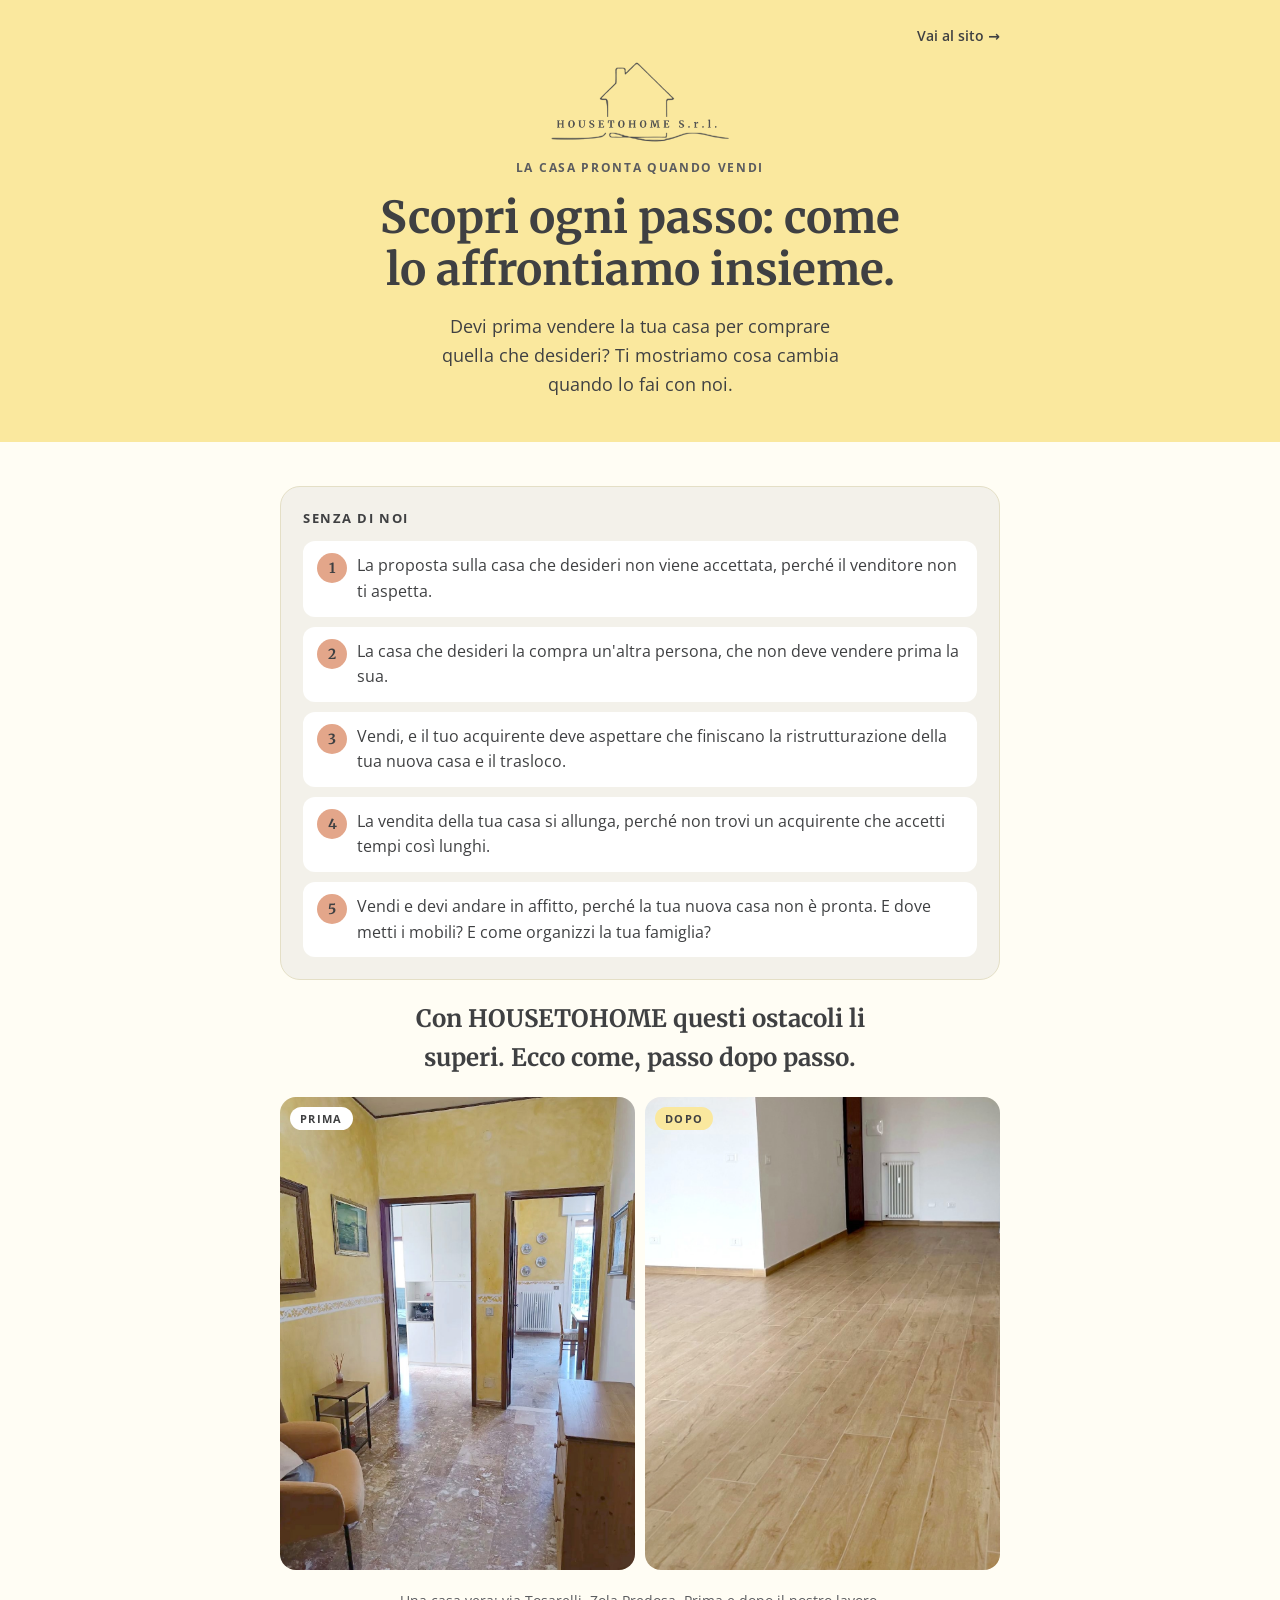
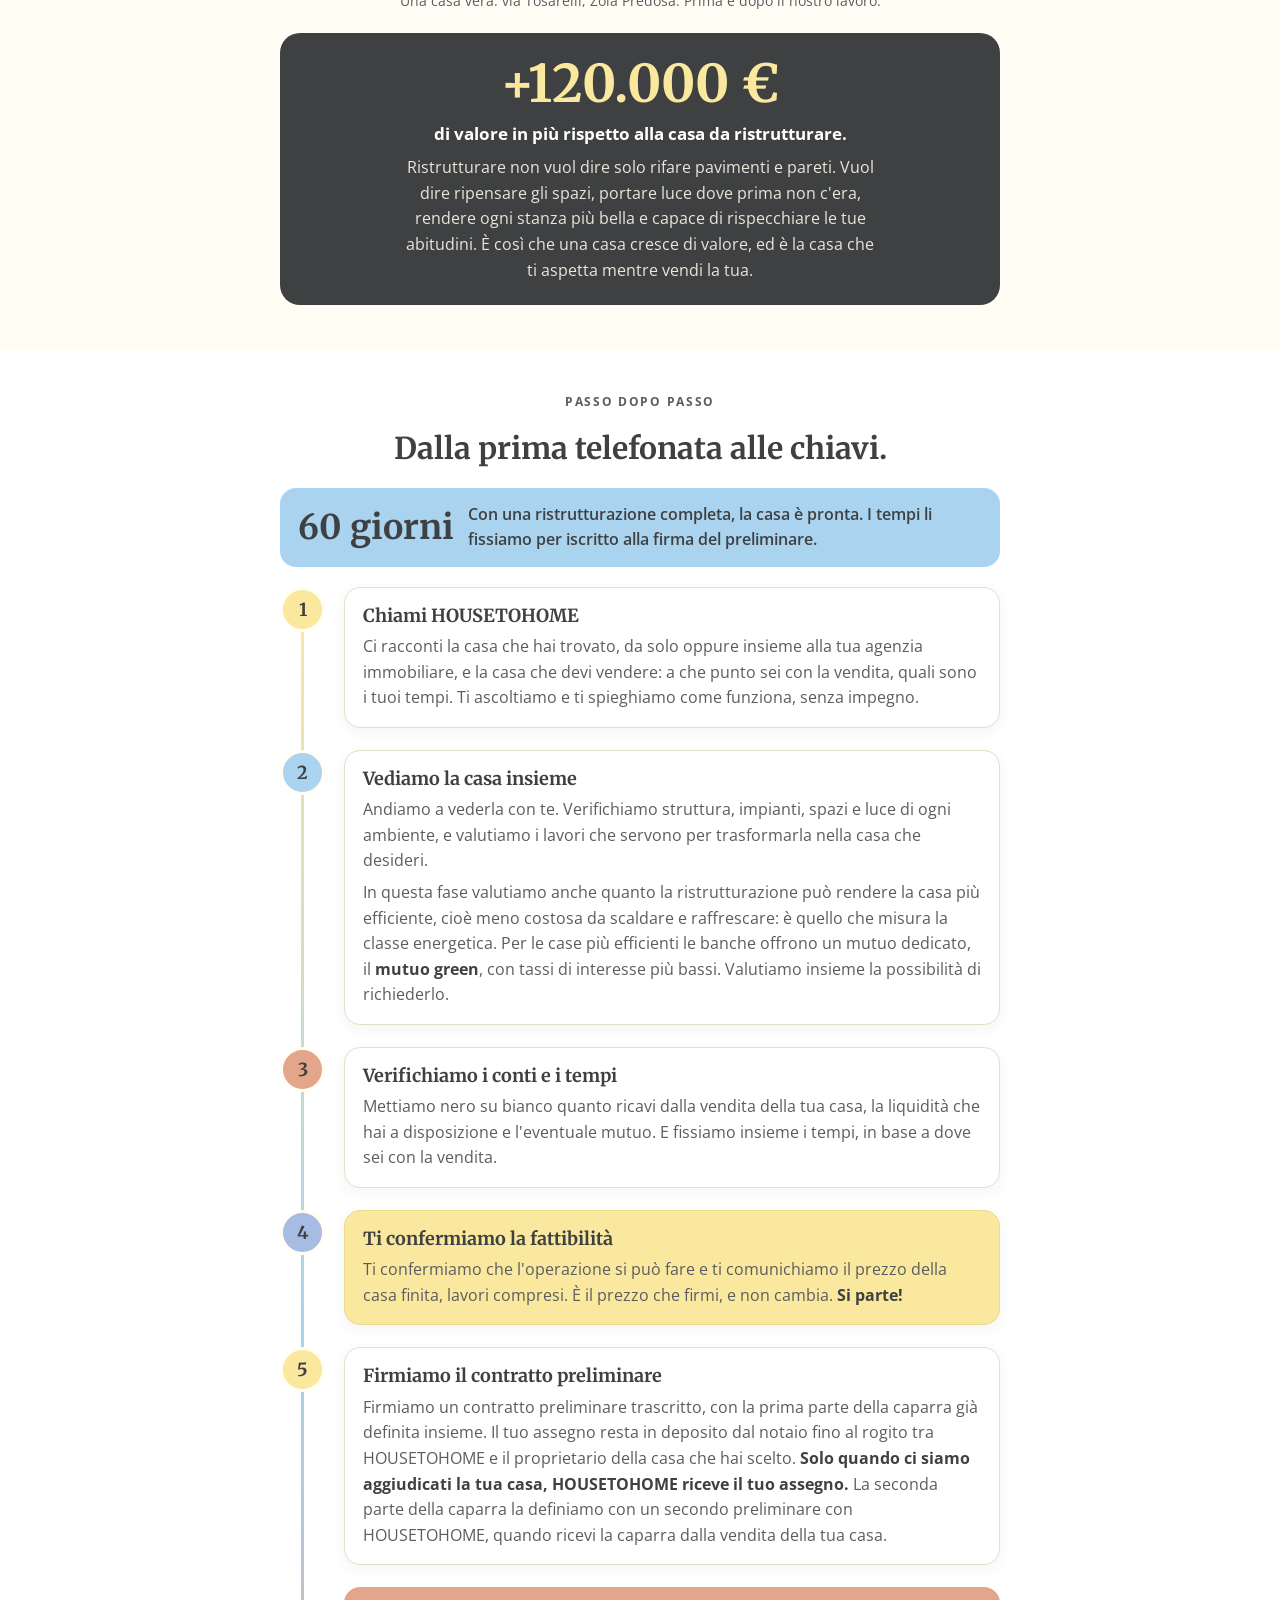
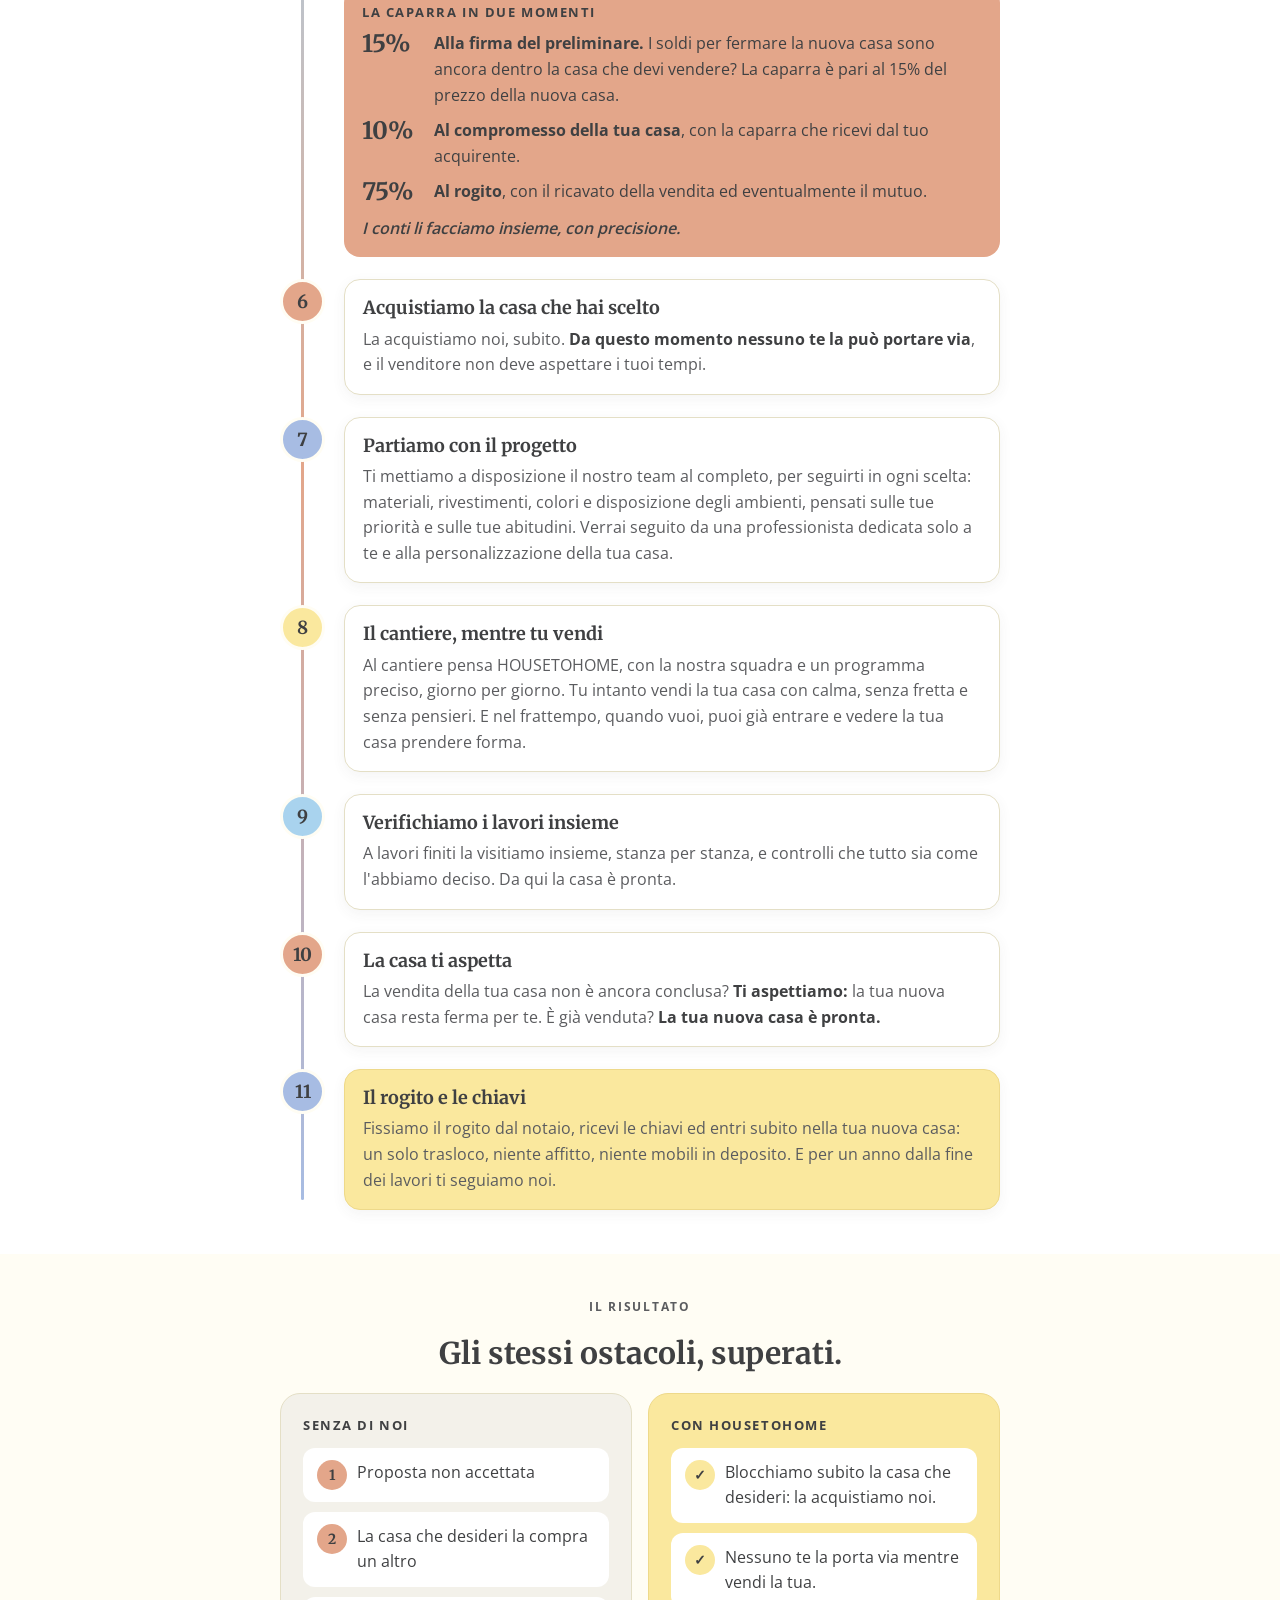
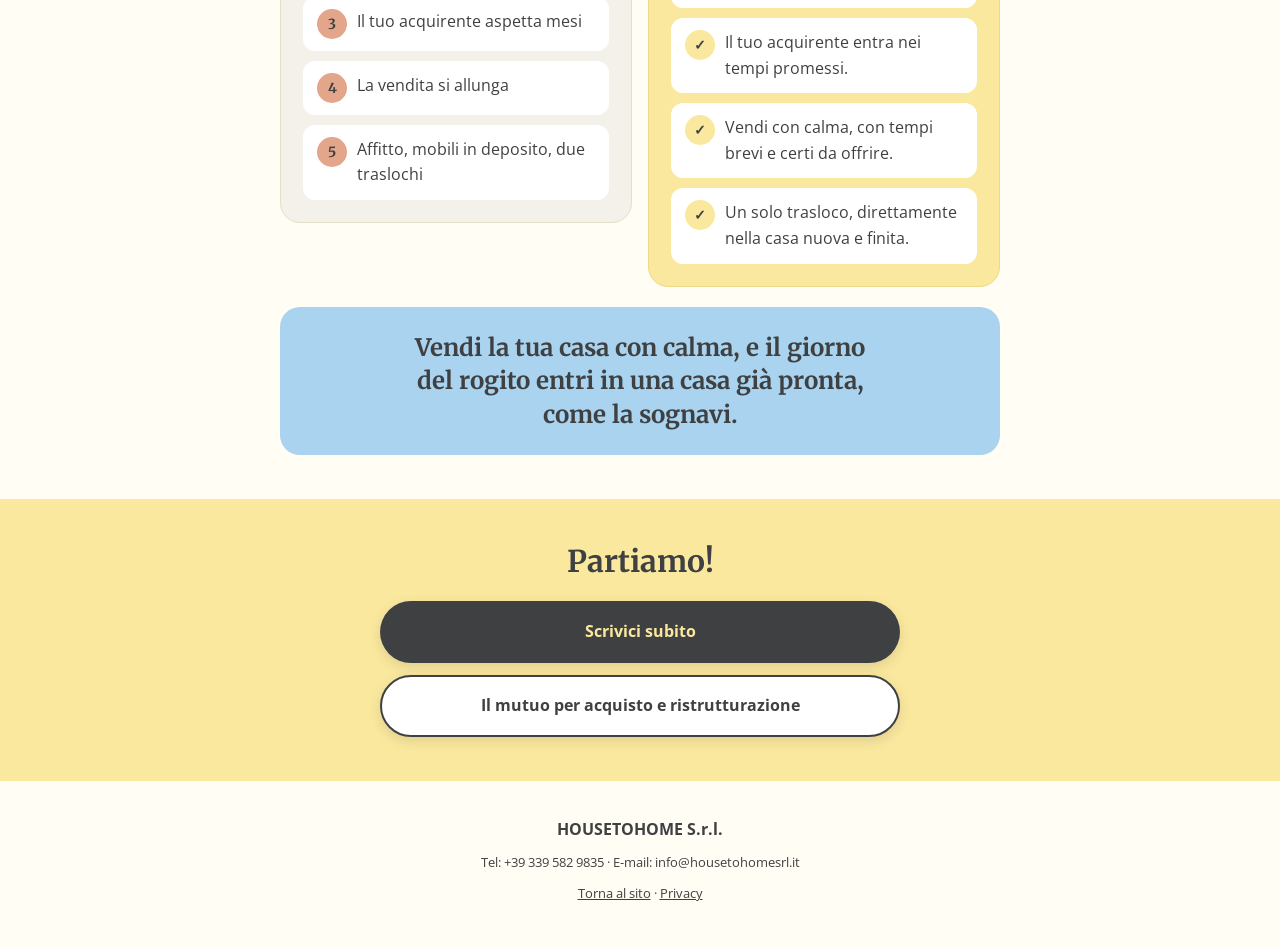
<file: vendita/index.html>
<!doctype html>
<html lang="it">
<head>
<meta charset="utf-8">
<meta name="viewport" content="width=device-width, initial-scale=1, viewport-fit=cover">
<title>La casa pronta quando vendi · HOUSETOHOME</title>
<meta name="description" content="Devi prima vendere la tua casa? Acquistiamo e ristrutturiamo la casa che desideri mentre tu vendi la tua. Scopri ogni passo, dalla prima telefonata alle chiavi.">
<link rel="stylesheet" href="../assets/fonts.css">
<style>
:root{
  --yellow:#FAE89E; --yellow-soft:#FAE89E; --azzurro:#A9D3EE; --mattone:#E3A68A; --blu:#A7BCE3;
  --paper:#FFFDF4; --card:#FFFFFF; --ink:#3F4042; --ink-soft:#5B5C5F; --rule:#E4DFC6;
  --display:'Merriweather', Georgia, 'Times New Roman', serif;
  --body:'Open Sans', system-ui, -apple-system, 'Segoe UI', sans-serif;
  color-scheme: light;
}
*{box-sizing:border-box}
body{margin:0;background:var(--paper);color:var(--ink);font-family:var(--body);font-size:16px;line-height:1.6}
.band{padding-left:max(16px, env(safe-area-inset-left, 0px));padding-right:max(16px, env(safe-area-inset-right, 0px))}
.wrap{max-width:720px;margin:0 auto}
.yellow{background:var(--yellow)}
p{margin:0}
h1,h2,h3{font-family:var(--display);font-weight:700;color:var(--ink);text-wrap:balance;margin:0}
h1{font-size:clamp(28px,6.6vw,44px);line-height:1.18}
h2{font-size:clamp(22px,4.8vw,30px);line-height:1.25}
h3{font-size:18px;line-height:1.35}
.eyebrow{font:700 12px var(--body);letter-spacing:.14em;text-transform:uppercase;color:var(--ink-soft)}
.lead{font-size:18px;max-width:40ch}
header .wrap{padding-block:26px 44px;display:flex;flex-direction:column;gap:16px;align-items:center;text-align:center}
.logo{width:180px;height:auto;display:block}
.backs{align-self:stretch;display:flex;justify-content:space-between;gap:12px;flex-wrap:wrap}.backs .back:only-child,.backs .back[hidden]+.back{margin-left:auto}
.back{align-self:flex-start;font:600 14px var(--body);color:var(--ink);text-decoration:none}
section .wrap{padding-block:44px;display:flex;flex-direction:column;gap:20px}
.center{text-align:center;align-items:center}

/* esempio: senza di noi / con noi */
.case{border-radius:20px;padding:22px;display:flex;flex-direction:column;gap:14px}
.case.senza{background:#F3F1EA;border:1px solid var(--rule)}
.case.con{background:var(--yellow-soft);border:1px solid #EED98A}
.case .tit{font:700 13px var(--body);letter-spacing:.12em;text-transform:uppercase}
.rows{display:flex;flex-direction:column;gap:6px}
.row{display:flex;justify-content:space-between;gap:12px;align-items:baseline;border-bottom:1px dashed rgba(63,64,66,.2);padding-bottom:6px}
.row span:last-child{font-weight:700;white-space:nowrap}
.sum{display:flex;flex-wrap:wrap;align-items:center;justify-content:center;gap:6px 10px;font-family:var(--display);font-weight:700;font-size:clamp(15px,4vw,24px);background:var(--card);border-radius:14px;padding:14px}
.sum small{display:block;font:600 11px var(--body);letter-spacing:.1em;text-transform:uppercase;color:var(--ink-soft);text-align:center}
.sum .op{color:var(--ink-soft)}
.sum .tot{background:var(--yellow);border-radius:10px;padding:2px 10px;white-space:nowrap}
@media (max-width:480px){.sum .op:nth-of-type(2){display:none}.sum .tot{flex-basis:100%;text-align:center;margin-top:4px}}
.case .q{font-family:var(--display);font-style:italic;font-weight:700;font-size:clamp(22px,5.6vw,28px);line-height:1.3;text-wrap:balance}
.case .warn{font-weight:700}

/* linea del tempo */
.timeline{list-style:none;margin:0;padding:0;position:relative}
.timeline::before{content:"";position:absolute;left:21px;top:10px;bottom:10px;width:3px;border-radius:3px;background:linear-gradient(var(--yellow),var(--azzurro),var(--mattone),var(--blu))}
.step{position:relative;padding:0 0 22px 64px}
.step:last-child{padding-bottom:0}
.step .n{position:absolute;left:0;top:0;width:45px;height:45px;border-radius:50%;display:grid;place-items:center;font:700 18px var(--display);background:var(--yellow);border:3px solid var(--paper)}
.step:nth-child(4n+2) .n{background:var(--azzurro)}
.step:nth-child(4n+3) .n{background:var(--mattone)}
.step:nth-child(4n+4) .n{background:var(--blu)}
.step .box{background:var(--card);border:1px solid var(--rule);border-radius:16px;padding:16px 18px;display:flex;flex-direction:column;gap:6px;box-shadow:0 4px 14px rgba(63,64,66,.06)}
.step .box p{color:var(--ink-soft)}
.step .box p strong{color:var(--ink)}
.step.go .box{background:var(--yellow-soft);border-color:#EED98A}
.reveal{opacity:0;transform:translateY(18px);transition:opacity .6s ease,transform .6s ease}
.reveal.on{opacity:1;transform:none}
@media (prefers-reduced-motion:reduce){.reveal{opacity:1;transform:none;transition:none}}

/* casa vera */
.real{display:grid;grid-template-columns:1fr 1fr;gap:10px}
.real figure{margin:0;position:relative;border-radius:16px;overflow:hidden;aspect-ratio:3/4;max-width:100%;background:#EFEADA}
.real img{width:100%;height:100%;object-fit:cover;display:block}
.real .tag{position:absolute;left:10px;top:10px;font:700 11px var(--body);letter-spacing:.12em;text-transform:uppercase;background:var(--card);padding:4px 10px;border-radius:999px}
.real .tag.dopo{background:var(--yellow)}
.real-cap{font-size:14px;color:var(--ink-soft);text-align:center}
.faq{background:var(--card);border:2px solid var(--ink);border-radius:20px;padding:22px;display:flex;flex-direction:column;gap:10px}
.faq .qq{font-family:var(--display);font-style:italic;font-size:clamp(18px,4.2vw,22px);line-height:1.4}
.faq .yes{font-family:var(--display);font-weight:700;font-size:20px;background:var(--yellow);align-self:flex-start;padding:2px 12px;border-radius:8px}
.time{display:flex;align-items:center;gap:14px;background:var(--azzurro);border-radius:16px;padding:14px 18px;font-weight:600}
@media (max-width:480px){.time{flex-direction:column;text-align:center;gap:6px}}
.time b{font-family:var(--display);font-size:clamp(26px,6vw,34px);line-height:1;white-space:nowrap}
.value{background:var(--ink);color:#fff;border-radius:20px;padding:22px;display:flex;flex-direction:column;gap:8px;text-align:center;align-items:center}
.value .v-num{font-family:var(--display);font-weight:700;font-size:clamp(34px,9vw,52px);line-height:1.1;color:var(--yellow)}
.value .v-txt{font-weight:700;font-size:17px}
.value p:last-child{color:#E9E6DA;max-width:52ch}
.bridge{font-family:var(--display);font-weight:700;font-size:clamp(19px,4.4vw,24px);text-align:center;text-wrap:balance}
.probs{list-style:none;margin:0;padding:0;display:flex;flex-direction:column;gap:10px}
.probs li{display:grid;grid-template-columns:30px 1fr;gap:10px;align-items:start;background:var(--card);border-radius:12px;padding:12px 14px}
.probs li b{width:30px;height:30px;border-radius:50%;background:var(--mattone);display:grid;place-items:center;font:700 14px var(--display)}
.probs.ok li b{background:var(--yellow)}
.cap{list-style:none;padding:0 0 22px 64px}
.capbox{background:var(--mattone);border-radius:16px;padding:16px 18px;display:flex;flex-direction:column;gap:10px}
.cap-t{font:700 13px var(--body);letter-spacing:.12em;text-transform:uppercase}
.cap-row{display:grid;grid-template-columns:62px 1fr;gap:10px;align-items:start}
.cap-note{font-weight:600;font-style:italic}
.cap-row b{font-family:var(--display);font-size:24px;line-height:1.1}
/* finale */
.final{background:var(--azzurro);border-radius:20px;padding:24px;display:flex;flex-direction:column;gap:12px;text-align:center;align-items:center}
.final p.big{font-family:var(--display);font-weight:700;font-size:clamp(19px,4.4vw,24px);line-height:1.4;max-width:30ch}
.note{font-size:13px;color:var(--ink-soft)}
.note-big{font-weight:600;font-size:17px;text-align:center}
.ctas{display:flex;flex-direction:column;gap:12px;width:100%;max-width:520px}
.btn{display:flex;align-items:center;justify-content:center;gap:10px;text-align:center;min-height:62px;padding:12px 24px;border-radius:999px;font:700 16px/1.35 var(--body);text-decoration:none;box-shadow:0 4px 12px rgba(63,64,66,.14);transition:transform .15s ease}
.btn:hover{transform:translateY(-2px)}
.btn:focus-visible{outline:3px solid var(--ink);outline-offset:3px}
.btn.main{background:var(--ink);color:var(--yellow)}
.btn.alt{background:var(--card);color:var(--ink);border:2px solid var(--ink)}
footer .wrap{padding-block:36px 44px;display:flex;flex-direction:column;gap:10px;align-items:center;text-align:center}
footer a{color:var(--ink)}
.small{font-size:13px}
@media (min-width:720px){
  .cases{display:grid;grid-template-columns:1fr 1fr;gap:16px;align-items:start}
}
.cases{display:flex;flex-direction:column;gap:16px}
@media (min-width:720px){.cases{display:grid}}

/* titoli centrati su tutti i dispositivi */
h2,.eyebrow{text-align:center!important;text-wrap:balance;margin-left:auto;margin-right:auto}
</style>
</head>
<body>

<header class="band yellow">
  <div class="wrap">
    <nav class="backs" aria-label="Navigazione">
      <a class="back" id="indietro" href="/#ti-aiutiamo" hidden>← Torna indietro</a>
      <a class="back" href="/">Vai al sito →</a>
    </nav>
    <img class="logo" src="../assets/logo.png" alt="HOUSETOHOME S.r.l.">
    <p class="eyebrow">La casa pronta quando vendi</p>
    <h1>Scopri ogni passo: come lo affrontiamo insieme.</h1>
    <p class="lead">Devi prima vendere la tua casa per comprare quella che desideri? Ti mostriamo cosa cambia quando lo fai con noi.</p>
  </div>
</header>

<section class="band">
  <div class="wrap">
    <article class="case senza reveal">
      <p class="tit">Senza di noi</p>
      <ul class="probs">
      <li class="reveal"><b>1</b><span>La proposta sulla casa che desideri non viene accettata, perché il venditore non ti aspetta.</span></li>
      <li class="reveal"><b>2</b><span>La casa che desideri la compra un'altra persona, che non deve vendere prima la sua.</span></li>
      <li class="reveal"><b>3</b><span>Vendi, e il tuo acquirente deve aspettare che finiscano la ristrutturazione della tua nuova casa e il trasloco.</span></li>
      <li class="reveal"><b>4</b><span>La vendita della tua casa si allunga, perché non trovi un acquirente che accetti tempi così lunghi.</span></li>
      <li class="reveal"><b>5</b><span>Vendi e devi andare in affitto, perché la tua nuova casa non è pronta. E dove metti i mobili? E come organizzi la tua famiglia?</span></li>
      </ul>
    </article>
    <p class="bridge reveal">Con HOUSETOHOME questi ostacoli li superi. Ecco come, passo dopo passo.</p>
    <div class="real reveal">
      <figure><img src="../assets/media/lavori/b-tosarelli-prima.jpg" alt="Via Tosarelli prima dei lavori: ingresso con pareti gialle e pavimento in marmo rosso" loading="lazy"><span class="tag">Prima</span></figure>
      <figure><img src="../assets/media/lavori/b-casa4-ingresso-dopo.jpg" alt="Via Tosarelli dopo i lavori: ingresso aperto con pavimento effetto rovere" loading="lazy"><span class="tag dopo">Dopo</span></figure>
    </div>
    <p class="real-cap">Una casa vera: via Tosarelli, Zola Predosa. Prima e dopo il nostro lavoro.</p>
    <div class="value reveal">
      <p class="v-num">+120.000 €</p>
      <p class="v-txt">di valore in più rispetto alla casa da ristrutturare.</p>
      <p>Ristrutturare non vuol dire solo rifare pavimenti e pareti. Vuol dire ripensare gli spazi, portare luce dove prima non c'era, rendere ogni stanza più bella e capace di rispecchiare le tue abitudini. È così che una casa cresce di valore, ed è la casa che ti aspetta mentre vendi la tua.</p>
    </div>
  </div>
</section>

<section class="band" style="background:var(--card)">
  <div class="wrap">
    <p class="eyebrow">Passo dopo passo</p>
    <h2>Dalla prima telefonata alle chiavi.</h2>
    <div class="time reveal"><b>60 giorni</b><span>Con una ristrutturazione completa, la casa è pronta. I tempi li fissiamo per iscritto alla firma del preliminare.</span></div>
    <ol class="timeline">
      <li class="step reveal"><span class="n">1</span><div class="box"><h3>Chiami HOUSETOHOME</h3><p>Ci racconti la casa che hai trovato, da solo oppure insieme alla tua agenzia immobiliare, e la casa che devi vendere: a che punto sei con la vendita, quali sono i tuoi tempi. Ti ascoltiamo e ti spieghiamo come funziona, senza impegno.</p></div></li>
      <li class="step reveal"><span class="n">2</span><div class="box"><h3>Vediamo la casa insieme</h3><p>Andiamo a vederla con te. Verifichiamo struttura, impianti, spazi e luce di ogni ambiente, e valutiamo i lavori che servono per trasformarla nella casa che desideri.</p><p>In questa fase valutiamo anche quanto la ristrutturazione può rendere la casa più efficiente, cioè meno costosa da scaldare e raffrescare: è quello che misura la classe energetica. Per le case più efficienti le banche offrono un mutuo dedicato, il <strong>mutuo green</strong>, con tassi di interesse più bassi. Valutiamo insieme la possibilità di richiederlo.</p></div></li>
      <li class="step reveal"><span class="n">3</span><div class="box"><h3>Verifichiamo i conti e i tempi</h3><p>Mettiamo nero su bianco quanto ricavi dalla vendita della tua casa, la liquidità che hai a disposizione e l'eventuale mutuo. E fissiamo insieme i tempi, in base a dove sei con la vendita.</p></div></li>
      <li class="step reveal go"><span class="n">4</span><div class="box"><h3>Ti confermiamo la fattibilità</h3><p>Ti confermiamo che l'operazione si può fare e ti comunichiamo il prezzo della casa finita, lavori compresi. È il prezzo che firmi, e non cambia. <strong>Si parte!</strong></p></div></li>
      <li class="step reveal"><span class="n">5</span><div class="box"><h3>Firmiamo il contratto preliminare</h3><p>Firmiamo un contratto preliminare trascritto, con la prima parte della caparra già definita insieme. Il tuo assegno resta in deposito dal notaio fino al rogito tra HOUSETOHOME e il proprietario della casa che hai scelto. <strong>Solo quando ci siamo aggiudicati la tua casa, HOUSETOHOME riceve il tuo assegno.</strong> La seconda parte della caparra la definiamo con un secondo preliminare con HOUSETOHOME, quando ricevi la caparra dalla vendita della tua casa.</p></div></li>
      <li class="cap reveal"><div class="capbox"><p class="cap-t">La caparra in due momenti</p>
        <div class="cap-row"><b>15%</b><span><strong>Alla firma del preliminare.</strong> I soldi per fermare la nuova casa sono ancora dentro la casa che devi vendere? La caparra è pari al 15% del prezzo della nuova casa.</span></div>
        <div class="cap-row"><b>10%</b><span><strong>Al compromesso della tua casa</strong>, con la caparra che ricevi dal tuo acquirente.</span></div>
        <div class="cap-row"><b>75%</b><span><strong>Al rogito</strong>, con il ricavato della vendita ed eventualmente il mutuo.</span></div>
        <p class="cap-note">I conti li facciamo insieme, con precisione.</p>
      </div></li>
      <li class="step reveal"><span class="n">6</span><div class="box"><h3>Acquistiamo la casa che hai scelto</h3><p>La acquistiamo noi, subito. <strong>Da questo momento nessuno te la può portare via</strong>, e il venditore non deve aspettare i tuoi tempi.</p></div></li>
      <li class="step reveal"><span class="n">7</span><div class="box"><h3>Partiamo con il progetto</h3><p>Ti mettiamo a disposizione il nostro team al completo, per seguirti in ogni scelta: materiali, rivestimenti, colori e disposizione degli ambienti, pensati sulle tue priorità e sulle tue abitudini. Verrai seguito da una professionista dedicata solo a te e alla personalizzazione della tua casa.</p></div></li>
      <li class="step reveal"><span class="n">8</span><div class="box"><h3>Il cantiere, mentre tu vendi</h3><p>Al cantiere pensa HOUSETOHOME, con la nostra squadra e un programma preciso, giorno per giorno. Tu intanto vendi la tua casa con calma, senza fretta e senza pensieri. E nel frattempo, quando vuoi, puoi già entrare e vedere la tua casa prendere forma.</p></div></li>
      <li class="step reveal"><span class="n">9</span><div class="box"><h3>Verifichiamo i lavori insieme</h3><p>A lavori finiti la visitiamo insieme, stanza per stanza, e controlli che tutto sia come l'abbiamo deciso. Da qui la casa è pronta.</p></div></li>
      <li class="step reveal"><span class="n">10</span><div class="box"><h3>La casa ti aspetta</h3><p>La vendita della tua casa non è ancora conclusa? <strong>Ti aspettiamo:</strong> la tua nuova casa resta ferma per te. È già venduta? <strong>La tua nuova casa è pronta.</strong></p></div></li>
      <li class="step reveal go"><span class="n">11</span><div class="box"><h3>Il rogito e le chiavi</h3><p>Fissiamo il rogito dal notaio, ricevi le chiavi ed entri subito nella tua nuova casa: un solo trasloco, niente affitto, niente mobili in deposito. E per un anno dalla fine dei lavori ti seguiamo noi.</p></div></li>
    </ol>
  </div>
</section>

<section class="band">
  <div class="wrap">
    <p class="eyebrow">Il risultato</p>
    <h2>Gli stessi ostacoli, superati.</h2>
    <div class="cases">
      <article class="case senza reveal">
        <p class="tit">Senza di noi</p>
        <ul class="probs">
          <li><b>1</b><span>Proposta non accettata</span></li>
          <li><b>2</b><span>La casa che desideri la compra un altro</span></li>
          <li><b>3</b><span>Il tuo acquirente aspetta mesi</span></li>
          <li><b>4</b><span>La vendita si allunga</span></li>
          <li><b>5</b><span>Affitto, mobili in deposito, due traslochi</span></li>
        </ul>
      </article>
      <article class="case con reveal">
        <p class="tit">Con HOUSETOHOME</p>
        <ul class="probs ok">
      <li class="reveal"><b>✓</b><span>Blocchiamo subito la casa che desideri: la acquistiamo noi.</span></li>
      <li class="reveal"><b>✓</b><span>Nessuno te la porta via mentre vendi la tua.</span></li>
      <li class="reveal"><b>✓</b><span>Il tuo acquirente entra nei tempi promessi.</span></li>
      <li class="reveal"><b>✓</b><span>Vendi con calma, con tempi brevi e certi da offrire.</span></li>
      <li class="reveal"><b>✓</b><span>Un solo trasloco, direttamente nella casa nuova e finita.</span></li>
        </ul>
      </article>
    </div>
    <div class="final reveal">
      <p class="big">Vendi la tua casa con calma, e il giorno del rogito entri in una casa già pronta, come la sognavi.</p>
    </div>
  </div>
</section>

<section class="band yellow" id="inizia">
  <div class="wrap center">
    <h2>Partiamo!</h2>
    <div class="ctas">
      <a class="btn main" href="../sondaggio/#vendita">Scrivici subito</a>
      <a class="btn alt" href="../mutuo/">Il mutuo per acquisto e ristrutturazione</a>
    </div>
  </div>
</section>

<footer class="band">
  <div class="wrap">
    <p><strong>HOUSETOHOME S.r.l.</strong></p>
    <p class="small">Tel: +39 339 582 9835 · E-mail: info@housetohomesrl.it</p>
    <p class="small"><a href="/">Torna al sito</a> · <a href="../privacy/">Privacy</a></p>
  </div>
</footer>

<script>
(function(){
  var els=document.querySelectorAll(".reveal");
  if(!("IntersectionObserver" in window)){els.forEach(function(e){e.classList.add("on")});return;}
  var io=new IntersectionObserver(function(en){en.forEach(function(x){if(x.isIntersecting){x.target.classList.add("on");io.unobserve(x.target);}})},{threshold:.15});
  els.forEach(function(e){io.observe(e)});
})();
</script>
<script src="/assets/uscita.js" defer></script>
<script>(function(){var b=document.getElementById('indietro');try{if(history.length>1&&document.referrer&&new URL(document.referrer).origin===location.origin){b.hidden=false;b.addEventListener('click',function(e){e.preventDefault();history.back();});}}catch(e){}})();</script>
</body>
</html>
</file>
<file: assets/fonts.css>
@font-face{font-family:'Merriweather';font-style:normal;font-weight:400;font-display:swap;src:url(fonts/merriweather-latin-400-normal.woff2) format('woff2')}
@font-face{font-family:'Merriweather';font-style:italic;font-weight:400;font-display:swap;src:url(fonts/merriweather-latin-400-italic.woff2) format('woff2')}
@font-face{font-family:'Merriweather';font-style:normal;font-weight:700;font-display:swap;src:url(fonts/merriweather-latin-700-normal.woff2) format('woff2')}
@font-face{font-family:'Open Sans';font-style:normal;font-weight:400;font-display:swap;src:url(fonts/open-sans-latin-400-normal.woff2) format('woff2')}
@font-face{font-family:'Open Sans';font-style:normal;font-weight:600;font-display:swap;src:url(fonts/open-sans-latin-600-normal.woff2) format('woff2')}
@font-face{font-family:'Open Sans';font-style:normal;font-weight:700;font-display:swap;src:url(fonts/open-sans-latin-700-normal.woff2) format('woff2')}
</file>
